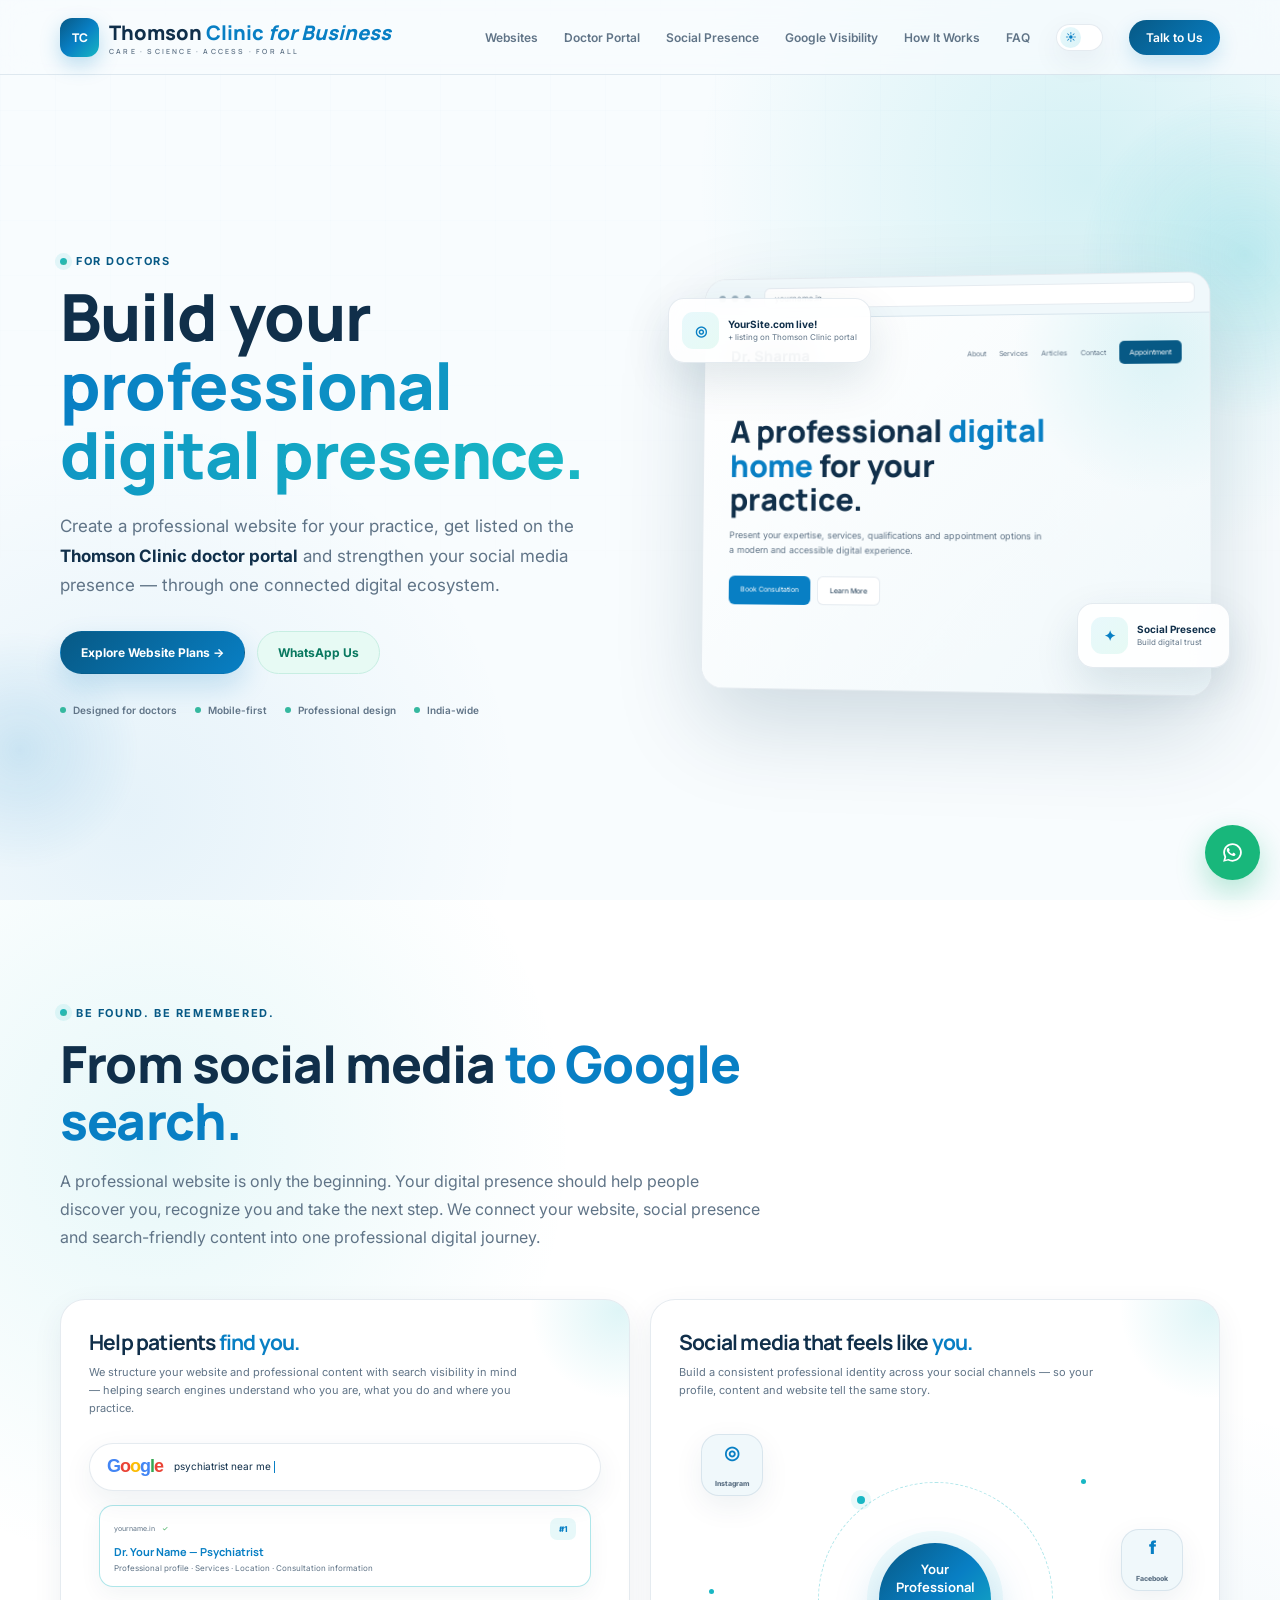
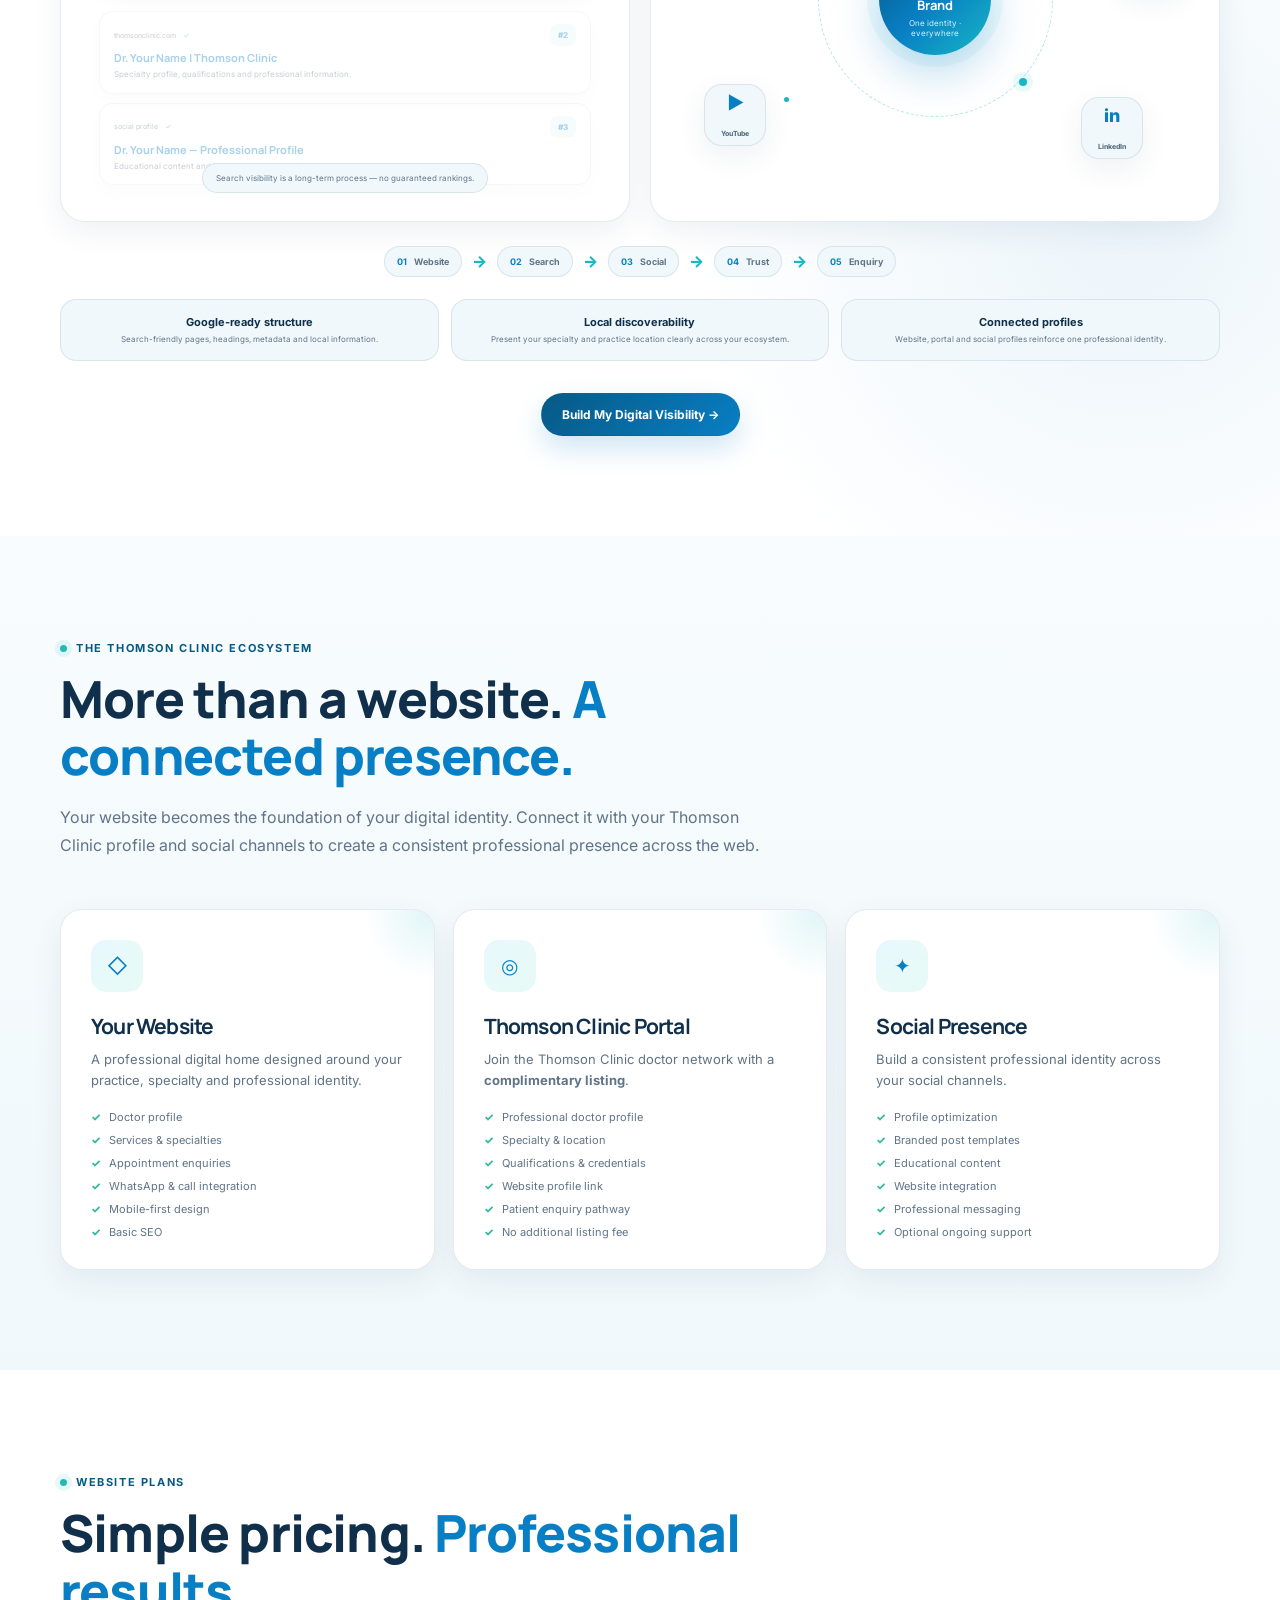
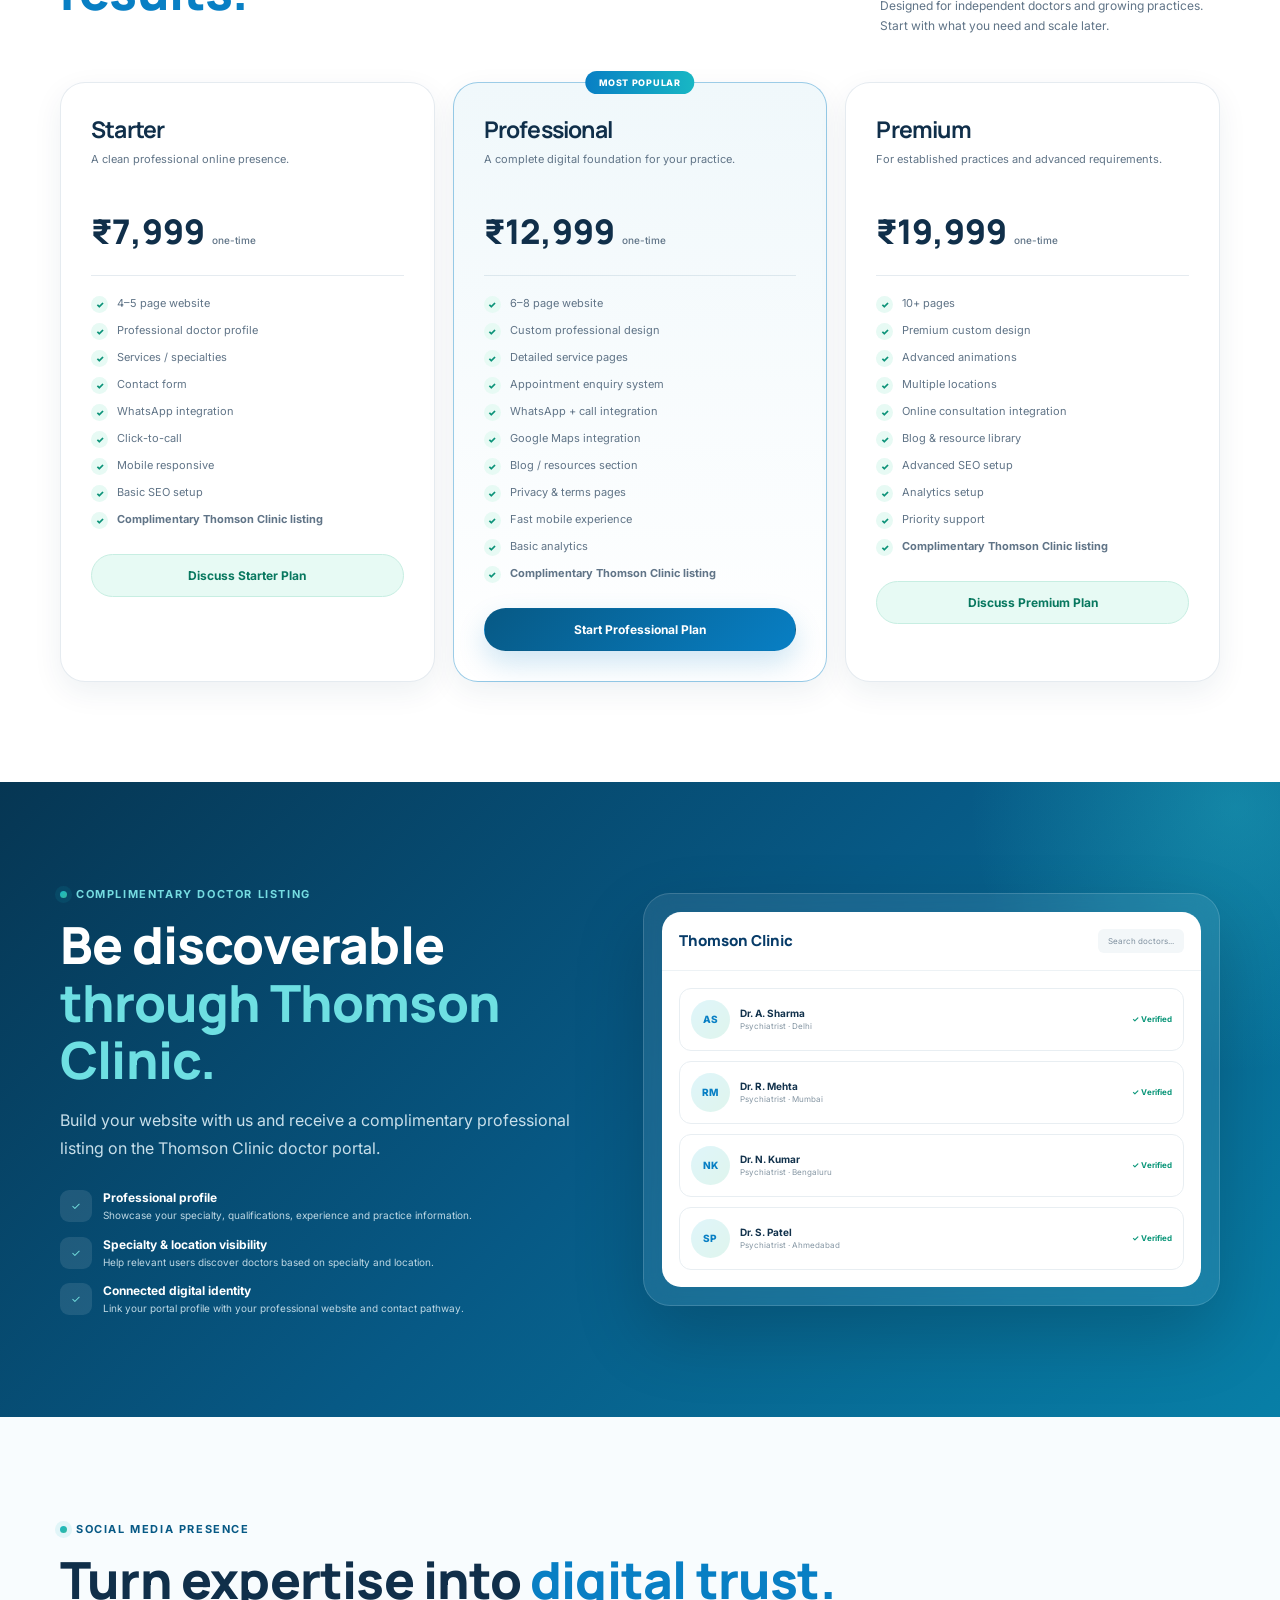
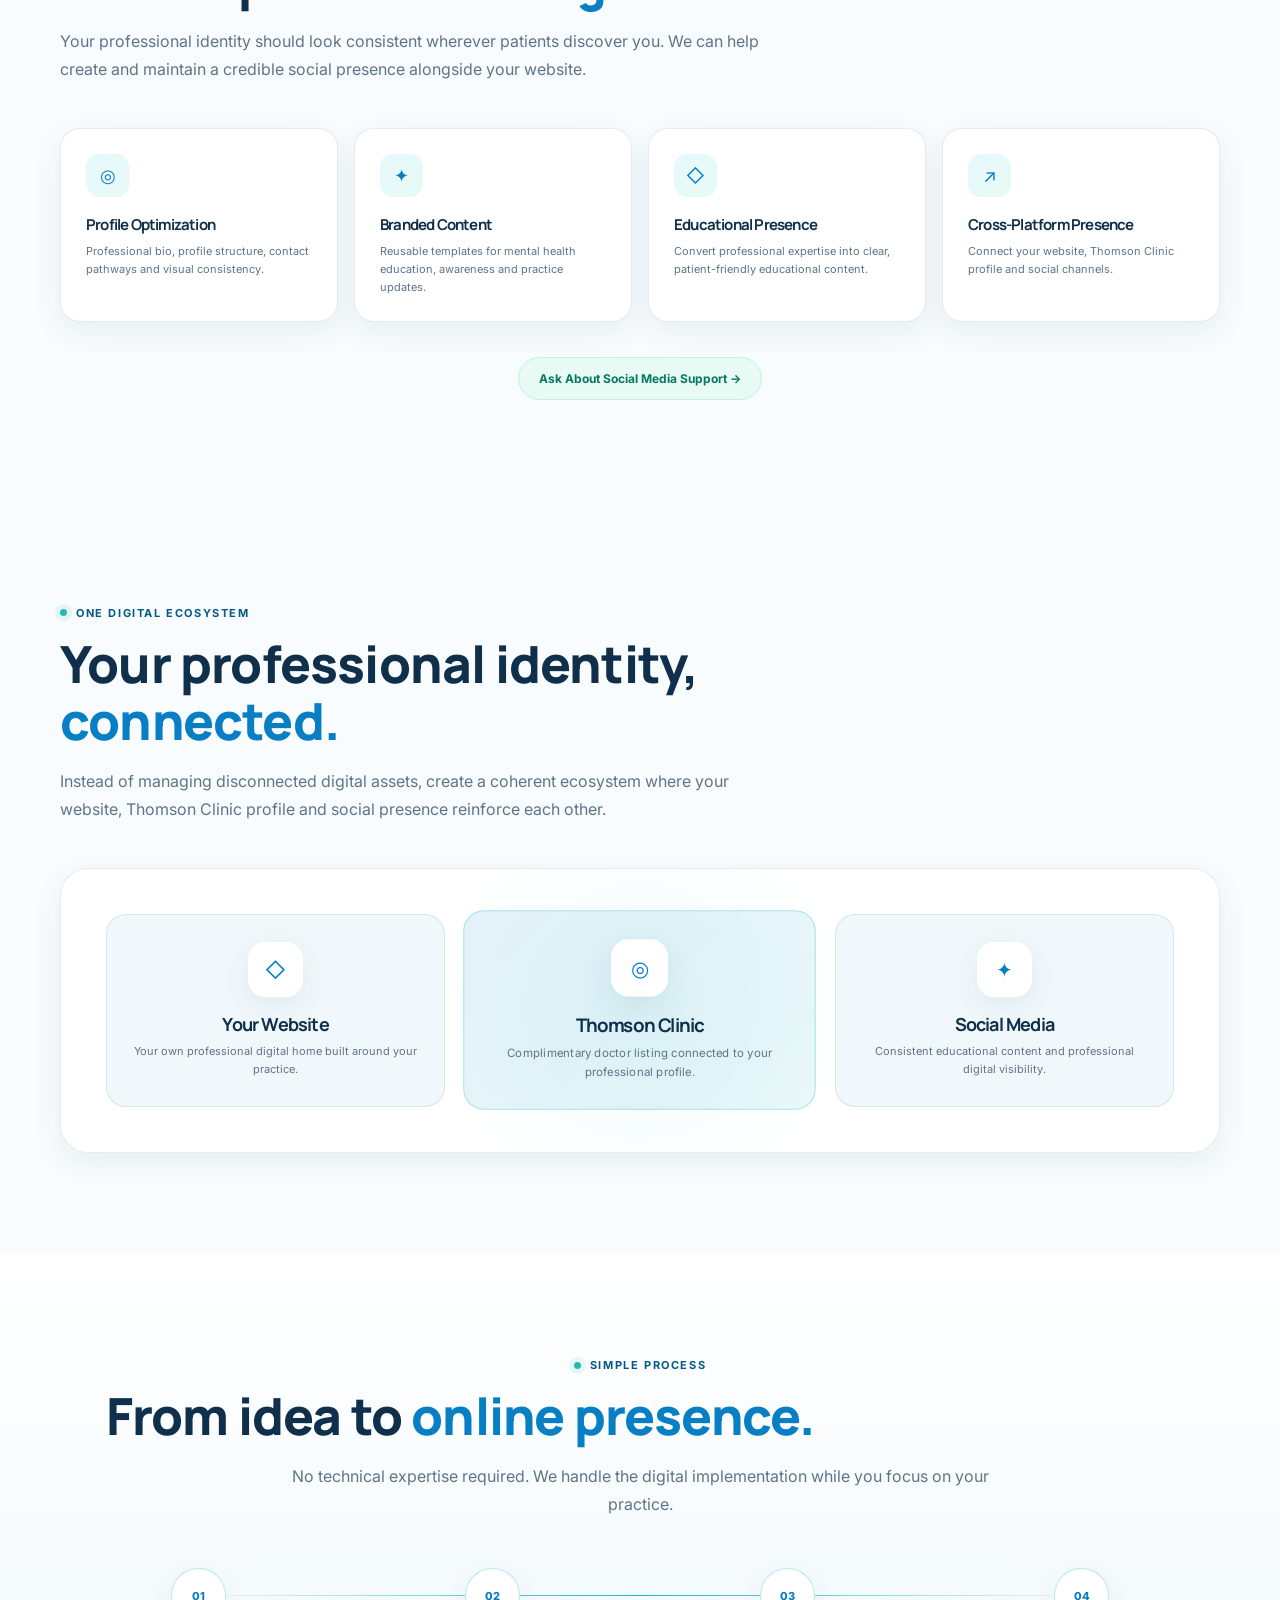
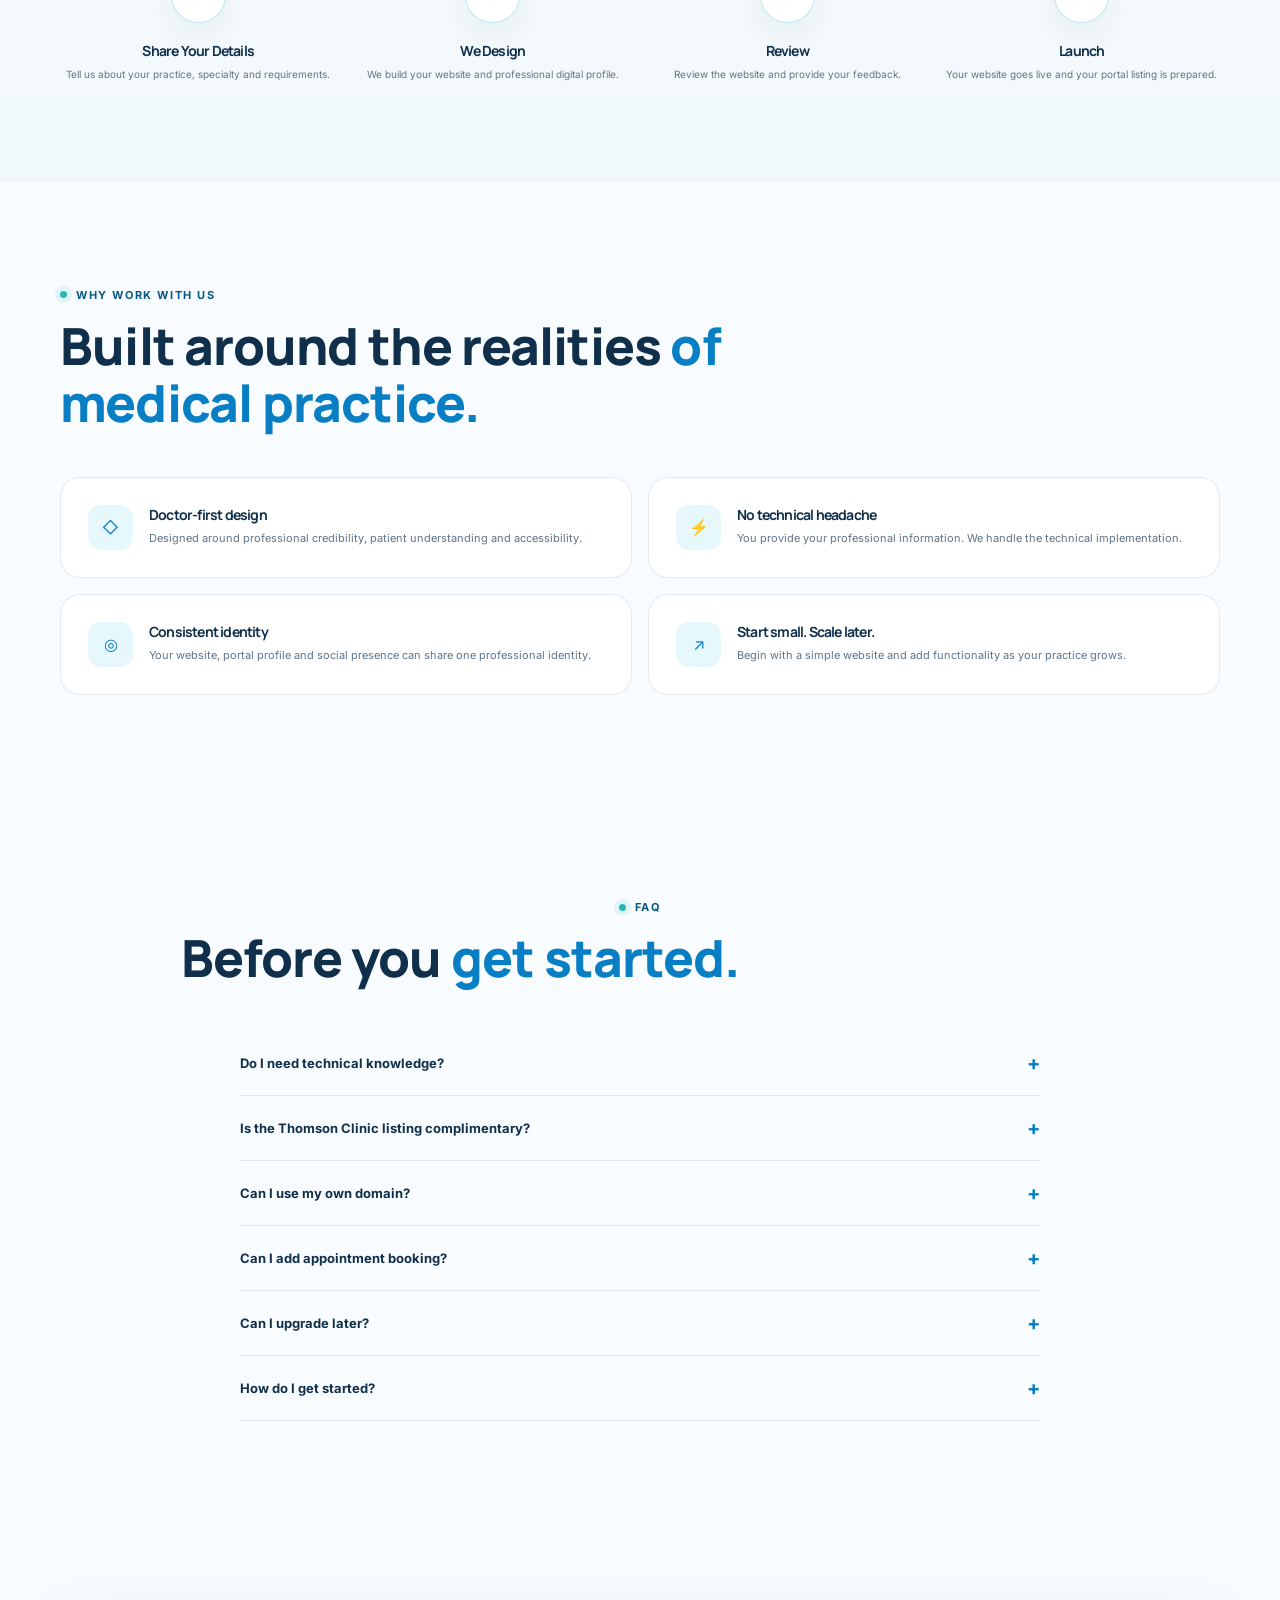
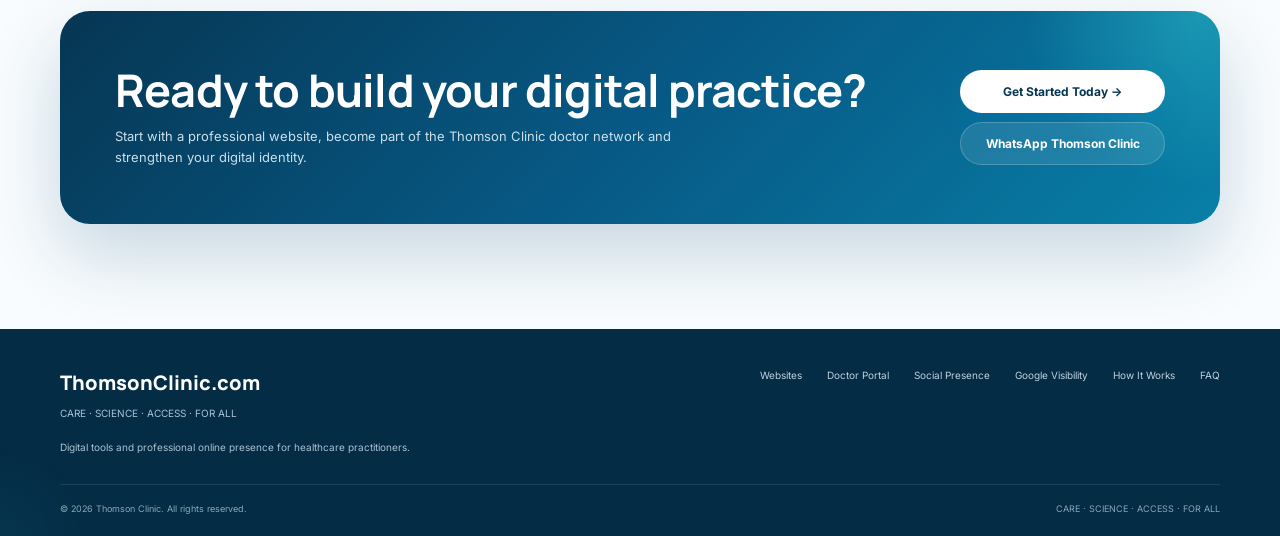
<file: index.html>
<!DOCTYPE html>
<html lang="en">
<head>

<meta charset="UTF-8">

<meta name="viewport"
      content="width=device-width, initial-scale=1.0">

<meta name="description"
      content="Thomson Clinic for Doctors — Professional websites, complimentary doctor portal listing and digital presence solutions for healthcare professionals.">

<meta name="theme-color" content="#075985">

<title>For Doctors | Thomson Clinic</title>


<!-- =====================================================
     FONTS
===================================================== -->

<link rel="preconnect"
      href="https://fonts.googleapis.com">

<link rel="preconnect"
      href="https://fonts.gstatic.com"
      crossorigin>

<link href="https://fonts.googleapis.com/css2?family=Inter:wght@400;500;600;700&family=Manrope:wght@500;600;700;800&display=swap"
      rel="stylesheet">


<style>

/* =====================================================
   THOMSON CLINIC — DOCTORS
   LIGHT + DARK DESIGN SYSTEM
===================================================== */

:root{

    --primary:#075985;
    --primary-2:#087fc4;
    --cyan:#18b7c4;
    --teal:#35b89f;

    --bg:#f8fcfe;
    --surface:#ffffff;
    --surface-2:#f0f8fb;

    --text:#102f4a;
    --text-soft:#607487;

    --border:rgba(7,59,107,.10);

    --shadow:
        0 20px 60px rgba(5,55,85,.09);

    --shadow-small:
        0 10px 30px rgba(5,55,85,.07);

    --hero-glow:
        rgba(24,183,196,.16);

    --radius:22px;

    --ease:
        cubic-bezier(.2,.8,.2,1);

}


/* =====================================================
   DARK MODE
===================================================== */

body.dark{

    --primary:#67d7e1;
    --primary-2:#42bfe0;
    --cyan:#55d9df;
    --teal:#5bd4b9;

    --bg:#07151f;
    --surface:#0c202d;
    --surface-2:#102b3a;

    --text:#edf9fc;
    --text-soft:#9db6c5;

    --border:rgba(157,220,232,.12);

    --shadow:
        0 25px 70px rgba(0,0,0,.30);

    --shadow-small:
        0 12px 35px rgba(0,0,0,.22);

    --hero-glow:
        rgba(24,183,196,.13);

}


/* =====================================================
   RESET
===================================================== */

*{
    margin:0;
    padding:0;
    box-sizing:border-box;
}

html{
    scroll-behavior:smooth;
}

body{

    font-family:"Inter",sans-serif;

    background:
        linear-gradient(
            180deg,
            var(--bg),
            var(--bg)
        );

    color:var(--text);

    overflow-x:hidden;

    transition:
        background .4s ease,
        color .4s ease;
}

body,
button,
a,
div,
section,
header,
footer{

    transition:
        background-color .35s ease,
        border-color .35s ease,
        color .35s ease;
}

a{
    text-decoration:none;
    color:inherit;
}

button{
    font-family:inherit;
}

.container{

    width:min(1160px,92%);

    margin:auto;
}

.section{

    padding:100px 0;

    position:relative;
}

.section-label{

    display:inline-flex;

    align-items:center;

    gap:9px;

    font-size:11px;

    letter-spacing:1.6px;

    text-transform:uppercase;

    font-weight:700;

    color:var(--primary);

    margin-bottom:15px;
}

.section-label::before{

    content:"";

    width:7px;
    height:7px;

    border-radius:50%;

    background:
        linear-gradient(
            135deg,
            var(--cyan),
            var(--teal)
        );

    box-shadow:
        0 0 0 5px
        rgba(24,183,196,.10);
}


/* =====================================================
   TYPOGRAPHY
===================================================== */

h1,
h2,
h3{

    font-family:"Manrope",sans-serif;

    letter-spacing:-.8px;
}

.section-title{

    font-size:
        clamp(34px,4vw,52px);

    line-height:1.12;

    font-weight:800;

    color:var(--text);

    max-width:800px;

    margin-bottom:18px;
}

.section-title span{

    color:var(--primary-2);
}

.section-description{

    max-width:700px;

    font-size:16px;

    line-height:1.75;

    color:var(--text-soft);
}


/* =====================================================
   HEADER
===================================================== */

header{

    position:fixed;

    top:0;
    left:0;

    width:100%;

    z-index:1000;

    background:
        rgba(248,252,254,.78);

    backdrop-filter:
        blur(18px);

    border-bottom:
        1px solid var(--border);
}

body.dark header{

    background:
        rgba(7,21,31,.78);
}

header.scrolled{

    box-shadow:
        0 8px 35px rgba(0,0,0,.06);
}

.nav{

    min-height:74px;

    display:flex;

    align-items:center;

    justify-content:space-between;

    gap:25px;
}


/* =====================================================
   LOGO
===================================================== */

.logo{

    display:flex;

    align-items:center;

    gap:10px;

    font-family:"Manrope",sans-serif;

    font-size:20px;

    font-weight:800;

    color:var(--text);

    white-space:nowrap;
}

.logo-mark{

    width:39px;
    height:39px;

    display:grid;

    place-items:center;

    border-radius:12px;

    color:white;

    font-size:12px;

    font-weight:800;

    background:
        linear-gradient(
            135deg,
            #075985,
            #087fc4,
            #18b7c4
        );

    box-shadow:
        0 8px 20px
        rgba(8,127,196,.25);
}

.logo span{
    color:var(--primary-2);
}

.logo small{

    display:block;

    font-size:7px;

    letter-spacing:2.2px;

    color:var(--text-soft);

    font-weight:600;

    margin-top:1px;
}


/* =====================================================
   NAVIGATION
===================================================== */

.nav-links{

    display:flex;

    align-items:center;

    gap:26px;
}

.nav-links a{

    font-size:12px;

    font-weight:600;

    color:var(--text-soft);

    position:relative;
}

.nav-links a:not(.nav-cta)::after{

    content:"";

    position:absolute;

    left:0;
    bottom:-6px;

    width:0;
    height:2px;

    background:var(--cyan);

    transition:.3s;
}

.nav-links a:hover{

    color:var(--primary-2);
}

.nav-links a:hover::after{

    width:100%;
}


/* =====================================================
   THEME TOGGLE
===================================================== */

.theme-toggle{

    width:47px;
    height:27px;

    border-radius:100px;

    border:1px solid var(--border);

    background:var(--surface);

    cursor:pointer;

    padding:3px;

    position:relative;

    display:flex;

    align-items:center;

    box-shadow:var(--shadow-small);
}

.theme-toggle::before{

    content:"☀";

    width:21px;
    height:21px;

    border-radius:50%;

    display:grid;

    place-items:center;

    background:
        linear-gradient(
            135deg,
            #eaf9fc,
            #d9f3f7
        );

    color:#087fc4;

    font-size:11px;

    transform:translateX(0);

    transition:
        transform .35s var(--ease);
}

body.dark .theme-toggle::before{

    content:"☾";

    transform:translateX(20px);

    background:#163746;

    color:#69dce4;
}


/* NAV CTA */

.nav-cta{

    padding:10px 17px;

    border-radius:100px;

    color:white !important;

    background:
        linear-gradient(
            135deg,
            var(--primary),
            var(--primary-2)
        );

    box-shadow:
        0 8px 20px
        rgba(8,127,196,.18);
}

.nav-cta:hover{

    transform:translateY(-2px);
}


/* MOBILE */

.menu-btn{

    display:none;

    background:none;

    border:0;

    font-size:25px;

    color:var(--text);

    cursor:pointer;
}


/* =====================================================
   HERO
===================================================== */

.hero{

    min-height:100vh;

    padding:
        145px 0
        80px;

    display:flex;

    align-items:center;

    position:relative;

    overflow:hidden;

    background:
        radial-gradient(
            circle at 85% 20%,
            var(--hero-glow),
            transparent 30%
        ),
        radial-gradient(
            circle at 10% 90%,
            rgba(8,127,196,.08),
            transparent 28%
        );
}


/* GRID BACKGROUND */

.hero-grid-bg{

    position:absolute;

    inset:0;

    opacity:.35;

    background-image:

        linear-gradient(
            rgba(8,127,196,.045) 1px,
            transparent 1px
        ),

        linear-gradient(
            90deg,
            rgba(8,127,196,.045) 1px,
            transparent 1px
        );

    background-size:
        55px 55px;

    mask-image:
        linear-gradient(
            to bottom,
            black,
            transparent 80%
        );

    pointer-events:none;
}


/* GLOW ORBS */

.orb{

    position:absolute;

    border-radius:50%;

    filter:blur(1px);

    pointer-events:none;
}

.orb-1{

    width:330px;
    height:330px;

    right:-130px;
    top:90px;

    background:
        radial-gradient(
            circle,
            rgba(24,183,196,.20),
            transparent 70%
        );

    animation:
        orbMove 9s ease-in-out infinite;
}

.orb-2{

    width:240px;
    height:240px;

    left:-100px;
    bottom:30px;

    background:
        radial-gradient(
            circle,
            rgba(8,127,196,.14),
            transparent 70%
        );

    animation:
        orbMove 11s ease-in-out infinite reverse;
}

@keyframes orbMove{

    0%,100%{
        transform:translate(0,0);
    }

    50%{
        transform:translate(15px,-25px);
    }
}


.hero-grid{

    display:grid;

    grid-template-columns:
        1.02fr .98fr;

    gap:65px;

    align-items:center;

    position:relative;

    z-index:2;
}


/* HERO COPY */

.hero h1{

    font-size:
        clamp(43px,5.1vw,65px);

    line-height:1.06;

    font-weight:800;

    color:var(--text);

    max-width:680px;

    margin-bottom:22px;
}

.hero h1 span{

    background:
        linear-gradient(
            90deg,
            var(--primary-2),
            var(--cyan)
        );

    -webkit-background-clip:text;

    background-clip:text;

    color:transparent;
}

.hero-copy{

    color:var(--text-soft);

    font-size:17px;

    line-height:1.75;

    max-width:650px;

    margin-bottom:30px;
}

.hero-copy strong{

    color:var(--text);
}


/* HERO ACTIONS */

.hero-actions{

    display:flex;

    gap:12px;

    flex-wrap:wrap;
}

.btn{

    display:inline-flex;

    align-items:center;

    justify-content:center;

    gap:8px;

    padding:13px 20px;

    border-radius:100px;

    font-size:12px;

    font-weight:700;

    cursor:pointer;

    border:1px solid transparent;

    transition:
        transform .3s var(--ease),
        box-shadow .3s ease,
        background .3s ease;
}

.btn:hover{

    transform:translateY(-3px);
}

.btn-primary{

    color:white;

    background:
        linear-gradient(
            135deg,
            var(--primary),
            var(--primary-2)
        );

    box-shadow:
        0 12px 28px
        rgba(8,127,196,.20);
}

.btn-primary:hover{

    box-shadow:
        0 18px 35px
        rgba(8,127,196,.27);
}

.btn-outline{

    color:var(--text);

    background:var(--surface);

    border-color:var(--border);

    box-shadow:var(--shadow-small);
}

.btn-whatsapp{

    color:#08785f;

    background:#e7faf4;

    border-color:#c7eee2;
}

body.dark .btn-whatsapp{

    color:#66dfbf;

    background:#102e2a;

    border-color:#1d4d44;
}


/* TRUST */

.hero-trust{

    margin-top:30px;

    display:flex;

    flex-wrap:wrap;

    gap:18px;
}

.trust-item{

    display:flex;

    align-items:center;

    gap:7px;

    color:var(--text-soft);

    font-size:10px;

    font-weight:600;
}

.trust-dot{

    width:6px;
    height:6px;

    border-radius:50%;

    background:var(--teal);
}


/* =====================================================
   HERO VISUAL
===================================================== */

.hero-visual{

    min-height:500px;

    display:flex;

    align-items:center;

    justify-content:center;

    position:relative;
}


/* DEVICE */

.device{

    width:min(510px,100%);

    border-radius:22px;

    overflow:hidden;

    background:var(--surface);

    border:1px solid var(--border);

    box-shadow:
        0 35px 90px rgba(5,55,85,.17);

    transform:
        perspective(1100px)
        rotateY(-5deg)
        rotateX(2deg);

    animation:
        deviceFloat 7s ease-in-out infinite;

    transition:
        transform .5s var(--ease);
}

.device:hover{

    transform:
        perspective(1100px)
        rotateY(0)
        rotateX(0)
        translateY(-8px);
}

@keyframes deviceFloat{

    0%,100%{
        transform:
            perspective(1100px)
            rotateY(-5deg)
            rotateX(2deg)
            translateY(0);
    }

    50%{
        transform:
            perspective(1100px)
            rotateY(-3deg)
            rotateX(2deg)
            translateY(-12px);
    }
}

.device-top{

    height:40px;

    display:flex;

    align-items:center;

    gap:6px;

    padding:0 14px;

    background:
        var(--surface-2);

    border-bottom:
        1px solid var(--border);
}

.device-dot{

    width:7px;
    height:7px;

    border-radius:50%;

    background:#9cb1be;
}

.device-address{

    margin-left:8px;

    flex:1;

    height:21px;

    border-radius:6px;

    display:flex;

    align-items:center;

    padding-left:10px;

    font-size:8px;

    color:var(--text-soft);

    background:var(--surface);

    border:1px solid var(--border);
}

.device-screen{

    min-height:375px;

    padding:27px;

    background:
        radial-gradient(
            circle at 90% 10%,
            rgba(24,183,196,.12),
            transparent 25%
        ),
        linear-gradient(
            135deg,
            var(--surface),
            var(--surface-2)
        );
}

.mock-nav{

    display:flex;

    align-items:center;

    justify-content:space-between;

    margin-bottom:48px;
}

.mock-logo{

    font-family:"Manrope",sans-serif;

    font-size:15px;

    font-weight:800;

    color:var(--text);
}

.mock-links{

    display:flex;

    gap:13px;

    align-items:center;

    color:var(--text-soft);

    font-size:7px;
}

.mock-book{

    padding:7px 10px;

    border-radius:5px;

    color:white;

    background:var(--primary);
}

.mock-title{

    font-family:"Manrope",sans-serif;

    font-size:31px;

    line-height:1.12;

    font-weight:800;

    max-width:350px;

    color:var(--text);

    margin-bottom:12px;
}

.mock-title span{

    color:var(--primary-2);
}

.mock-description{

    max-width:320px;

    font-size:9px;

    line-height:1.65;

    color:var(--text-soft);

    margin-bottom:18px;
}

.mock-buttons{

    display:flex;

    gap:7px;
}

.mock-button{

    padding:9px 12px;

    font-size:7px;

    border-radius:6px;

    color:white;

    background:var(--primary-2);
}

.mock-button.alt{

    color:var(--text);

    background:var(--surface);

    border:1px solid var(--border);
}


/* =====================================================
   FLOATING CARDS
===================================================== */

.float-card{

    position:absolute;

    background:
        color-mix(
            in srgb,
            var(--surface) 88%,
            transparent
        );

    backdrop-filter:blur(16px);

    border:1px solid var(--border);

    border-radius:16px;

    padding:13px;

    box-shadow:
        0 18px 45px rgba(5,55,85,.12);

    z-index:4;

    animation:
        floatSmall 5.5s ease-in-out infinite;
}

@keyframes floatSmall{

    0%,100%{
        transform:translateY(0);
    }

    50%{
        transform:translateY(-9px);
    }
}

.float-portal{

    left:-15px;

    top:65px;
}

.float-social{

    right:-10px;

    bottom:65px;

    animation-delay:1.2s;
}

.float-row{

    display:flex;

    align-items:center;

    gap:9px;
}

.float-icon{

    width:37px;
    height:37px;

    display:grid;

    place-items:center;

    border-radius:11px;

    background:
        linear-gradient(
            135deg,
            #e8f8fc,
            #e6faf4
        );

    color:var(--primary-2);

    font-weight:800;

    font-size:14px;
}

.float-title{

    font-size:10px;

    font-weight:700;

    color:var(--text);
}

.float-sub{

    font-size:8px;

    color:var(--text-soft);

    margin-top:2px;
}


/* =====================================================
   ECOSYSTEM
===================================================== */

.ecosystem{

    background:
        linear-gradient(
            180deg,
            var(--bg),
            var(--surface-2)
        );
}

.eco-grid{

    margin-top:50px;

    display:grid;

    grid-template-columns:
        repeat(3,1fr);

    gap:18px;
}

.eco-card{

    position:relative;

    padding:30px;

    border-radius:var(--radius);

    background:var(--surface);

    border:1px solid var(--border);

    overflow:hidden;

    box-shadow:var(--shadow-small);

    transition:
        transform .4s var(--ease),
        box-shadow .4s ease;
}

.eco-card::before{

    content:"";

    position:absolute;

    width:130px;
    height:130px;

    right:-60px;
    top:-60px;

    border-radius:50%;

    background:
        radial-gradient(
            circle,
            rgba(24,183,196,.13),
            transparent 70%
        );
}

.eco-card:hover{

    transform:translateY(-8px);

    box-shadow:var(--shadow);
}

.eco-icon{

    width:52px;
    height:52px;

    display:grid;

    place-items:center;

    border-radius:15px;

    background:
        linear-gradient(
            135deg,
            #e6f8fc,
            #e8faf5
        );

    color:var(--primary-2);

    font-size:20px;

    margin-bottom:20px;
}

.eco-card h3{

    font-size:21px;

    margin-bottom:9px;

    color:var(--text);
}

.eco-card p{

    font-size:13px;

    line-height:1.65;

    color:var(--text-soft);

    margin-bottom:18px;
}

.eco-list{

    list-style:none;

    display:grid;

    gap:9px;
}

.eco-list li{

    display:flex;

    gap:8px;

    font-size:11px;

    color:var(--text-soft);
}

.eco-list li::before{

    content:"✓";

    color:var(--teal);

    font-weight:800;
}


/* =====================================================
   PRICING
===================================================== */

.plans{

    background:var(--surface);
}

.plans-head{

    display:flex;

    align-items:end;

    justify-content:space-between;

    gap:30px;

    margin-bottom:45px;
}

.plans-note{

    max-width:340px;

    font-size:12px;

    line-height:1.7;

    color:var(--text-soft);
}

.plan-grid{

    display:grid;

    grid-template-columns:
        repeat(3,1fr);

    gap:18px;
}

.plan{

    position:relative;

    padding:30px;

    border-radius:25px;

    background:var(--surface);

    border:1px solid var(--border);

    box-shadow:var(--shadow-small);

    transition:
        transform .4s var(--ease),
        box-shadow .4s ease;
}

.plan:hover{

    transform:translateY(-8px);

    box-shadow:var(--shadow);
}

.plan.popular{

    border:
        1.5px solid
        rgba(8,127,196,.40);

    background:
        linear-gradient(
            180deg,
            var(--surface-2),
            var(--surface)
        );
}

.popular-label{

    position:absolute;

    top:-12px;

    left:50%;

    transform:translateX(-50%);

    padding:6px 14px;

    border-radius:100px;

    background:
        linear-gradient(
            90deg,
            var(--primary-2),
            var(--cyan)
        );

    color:white;

    font-size:9px;

    font-weight:800;

    letter-spacing:.7px;
}

.plan h3{

    font-size:23px;

    color:var(--text);

    margin-bottom:6px;
}

.plan-sub{

    color:var(--text-soft);

    font-size:11px;

    line-height:1.5;

    min-height:36px;
}

.price{

    font-family:"Manrope",sans-serif;

    font-size:34px;

    font-weight:800;

    color:var(--text);

    margin:21px 0;
}

.price small{

    font-family:"Inter",sans-serif;

    font-size:10px;

    font-weight:500;

    color:var(--text-soft);
}

.plan-divider{

    height:1px;

    background:var(--border);

    margin-bottom:20px;
}

.plan-features{

    list-style:none;

    display:grid;

    gap:10px;

    margin-bottom:25px;
}

.plan-features li{

    display:flex;

    gap:9px;

    font-size:11px;

    color:var(--text-soft);

    line-height:1.45;
}

.plan-features li::before{

    content:"✓";

    width:17px;
    height:17px;

    flex:none;

    display:grid;

    place-items:center;

    border-radius:50%;

    background:#e7faf4;

    color:#0b9278;

    font-size:9px;

    font-weight:900;
}

.plan .btn{

    width:100%;
}


/* =====================================================
   PORTAL
===================================================== */

.portal-section{

    background:
        linear-gradient(
            135deg,
            #063653,
            #075985,
            #087fa7
        );

    color:white;

    overflow:hidden;
}

.portal-section::before{

    content:"";

    position:absolute;

    width:550px;
    height:550px;

    right:-230px;
    top:-250px;

    border-radius:50%;

    background:
        radial-gradient(
            circle,
            rgba(48,211,219,.30),
            transparent 68%
        );

    animation:
        orbMove 9s infinite;
}

.portal-grid{

    display:grid;

    grid-template-columns:
        .95fr 1.05fr;

    gap:60px;

    align-items:center;

    position:relative;

    z-index:2;
}

.portal-section .section-label{

    color:#75dce1;
}

.portal-section .section-title{

    color:white;
}

.portal-section .section-title span{

    color:#6edfe2;
}

.portal-section .section-description{

    color:#c8dfea;
}


/* BENEFITS */

.portal-benefits{

    margin-top:28px;

    display:grid;

    gap:13px;
}

.portal-benefit{

    display:flex;

    gap:11px;

    align-items:flex-start;
}

.portal-benefit-icon{

    width:32px;
    height:32px;

    flex:none;

    display:grid;

    place-items:center;

    border-radius:9px;

    background:
        rgba(255,255,255,.10);

    color:#75e1df;

    font-size:11px;
}

.portal-benefit strong{

    display:block;

    font-size:12px;

    margin-bottom:3px;
}

.portal-benefit span{

    display:block;

    color:#bed8e4;

    font-size:10px;

    line-height:1.55;
}


/* PORTAL MOCKUP */

.portal-preview{

    padding:18px;

    border-radius:27px;

    background:
        rgba(255,255,255,.08);

    border:1px solid rgba(255,255,255,.15);

    backdrop-filter:blur(14px);

    box-shadow:
        0 30px 70px rgba(0,0,0,.18);
}

.portal-inner{

    background:white;

    border-radius:19px;

    overflow:hidden;

    color:#17324a;
}

.portal-header{

    display:flex;

    align-items:center;

    justify-content:space-between;

    padding:17px;

    border-bottom:1px solid #edf2f5;
}

.portal-logo{

    font-family:"Manrope",sans-serif;

    font-weight:800;

    font-size:15px;

    color:#073b68;
}

.portal-search{

    font-size:8px;

    color:#7f909f;

    padding:7px 10px;

    border-radius:6px;

    background:#f3f7f9;
}

.doctor-list{

    padding:17px;

    display:grid;

    gap:10px;
}

.doctor{

    display:flex;

    align-items:center;

    gap:10px;

    padding:11px;

    border-radius:12px;

    border:1px solid #e8eef2;

    transition:.3s;
}

.doctor:hover{

    transform:translateX(5px);

    border-color:#b8e5eb;
}

.doctor-avatar{

    width:39px;
    height:39px;

    border-radius:50%;

    display:grid;

    place-items:center;

    background:
        linear-gradient(
            135deg,
            #dff5fa,
            #dff5ed
        );

    color:#087fc4;

    font-size:10px;

    font-weight:800;
}

.doctor-name{

    font-size:10px;

    font-weight:700;

    color:#12324c;
}

.doctor-meta{

    font-size:8px;

    color:#8596a3;

    margin-top:2px;
}

.verified{

    margin-left:auto;

    color:#0a9679;

    font-size:8px;

    font-weight:700;
}


/* =====================================================
   SOCIAL
===================================================== */

.social-section{

    background:var(--bg);
}

.social-grid{

    margin-top:45px;

    display:grid;

    grid-template-columns:
        repeat(4,1fr);

    gap:16px;
}

.social-card{

    padding:25px;

    background:var(--surface);

    border:1px solid var(--border);

    border-radius:20px;

    box-shadow:var(--shadow-small);

    transition:
        transform .35s var(--ease),
        box-shadow .35s ease;
}

.social-card:hover{

    transform:translateY(-7px);

    box-shadow:var(--shadow);
}

.social-icon{

    width:43px;
    height:43px;

    display:grid;

    place-items:center;

    border-radius:13px;

    background:
        linear-gradient(
            135deg,
            #e6f8fc,
            #e8faf5
        );

    color:var(--primary-2);

    font-size:18px;

    margin-bottom:17px;
}

.social-card h3{

    font-size:15px;

    color:var(--text);

    margin-bottom:7px;
}

.social-card p{

    font-size:11px;

    line-height:1.65;

    color:var(--text-soft);
}


/* =====================================================
   ECOSYSTEM MAP
===================================================== */

.ecosystem-map{

    margin-top:45px;

    padding:45px;

    border-radius:28px;

    background:var(--surface);

    border:1px solid var(--border);

    box-shadow:var(--shadow-small);

    position:relative;

    overflow:hidden;
}

.ecosystem-map::before{

    content:"";

    position:absolute;

    inset:0;

    background:
        radial-gradient(
            circle at 50% 50%,
            rgba(24,183,196,.07),
            transparent 35%
        );

    pointer-events:none;
}

.map-grid{

    position:relative;

    z-index:2;

    display:grid;

    grid-template-columns:
        1fr 1fr 1fr;

    gap:25px;

    align-items:center;
}

.map-box{

    padding:27px;

    border-radius:20px;

    background:var(--surface-2);

    border:1px solid var(--border);

    text-align:center;

    transition:.35s var(--ease);
}

.map-box:hover{

    transform:translateY(-5px);

    box-shadow:var(--shadow-small);
}

.map-box.center{

    background:
        linear-gradient(
            135deg,
            rgba(8,127,196,.10),
            rgba(24,183,196,.09)
        );

    border-color:
        rgba(24,183,196,.30);

    transform:scale(1.04);
}

.map-box.center:hover{

    transform:
        scale(1.04)
        translateY(-5px);
}

.map-icon{

    width:55px;
    height:55px;

    display:grid;

    place-items:center;

    margin:0 auto 15px;

    border-radius:17px;

    background:var(--surface);

    color:var(--primary-2);

    font-size:20px;

    box-shadow:var(--shadow-small);
}

.map-box h3{

    font-size:18px;

    color:var(--text);

    margin-bottom:7px;
}

.map-box p{

    font-size:11px;

    line-height:1.6;

    color:var(--text-soft);
}



/* =====================================================
   DIGITAL VISIBILITY — SOCIAL + GOOGLE
===================================================== */

.visibility-section{
    background:
        radial-gradient(
            circle at 12% 20%,
            rgba(24,183,196,.10),
            transparent 28%
        ),
        radial-gradient(
            circle at 88% 75%,
            rgba(8,127,196,.08),
            transparent 30%
        ),
        var(--surface);
    overflow:hidden;
}

.visibility-intro{
    max-width:780px;
}

.visibility-dashboard{
    margin-top:48px;
    display:grid;
    grid-template-columns:1fr 1fr;
    gap:20px;
    align-items:stretch;
}

.visibility-panel{
    position:relative;
    overflow:hidden;
    padding:28px;
    border-radius:25px;
    background:var(--surface);
    border:1px solid var(--border);
    box-shadow:var(--shadow-small);
}

.visibility-panel::after{
    content:"";
    position:absolute;
    width:180px;
    height:180px;
    right:-80px;
    top:-80px;
    border-radius:50%;
    background:radial-gradient(
        circle,
        rgba(24,183,196,.14),
        transparent 70%
    );
    pointer-events:none;
}

.visibility-panel h3{
    font-size:21px;
    margin-bottom:7px;
    color:var(--text);
}

.visibility-panel > p{
    color:var(--text-soft);
    font-size:11px;
    line-height:1.65;
    max-width:430px;
}

/* Social orbit */

.social-orbit{
    min-height:350px;
    margin-top:25px;
    position:relative;
    display:grid;
    place-items:center;
}

.orbit-ring{
    position:absolute;
    width:235px;
    height:235px;
    border:1px dashed rgba(24,183,196,.35);
    border-radius:50%;
    animation:orbitSpin 18s linear infinite;
}

.orbit-ring::before,
.orbit-ring::after{
    content:"";
    position:absolute;
    width:8px;
    height:8px;
    border-radius:50%;
    background:var(--cyan);
    box-shadow:0 0 0 6px rgba(24,183,196,.09);
}

.orbit-ring::before{
    top:13px;
    left:38px;
}

.orbit-ring::after{
    right:25px;
    bottom:30px;
}

@keyframes orbitSpin{
    from{transform:rotate(0deg);}
    to{transform:rotate(360deg);}
}

.social-core{
    width:112px;
    height:112px;
    border-radius:50%;
    display:grid;
    place-items:center;
    text-align:center;
    padding:15px;
    color:white;
    background:
        linear-gradient(
            135deg,
            var(--primary),
            var(--primary-2),
            var(--cyan)
        );
    box-shadow:
        0 18px 45px rgba(8,127,196,.28),
        0 0 0 12px rgba(24,183,196,.06);
    animation:corePulse 3.5s ease-in-out infinite;
    position:relative;
    z-index:2;
}

.social-core strong{
    display:block;
    font-family:"Manrope",sans-serif;
    font-size:13px;
}

.social-core span{
    display:block;
    font-size:8px;
    opacity:.85;
    margin-top:4px;
}

@keyframes corePulse{
    0%,100%{transform:scale(1);}
    50%{transform:scale(1.055);}
}

.social-node{
    position:absolute;
    width:62px;
    height:62px;
    border-radius:18px;
    display:grid;
    place-items:center;
    background:var(--surface-2);
    border:1px solid var(--border);
    box-shadow:var(--shadow-small);
    color:var(--primary-2);
    font-size:18px;
    font-weight:800;
    z-index:3;
    transition:.35s var(--ease);
}

.social-node:hover{
    transform:translateY(-7px) scale(1.06);
    box-shadow:var(--shadow);
}

.social-node small{
    display:block;
    font-size:7px;
    color:var(--text-soft);
    margin-top:2px;
}

.node-instagram{top:10px;left:22px;}
.node-facebook{top:105px;right:8px;}
.node-linkedin{bottom:15px;right:48px;}
.node-youtube{bottom:28px;left:25px;}

.social-spark{
    position:absolute;
    width:5px;
    height:5px;
    border-radius:50%;
    background:var(--cyan);
    animation:sparkFloat 4s ease-in-out infinite;
}

.spark-1{top:55px;right:105px;}
.spark-2{bottom:72px;left:105px;animation-delay:1s;}
.spark-3{top:165px;left:30px;animation-delay:2s;}

@keyframes sparkFloat{
    0%,100%{transform:translateY(0);opacity:.45;}
    50%{transform:translateY(-14px);opacity:1;}
}

/* Google search animation */

.google-stage{
    margin-top:25px;
    min-height:350px;
    position:relative;
}

.google-search{
    height:48px;
    border:1px solid var(--border);
    border-radius:100px;
    background:var(--surface);
    box-shadow:var(--shadow-small);
    display:flex;
    align-items:center;
    gap:11px;
    padding:0 17px;
    position:relative;
    z-index:3;
}

.google-logo{
    font-family:Arial,sans-serif;
    font-weight:800;
    font-size:18px;
    letter-spacing:-1px;
}

.google-logo .g-blue{color:#4285f4;}
.google-logo .g-red{color:#ea4335;}
.google-logo .g-yellow{color:#fbbc05;}
.google-logo .g-green{color:#34a853;}

.google-query{
    flex:1;
    color:var(--text);
    font-size:10px;
    overflow:hidden;
    white-space:nowrap;
}

.google-cursor{
    display:inline-block;
    width:1px;
    height:12px;
    background:var(--primary-2);
    vertical-align:middle;
    animation:blink 1s step-end infinite;
}

@keyframes blink{
    50%{opacity:0;}
}

.search-results{
    position:relative;
    margin:14px 10px 0;
    display:grid;
    gap:9px;
}

.search-result{
    background:var(--surface);
    border:1px solid var(--border);
    border-radius:14px;
    padding:12px 14px;
    box-shadow:0 8px 22px rgba(5,55,85,.05);
    transform:translateY(15px);
    opacity:.35;
    transition:
        opacity .6s ease,
        transform .6s var(--ease),
        border-color .4s ease;
}

.search-result.active{
    opacity:1;
    transform:translateY(0);
    border-color:rgba(24,183,196,.35);
}

.search-result-top{
    display:flex;
    align-items:center;
    gap:7px;
    color:var(--text-soft);
    font-size:7px;
    margin-bottom:4px;
}

.search-result-top span{
    color:#34a853;
}

.search-result h4{
    font-family:"Manrope",sans-serif;
    color:var(--primary-2);
    font-size:11px;
    margin-bottom:4px;
}

.search-result p{
    color:var(--text-soft);
    font-size:8px;
    line-height:1.45;
}

.rank-badge{
    margin-left:auto;
    min-width:26px;
    height:22px;
    border-radius:7px;
    display:grid;
    place-items:center;
    font-size:8px;
    font-weight:800;
    color:var(--primary-2);
    background:rgba(24,183,196,.10);
}

.google-note{
    position:absolute;
    left:50%;
    bottom:0;
    transform:translateX(-50%);
    width:max-content;
    max-width:90%;
    padding:9px 13px;
    border-radius:100px;
    background:var(--surface-2);
    border:1px solid var(--border);
    color:var(--text-soft);
    font-size:8px;
    text-align:center;
}

.visibility-flow{
    margin-top:24px;
    display:flex;
    align-items:center;
    justify-content:center;
    gap:10px;
    flex-wrap:wrap;
}

.flow-chip{
    display:flex;
    align-items:center;
    gap:7px;
    padding:9px 12px;
    border-radius:100px;
    background:var(--surface-2);
    border:1px solid var(--border);
    color:var(--text-soft);
    font-size:9px;
    font-weight:700;
}

.flow-chip strong{
    color:var(--primary-2);
}

.flow-arrow{
    color:var(--cyan);
    font-weight:800;
    animation:arrowPulse 1.8s ease-in-out infinite;
}

@keyframes arrowPulse{
    0%,100%{transform:translateX(0);opacity:.6;}
    50%{transform:translateX(4px);opacity:1;}
}

.visibility-bottom{
    margin-top:22px;
    display:grid;
    grid-template-columns:repeat(3,1fr);
    gap:12px;
}

.visibility-mini{
    padding:15px;
    border-radius:16px;
    background:var(--surface-2);
    border:1px solid var(--border);
    text-align:center;
}

.visibility-mini strong{
    display:block;
    color:var(--text);
    font-size:11px;
    margin-bottom:4px;
}

.visibility-mini span{
    display:block;
    color:var(--text-soft);
    font-size:8px;
    line-height:1.5;
}

/* =====================================================
   END DIGITAL VISIBILITY
===================================================== */

/* =====================================================
   PROCESS
===================================================== */

.process{

    background:
        linear-gradient(
            180deg,
            var(--surface),
            var(--surface-2)
        );
}

.process-grid{

    margin-top:50px;

    display:grid;

    grid-template-columns:
        repeat(4,1fr);

    gap:18px;

    position:relative;
}

.process-grid::before{

    content:"";

    position:absolute;

    top:27px;

    left:11%;
    right:11%;

    height:1px;

    background:
        linear-gradient(
            90deg,
            transparent,
            var(--cyan),
            transparent
        );
}

.process-step{

    position:relative;

    z-index:2;

    text-align:center;
}

.process-number{

    width:55px;
    height:55px;

    margin:
        0 auto
        18px;

    display:grid;

    place-items:center;

    border-radius:50%;

    background:var(--surface);

    border:1.5px solid
        rgba(24,183,196,.30);

    color:var(--primary-2);

    font-size:11px;

    font-weight:800;

    box-shadow:var(--shadow-small);
}

.process-step h3{

    font-size:14px;

    color:var(--text);

    margin-bottom:6px;
}

.process-step p{

    font-size:10px;

    color:var(--text-soft);

    line-height:1.6;
}


/* =====================================================
   WHY US
===================================================== */

.why-grid{

    margin-top:45px;

    display:grid;

    grid-template-columns:
        1fr 1fr;

    gap:16px;
}

.why-card{

    display:flex;

    gap:16px;

    padding:27px;

    border-radius:20px;

    background:var(--surface);

    border:1px solid var(--border);

    transition:.35s var(--ease);
}

.why-card:hover{

    transform:translateY(-5px);

    box-shadow:var(--shadow-small);
}

.why-icon{

    flex:none;

    width:45px;
    height:45px;

    display:grid;

    place-items:center;

    border-radius:13px;

    background:#e7f8fc;

    color:var(--primary-2);
}

.why-card h3{

    font-size:14px;

    color:var(--text);

    margin-bottom:6px;
}

.why-card p{

    font-size:11px;

    color:var(--text-soft);

    line-height:1.6;
}


/* =====================================================
   FAQ
===================================================== */

.faq{

    max-width:800px;

    margin:
        45px auto
        0;
}

.faq-item{

    border-bottom:
        1px solid var(--border);
}

.faq-question{

    width:100%;

    border:0;

    background:none;

    padding:20px 0;

    display:flex;

    justify-content:space-between;

    align-items:center;

    color:var(--text);

    font-size:13px;

    font-weight:700;

    text-align:left;

    cursor:pointer;
}

.faq-question span{

    color:var(--primary-2);

    font-size:20px;

    transition:.3s;
}

.faq-item.active
.faq-question span{

    transform:rotate(45deg);
}

.faq-answer{

    max-height:0;

    overflow:hidden;

    transition:
        max-height .4s ease;
}

.faq-answer-inner{

    padding:
        0 0 18px;

    color:var(--text-soft);

    font-size:11px;

    line-height:1.7;
}


/* =====================================================
   CTA
===================================================== */

.final-cta{

    padding:
        90px 0
        105px;

    background:var(--bg);
}

.cta-box{

    position:relative;

    overflow:hidden;

    padding:55px;

    border-radius:30px;

    color:white;

    background:
        linear-gradient(
            135deg,
            #063653,
            #075985,
            #087fa7
        );

    box-shadow:
        0 30px 75px
        rgba(7,59,107,.20);
}

.cta-box::before{

    content:"";

    position:absolute;

    width:380px;
    height:380px;

    right:-170px;
    top:-190px;

    border-radius:50%;

    background:
        radial-gradient(
            circle,
            rgba(61,221,224,.35),
            transparent 65%
        );

    animation:
        orbMove 8s infinite;
}

.cta-content{

    position:relative;

    z-index:2;

    display:flex;

    align-items:center;

    justify-content:space-between;

    gap:35px;
}

.cta-box h2{

    font-size:
        clamp(30px,4vw,45px);

    line-height:1.1;

    margin-bottom:10px;
}

.cta-box p{

    max-width:600px;

    color:#c9e0eb;

    font-size:13px;

    line-height:1.65;
}

.cta-actions{

    display:flex;

    flex-direction:column;

    gap:9px;

    min-width:205px;
}

.cta-actions .btn-primary{

    background:white;

    color:#063653;
}

.cta-actions .btn-whatsapp{

    background:
        rgba(255,255,255,.10);

    color:white;

    border-color:
        rgba(255,255,255,.20);
}


/* =====================================================
   FOOTER
===================================================== */

footer{

    background:#052c45;

    color:white;

    padding:40px 0 22px;
}

.footer-grid{

    display:flex;

    justify-content:space-between;

    gap:35px;

    padding-bottom:28px;

    border-bottom:
        1px solid
        rgba(255,255,255,.10);
}

.footer-logo{

    font-family:"Manrope",sans-serif;

    font-size:20px;

    font-weight:800;

    margin-bottom:9px;
}

.footer-brand p{

    max-width:360px;

    color:#a9c2d0;

    font-size:10px;

    line-height:1.7;
}

.footer-links{

    display:flex;

    gap:25px;

    flex-wrap:wrap;

    align-content:flex-start;
}

.footer-links a{

    color:#bdd1dc;

    font-size:10px;
}

.footer-links a:hover{

    color:white;
}

.footer-bottom{

    padding-top:18px;

    display:flex;

    justify-content:space-between;

    color:#89a8b8;

    font-size:9px;
}


/* =====================================================
   FLOATING WHATSAPP
===================================================== */

.whatsapp-float{

    position:fixed;

    right:20px;
    bottom:20px;

    width:55px;
    height:55px;

    border-radius:50%;

    display:grid;

    place-items:center;

    background:#18b77b;

    color:white;

    font-size:21px;

    z-index:950;

    box-shadow:
        0 12px 30px
        rgba(24,183,123,.32);

    animation:
        whatsappPulse 3s infinite;
}

@keyframes whatsappPulse{

    0%,100%{

        box-shadow:
            0 12px 30px
            rgba(24,183,123,.30);
    }

    50%{

        box-shadow:
            0 12px 35px
            rgba(24,183,123,.45),
            0 0 0 9px
            rgba(24,183,123,.07);
    }
}

.whatsapp-svg{
    width:25px;
    height:25px;
    display:block;
}

.whatsapp-tooltip{

    position:absolute;

    right:68px;

    white-space:nowrap;

    padding:8px 11px;

    border-radius:7px;

    color:white;

    background:#12324a;

    font-size:9px;

    opacity:0;

    transform:translateX(8px);

    pointer-events:none;

    transition:.3s;
}

.whatsapp-float:hover
.whatsapp-tooltip{

    opacity:1;

    transform:translateX(0);
}


/* =====================================================
   REVEAL
===================================================== */

.reveal{

    opacity:0;

    transform:translateY(25px);

    transition:
        opacity .75s ease,
        transform .75s var(--ease);
}

.reveal.visible{

    opacity:1;

    transform:translateY(0);
}


/* =====================================================
   RESPONSIVE
===================================================== */

@media(max-width:1050px){

    .hero-grid{

        grid-template-columns:1fr;

        text-align:center;

        gap:40px;
    }

    .hero-copy{

        margin:auto auto 30px;
    }

    .hero-actions{

        justify-content:center;
    }

    .hero-trust{

        justify-content:center;
    }

    .hero-visual{

        min-height:470px;
    }

    .portal-grid{

        grid-template-columns:1fr;
    }

    .visibility-dashboard{
        grid-template-columns:1fr;
    }

    .social-grid{

        grid-template-columns:
            repeat(2,1fr);
    }

    .process-grid{

        grid-template-columns:
            repeat(2,1fr);

        gap:40px;
    }

    .process-grid::before{

        display:none;
    }

}


@media(max-width:850px){

    .nav-links{

        position:absolute;

        left:4%;
        top:72px;

        width:92%;

        padding:18px;

        background:var(--surface);

        border:1px solid var(--border);

        border-radius:18px;

        box-shadow:var(--shadow);

        flex-direction:column;

        align-items:stretch;

        gap:15px;

        opacity:0;

        pointer-events:none;

        transform:translateY(-10px);

        transition:.3s;
    }

    .nav-links.active{

        opacity:1;

        pointer-events:auto;

        transform:translateY(0);
    }

    .nav-links a{

        padding:5px;
    }

    .nav-cta{

        text-align:center;
    }

    .menu-btn{

        display:block;
    }

    .eco-grid{

        grid-template-columns:1fr;
    }

    .plan-grid{

        grid-template-columns:1fr;
    }

    .plans-head{

        display:block;
    }

    .plans-note{

        margin-top:10px;
    }

    .why-grid{

        grid-template-columns:1fr;
    }

    .visibility-bottom{
        grid-template-columns:1fr;
    }

    .map-grid{

        grid-template-columns:1fr;
    }

    .map-box.center{

        transform:none;
    }

    .map-box.center:hover{

        transform:translateY(-5px);
    }

    .cta-content{

        flex-direction:column;

        align-items:flex-start;
    }

}


@media(max-width:600px){

    .section{

        padding:75px 0;
    }

    .hero{

        padding-top:125px;
    }

    .hero h1{

        font-size:40px;

        letter-spacing:-1.1px;
    }

    .hero-copy{

        font-size:15px;
    }

    .hero-visual{

        min-height:380px;
    }

    .device{

        animation:none;

        transform:none;
    }

    .device:hover{

        transform:translateY(-5px);
    }

    .device-screen{

        min-height:290px;

        padding:20px;
    }

    .mock-title{

        font-size:24px;
    }

    .mock-links{

        display:none;
    }

    .float-card{

        transform:scale(.82);
    }

    .float-portal{

        left:-12px;

        top:20px;
    }

    .float-social{

        right:-12px;

        bottom:15px;
    }

    .social-grid{

        grid-template-columns:1fr;
    }

    .visibility-panel{
        padding:22px;
    }

    .social-orbit,
    .google-stage{
        min-height:310px;
    }

    .orbit-ring{
        width:205px;
        height:205px;
    }

    .social-node{
        transform:scale(.88);
    }

    .node-instagram{left:2px;}
    .node-facebook{right:-4px;}
    .node-linkedin{right:22px;}
    .node-youtube{left:4px;}

    .visibility-flow{
        gap:6px;
    }

    .flow-arrow{
        display:none;
    }

    .process-grid{

        grid-template-columns:1fr;
    }

    .ecosystem-map{

        padding:25px;
    }

    .cta-box{

        padding:35px 25px;

        border-radius:23px;
    }

    .footer-grid{

        flex-direction:column;
    }

    .footer-bottom{

        flex-direction:column;

        gap:7px;
    }

    .whatsapp-float{

        right:15px;
        bottom:15px;

        width:52px;
        height:52px;
    }

}


/* =====================================================
   REDUCED MOTION
===================================================== */

@media(prefers-reduced-motion:reduce){

    *,
    *::before,
    *::after{

        animation-duration:.01ms !important;

        animation-iteration-count:1 !important;

        scroll-behavior:auto !important;

        transition-duration:.01ms !important;
    }

}



/* =====================================================
   VISIBILITY PANELS — DESKTOP SIDE-BY-SIDE
===================================================== */
.visibility-dashboard{
    display:grid !important;
    grid-template-columns:repeat(2,minmax(0,1fr)) !important;
    gap:20px !important;
    align-items:stretch !important;
}

.visibility-dashboard > .visibility-panel{
    min-width:0 !important;
}

@media (max-width:900px){
    .visibility-dashboard{
        grid-template-columns:1fr !important;
    }
}

</style>
</head>



<body>


<!-- =====================================================
     HEADER
===================================================== -->

<header id="header">

<div class="container nav">


<a href="#home" class="logo">

<div class="logo-mark">
    TC
</div>

<div>

    Thomson<span> Clinic <i>for Business</i></span>

    <small>
        CARE · SCIENCE · ACCESS · FOR ALL
    </small>

</div>

</a>



<nav class="nav-links" id="navLinks">

<a href="#websites">
    Websites
</a>

<a href="#portal">
    Doctor Portal
</a>

<a href="#social">
    Social Presence
</a>

<a href="#visibility">
    Google Visibility
</a>

<a href="#process">
    How It Works
</a>

<a href="#faq">
    FAQ
</a>


<!-- THEME -->

<button
    class="theme-toggle"
    id="themeToggle"
    aria-label="Toggle dark mode">
</button>


<a href="#contact"
   class="nav-cta">

    Talk to Us

</a>

</nav>


<button
    class="menu-btn"
    id="menuBtn"
    aria-label="Open navigation">

    ☰

</button>

</div>

</header>



<!-- =====================================================
     HERO
===================================================== -->

<section class="hero">

<div class="hero-grid-bg"></div>

<div class="orb orb-1"></div>

<div class="orb orb-2"></div>


<div class="container hero-grid">


<div class="reveal">


<div class="section-label">
    FOR DOCTORS
</div>


<h1>

    Build your
    <span>professional digital presence.</span>

</h1>


<p class="hero-copy">

    Create a professional website for your practice,
    get listed on the <strong>Thomson Clinic doctor portal</strong>
    and strengthen your social media presence —
    through one connected digital ecosystem.

</p>


<div class="hero-actions">


<a
    href="#websites"
    class="btn btn-primary">

    Explore Website Plans
    →

</a>


<a
    href="#"
    class="btn btn-whatsapp whatsapp-link"
    data-message="Hello Thomson Clinic, I am a doctor and I am interested in creating a professional website for my practice. Please share the details.">

    WhatsApp Us

</a>

</div>


<div class="hero-trust">

<div class="trust-item">
    <span class="trust-dot"></span>
    Designed for doctors
</div>

<div class="trust-item">
    <span class="trust-dot"></span>
    Mobile-first
</div>

<div class="trust-item">
    <span class="trust-dot"></span>
    Professional design
</div>

<div class="trust-item">
    <span class="trust-dot"></span>
    India-wide
</div>

</div>

</div>



<!-- HERO DEVICE -->

<div class="hero-visual reveal">


<div class="device">


<div class="device-top">

<span class="device-dot"></span>
<span class="device-dot"></span>
<span class="device-dot"></span>

<div class="device-address">
    yourname.in
</div>

</div>


<div class="device-screen">


<div class="mock-nav">

<div class="mock-logo">
    Dr. Sharma
</div>

<div class="mock-links">

<span>
    About
</span>

<span>
    Services
</span>

<span>
    Articles
</span>

<span>
    Contact
</span>

<span class="mock-book">
    Appointment
</span>

</div>

</div>


<div class="mock-title">

    A professional
    <span>digital home</span>
    for your practice.

</div>


<div class="mock-description">

    Present your expertise, services,
    qualifications and appointment
    options in a modern and accessible
    digital experience.

</div>


<div class="mock-buttons">

<div class="mock-button">
    Book Consultation
</div>

<div class="mock-button alt">
    Learn More
</div>

</div>


</div>

</div>



<!-- FLOATING PORTAL -->

<div class="float-card float-portal">

<div class="float-row">

<div class="float-icon">
    ◎
</div>

<div>

<div class="float-title">
    YourSite.com live!
</div>

<div class="float-sub">
    + listing on Thomson Clinic portal
</div>

</div>

</div>

</div>



<!-- FLOATING SOCIAL -->

<div class="float-card float-social">

<div class="float-row">

<div class="float-icon">
    ✦
</div>

<div>

<div class="float-title">
    Social Presence
</div>

<div class="float-sub">
    Build digital trust
</div>

</div>

</div>

</div>


</div>

</div>

</section>


<!-- =====================================================
     SOCIAL MEDIA + GOOGLE VISIBILITY
===================================================== -->

<section
    class="section visibility-section"
    id="visibility">

<div class="container">

<div class="visibility-intro reveal">

<div class="section-label">
    BE FOUND. BE REMEMBERED.
</div>

<h2 class="section-title">

    From social media
    <span>to Google search.</span>

</h2>

<p class="section-description">

    A professional website is only the beginning.
    Your digital presence should help people discover
    you, recognize you and take the next step.
    We connect your website, social presence and
    search-friendly content into one professional
    digital journey.

</p>

</div>


<div class="visibility-dashboard">


<!-- GOOGLE PANEL -->

<div class="visibility-panel reveal">

<h3>
    Help patients <span style="color:var(--primary-2);">find you.</span>
</h3>

<p>
    We structure your website and professional content
    with search visibility in mind — helping search
    engines understand who you are, what you do and
    where you practice.
</p>


<div class="google-stage">

<div class="google-search">

<div class="google-logo">
    <span class="g-blue">G</span><span class="g-red">o</span><span class="g-yellow">o</span><span class="g-blue">g</span><span class="g-green">l</span><span class="g-red">e</span>
</div>

<div class="google-query">
    <span id="googleQuery">psychiatrist near me</span>
    <span class="google-cursor"></span>
</div>

</div>


<div class="search-results">


<div class="search-result active">

<div class="search-result-top">
    yourname.in
    <span>✓</span>
    <div class="rank-badge">#1</div>
</div>

<h4>
    Dr. Your Name — Psychiatrist
</h4>

<p>
    Professional profile · Services · Location ·
    Consultation information
</p>

</div>



<div class="search-result">

<div class="search-result-top">
    thomsonclinic.com
    <span>✓</span>
    <div class="rank-badge">#2</div>
</div>

<h4>
    Dr. Your Name | Thomson Clinic
</h4>

<p>
    Specialty profile, qualifications and
    professional information.
</p>

</div>



<div class="search-result">

<div class="search-result-top">
    social profile
    <span>✓</span>
    <div class="rank-badge">#3</div>
</div>

<h4>
    Dr. Your Name — Professional Profile
</h4>

<p>
    Educational content and links back to
    your professional website.
</p>

</div>

</div>


<div class="google-note">
    Search visibility is a long-term process — no guaranteed rankings.
</div>

</div>

</div>





<!-- SOCIAL MEDIA PANEL -->

<div class="visibility-panel reveal">

<h3>
    Social media that feels like <span style="color:var(--primary-2);">you.</span>
</h3>

<p>
    Build a consistent professional identity across
    your social channels — so your profile, content
    and website tell the same story.
</p>


<div class="social-orbit">

<div class="orbit-ring"></div>

<div class="social-core">

<div>
<strong>
    Your<br>Professional<br>Brand
</strong>

<span>
    One identity · everywhere
</span>
</div>

</div>


<div class="social-node node-instagram">
    ◎
    <small>Instagram</small>
</div>

<div class="social-node node-facebook">
    f
    <small>Facebook</small>
</div>

<div class="social-node node-linkedin">
    in
    <small>LinkedIn</small>
</div>

<div class="social-node node-youtube">
    ▶
    <small>YouTube</small>
</div>


<span class="social-spark spark-1"></span>
<span class="social-spark spark-2"></span>
<span class="social-spark spark-3"></span>

</div>

</div>

</div>





<div class="visibility-flow reveal">

<div class="flow-chip">
    <strong>01</strong> Website
</div>

<div class="flow-arrow">→</div>

<div class="flow-chip">
    <strong>02</strong> Search
</div>

<div class="flow-arrow">→</div>

<div class="flow-chip">
    <strong>03</strong> Social
</div>

<div class="flow-arrow">→</div>

<div class="flow-chip">
    <strong>04</strong> Trust
</div>

<div class="flow-arrow">→</div>

<div class="flow-chip">
    <strong>05</strong> Enquiry
</div>

</div>


<div class="visibility-bottom">

<div class="visibility-mini reveal">

<strong>
    Google-ready structure
</strong>

<span>
    Search-friendly pages, headings,
    metadata and local information.
</span>

</div>

<div class="visibility-mini reveal">

<strong>
    Local discoverability
</strong>

<span>
    Present your specialty and practice
    location clearly across your ecosystem.
</span>

</div>

<div class="visibility-mini reveal">

<strong>
    Connected profiles
</strong>

<span>
    Website, portal and social profiles
    reinforce one professional identity.
</span>

</div>

</div>


<div
    style="text-align:center;margin-top:32px;"
    class="reveal">

<a
    href="#"
    class="btn btn-primary whatsapp-link"
    data-message="Hello Thomson Clinic, I am interested in improving my professional social media presence and Google search visibility. Please share the available options.">

    Build My Digital Visibility →

</a>

</div>

</div>

</section>






<!-- =====================================================
     ECOSYSTEM
===================================================== -->

<section class="section ecosystem">

<div class="container">


<div class="reveal">

<div class="section-label">
    THE THOMSON CLINIC ECOSYSTEM
</div>

<h2 class="section-title">

    More than a website.
    <span>A connected presence.</span>

</h2>

<p class="section-description">

    Your website becomes the foundation of your digital
    identity. Connect it with your Thomson Clinic profile
    and social channels to create a consistent professional
    presence across the web.

</p>

</div>



<div class="eco-grid">


<div class="eco-card reveal">

<div class="eco-icon">
    ◇
</div>

<h3>
    Your Website
</h3>

<p>

    A professional digital home designed
    around your practice, specialty and
    professional identity.

</p>

<ul class="eco-list">

<li>
    Doctor profile
</li>

<li>
    Services & specialties
</li>

<li>
    Appointment enquiries
</li>

<li>
    WhatsApp & call integration
</li>

<li>
    Mobile-first design
</li>

<li>
    Basic SEO
</li>

</ul>

</div>



<div class="eco-card reveal">

<div class="eco-icon">
    ◎
</div>

<h3>
    Thomson Clinic Portal
</h3>

<p>

    Join the Thomson Clinic doctor network
    with a <strong>complimentary listing</strong>.

</p>

<ul class="eco-list">

<li>
    Professional doctor profile
</li>

<li>
    Specialty & location
</li>

<li>
    Qualifications & credentials
</li>

<li>
    Website profile link
</li>

<li>
    Patient enquiry pathway
</li>

<li>
    No additional listing fee
</li>

</ul>

</div>



<div class="eco-card reveal">

<div class="eco-icon">
    ✦
</div>

<h3>
    Social Presence
</h3>

<p>

    Build a consistent professional identity
    across your social channels.

</p>

<ul class="eco-list">

<li>
    Profile optimization
</li>

<li>
    Branded post templates
</li>

<li>
    Educational content
</li>

<li>
    Website integration
</li>

<li>
    Professional messaging
</li>

<li>
    Optional ongoing support
</li>

</ul>

</div>


</div>

</div>

</section>



<!-- =====================================================
     WEBSITE PLANS
===================================================== -->

<section
    class="section plans"
    id="websites">

<div class="container">


<div class="plans-head reveal">

<div>

<div class="section-label">
    WEBSITE PLANS
</div>

<h2 class="section-title">

    Simple pricing.
    <span>Professional results.</span>

</h2>

</div>


<p class="plans-note">

    Designed for independent doctors and
    growing practices. Start with what you
    need and scale later.

</p>

</div>



<div class="plan-grid">


<!-- STARTER -->

<div class="plan reveal">

<h3>
    Starter
</h3>

<p class="plan-sub">
    A clean professional online presence.
</p>

<div class="price">

    ₹7,999

    <small>
        one-time
    </small>

</div>

<div class="plan-divider"></div>


<ul class="plan-features">

<li>
    4–5 page website
</li>

<li>
    Professional doctor profile
</li>

<li>
    Services / specialties
</li>

<li>
    Contact form
</li>

<li>
    WhatsApp integration
</li>

<li>
    Click-to-call
</li>

<li>
    Mobile responsive
</li>

<li>
    Basic SEO setup
</li>

<li>
    <strong>
        Complimentary Thomson Clinic listing
    </strong>
</li>

</ul>


<a
    href="#"
    class="btn btn-whatsapp whatsapp-link"
    data-message="Hello Thomson Clinic, I am interested in the ₹7,999 Starter website package. Please share the details and process.">

    Discuss Starter Plan

</a>

</div>



<!-- PROFESSIONAL -->

<div class="plan popular reveal">

<div class="popular-label">
    MOST POPULAR
</div>

<h3>
    Professional
</h3>

<p class="plan-sub">
    A complete digital foundation for your practice.
</p>

<div class="price">

    ₹12,999

    <small>
        one-time
    </small>

</div>

<div class="plan-divider"></div>


<ul class="plan-features">

<li>
    6–8 page website
</li>

<li>
    Custom professional design
</li>

<li>
    Detailed service pages
</li>

<li>
    Appointment enquiry system
</li>

<li>
    WhatsApp + call integration
</li>

<li>
    Google Maps integration
</li>

<li>
    Blog / resources section
</li>

<li>
    Privacy & terms pages
</li>

<li>
    Fast mobile experience
</li>

<li>
    Basic analytics
</li>

<li>
    <strong>
        Complimentary Thomson Clinic listing
    </strong>
</li>

</ul>


<a
    href="#"
    class="btn btn-primary whatsapp-link"
    data-message="Hello Thomson Clinic, I am interested in the ₹12,999 Professional website package. Please explain the process and requirements.">

    Start Professional Plan

</a>

</div>



<!-- PREMIUM -->

<div class="plan reveal">

<h3>
    Premium
</h3>

<p class="plan-sub">
    For established practices and advanced requirements.
</p>

<div class="price">

    ₹19,999

    <small>
        one-time
    </small>

</div>

<div class="plan-divider"></div>


<ul class="plan-features">

<li>
    10+ pages
</li>

<li>
    Premium custom design
</li>

<li>
    Advanced animations
</li>

<li>
    Multiple locations
</li>

<li>
    Online consultation integration
</li>

<li>
    Blog & resource library
</li>

<li>
    Advanced SEO setup
</li>

<li>
    Analytics setup
</li>

<li>
    Priority support
</li>

<li>
    <strong>
        Complimentary Thomson Clinic listing
    </strong>
</li>

</ul>


<a
    href="#"
    class="btn btn-whatsapp whatsapp-link"
    data-message="Hello Thomson Clinic, I am interested in the ₹19,999 Premium website package. I would like to discuss my requirements.">

    Discuss Premium Plan

</a>

</div>


</div>

</div>

</section>



<!-- =====================================================
     PORTAL
===================================================== -->

<section
    class="section portal-section"
    id="portal">

<div class="container portal-grid">


<div class="reveal">

<div class="section-label">
    COMPLIMENTARY DOCTOR LISTING
</div>


<h2 class="section-title">

    Be discoverable
    <span>through Thomson Clinic.</span>

</h2>


<p class="section-description">

    Build your website with us and receive
    a complimentary professional listing on
    the Thomson Clinic doctor portal.

</p>


<div class="portal-benefits">


<div class="portal-benefit">

<div class="portal-benefit-icon">
    ✓
</div>

<div>

<strong>
    Professional profile
</strong>

<span>
    Showcase your specialty, qualifications,
    experience and practice information.
</span>

</div>

</div>



<div class="portal-benefit">

<div class="portal-benefit-icon">
    ✓
</div>

<div>

<strong>
    Specialty & location visibility
</strong>

<span>
    Help relevant users discover doctors
    based on specialty and location.
</span>

</div>

</div>



<div class="portal-benefit">

<div class="portal-benefit-icon">
    ✓
</div>

<div>

<strong>
    Connected digital identity
</strong>

<span>
    Link your portal profile with your
    professional website and contact pathway.
</span>

</div>

</div>


</div>

</div>



<!-- PORTAL UI -->

<div class="portal-preview reveal">

<div class="portal-inner">


<div class="portal-header">

<div class="portal-logo">
    Thomson Clinic
</div>

<div class="portal-search">
    Search doctors...
</div>

</div>


<div class="doctor-list">


<div class="doctor">

<div class="doctor-avatar">
    AS
</div>

<div>

<div class="doctor-name">
    Dr. A. Sharma
</div>

<div class="doctor-meta">
    Psychiatrist · Delhi
</div>

</div>

<div class="verified">
    ✓ Verified
</div>

</div>



<div class="doctor">

<div class="doctor-avatar">
    RM
</div>

<div>

<div class="doctor-name">
    Dr. R. Mehta
</div>

<div class="doctor-meta">
    Psychiatrist · Mumbai
</div>

</div>

<div class="verified">
    ✓ Verified
</div>

</div>



<div class="doctor">

<div class="doctor-avatar">
    NK
</div>

<div>

<div class="doctor-name">
    Dr. N. Kumar
</div>

<div class="doctor-meta">
    Psychiatrist · Bengaluru
</div>

</div>

<div class="verified">
    ✓ Verified
</div>

</div>



<div class="doctor">

<div class="doctor-avatar">
    SP
</div>

<div>

<div class="doctor-name">
    Dr. S. Patel
</div>

<div class="doctor-meta">
    Psychiatrist · Ahmedabad
</div>

</div>

<div class="verified">
    ✓ Verified
</div>

</div>


</div>

</div>

</div>

</div>

</section>



<!-- =====================================================
     SOCIAL MEDIA
===================================================== -->

<section
    class="section social-section"
    id="social">

<div class="container">


<div class="reveal">

<div class="section-label">
    SOCIAL MEDIA PRESENCE
</div>

<h2 class="section-title">

    Turn expertise into
    <span>digital trust.</span>

</h2>

<p class="section-description">

    Your professional identity should look consistent
    wherever patients discover you. We can help create
    and maintain a credible social presence alongside
    your website.

</p>

</div>



<div class="social-grid">


<div class="social-card reveal">

<div class="social-icon">
    ◎
</div>

<h3>
    Profile Optimization
</h3>

<p>
    Professional bio, profile structure,
    contact pathways and visual consistency.
</p>

</div>



<div class="social-card reveal">

<div class="social-icon">
    ✦
</div>

<h3>
    Branded Content
</h3>

<p>
    Reusable templates for mental health
    education, awareness and practice updates.
</p>

</div>



<div class="social-card reveal">

<div class="social-icon">
    ◇
</div>

<h3>
    Educational Presence
</h3>

<p>
    Convert professional expertise into
    clear, patient-friendly educational content.
</p>

</div>



<div class="social-card reveal">

<div class="social-icon">
    ↗
</div>

<h3>
    Cross-Platform Presence
</h3>

<p>
    Connect your website, Thomson Clinic
    profile and social channels.
</p>

</div>


</div>


<div
    style="
        text-align:center;
        margin-top:35px;
    "
    class="reveal">

<a
    href="#"
    class="btn btn-whatsapp whatsapp-link"
    data-message="Hello Thomson Clinic, I am interested in professional social media support for my medical practice. Please share the available options.">

    Ask About Social Media Support →

</a>

</div>

</div>

</section>




<!-- =====================================================
     DIGITAL ECOSYSTEM
===================================================== -->

<section class="section">

<div class="container">


<div class="reveal">

<div class="section-label">
    ONE DIGITAL ECOSYSTEM
</div>

<h2 class="section-title">

    Your professional identity,
    <span>connected.</span>

</h2>

<p class="section-description">

    Instead of managing disconnected digital assets,
    create a coherent ecosystem where your website,
    Thomson Clinic profile and social presence
    reinforce each other.

</p>

</div>


<div class="ecosystem-map reveal">


<div class="map-grid">


<div class="map-box">

<div class="map-icon">
    ◇
</div>

<h3>
    Your Website
</h3>

<p>
    Your own professional digital home
    built around your practice.
</p>

</div>



<div class="map-box center">

<div class="map-icon">
    ◎
</div>

<h3>
    Thomson Clinic
</h3>

<p>
    Complimentary doctor listing connected
    to your professional profile.
</p>

</div>



<div class="map-box">

<div class="map-icon">
    ✦
</div>

<h3>
    Social Media
</h3>

<p>
    Consistent educational content and
    professional digital visibility.
</p>

</div>


</div>

</div>

</div>

</section>



<!-- =====================================================
     PROCESS
===================================================== -->

<section
    class="section process"
    id="process">

<div class="container">


<div
    style="text-align:center;"
    class="reveal">

<div class="section-label">
    SIMPLE PROCESS
</div>

<h2 class="section-title">

    From idea to
    <span>online presence.</span>

</h2>

<p
    class="section-description"
    style="margin:auto;">

    No technical expertise required.
    We handle the digital implementation while
    you focus on your practice.

</p>

</div>



<div class="process-grid">


<div class="process-step reveal">

<div class="process-number">
    01
</div>

<h3>
    Share Your Details
</h3>

<p>
    Tell us about your practice,
    specialty and requirements.
</p>

</div>



<div class="process-step reveal">

<div class="process-number">
    02
</div>

<h3>
    We Design
</h3>

<p>
    We build your website and
    professional digital profile.
</p>

</div>



<div class="process-step reveal">

<div class="process-number">
    03
</div>

<h3>
    Review
</h3>

<p>
    Review the website and
    provide your feedback.
</p>

</div>



<div class="process-step reveal">

<div class="process-number">
    04
</div>

<h3>
    Launch
</h3>

<p>
    Your website goes live and
    your portal listing is prepared.
</p>

</div>


</div>

</div>

</section>



<!-- =====================================================
     WHY
===================================================== -->

<section class="section">

<div class="container">


<div class="reveal">

<div class="section-label">
    WHY WORK WITH US
</div>

<h2 class="section-title">

    Built around the realities
    <span>of medical practice.</span>

</h2>

</div>


<div class="why-grid">


<div class="why-card reveal">

<div class="why-icon">
    ◇
</div>

<div>

<h3>
    Doctor-first design
</h3>

<p>
    Designed around professional credibility,
    patient understanding and accessibility.
</p>

</div>

</div>



<div class="why-card reveal">

<div class="why-icon">
    ⚡
</div>

<div>

<h3>
    No technical headache
</h3>

<p>
    You provide your professional information.
    We handle the technical implementation.
</p>

</div>

</div>



<div class="why-card reveal">

<div class="why-icon">
    ◎
</div>

<div>

<h3>
    Consistent identity
</h3>

<p>
    Your website, portal profile and social
    presence can share one professional identity.
</p>

</div>

</div>



<div class="why-card reveal">

<div class="why-icon">
    ↗
</div>

<div>

<h3>
    Start small. Scale later.
</h3>

<p>
    Begin with a simple website and add
    functionality as your practice grows.
</p>

</div>

</div>


</div>

</div>

</section>



<!-- =====================================================
     FAQ
===================================================== -->

<section
    class="section"
    id="faq">

<div class="container">


<div
    style="text-align:center;"
    class="reveal">

<div class="section-label">
    FAQ
</div>

<h2 class="section-title">

    Before you
    <span>get started.</span>

</h2>

</div>


<div class="faq">


<div class="faq-item">

<button class="faq-question">

    Do I need technical knowledge?

    <span>+</span>

</button>

<div class="faq-answer">

<div class="faq-answer-inner">

    No. You provide your professional details,
    photographs and content. We handle the website
    development and deployment.

</div>

</div>

</div>



<div class="faq-item">

<button class="faq-question">

    Is the Thomson Clinic listing complimentary?

    <span>+</span>

</button>

<div class="faq-answer">

<div class="faq-answer-inner">

    Yes. The doctor portal listing is offered as
    a complimentary benefit with the website service.
    Any future optional paid services would be
    communicated separately.

</div>

</div>

</div>



<div class="faq-item">

<button class="faq-question">

    Can I use my own domain?

    <span>+</span>

</button>

<div class="faq-answer">

<div class="faq-answer-inner">

    Yes. You can use an existing domain or register
    a new professional domain. Domain and third-party
    service charges, where applicable, are separate.

</div>

</div>

</div>



<div class="faq-item">

<button class="faq-question">

    Can I add appointment booking?

    <span>+</span>

</button>

<div class="faq-answer">

<div class="faq-answer-inner">

    Yes. Appointment enquiry forms, WhatsApp,
    telephone, Google Maps and supported booking
    integrations can be incorporated according
    to your requirements.

</div>

</div>

</div>



<div class="faq-item">

<button class="faq-question">

    Can I upgrade later?

    <span>+</span>

</button>

<div class="faq-answer">

<div class="faq-answer-inner">

    Yes. You can begin with the Starter package
    and add pages, functionality and digital services
    as your practice grows.

</div>

</div>

</div>



<div class="faq-item">

<button class="faq-question">

    How do I get started?

    <span>+</span>

</button>

<div class="faq-answer">

<div class="faq-answer-inner">

    Send us a WhatsApp message with your name,
    specialty, city and what you want from your
    website. We will discuss the requirements
    and recommend the appropriate option.

</div>

</div>

</div>


</div>

</div>

</section>



<!-- =====================================================
     FINAL CTA
===================================================== -->

<section
    class="final-cta"
    id="contact">

<div class="container">


<div class="cta-box reveal">


<div class="cta-content">


<div>

<h2>
    Ready to build your
    digital practice?
</h2>

<p>

    Start with a professional website,
    become part of the Thomson Clinic doctor
    network and strengthen your digital identity.

</p>

</div>


<div class="cta-actions">


<a
    href="#"
    class="btn btn-primary whatsapp-link"
    data-message="Hello Thomson Clinic, I would like to build a professional website for my medical practice. Please contact me to discuss the requirements.">

    Get Started Today →

</a>


<a
    href="#"
    class="btn btn-whatsapp whatsapp-link"
    data-message="Hello Thomson Clinic, I am a doctor interested in your website + complimentary Thomson Clinic portal listing. Please share the details.">

    WhatsApp Thomson Clinic

</a>


</div>


</div>

</div>

</div>

</section>



<!-- =====================================================
     FOOTER
===================================================== -->

<footer>

<div class="container">


<div class="footer-grid">


<div class="footer-brand">

<div class="footer-logo">
    ThomsonClinic.com
</div>

<p>

    CARE · SCIENCE · ACCESS · FOR ALL

    <br><br>

    Digital tools and professional online
    presence for healthcare practitioners.

</p>

</div>


<div class="footer-links">

<a href="#websites">
    Websites
</a>

<a href="#portal">
    Doctor Portal
</a>

<a href="#social">
    Social Presence
</a>

<a href="#visibility">
    Google Visibility
</a>

<a href="#process">
    How It Works
</a>

<a href="#faq">
    FAQ
</a>

</div>


</div>


<div class="footer-bottom">

<span id="copyright">
    © 2026 Thomson Clinic. All rights reserved.
</span>

<span>
    CARE · SCIENCE · ACCESS · FOR ALL
</span>

</div>

</div>

</footer>



<!-- =====================================================
     WHATSAPP FLOAT
===================================================== -->

<a
    href="#"
    class="whatsapp-float whatsapp-link"
    aria-label="WhatsApp Thomson Clinic"

    data-message="Hello Thomson Clinic, I am a doctor and I would like to know more about your website, doctor portal listing and digital presence services.">

    <span class="whatsapp-tooltip">
        Chat with Thomson Clinic
    </span>

    <svg
        class="whatsapp-svg"
        viewBox="0 0 32 32"
        aria-hidden="true"
        focusable="false">
        <path
            fill="currentColor"
            d="M19.11 17.33c-.27-.14-1.6-.79-1.85-.88-.25-.09-.43-.14-.61.14-.18.27-.7.88-.86 1.06-.16.18-.32.2-.59.07-.27-.14-1.13-.42-2.15-1.34-.79-.7-1.33-1.57-1.49-1.84-.16-.27-.02-.42.12-.55.12-.12.27-.32.41-.48.14-.16.18-.27.27-.45.09-.18.05-.34-.02-.48-.07-.14-.61-1.47-.84-2.01-.22-.52-.45-.45-.61-.46h-.52c-.18 0-.48.07-.73.34-.25.27-.95.93-.95 2.27s.98 2.63 1.11 2.81c.14.18 1.93 2.95 4.68 4.13.65.28 1.16.45 1.56.57.66.21 1.26.18 1.73.11.53-.08 1.6-.65 1.83-1.28.23-.63.23-1.17.16-1.28-.07-.11-.25-.18-.52-.32z"/>
        <path
            fill="currentColor"
            d="M16.02 4.1c-6.58 0-11.92 5.34-11.92 11.92 0 2.1.55 4.07 1.51 5.78L4 27.9l6.27-1.64a11.86 11.86 0 0 0 5.75 1.48h.01c6.58 0 11.92-5.34 11.92-11.92S22.6 4.1 16.02 4.1zm0 21.64h-.01a9.7 9.7 0 0 1-4.95-1.36l-.35-.21-3.72.97.99-3.63-.23-.37a9.72 9.72 0 1 1 8.27 4.6z"/>
    </svg>

</a>



<!-- =====================================================
     JAVASCRIPT
===================================================== -->

<script>


/* =====================================================
   WHATSAPP
===================================================== */

const WHATSAPP_NUMBER =
    "919438450966";


document
.querySelectorAll(".whatsapp-link")
.forEach(link => {

    link.addEventListener(
        "click",
        function(e){

            e.preventDefault();

            const message =
                this.dataset.message ||
                "Hello Thomson Clinic, I would like to know more about your services.";

            const whatsappURL =
                "https://wa.me/" +
                WHATSAPP_NUMBER +
                "?text=" +
                encodeURIComponent(message);

            window.open(
                whatsappURL,
                "_blank",
                "noopener,noreferrer"
            );

        }
    );

});



/* =====================================================
   THEME
===================================================== */

const themeToggle =
    document.getElementById("themeToggle");


/* Load saved theme */

const savedTheme =
    localStorage.getItem(
        "thomson-theme"
    );


if(savedTheme === "dark"){

    document.body.classList.add("dark");

}


/* Toggle */

themeToggle.addEventListener(
    "click",
    () => {

        document.body.classList.toggle("dark");

        const isDark =
            document.body.classList.contains("dark");

        localStorage.setItem(
            "thomson-theme",
            isDark
            ? "dark"
            : "light"
        );

    }
);



/* =====================================================
   MOBILE NAVIGATION
===================================================== */

const menuBtn =
    document.getElementById("menuBtn");

const navLinks =
    document.getElementById("navLinks");


menuBtn.addEventListener(
    "click",
    () => {

        navLinks.classList.toggle("active");

        menuBtn.textContent =
            navLinks.classList.contains("active")
            ? "×"
            : "☰";

    }
);


/* Close menu */

document
.querySelectorAll(".nav-links a")
.forEach(link => {

    link.addEventListener(
        "click",
        () => {

            navLinks.classList.remove(
                "active"
            );

            menuBtn.textContent = "☰";

        }
    );

});



/* =====================================================
   HEADER SCROLL
===================================================== */

const header =
    document.getElementById("header");


window.addEventListener(
    "scroll",
    () => {

        if(window.scrollY > 25){

            header.classList.add(
                "scrolled"
            );

        }else{

            header.classList.remove(
                "scrolled"
            );

        }

    }
);



/* =====================================================
   SCROLL REVEAL
===================================================== */

const revealElements =
    document.querySelectorAll(
        ".reveal"
    );


const observer =
    new IntersectionObserver(

        entries => {

            entries.forEach(
                entry => {

                    if(
                        entry.isIntersecting
                    ){

                        entry.target
                            .classList
                            .add("visible");

                        observer.unobserve(
                            entry.target
                        );

                    }

                }
            );

        },

        {
            threshold:.12
        }

    );


revealElements.forEach(
    element => {

        observer.observe(element);

    }
);



/* =====================================================
   FAQ
===================================================== */

const faqItems =
    document.querySelectorAll(
        ".faq-item"
    );


faqItems.forEach(
    item => {

        const question =
            item.querySelector(
                ".faq-question"
            );

        const answer =
            item.querySelector(
                ".faq-answer"
            );


        question.addEventListener(
            "click",
            () => {

                const active =
                    item.classList.contains(
                        "active"
                    );


                /* Close everything */

                faqItems.forEach(
                    other => {

                        other.classList
                            .remove(
                                "active"
                            );

                        other
                            .querySelector(
                                ".faq-answer"
                            )
                            .style
                            .maxHeight = null;

                    }
                );


                /* Open selected */

                if(!active){

                    item.classList.add(
                        "active"
                    );

                    answer.style.maxHeight =
                        answer.scrollHeight +
                        "px";

                }

            }
        );

    }
);



/* =====================================================
   SMOOTH SCROLL
===================================================== */

document
.querySelectorAll(
    'a[href^="#"]'
)
.forEach(anchor => {

    anchor.addEventListener(
        "click",
        function(e){

            const id =
                this.getAttribute(
                    "href"
                );

            if(
                id === "#" ||
                id === ""
            ){

                return;

            }


            const target =
                document.querySelector(id);


            if(target){

                e.preventDefault();


                const offset =
                    header.offsetHeight + 12;


                const position =
                    target
                    .getBoundingClientRect()
                    .top
                    +
                    window.scrollY
                    -
                    offset;


                window.scrollTo({

                    top:position,

                    behavior:"smooth"

                });

            }

        }
    );

});




/* =====================================================
   GOOGLE SEARCH ANIMATION
===================================================== */

const googleQueries = [
    "psychiatrist near me",
    "Dr. Your Name psychiatrist",
    "psychiatrist in your city",
    "mental health specialist"
];

const googleQuery =
    document.getElementById("googleQuery");

const googleResults =
    document.querySelectorAll(".search-result");

let googleQueryIndex = 0;
let googleAnimating = false;

function runGoogleVisibilityAnimation(){

    if(!googleQuery || googleAnimating){
        return;
    }

    googleAnimating = true;

    const query =
        googleQueries[googleQueryIndex];

    googleQuery.textContent = "";

    let i = 0;

    const typeTimer =
        setInterval(() => {

            googleQuery.textContent =
                query.slice(0, i + 1);

            i++;

            if(i >= query.length){

                clearInterval(typeTimer);

                setTimeout(() => {

                    googleResults.forEach(
                        (result, index) => {

                            setTimeout(() => {

                                result.classList.add(
                                    "active"
                                );

                            }, index * 180);

                        }
                    );

                    setTimeout(() => {

                        googleResults.forEach(
                            result => {
                                result.classList.remove(
                                    "active"
                                );
                            }
                        );

                        googleQueryIndex =
                            (googleQueryIndex + 1)
                            % googleQueries.length;

                        googleAnimating = false;

                        runGoogleVisibilityAnimation();

                    }, 3600);

                }, 450);

            }

        }, 48);
}


/* Start only when visible */

const visibilitySection =
    document.getElementById("visibility");

if(visibilitySection){

    const visibilityObserver =
        new IntersectionObserver(
            entries => {

                entries.forEach(entry => {

                    if(entry.isIntersecting){

                        runGoogleVisibilityAnimation();

                        visibilityObserver.unobserve(
                            visibilitySection
                        );

                    }

                });

            },
            {threshold:.18}
        );

    visibilityObserver.observe(
        visibilitySection
    );
}



/* =====================================================
   CURRENT YEAR
===================================================== */

document.getElementById(
    "copyright"
).textContent =
    "© " +
    new Date().getFullYear() +
    " Thomson Clinic. All rights reserved.";



/* =====================================================
   CURSOR GLOW — DESKTOP
===================================================== */

if(
    window.matchMedia(
        "(pointer:fine)"
    ).matches
){

    const glow =
        document.createElement(
            "div"
        );

    glow.style.position =
        "fixed";

    glow.style.width =
        "180px";

    glow.style.height =
        "180px";

    glow.style.borderRadius =
        "50%";

    glow.style.pointerEvents =
        "none";

    glow.style.zIndex =
        "-1";

    glow.style.background =
        "radial-gradient(circle, rgba(24,183,196,.07), transparent 70%)";

    glow.style.transform =
        "translate(-50%,-50%)";

    document.body.appendChild(glow);


    document.addEventListener(
        "mousemove",
        e => {

            glow.style.left =
                e.clientX + "px";

            glow.style.top =
                e.clientY + "px";

        }
    );

}


</script>

</body>
</html>
</file>
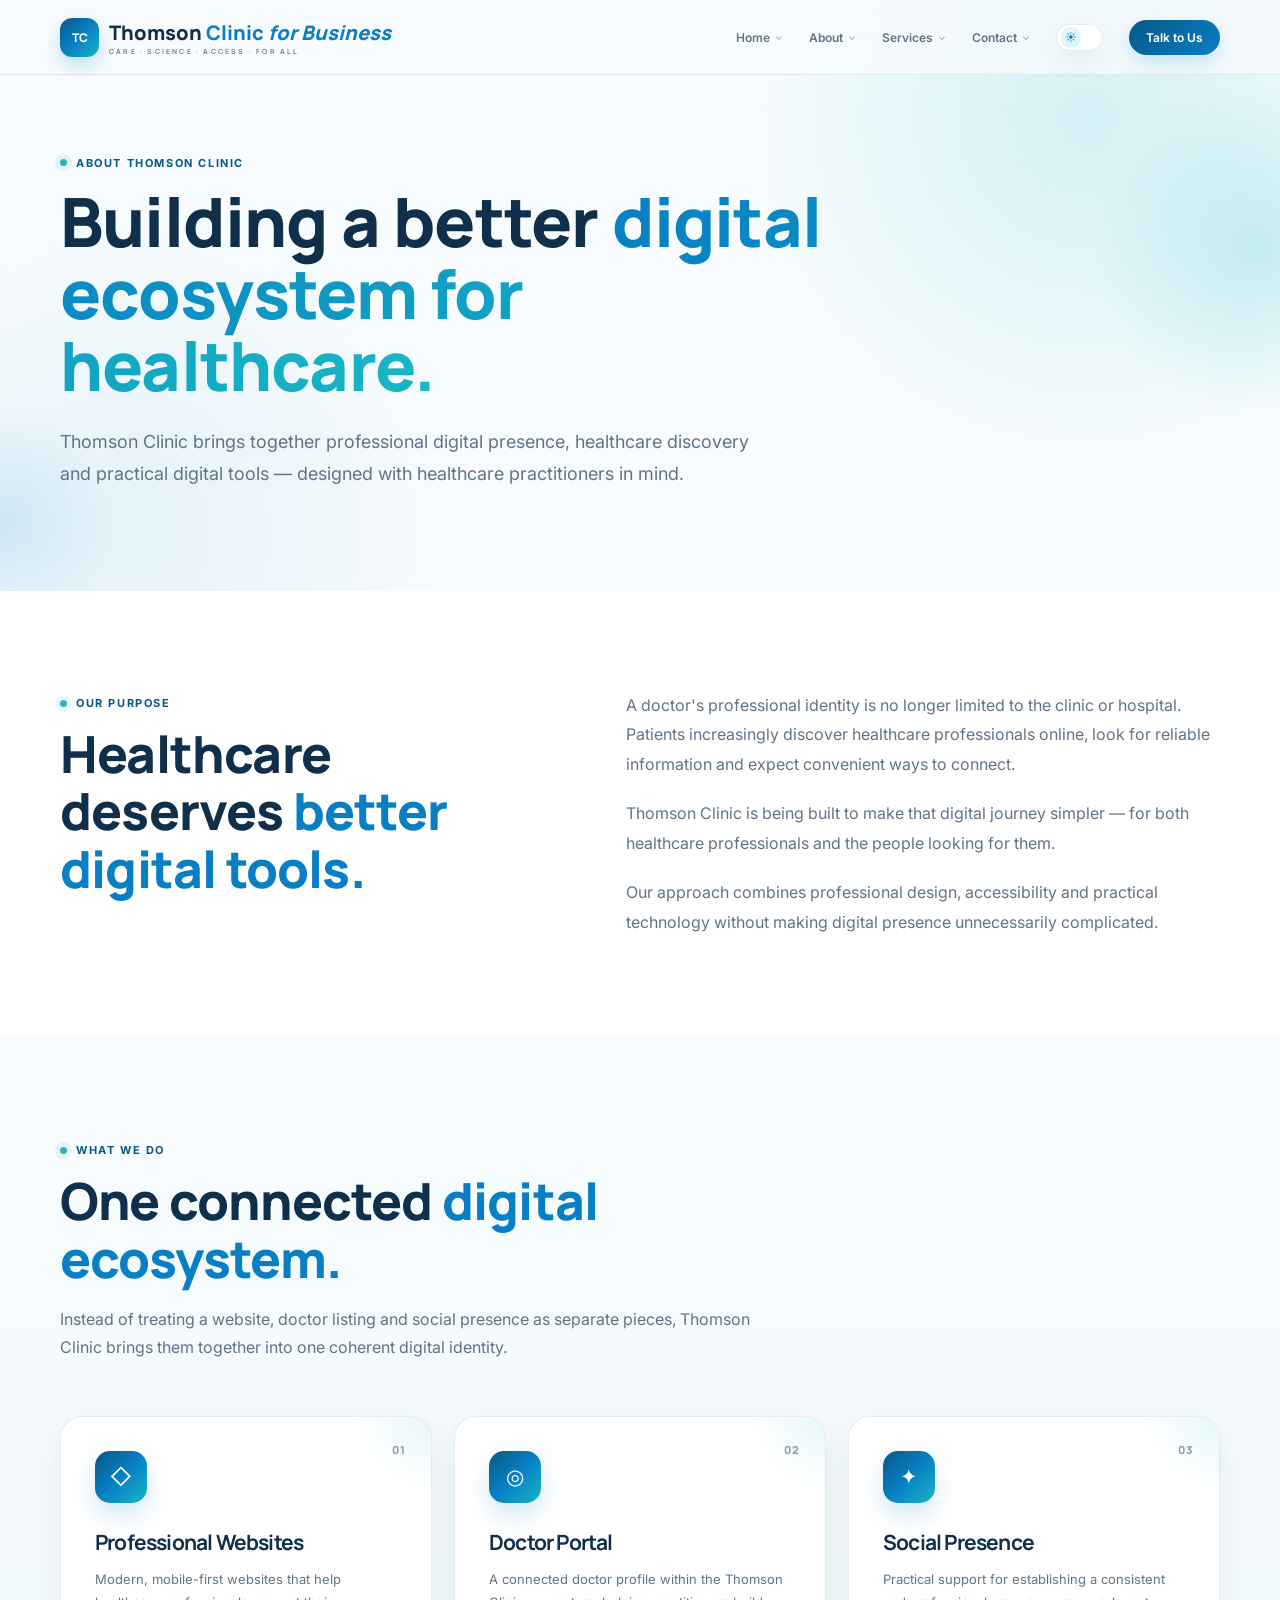
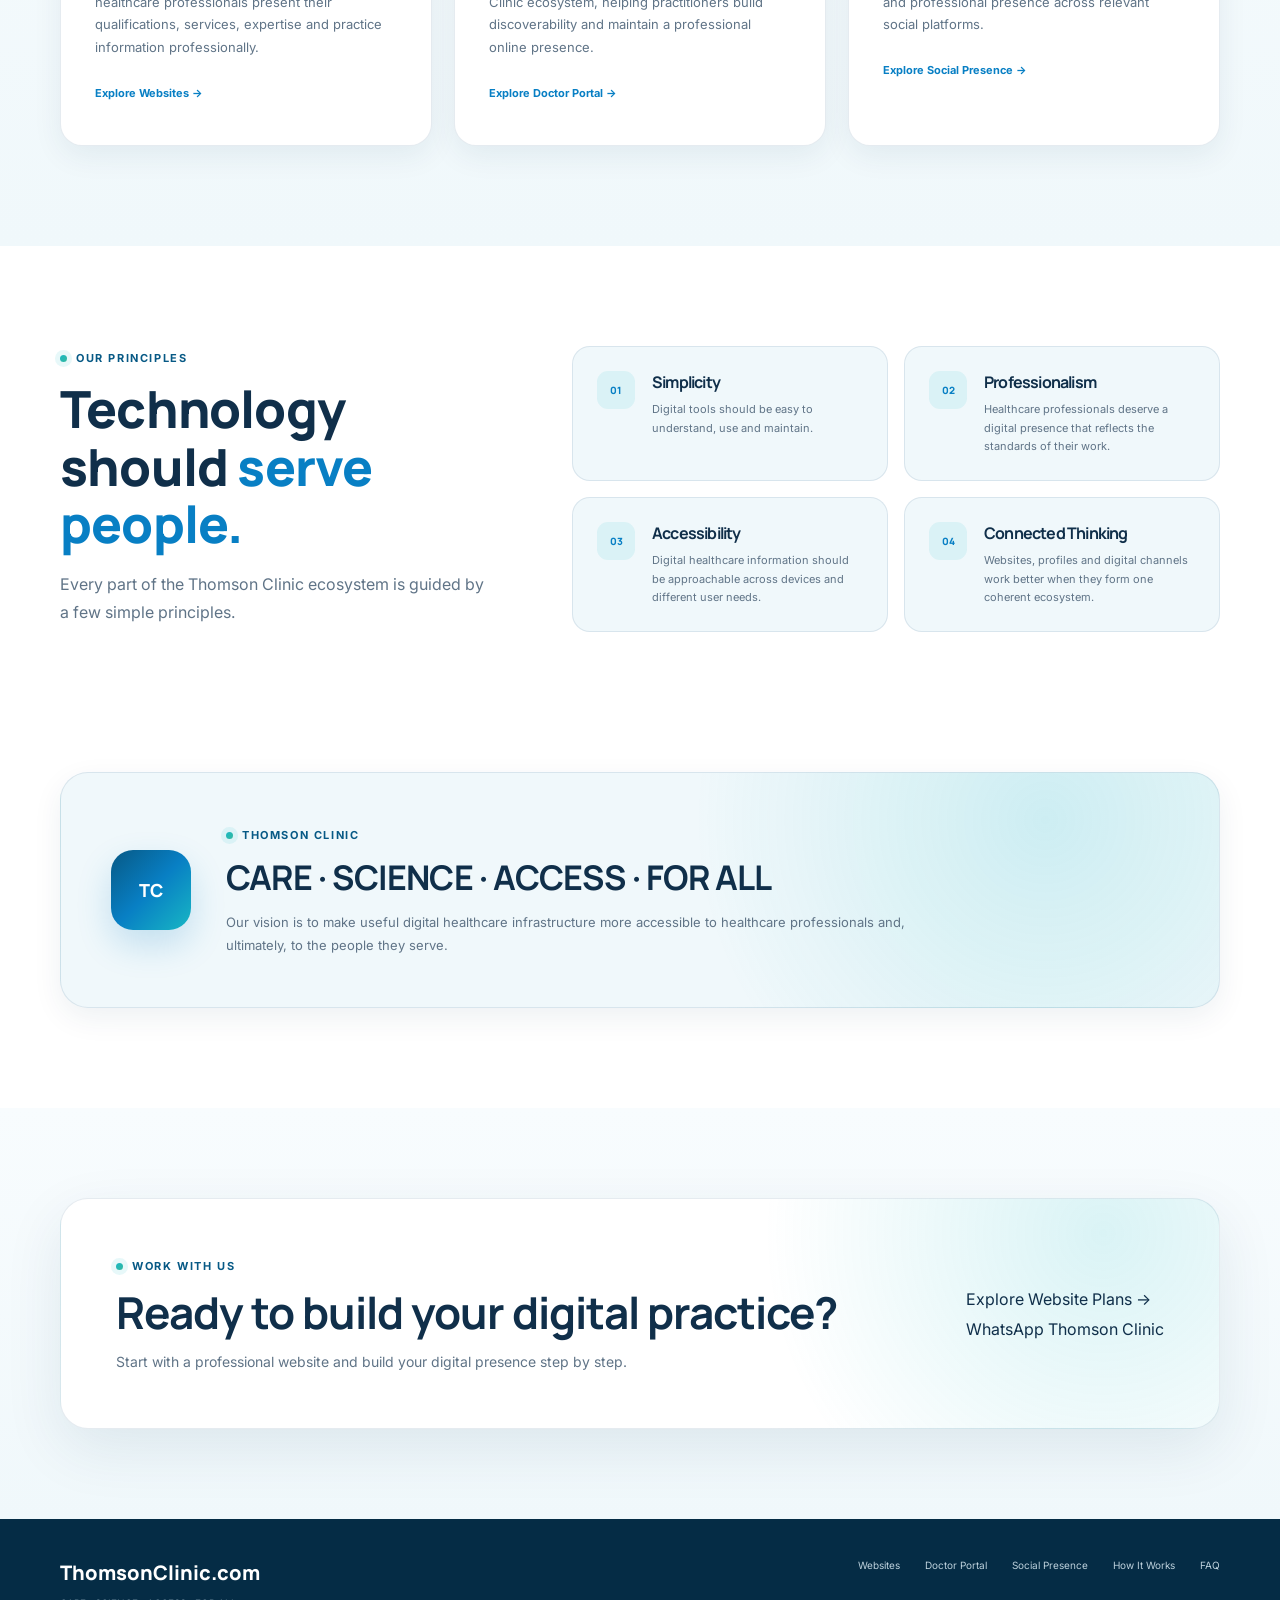
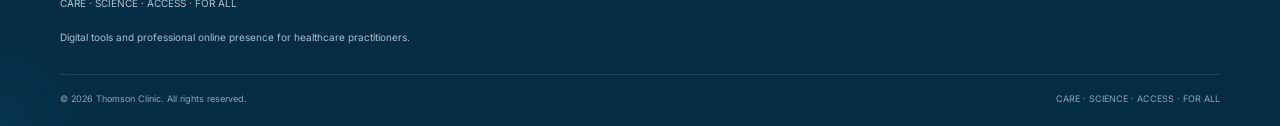
<file: about.html>
<!DOCTYPE html>
<html lang="en">

<head>

    <meta charset="UTF-8">

    <meta
        name="viewport"
        content="width=device-width, initial-scale=1.0"
    >

    <meta
        name="description"
        content="About Thomson Clinic — Building accessible, professional and connected digital tools for healthcare practitioners."
    >

    <meta
        name="theme-color"
        content="#075985"
    >

    <title>About | Thomson Clinic</title>


    <!-- =====================================================
         FONTS
    ====================================================== -->

    <link
        rel="preconnect"
        href="https://fonts.googleapis.com"
    >

    <link
        rel="preconnect"
        href="https://fonts.gstatic.com"
        crossorigin
    >

    <link
        href="https://fonts.googleapis.com/css2?family=Inter:wght@400;500;600;700&family=Manrope:wght@500;600;700;800&display=swap"
        rel="stylesheet"
    >


    <!-- =====================================================
         GLOBAL + PAGE CSS
    ====================================================== -->

    <link
        rel="stylesheet"
        href="css/global.css"
    >

    <link
        rel="stylesheet"
        href="css/about.css"
    >

</head>


<body>


    <!-- =====================================================
         HEADER
    ====================================================== -->

    <div id="header-placeholder"></div>


    <!-- =====================================================
         PAGE HERO
    ====================================================== -->

    <main>

        <section class="page-hero">

            <div class="page-grid-bg"></div>

            <div class="page-orb page-orb-1"></div>

            <div class="page-orb page-orb-2"></div>


            <div class="container">

                <div class="page-hero-content reveal">

                    <div class="section-label">
                        ABOUT THOMSON CLINIC
                    </div>

                    <h1>
                        Building a better
                        <span>digital ecosystem for healthcare.</span>
                    </h1>

                    <p>
                        Thomson Clinic brings together professional
                        digital presence, healthcare discovery and
                        practical digital tools — designed with
                        healthcare practitioners in mind.
                    </p>

                </div>

            </div>

        </section>


        <!-- =====================================================
             INTRODUCTION
        ====================================================== -->

        <section class="section about-intro" id="purpose">

            <div class="container">

                <div class="about-intro-grid">


                    <div class="reveal">

                        <div class="section-label">
                            OUR PURPOSE
                        </div>

                        <h2 class="section-title">
                            Healthcare deserves
                            <span>better digital tools.</span>
                        </h2>

                    </div>


                    <div class="about-intro-copy reveal">

                        <p>
                            A doctor's professional identity is no
                            longer limited to the clinic or hospital.
                            Patients increasingly discover healthcare
                            professionals online, look for reliable
                            information and expect convenient ways to
                            connect.
                        </p>

                        <p>
                            Thomson Clinic is being built to make that
                            digital journey simpler — for both
                            healthcare professionals and the people
                            looking for them.
                        </p>

                        <p>
                            Our approach combines professional design,
                            accessibility and practical technology
                            without making digital presence
                            unnecessarily complicated.
                        </p>

                    </div>

                </div>

            </div>

        </section>


        <!-- =====================================================
             WHAT WE DO
        ====================================================== -->

        <section class="section about-pillars" id="what-we-do">

            <div class="container">

                <div class="section-heading reveal">

                    <div class="section-label">
                        WHAT WE DO
                    </div>

                    <h2 class="section-title">
                        One connected
                        <span>digital ecosystem.</span>
                    </h2>

                    <p class="section-description">
                        Instead of treating a website, doctor listing
                        and social presence as separate pieces,
                        Thomson Clinic brings them together into one
                        coherent digital identity.
                    </p>

                </div>


                <div class="pillars-grid">


                    <!-- WEBSITE -->

                    <article class="pillar-card reveal">

                        <div class="pillar-number">
                            01
                        </div>

                        <div class="pillar-icon">
                            ◇
                        </div>

                        <h3>
                            Professional Websites
                        </h3>

                        <p>
                            Modern, mobile-first websites that help
                            healthcare professionals present their
                            qualifications, services, expertise and
                            practice information professionally.
                        </p>

                        <a
                            href="index.html#websites"
                            class="pillar-link"
                        >
                            Explore Websites →
                        </a>

                    </article>


                    <!-- PORTAL -->

                    <article class="pillar-card reveal">

                        <div class="pillar-number">
                            02
                        </div>

                        <div class="pillar-icon">
                            ◎
                        </div>

                        <h3>
                            Doctor Portal
                        </h3>

                        <p>
                            A connected doctor profile within the
                            Thomson Clinic ecosystem, helping
                            practitioners build discoverability and
                            maintain a professional online presence.
                        </p>

                        <a
                            href="index.html#portal"
                            class="pillar-link"
                        >
                            Explore Doctor Portal →
                        </a>

                    </article>


                    <!-- SOCIAL -->

                    <article class="pillar-card reveal">

                        <div class="pillar-number">
                            03
                        </div>

                        <div class="pillar-icon">
                            ✦
                        </div>

                        <h3>
                            Social Presence
                        </h3>

                        <p>
                            Practical support for establishing a
                            consistent and professional presence
                            across relevant social platforms.
                        </p>

                        <a
                            href="index.html#social"
                            class="pillar-link"
                        >
                            Explore Social Presence →
                        </a>

                    </article>


                </div>

            </div>

        </section>


        <!-- =====================================================
             PRINCIPLES
        ====================================================== -->

        <section class="section principles-section" id="principles">

            <div class="container">

                <div class="principles-layout">


                    <div class="reveal">

                        <div class="section-label">
                            OUR PRINCIPLES
                        </div>

                        <h2 class="section-title">
                            Technology should
                            <span>serve people.</span>
                        </h2>

                        <p class="section-description">
                            Every part of the Thomson Clinic ecosystem
                            is guided by a few simple principles.
                        </p>

                    </div>


                    <div class="principles-grid">


                        <div class="principle-card reveal">

                            <span class="principle-icon">
                                01
                            </span>

                            <div>

                                <h3>
                                    Simplicity
                                </h3>

                                <p>
                                    Digital tools should be easy to
                                    understand, use and maintain.
                                </p>

                            </div>

                        </div>


                        <div class="principle-card reveal">

                            <span class="principle-icon">
                                02
                            </span>

                            <div>

                                <h3>
                                    Professionalism
                                </h3>

                                <p>
                                    Healthcare professionals deserve
                                    a digital presence that reflects
                                    the standards of their work.
                                </p>

                            </div>

                        </div>


                        <div class="principle-card reveal">

                            <span class="principle-icon">
                                03
                            </span>

                            <div>

                                <h3>
                                    Accessibility
                                </h3>

                                <p>
                                    Digital healthcare information
                                    should be approachable across
                                    devices and different user needs.
                                </p>

                            </div>

                        </div>


                        <div class="principle-card reveal">

                            <span class="principle-icon">
                                04
                            </span>

                            <div>

                                <h3>
                                    Connected Thinking
                                </h3>

                                <p>
                                    Websites, profiles and digital
                                    channels work better when they
                                    form one coherent ecosystem.
                                </p>

                            </div>

                        </div>


                    </div>

                </div>

            </div>

        </section>


        <!-- =====================================================
             ECOSYSTEM STATEMENT
        ====================================================== -->

        <section class="section ecosystem-statement">

            <div class="container">

                <div class="statement-box reveal">

                    <div class="statement-mark">
                        TC
                    </div>

                    <div>

                        <div class="section-label">
                            THOMSON CLINIC
                        </div>

                        <h2>
                            CARE · SCIENCE · ACCESS · FOR ALL
                        </h2>

                        <p>
                            Our vision is to make useful digital
                            healthcare infrastructure more accessible
                            to healthcare professionals and, ultimately,
                            to the people they serve.
                        </p>

                    </div>

                </div>

            </div>

        </section>


        <!-- =====================================================
             CTA
        ====================================================== -->

        <section class="final-cta">

            <div class="container">

                <div class="cta-box reveal">

                    <div class="cta-content">

                        <div>

                            <div class="section-label">
                                WORK WITH US
                            </div>

                            <h2>
                                Ready to build your
                                digital practice?
                            </h2>

                            <p>
                                Start with a professional website and
                                build your digital presence step by
                                step.
                            </p>

                        </div>


                        <div class="cta-actions">

                            <a
                                href="index.html#websites"
                                class="btn btn-primary"
                            >
                                Explore Website Plans →
                            </a>


                            <a
                                href="#"
                                class="btn btn-whatsapp whatsapp-link"
                                data-message="Hello Thomson Clinic, I would like to know more about building a professional digital presence for my medical practice."
                            >
                                WhatsApp Thomson Clinic
                            </a>

                        </div>

                    </div>

                </div>

            </div>

        </section>

    </main>


    <!-- =====================================================
         FOOTER
    ====================================================== -->

    <div id="footer-placeholder"></div>


    <!-- =====================================================
         JAVASCRIPT
    ====================================================== -->

    <script src="js/main.js"></script>

</body>

</html>
</file>
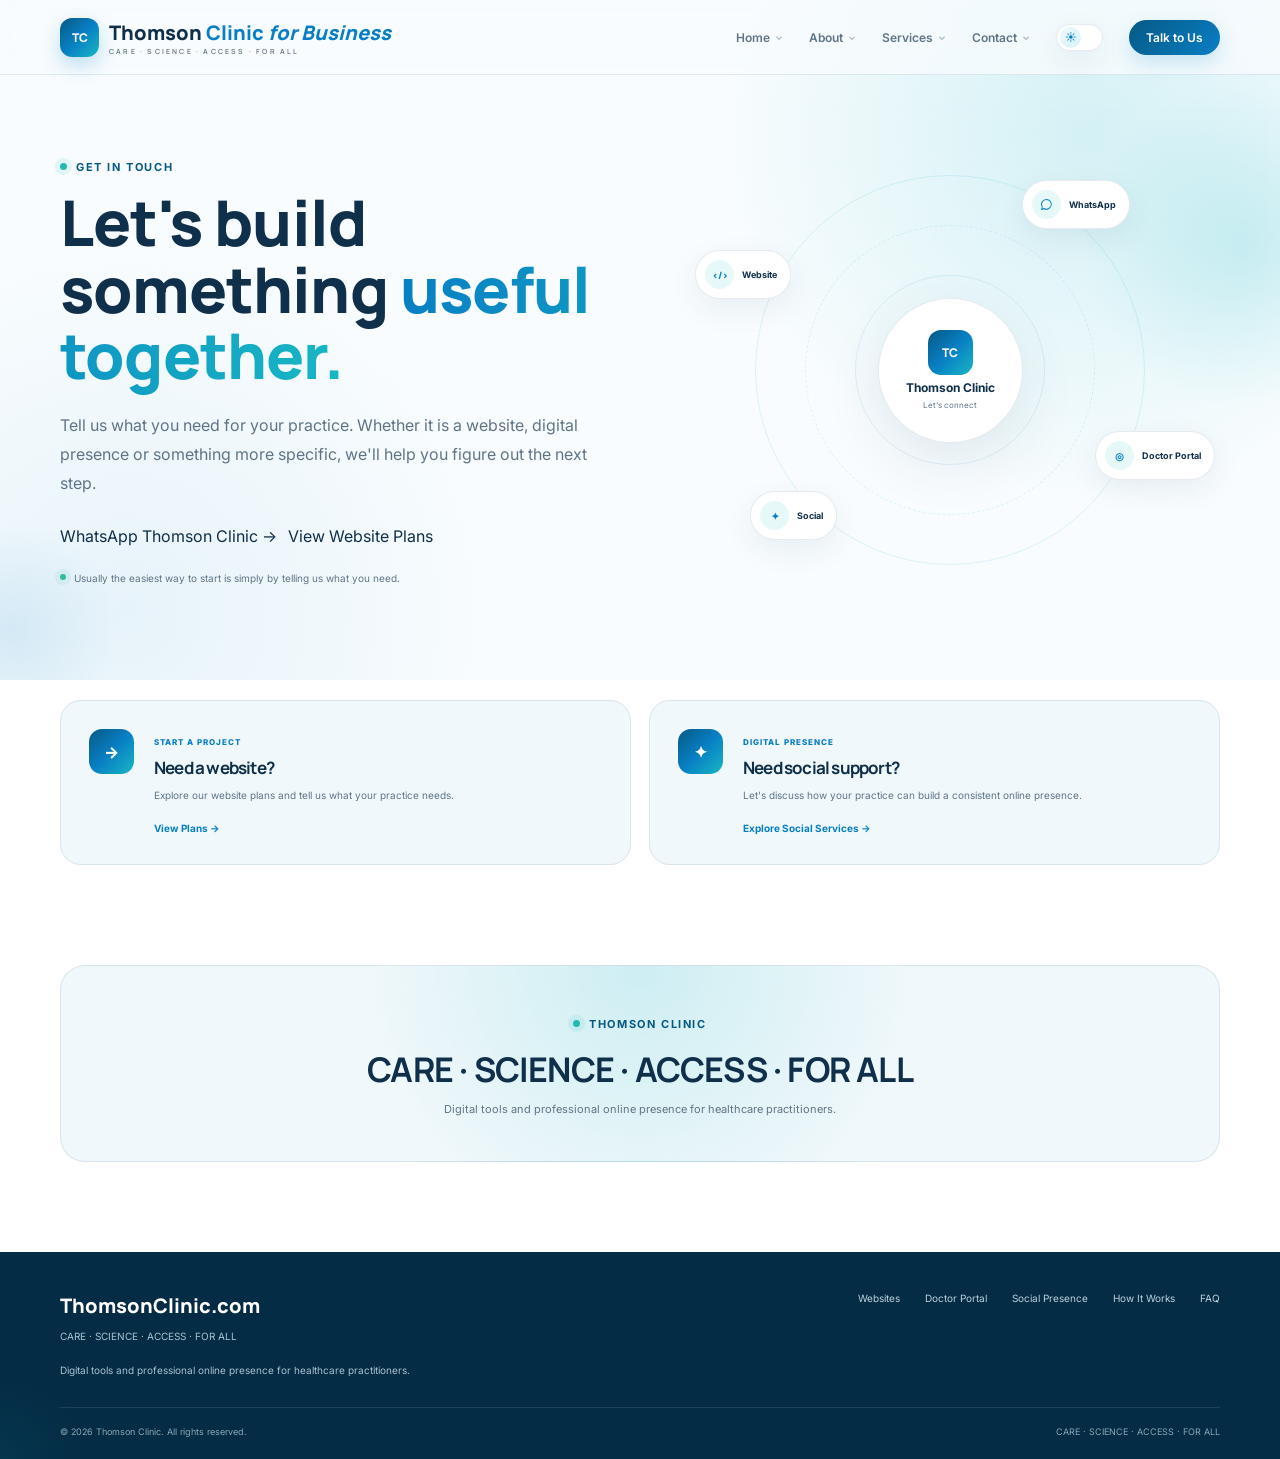
<file: contact.html>
<!DOCTYPE html>
<html lang="en">

<head>

    <meta charset="UTF-8">

    <meta
        name="viewport"
        content="width=device-width, initial-scale=1.0"
    >

    <meta
        name="description"
        content="Contact Thomson Clinic for professional healthcare websites, doctor portal listings and digital presence services."
    >

    <meta
        name="theme-color"
        content="#075985"
    >

    <title>Contact | Thomson Clinic</title>


    <!-- FONTS -->

    <link
        rel="preconnect"
        href="https://fonts.googleapis.com"
    >

    <link
        rel="preconnect"
        href="https://fonts.gstatic.com"
        crossorigin
    >

    <link
        href="https://fonts.googleapis.com/css2?family=Inter:wght@400;500;600;700&family=Manrope:wght@500;600;700;800&display=swap"
        rel="stylesheet"
    >


    <!-- CSS -->

    <link
        rel="stylesheet"
        href="css/global.css"
    >

    <link
        rel="stylesheet"
        href="css/contact.css"
    >

</head>


<body>


    <!-- HEADER -->

    <div id="header-placeholder"></div>


    <main>


        <!-- =====================================================
             CONTACT HERO
        ====================================================== -->

        <section class="contact-hero" id="start-project">

            <div class="contact-grid-bg"></div>

            <div class="contact-orb contact-orb-1"></div>

            <div class="contact-orb contact-orb-2"></div>


            <div class="container contact-grid">


                <!-- LEFT -->

                <div class="contact-copy reveal">

                    <div class="section-label">
                        GET IN TOUCH
                    </div>

                    <h1>
                        Let's build something
                        <span>useful together.</span>
                    </h1>

                    <p>
                        Tell us what you need for your practice.
                        Whether it is a website, digital presence or
                        something more specific, we'll help you figure
                        out the next step.
                    </p>


                    <div class="contact-actions">

                        <a
                            href="#"
                            class="btn btn-primary whatsapp-link"
                            data-message="Hello Thomson Clinic, I am a doctor and I would like to discuss my digital presence requirements."
                        >
                            WhatsApp Thomson Clinic →
                        </a>

                        <a
                            href="index.html#websites"
                            class="btn btn-outline"
                        >
                            View Website Plans
                        </a>

                    </div>


                    <div class="contact-note">

                        <span></span>

                        Usually the easiest way to start is
                        simply by telling us what you need.

                    </div>

                </div>


                <!-- RIGHT : COMMUNICATION HUB -->

                <div class="contact-visual reveal">


                    <div class="contact-ring ring-1"></div>

                    <div class="contact-ring ring-2"></div>

                    <div class="contact-ring ring-3"></div>


                    <!-- CENTRAL NODE -->

                    <div class="contact-core">

                        <div class="contact-core-logo">
                            TC
                        </div>

                        <strong>
                            Thomson Clinic
                        </strong>

                        <small>
                            Let's connect
                        </small>

                    </div>


                    <!-- WHATSAPP -->

                    <a
                        href="#"
                        class="contact-node node-whatsapp whatsapp-link"
                        data-message="Hello Thomson Clinic, I would like to know more about your digital services."
                    >

                        <div class="contact-node-icon">

                            <svg viewBox="0 0 24 24">

                                <path
                                    fill="currentColor"
                                    d="M12 3a8.7 8.7 0 0 0-7.5 13.1L3 21l5-1.4A8.7 8.7 0 1 0 12 3Zm0 15.7a7 7 0 0 1-3.6-1l-.3-.2-2.9.8.8-2.8-.2-.3A7 7 0 1 1 12 18.7Z"
                                />

                            </svg>

                        </div>

                        <span>
                            WhatsApp
                        </span>

                    </a>


                    <!-- WEBSITE -->

                    <a
                        href="index.html#websites"
                        class="contact-node node-website"
                    >

                        <div class="contact-node-icon">
                            &lt;/&gt;
                        </div>

                        <span>
                            Website
                        </span>

                    </a>


                    <!-- SOCIAL -->

                    <a
                        href="services.html#social-services"
                        class="contact-node node-social"
                    >

                        <div class="contact-node-icon">
                            ✦
                        </div>

                        <span>
                            Social
                        </span>

                    </a>


                    <!-- PORTAL -->

                    <a
                        href="index.html#portal"
                        class="contact-node node-portal"
                    >

                        <div class="contact-node-icon">
                            ◎
                        </div>

                        <span>
                            Doctor Portal
                        </span>

                    </a>


                </div>

            </div>

        </section>


        <!-- =====================================================
             SIMPLE CONTACT OPTIONS
        ====================================================== -->

        <section class="contact-options" id="digital-presence">

            <div class="container">

                <div class="contact-options-grid">


                    <div class="contact-option reveal">

                        <div class="option-icon">
                            →
                        </div>

                        <div>

                            <span>
                                START A PROJECT
                            </span>

                            <h3>
                                Need a website?
                            </h3>

                            <p>
                                Explore our website plans and tell us
                                what your practice needs.
                            </p>

                            <a href="index.html#websites">
                                View Plans →
                            </a>

                        </div>

                    </div>


                    <div class="contact-option reveal">

                        <div class="option-icon">
                            ✦
                        </div>

                        <div>

                            <span>
                                DIGITAL PRESENCE
                            </span>

                            <h3>
                                Need social support?
                            </h3>

                            <p>
                                Let's discuss how your practice can
                                build a consistent online presence.
                            </p>

                            <a href="services.html#social-services">
                                Explore Social Services →
                            </a>

                        </div>

                    </div>


                </div>

            </div>

        </section>


        <!-- =====================================================
             FINAL LINE
        ====================================================== -->

        <section class="contact-final">

            <div class="container">

                <div class="contact-final-box reveal">

                    <div class="section-label">
                        THOMSON CLINIC
                    </div>

                    <h2>
                        CARE · SCIENCE · ACCESS · FOR ALL
                    </h2>

                    <p>
                        Digital tools and professional online
                        presence for healthcare practitioners.
                    </p>

                </div>

            </div>

        </section>


    </main>


    <!-- FOOTER -->

    <div id="footer-placeholder"></div>


    <!-- JAVASCRIPT -->

    <script src="js/main.js"></script>

</body>

</html>
</file>
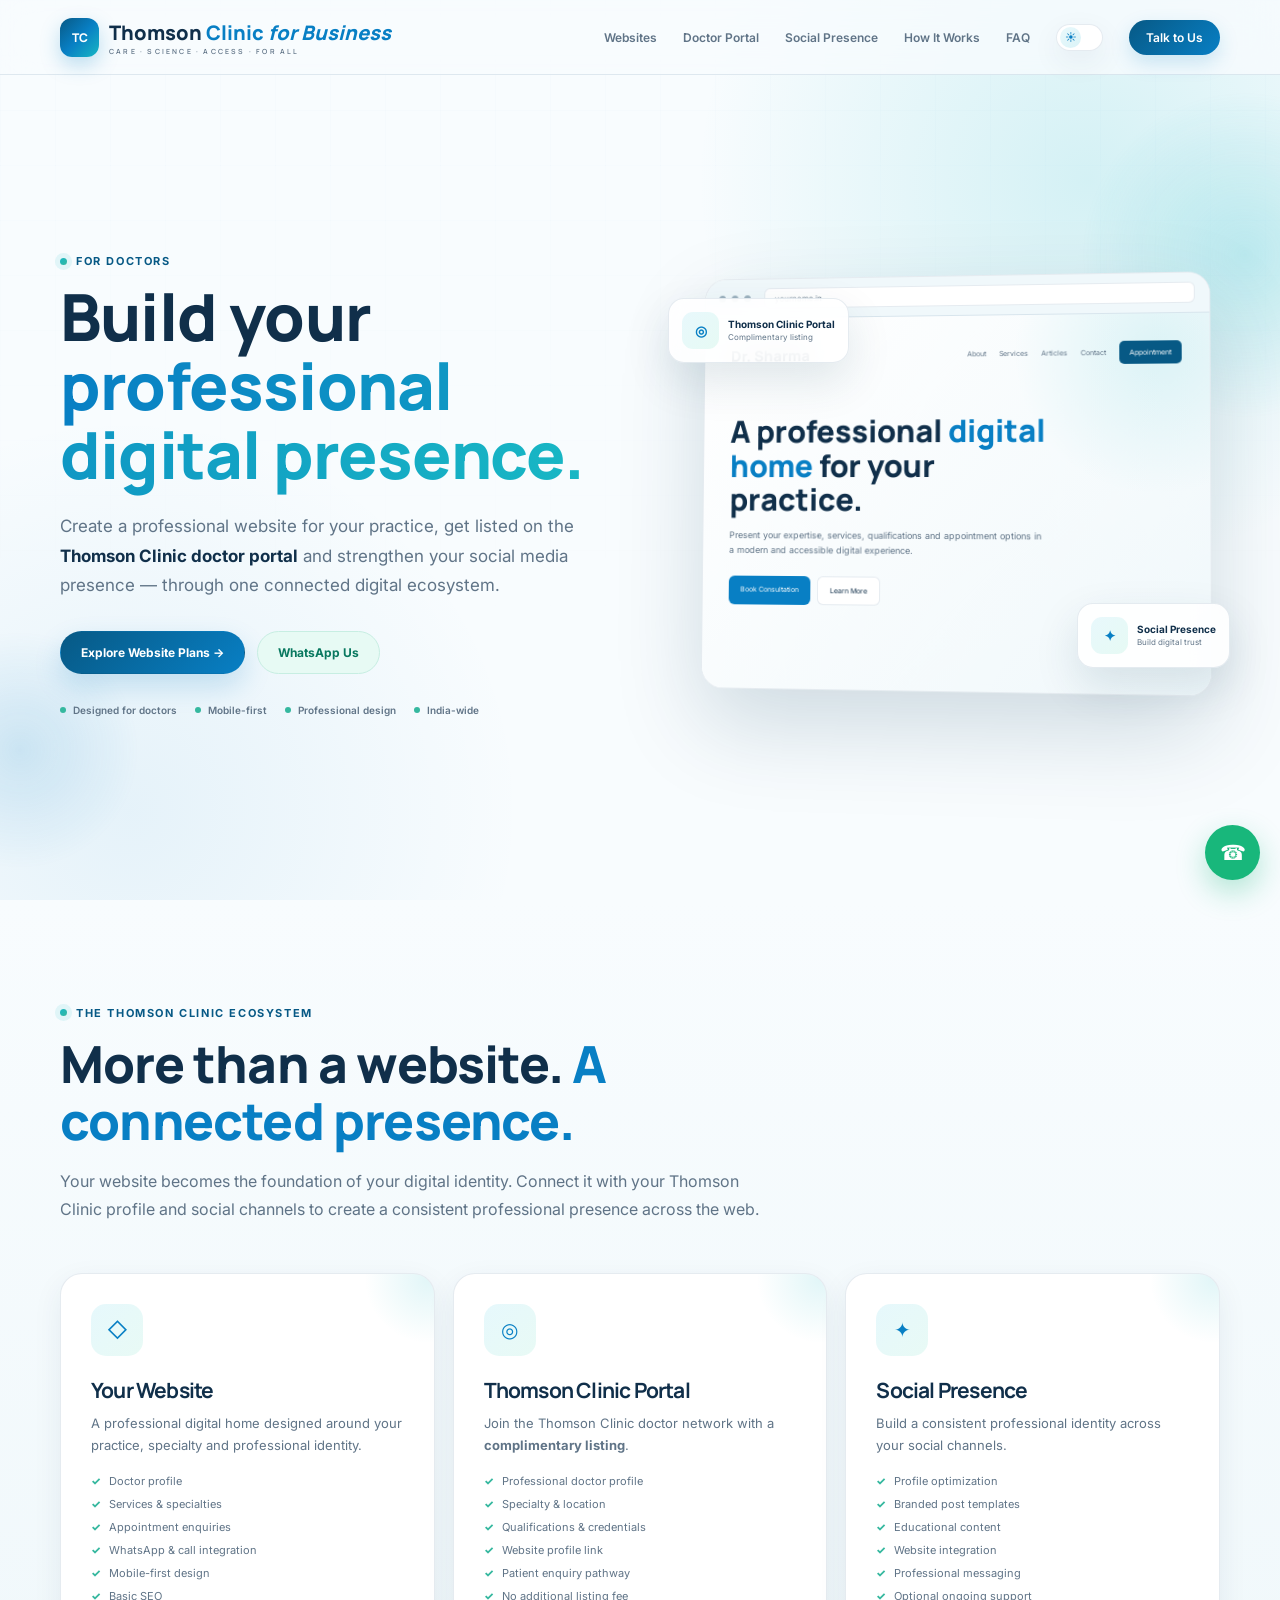
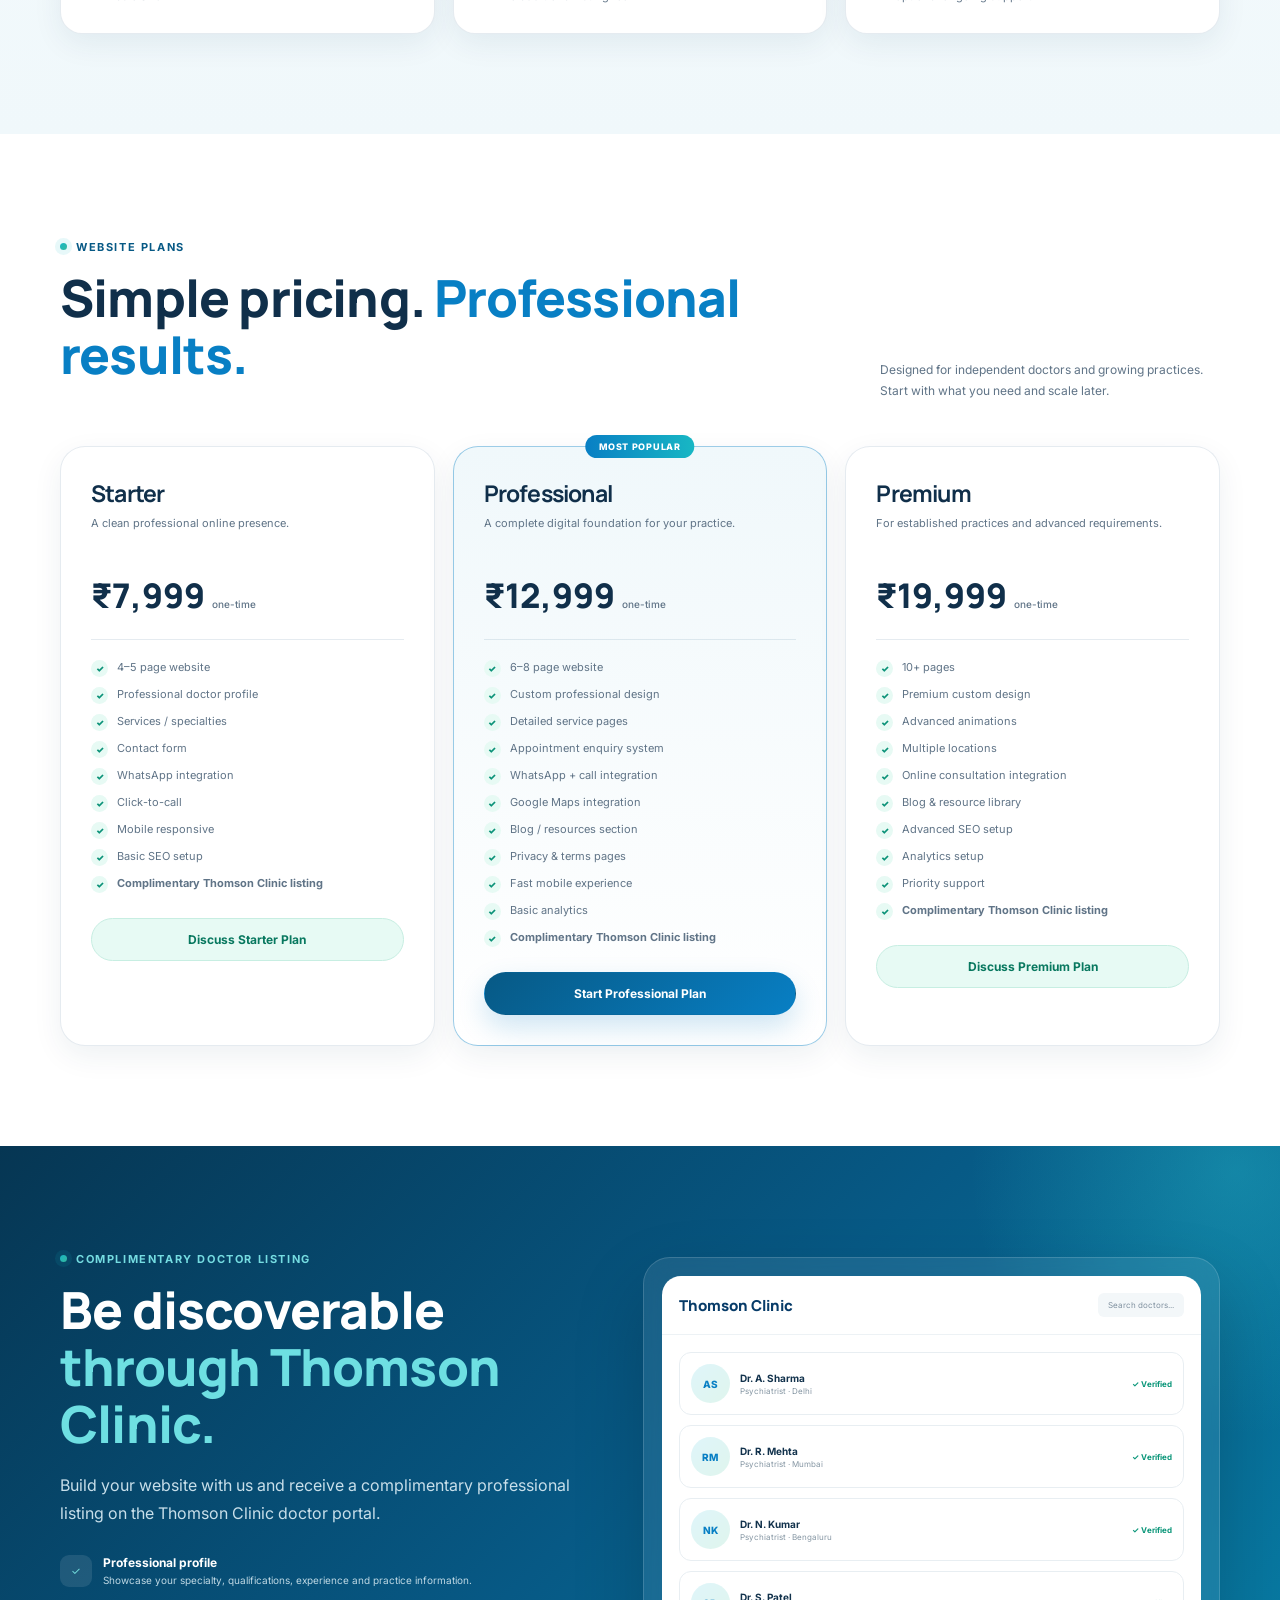
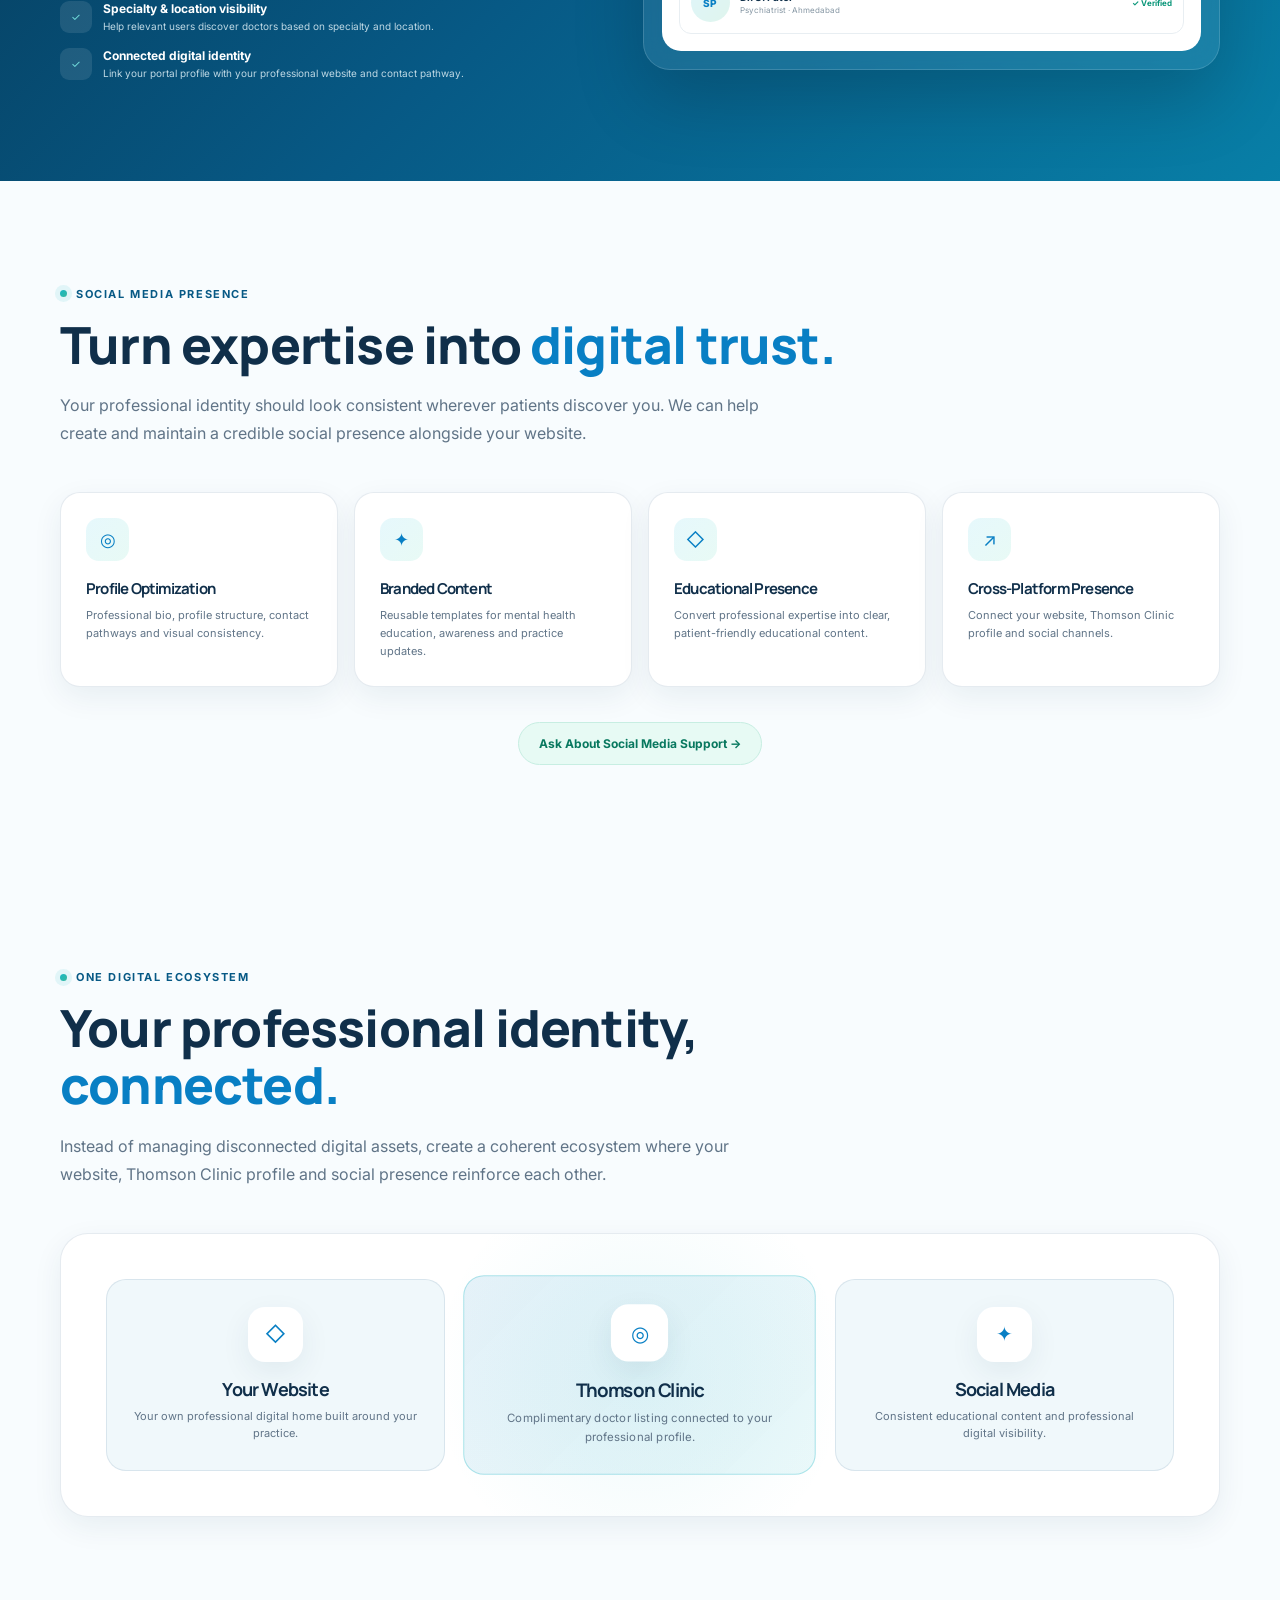
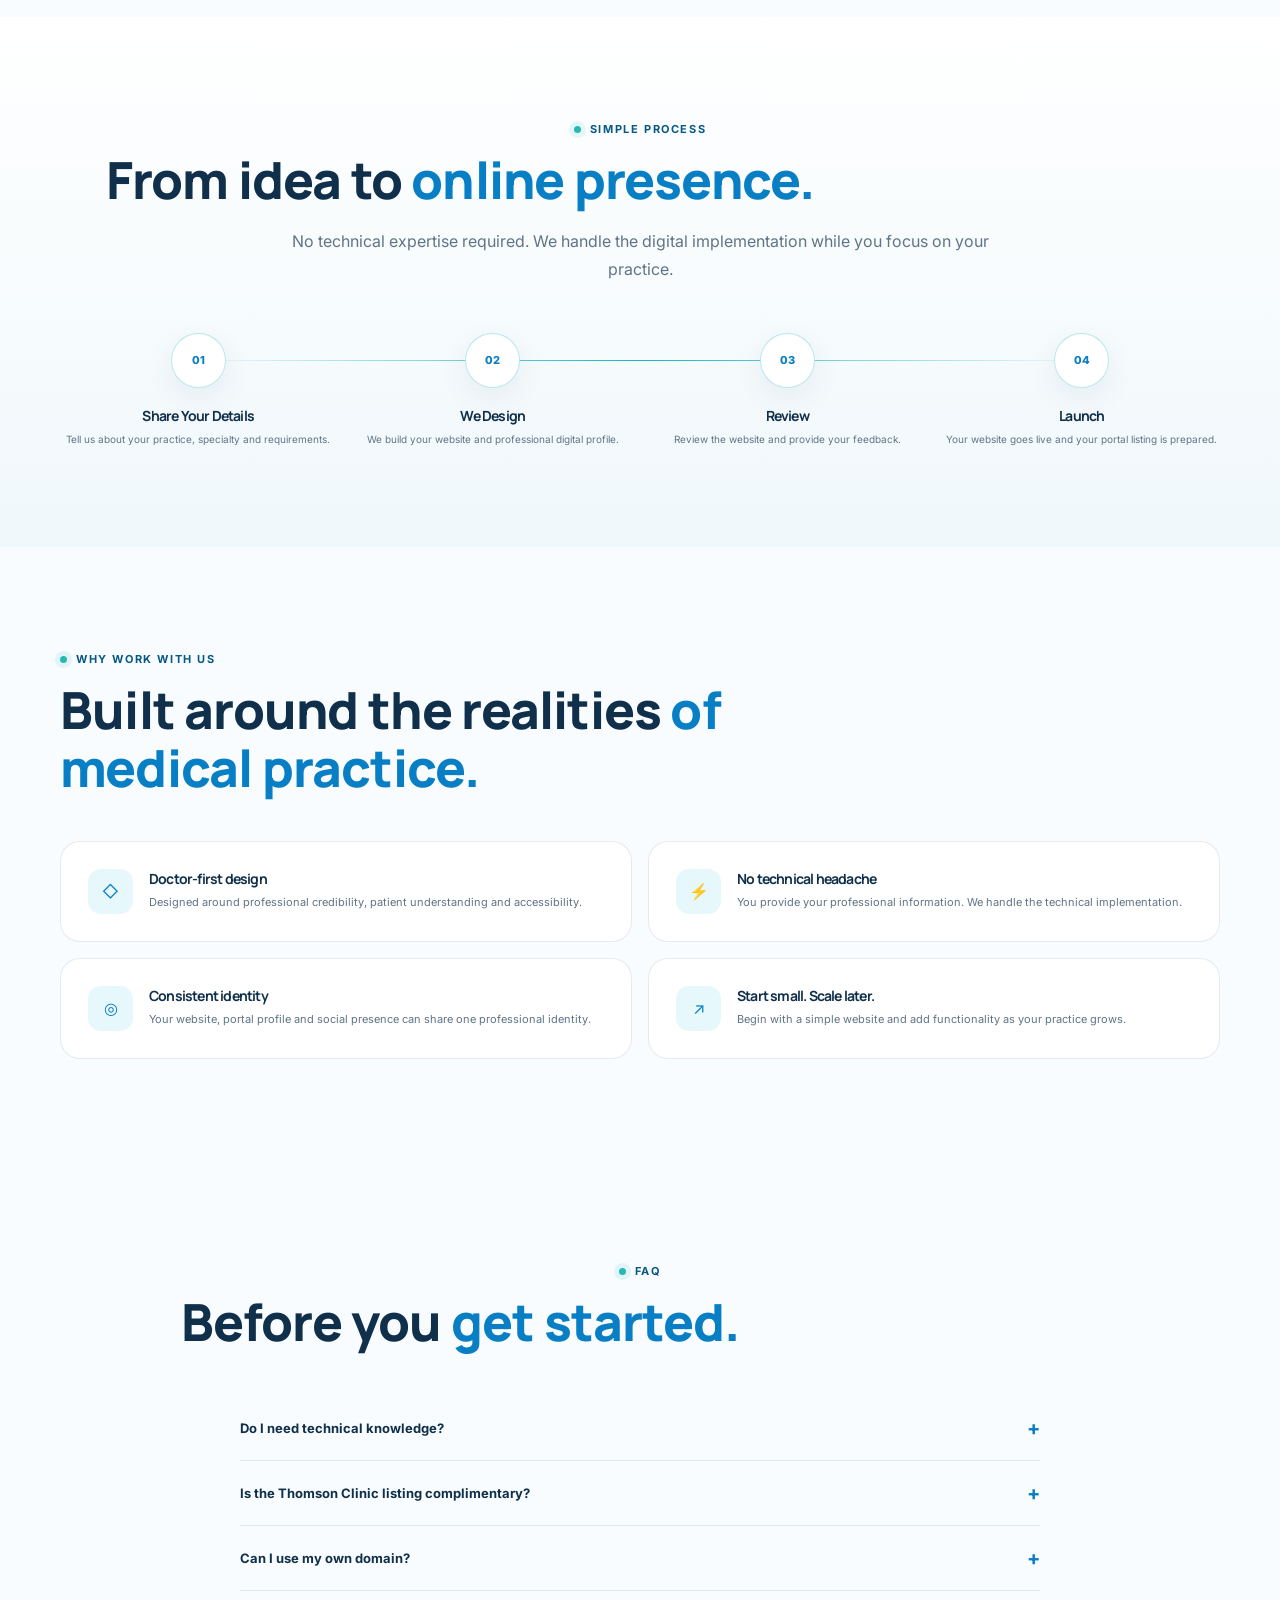
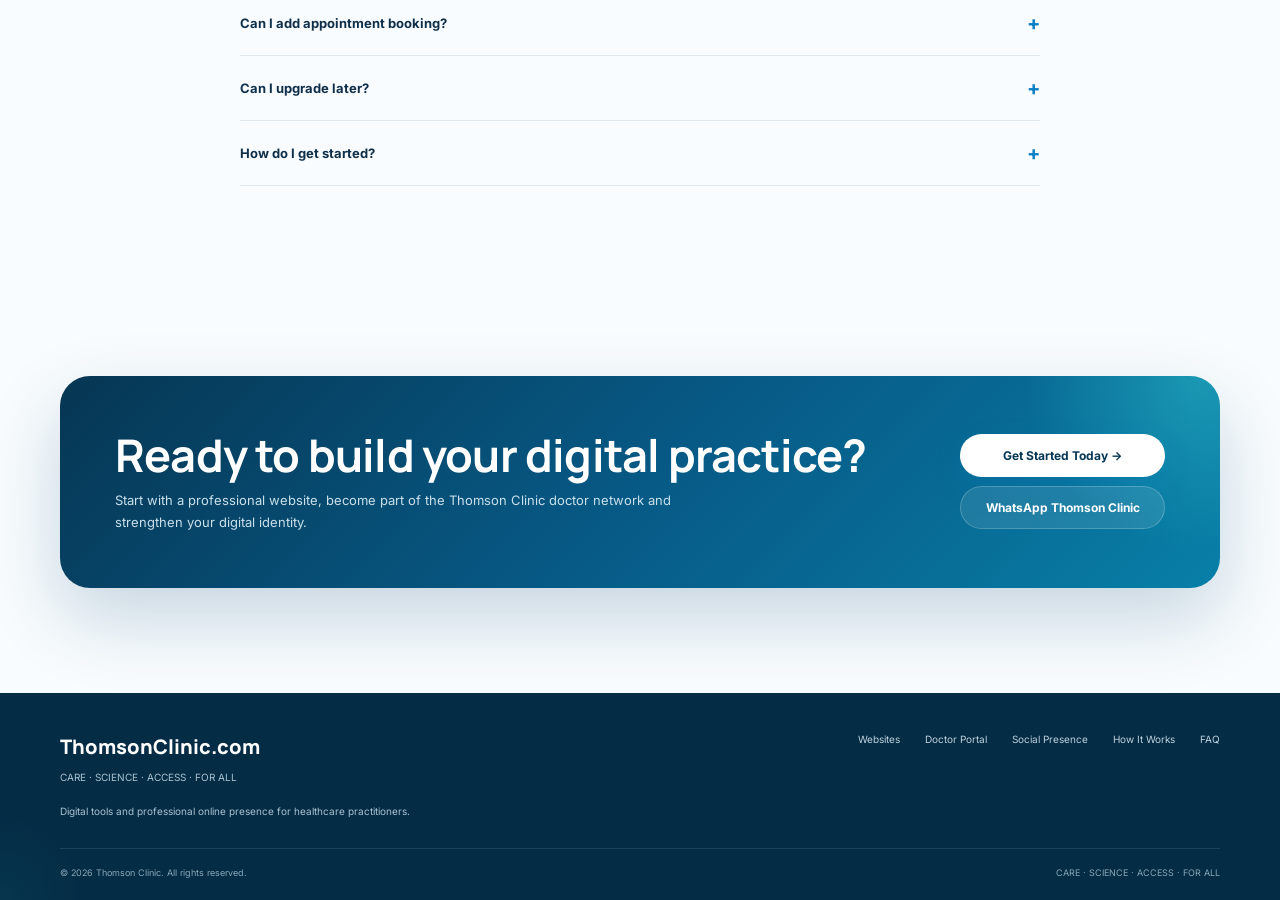
<file: index_copy.html>
<!DOCTYPE html>
<html lang="en">
<head>

<meta charset="UTF-8">

<meta name="viewport"
      content="width=device-width, initial-scale=1.0">

<meta name="description"
      content="Thomson Clinic for Doctors — Professional websites, complimentary doctor portal listing and digital presence solutions for healthcare professionals.">

<meta name="theme-color" content="#075985">

<title>For Doctors | Thomson Clinic</title>


<!-- =====================================================
     FONTS
===================================================== -->

<link rel="preconnect"
      href="https://fonts.googleapis.com">

<link rel="preconnect"
      href="https://fonts.gstatic.com"
      crossorigin>

<link href="https://fonts.googleapis.com/css2?family=Inter:wght@400;500;600;700&family=Manrope:wght@500;600;700;800&display=swap"
      rel="stylesheet">


<style>

/* =====================================================
   THOMSON CLINIC — DOCTORS
   LIGHT + DARK DESIGN SYSTEM
===================================================== */

:root{

    --primary:#075985;
    --primary-2:#087fc4;
    --cyan:#18b7c4;
    --teal:#35b89f;

    --bg:#f8fcfe;
    --surface:#ffffff;
    --surface-2:#f0f8fb;

    --text:#102f4a;
    --text-soft:#607487;

    --border:rgba(7,59,107,.10);

    --shadow:
        0 20px 60px rgba(5,55,85,.09);

    --shadow-small:
        0 10px 30px rgba(5,55,85,.07);

    --hero-glow:
        rgba(24,183,196,.16);

    --radius:22px;

    --ease:
        cubic-bezier(.2,.8,.2,1);

}


/* =====================================================
   DARK MODE
===================================================== */

body.dark{

    --primary:#67d7e1;
    --primary-2:#42bfe0;
    --cyan:#55d9df;
    --teal:#5bd4b9;

    --bg:#07151f;
    --surface:#0c202d;
    --surface-2:#102b3a;

    --text:#edf9fc;
    --text-soft:#9db6c5;

    --border:rgba(157,220,232,.12);

    --shadow:
        0 25px 70px rgba(0,0,0,.30);

    --shadow-small:
        0 12px 35px rgba(0,0,0,.22);

    --hero-glow:
        rgba(24,183,196,.13);

}


/* =====================================================
   RESET
===================================================== */

*{
    margin:0;
    padding:0;
    box-sizing:border-box;
}

html{
    scroll-behavior:smooth;
}

body{

    font-family:"Inter",sans-serif;

    background:
        linear-gradient(
            180deg,
            var(--bg),
            var(--bg)
        );

    color:var(--text);

    overflow-x:hidden;

    transition:
        background .4s ease,
        color .4s ease;
}

body,
button,
a,
div,
section,
header,
footer{

    transition:
        background-color .35s ease,
        border-color .35s ease,
        color .35s ease;
}

a{
    text-decoration:none;
    color:inherit;
}

button{
    font-family:inherit;
}

.container{

    width:min(1160px,92%);

    margin:auto;
}

.section{

    padding:100px 0;

    position:relative;
}

.section-label{

    display:inline-flex;

    align-items:center;

    gap:9px;

    font-size:11px;

    letter-spacing:1.6px;

    text-transform:uppercase;

    font-weight:700;

    color:var(--primary);

    margin-bottom:15px;
}

.section-label::before{

    content:"";

    width:7px;
    height:7px;

    border-radius:50%;

    background:
        linear-gradient(
            135deg,
            var(--cyan),
            var(--teal)
        );

    box-shadow:
        0 0 0 5px
        rgba(24,183,196,.10);
}


/* =====================================================
   TYPOGRAPHY
===================================================== */

h1,
h2,
h3{

    font-family:"Manrope",sans-serif;

    letter-spacing:-.8px;
}

.section-title{

    font-size:
        clamp(34px,4vw,52px);

    line-height:1.12;

    font-weight:800;

    color:var(--text);

    max-width:800px;

    margin-bottom:18px;
}

.section-title span{

    color:var(--primary-2);
}

.section-description{

    max-width:700px;

    font-size:16px;

    line-height:1.75;

    color:var(--text-soft);
}


/* =====================================================
   HEADER
===================================================== */

header{

    position:fixed;

    top:0;
    left:0;

    width:100%;

    z-index:1000;

    background:
        rgba(248,252,254,.78);

    backdrop-filter:
        blur(18px);

    border-bottom:
        1px solid var(--border);
}

body.dark header{

    background:
        rgba(7,21,31,.78);
}

header.scrolled{

    box-shadow:
        0 8px 35px rgba(0,0,0,.06);
}

.nav{

    min-height:74px;

    display:flex;

    align-items:center;

    justify-content:space-between;

    gap:25px;
}


/* =====================================================
   LOGO
===================================================== */

.logo{

    display:flex;

    align-items:center;

    gap:10px;

    font-family:"Manrope",sans-serif;

    font-size:20px;

    font-weight:800;

    color:var(--text);

    white-space:nowrap;
}

.logo-mark{

    width:39px;
    height:39px;

    display:grid;

    place-items:center;

    border-radius:12px;

    color:white;

    font-size:12px;

    font-weight:800;

    background:
        linear-gradient(
            135deg,
            #075985,
            #087fc4,
            #18b7c4
        );

    box-shadow:
        0 8px 20px
        rgba(8,127,196,.25);
}

.logo span{
    color:var(--primary-2);
}

.logo small{

    display:block;

    font-size:7px;

    letter-spacing:2.2px;

    color:var(--text-soft);

    font-weight:600;

    margin-top:1px;
}


/* =====================================================
   NAVIGATION
===================================================== */

.nav-links{

    display:flex;

    align-items:center;

    gap:26px;
}

.nav-links a{

    font-size:12px;

    font-weight:600;

    color:var(--text-soft);

    position:relative;
}

.nav-links a:not(.nav-cta)::after{

    content:"";

    position:absolute;

    left:0;
    bottom:-6px;

    width:0;
    height:2px;

    background:var(--cyan);

    transition:.3s;
}

.nav-links a:hover{

    color:var(--primary-2);
}

.nav-links a:hover::after{

    width:100%;
}


/* =====================================================
   THEME TOGGLE
===================================================== */

.theme-toggle{

    width:47px;
    height:27px;

    border-radius:100px;

    border:1px solid var(--border);

    background:var(--surface);

    cursor:pointer;

    padding:3px;

    position:relative;

    display:flex;

    align-items:center;

    box-shadow:var(--shadow-small);
}

.theme-toggle::before{

    content:"☀";

    width:21px;
    height:21px;

    border-radius:50%;

    display:grid;

    place-items:center;

    background:
        linear-gradient(
            135deg,
            #eaf9fc,
            #d9f3f7
        );

    color:#087fc4;

    font-size:11px;

    transform:translateX(0);

    transition:
        transform .35s var(--ease);
}

body.dark .theme-toggle::before{

    content:"☾";

    transform:translateX(20px);

    background:#163746;

    color:#69dce4;
}


/* NAV CTA */

.nav-cta{

    padding:10px 17px;

    border-radius:100px;

    color:white !important;

    background:
        linear-gradient(
            135deg,
            var(--primary),
            var(--primary-2)
        );

    box-shadow:
        0 8px 20px
        rgba(8,127,196,.18);
}

.nav-cta:hover{

    transform:translateY(-2px);
}


/* MOBILE */

.menu-btn{

    display:none;

    background:none;

    border:0;

    font-size:25px;

    color:var(--text);

    cursor:pointer;
}


/* =====================================================
   HERO
===================================================== */

.hero{

    min-height:100vh;

    padding:
        145px 0
        80px;

    display:flex;

    align-items:center;

    position:relative;

    overflow:hidden;

    background:
        radial-gradient(
            circle at 85% 20%,
            var(--hero-glow),
            transparent 30%
        ),
        radial-gradient(
            circle at 10% 90%,
            rgba(8,127,196,.08),
            transparent 28%
        );
}


/* GRID BACKGROUND */

.hero-grid-bg{

    position:absolute;

    inset:0;

    opacity:.35;

    background-image:

        linear-gradient(
            rgba(8,127,196,.045) 1px,
            transparent 1px
        ),

        linear-gradient(
            90deg,
            rgba(8,127,196,.045) 1px,
            transparent 1px
        );

    background-size:
        55px 55px;

    mask-image:
        linear-gradient(
            to bottom,
            black,
            transparent 80%
        );

    pointer-events:none;
}


/* GLOW ORBS */

.orb{

    position:absolute;

    border-radius:50%;

    filter:blur(1px);

    pointer-events:none;
}

.orb-1{

    width:330px;
    height:330px;

    right:-130px;
    top:90px;

    background:
        radial-gradient(
            circle,
            rgba(24,183,196,.20),
            transparent 70%
        );

    animation:
        orbMove 9s ease-in-out infinite;
}

.orb-2{

    width:240px;
    height:240px;

    left:-100px;
    bottom:30px;

    background:
        radial-gradient(
            circle,
            rgba(8,127,196,.14),
            transparent 70%
        );

    animation:
        orbMove 11s ease-in-out infinite reverse;
}

@keyframes orbMove{

    0%,100%{
        transform:translate(0,0);
    }

    50%{
        transform:translate(15px,-25px);
    }
}


.hero-grid{

    display:grid;

    grid-template-columns:
        1.02fr .98fr;

    gap:65px;

    align-items:center;

    position:relative;

    z-index:2;
}


/* HERO COPY */

.hero h1{

    font-size:
        clamp(43px,5.1vw,65px);

    line-height:1.06;

    font-weight:800;

    color:var(--text);

    max-width:680px;

    margin-bottom:22px;
}

.hero h1 span{

    background:
        linear-gradient(
            90deg,
            var(--primary-2),
            var(--cyan)
        );

    -webkit-background-clip:text;

    background-clip:text;

    color:transparent;
}

.hero-copy{

    color:var(--text-soft);

    font-size:17px;

    line-height:1.75;

    max-width:650px;

    margin-bottom:30px;
}

.hero-copy strong{

    color:var(--text);
}


/* HERO ACTIONS */

.hero-actions{

    display:flex;

    gap:12px;

    flex-wrap:wrap;
}

.btn{

    display:inline-flex;

    align-items:center;

    justify-content:center;

    gap:8px;

    padding:13px 20px;

    border-radius:100px;

    font-size:12px;

    font-weight:700;

    cursor:pointer;

    border:1px solid transparent;

    transition:
        transform .3s var(--ease),
        box-shadow .3s ease,
        background .3s ease;
}

.btn:hover{

    transform:translateY(-3px);
}

.btn-primary{

    color:white;

    background:
        linear-gradient(
            135deg,
            var(--primary),
            var(--primary-2)
        );

    box-shadow:
        0 12px 28px
        rgba(8,127,196,.20);
}

.btn-primary:hover{

    box-shadow:
        0 18px 35px
        rgba(8,127,196,.27);
}

.btn-outline{

    color:var(--text);

    background:var(--surface);

    border-color:var(--border);

    box-shadow:var(--shadow-small);
}

.btn-whatsapp{

    color:#08785f;

    background:#e7faf4;

    border-color:#c7eee2;
}

body.dark .btn-whatsapp{

    color:#66dfbf;

    background:#102e2a;

    border-color:#1d4d44;
}


/* TRUST */

.hero-trust{

    margin-top:30px;

    display:flex;

    flex-wrap:wrap;

    gap:18px;
}

.trust-item{

    display:flex;

    align-items:center;

    gap:7px;

    color:var(--text-soft);

    font-size:10px;

    font-weight:600;
}

.trust-dot{

    width:6px;
    height:6px;

    border-radius:50%;

    background:var(--teal);
}


/* =====================================================
   HERO VISUAL
===================================================== */

.hero-visual{

    min-height:500px;

    display:flex;

    align-items:center;

    justify-content:center;

    position:relative;
}


/* DEVICE */

.device{

    width:min(510px,100%);

    border-radius:22px;

    overflow:hidden;

    background:var(--surface);

    border:1px solid var(--border);

    box-shadow:
        0 35px 90px rgba(5,55,85,.17);

    transform:
        perspective(1100px)
        rotateY(-5deg)
        rotateX(2deg);

    animation:
        deviceFloat 7s ease-in-out infinite;

    transition:
        transform .5s var(--ease);
}

.device:hover{

    transform:
        perspective(1100px)
        rotateY(0)
        rotateX(0)
        translateY(-8px);
}

@keyframes deviceFloat{

    0%,100%{
        transform:
            perspective(1100px)
            rotateY(-5deg)
            rotateX(2deg)
            translateY(0);
    }

    50%{
        transform:
            perspective(1100px)
            rotateY(-3deg)
            rotateX(2deg)
            translateY(-12px);
    }
}

.device-top{

    height:40px;

    display:flex;

    align-items:center;

    gap:6px;

    padding:0 14px;

    background:
        var(--surface-2);

    border-bottom:
        1px solid var(--border);
}

.device-dot{

    width:7px;
    height:7px;

    border-radius:50%;

    background:#9cb1be;
}

.device-address{

    margin-left:8px;

    flex:1;

    height:21px;

    border-radius:6px;

    display:flex;

    align-items:center;

    padding-left:10px;

    font-size:8px;

    color:var(--text-soft);

    background:var(--surface);

    border:1px solid var(--border);
}

.device-screen{

    min-height:375px;

    padding:27px;

    background:
        radial-gradient(
            circle at 90% 10%,
            rgba(24,183,196,.12),
            transparent 25%
        ),
        linear-gradient(
            135deg,
            var(--surface),
            var(--surface-2)
        );
}

.mock-nav{

    display:flex;

    align-items:center;

    justify-content:space-between;

    margin-bottom:48px;
}

.mock-logo{

    font-family:"Manrope",sans-serif;

    font-size:15px;

    font-weight:800;

    color:var(--text);
}

.mock-links{

    display:flex;

    gap:13px;

    align-items:center;

    color:var(--text-soft);

    font-size:7px;
}

.mock-book{

    padding:7px 10px;

    border-radius:5px;

    color:white;

    background:var(--primary);
}

.mock-title{

    font-family:"Manrope",sans-serif;

    font-size:31px;

    line-height:1.12;

    font-weight:800;

    max-width:350px;

    color:var(--text);

    margin-bottom:12px;
}

.mock-title span{

    color:var(--primary-2);
}

.mock-description{

    max-width:320px;

    font-size:9px;

    line-height:1.65;

    color:var(--text-soft);

    margin-bottom:18px;
}

.mock-buttons{

    display:flex;

    gap:7px;
}

.mock-button{

    padding:9px 12px;

    font-size:7px;

    border-radius:6px;

    color:white;

    background:var(--primary-2);
}

.mock-button.alt{

    color:var(--text);

    background:var(--surface);

    border:1px solid var(--border);
}


/* =====================================================
   FLOATING CARDS
===================================================== */

.float-card{

    position:absolute;

    background:
        color-mix(
            in srgb,
            var(--surface) 88%,
            transparent
        );

    backdrop-filter:blur(16px);

    border:1px solid var(--border);

    border-radius:16px;

    padding:13px;

    box-shadow:
        0 18px 45px rgba(5,55,85,.12);

    z-index:4;

    animation:
        floatSmall 5.5s ease-in-out infinite;
}

@keyframes floatSmall{

    0%,100%{
        transform:translateY(0);
    }

    50%{
        transform:translateY(-9px);
    }
}

.float-portal{

    left:-15px;

    top:65px;
}

.float-social{

    right:-10px;

    bottom:65px;

    animation-delay:1.2s;
}

.float-row{

    display:flex;

    align-items:center;

    gap:9px;
}

.float-icon{

    width:37px;
    height:37px;

    display:grid;

    place-items:center;

    border-radius:11px;

    background:
        linear-gradient(
            135deg,
            #e8f8fc,
            #e6faf4
        );

    color:var(--primary-2);

    font-weight:800;

    font-size:14px;
}

.float-title{

    font-size:10px;

    font-weight:700;

    color:var(--text);
}

.float-sub{

    font-size:8px;

    color:var(--text-soft);

    margin-top:2px;
}


/* =====================================================
   ECOSYSTEM
===================================================== */

.ecosystem{

    background:
        linear-gradient(
            180deg,
            var(--bg),
            var(--surface-2)
        );
}

.eco-grid{

    margin-top:50px;

    display:grid;

    grid-template-columns:
        repeat(3,1fr);

    gap:18px;
}

.eco-card{

    position:relative;

    padding:30px;

    border-radius:var(--radius);

    background:var(--surface);

    border:1px solid var(--border);

    overflow:hidden;

    box-shadow:var(--shadow-small);

    transition:
        transform .4s var(--ease),
        box-shadow .4s ease;
}

.eco-card::before{

    content:"";

    position:absolute;

    width:130px;
    height:130px;

    right:-60px;
    top:-60px;

    border-radius:50%;

    background:
        radial-gradient(
            circle,
            rgba(24,183,196,.13),
            transparent 70%
        );
}

.eco-card:hover{

    transform:translateY(-8px);

    box-shadow:var(--shadow);
}

.eco-icon{

    width:52px;
    height:52px;

    display:grid;

    place-items:center;

    border-radius:15px;

    background:
        linear-gradient(
            135deg,
            #e6f8fc,
            #e8faf5
        );

    color:var(--primary-2);

    font-size:20px;

    margin-bottom:20px;
}

.eco-card h3{

    font-size:21px;

    margin-bottom:9px;

    color:var(--text);
}

.eco-card p{

    font-size:13px;

    line-height:1.65;

    color:var(--text-soft);

    margin-bottom:18px;
}

.eco-list{

    list-style:none;

    display:grid;

    gap:9px;
}

.eco-list li{

    display:flex;

    gap:8px;

    font-size:11px;

    color:var(--text-soft);
}

.eco-list li::before{

    content:"✓";

    color:var(--teal);

    font-weight:800;
}


/* =====================================================
   PRICING
===================================================== */

.plans{

    background:var(--surface);
}

.plans-head{

    display:flex;

    align-items:end;

    justify-content:space-between;

    gap:30px;

    margin-bottom:45px;
}

.plans-note{

    max-width:340px;

    font-size:12px;

    line-height:1.7;

    color:var(--text-soft);
}

.plan-grid{

    display:grid;

    grid-template-columns:
        repeat(3,1fr);

    gap:18px;
}

.plan{

    position:relative;

    padding:30px;

    border-radius:25px;

    background:var(--surface);

    border:1px solid var(--border);

    box-shadow:var(--shadow-small);

    transition:
        transform .4s var(--ease),
        box-shadow .4s ease;
}

.plan:hover{

    transform:translateY(-8px);

    box-shadow:var(--shadow);
}

.plan.popular{

    border:
        1.5px solid
        rgba(8,127,196,.40);

    background:
        linear-gradient(
            180deg,
            var(--surface-2),
            var(--surface)
        );
}

.popular-label{

    position:absolute;

    top:-12px;

    left:50%;

    transform:translateX(-50%);

    padding:6px 14px;

    border-radius:100px;

    background:
        linear-gradient(
            90deg,
            var(--primary-2),
            var(--cyan)
        );

    color:white;

    font-size:9px;

    font-weight:800;

    letter-spacing:.7px;
}

.plan h3{

    font-size:23px;

    color:var(--text);

    margin-bottom:6px;
}

.plan-sub{

    color:var(--text-soft);

    font-size:11px;

    line-height:1.5;

    min-height:36px;
}

.price{

    font-family:"Manrope",sans-serif;

    font-size:34px;

    font-weight:800;

    color:var(--text);

    margin:21px 0;
}

.price small{

    font-family:"Inter",sans-serif;

    font-size:10px;

    font-weight:500;

    color:var(--text-soft);
}

.plan-divider{

    height:1px;

    background:var(--border);

    margin-bottom:20px;
}

.plan-features{

    list-style:none;

    display:grid;

    gap:10px;

    margin-bottom:25px;
}

.plan-features li{

    display:flex;

    gap:9px;

    font-size:11px;

    color:var(--text-soft);

    line-height:1.45;
}

.plan-features li::before{

    content:"✓";

    width:17px;
    height:17px;

    flex:none;

    display:grid;

    place-items:center;

    border-radius:50%;

    background:#e7faf4;

    color:#0b9278;

    font-size:9px;

    font-weight:900;
}

.plan .btn{

    width:100%;
}


/* =====================================================
   PORTAL
===================================================== */

.portal-section{

    background:
        linear-gradient(
            135deg,
            #063653,
            #075985,
            #087fa7
        );

    color:white;

    overflow:hidden;
}

.portal-section::before{

    content:"";

    position:absolute;

    width:550px;
    height:550px;

    right:-230px;
    top:-250px;

    border-radius:50%;

    background:
        radial-gradient(
            circle,
            rgba(48,211,219,.30),
            transparent 68%
        );

    animation:
        orbMove 9s infinite;
}

.portal-grid{

    display:grid;

    grid-template-columns:
        .95fr 1.05fr;

    gap:60px;

    align-items:center;

    position:relative;

    z-index:2;
}

.portal-section .section-label{

    color:#75dce1;
}

.portal-section .section-title{

    color:white;
}

.portal-section .section-title span{

    color:#6edfe2;
}

.portal-section .section-description{

    color:#c8dfea;
}


/* BENEFITS */

.portal-benefits{

    margin-top:28px;

    display:grid;

    gap:13px;
}

.portal-benefit{

    display:flex;

    gap:11px;

    align-items:flex-start;
}

.portal-benefit-icon{

    width:32px;
    height:32px;

    flex:none;

    display:grid;

    place-items:center;

    border-radius:9px;

    background:
        rgba(255,255,255,.10);

    color:#75e1df;

    font-size:11px;
}

.portal-benefit strong{

    display:block;

    font-size:12px;

    margin-bottom:3px;
}

.portal-benefit span{

    display:block;

    color:#bed8e4;

    font-size:10px;

    line-height:1.55;
}


/* PORTAL MOCKUP */

.portal-preview{

    padding:18px;

    border-radius:27px;

    background:
        rgba(255,255,255,.08);

    border:1px solid rgba(255,255,255,.15);

    backdrop-filter:blur(14px);

    box-shadow:
        0 30px 70px rgba(0,0,0,.18);
}

.portal-inner{

    background:white;

    border-radius:19px;

    overflow:hidden;

    color:#17324a;
}

.portal-header{

    display:flex;

    align-items:center;

    justify-content:space-between;

    padding:17px;

    border-bottom:1px solid #edf2f5;
}

.portal-logo{

    font-family:"Manrope",sans-serif;

    font-weight:800;

    font-size:15px;

    color:#073b68;
}

.portal-search{

    font-size:8px;

    color:#7f909f;

    padding:7px 10px;

    border-radius:6px;

    background:#f3f7f9;
}

.doctor-list{

    padding:17px;

    display:grid;

    gap:10px;
}

.doctor{

    display:flex;

    align-items:center;

    gap:10px;

    padding:11px;

    border-radius:12px;

    border:1px solid #e8eef2;

    transition:.3s;
}

.doctor:hover{

    transform:translateX(5px);

    border-color:#b8e5eb;
}

.doctor-avatar{

    width:39px;
    height:39px;

    border-radius:50%;

    display:grid;

    place-items:center;

    background:
        linear-gradient(
            135deg,
            #dff5fa,
            #dff5ed
        );

    color:#087fc4;

    font-size:10px;

    font-weight:800;
}

.doctor-name{

    font-size:10px;

    font-weight:700;

    color:#12324c;
}

.doctor-meta{

    font-size:8px;

    color:#8596a3;

    margin-top:2px;
}

.verified{

    margin-left:auto;

    color:#0a9679;

    font-size:8px;

    font-weight:700;
}


/* =====================================================
   SOCIAL
===================================================== */

.social-section{

    background:var(--bg);
}

.social-grid{

    margin-top:45px;

    display:grid;

    grid-template-columns:
        repeat(4,1fr);

    gap:16px;
}

.social-card{

    padding:25px;

    background:var(--surface);

    border:1px solid var(--border);

    border-radius:20px;

    box-shadow:var(--shadow-small);

    transition:
        transform .35s var(--ease),
        box-shadow .35s ease;
}

.social-card:hover{

    transform:translateY(-7px);

    box-shadow:var(--shadow);
}

.social-icon{

    width:43px;
    height:43px;

    display:grid;

    place-items:center;

    border-radius:13px;

    background:
        linear-gradient(
            135deg,
            #e6f8fc,
            #e8faf5
        );

    color:var(--primary-2);

    font-size:18px;

    margin-bottom:17px;
}

.social-card h3{

    font-size:15px;

    color:var(--text);

    margin-bottom:7px;
}

.social-card p{

    font-size:11px;

    line-height:1.65;

    color:var(--text-soft);
}


/* =====================================================
   ECOSYSTEM MAP
===================================================== */

.ecosystem-map{

    margin-top:45px;

    padding:45px;

    border-radius:28px;

    background:var(--surface);

    border:1px solid var(--border);

    box-shadow:var(--shadow-small);

    position:relative;

    overflow:hidden;
}

.ecosystem-map::before{

    content:"";

    position:absolute;

    inset:0;

    background:
        radial-gradient(
            circle at 50% 50%,
            rgba(24,183,196,.07),
            transparent 35%
        );

    pointer-events:none;
}

.map-grid{

    position:relative;

    z-index:2;

    display:grid;

    grid-template-columns:
        1fr 1fr 1fr;

    gap:25px;

    align-items:center;
}

.map-box{

    padding:27px;

    border-radius:20px;

    background:var(--surface-2);

    border:1px solid var(--border);

    text-align:center;

    transition:.35s var(--ease);
}

.map-box:hover{

    transform:translateY(-5px);

    box-shadow:var(--shadow-small);
}

.map-box.center{

    background:
        linear-gradient(
            135deg,
            rgba(8,127,196,.10),
            rgba(24,183,196,.09)
        );

    border-color:
        rgba(24,183,196,.30);

    transform:scale(1.04);
}

.map-box.center:hover{

    transform:
        scale(1.04)
        translateY(-5px);
}

.map-icon{

    width:55px;
    height:55px;

    display:grid;

    place-items:center;

    margin:0 auto 15px;

    border-radius:17px;

    background:var(--surface);

    color:var(--primary-2);

    font-size:20px;

    box-shadow:var(--shadow-small);
}

.map-box h3{

    font-size:18px;

    color:var(--text);

    margin-bottom:7px;
}

.map-box p{

    font-size:11px;

    line-height:1.6;

    color:var(--text-soft);
}


/* =====================================================
   PROCESS
===================================================== */

.process{

    background:
        linear-gradient(
            180deg,
            var(--surface),
            var(--surface-2)
        );
}

.process-grid{

    margin-top:50px;

    display:grid;

    grid-template-columns:
        repeat(4,1fr);

    gap:18px;

    position:relative;
}

.process-grid::before{

    content:"";

    position:absolute;

    top:27px;

    left:11%;
    right:11%;

    height:1px;

    background:
        linear-gradient(
            90deg,
            transparent,
            var(--cyan),
            transparent
        );
}

.process-step{

    position:relative;

    z-index:2;

    text-align:center;
}

.process-number{

    width:55px;
    height:55px;

    margin:
        0 auto
        18px;

    display:grid;

    place-items:center;

    border-radius:50%;

    background:var(--surface);

    border:1.5px solid
        rgba(24,183,196,.30);

    color:var(--primary-2);

    font-size:11px;

    font-weight:800;

    box-shadow:var(--shadow-small);
}

.process-step h3{

    font-size:14px;

    color:var(--text);

    margin-bottom:6px;
}

.process-step p{

    font-size:10px;

    color:var(--text-soft);

    line-height:1.6;
}


/* =====================================================
   WHY US
===================================================== */

.why-grid{

    margin-top:45px;

    display:grid;

    grid-template-columns:
        1fr 1fr;

    gap:16px;
}

.why-card{

    display:flex;

    gap:16px;

    padding:27px;

    border-radius:20px;

    background:var(--surface);

    border:1px solid var(--border);

    transition:.35s var(--ease);
}

.why-card:hover{

    transform:translateY(-5px);

    box-shadow:var(--shadow-small);
}

.why-icon{

    flex:none;

    width:45px;
    height:45px;

    display:grid;

    place-items:center;

    border-radius:13px;

    background:#e7f8fc;

    color:var(--primary-2);
}

.why-card h3{

    font-size:14px;

    color:var(--text);

    margin-bottom:6px;
}

.why-card p{

    font-size:11px;

    color:var(--text-soft);

    line-height:1.6;
}


/* =====================================================
   FAQ
===================================================== */

.faq{

    max-width:800px;

    margin:
        45px auto
        0;
}

.faq-item{

    border-bottom:
        1px solid var(--border);
}

.faq-question{

    width:100%;

    border:0;

    background:none;

    padding:20px 0;

    display:flex;

    justify-content:space-between;

    align-items:center;

    color:var(--text);

    font-size:13px;

    font-weight:700;

    text-align:left;

    cursor:pointer;
}

.faq-question span{

    color:var(--primary-2);

    font-size:20px;

    transition:.3s;
}

.faq-item.active
.faq-question span{

    transform:rotate(45deg);
}

.faq-answer{

    max-height:0;

    overflow:hidden;

    transition:
        max-height .4s ease;
}

.faq-answer-inner{

    padding:
        0 0 18px;

    color:var(--text-soft);

    font-size:11px;

    line-height:1.7;
}


/* =====================================================
   CTA
===================================================== */

.final-cta{

    padding:
        90px 0
        105px;

    background:var(--bg);
}

.cta-box{

    position:relative;

    overflow:hidden;

    padding:55px;

    border-radius:30px;

    color:white;

    background:
        linear-gradient(
            135deg,
            #063653,
            #075985,
            #087fa7
        );

    box-shadow:
        0 30px 75px
        rgba(7,59,107,.20);
}

.cta-box::before{

    content:"";

    position:absolute;

    width:380px;
    height:380px;

    right:-170px;
    top:-190px;

    border-radius:50%;

    background:
        radial-gradient(
            circle,
            rgba(61,221,224,.35),
            transparent 65%
        );

    animation:
        orbMove 8s infinite;
}

.cta-content{

    position:relative;

    z-index:2;

    display:flex;

    align-items:center;

    justify-content:space-between;

    gap:35px;
}

.cta-box h2{

    font-size:
        clamp(30px,4vw,45px);

    line-height:1.1;

    margin-bottom:10px;
}

.cta-box p{

    max-width:600px;

    color:#c9e0eb;

    font-size:13px;

    line-height:1.65;
}

.cta-actions{

    display:flex;

    flex-direction:column;

    gap:9px;

    min-width:205px;
}

.cta-actions .btn-primary{

    background:white;

    color:#063653;
}

.cta-actions .btn-whatsapp{

    background:
        rgba(255,255,255,.10);

    color:white;

    border-color:
        rgba(255,255,255,.20);
}


/* =====================================================
   FOOTER
===================================================== */

footer{

    background:#052c45;

    color:white;

    padding:40px 0 22px;
}

.footer-grid{

    display:flex;

    justify-content:space-between;

    gap:35px;

    padding-bottom:28px;

    border-bottom:
        1px solid
        rgba(255,255,255,.10);
}

.footer-logo{

    font-family:"Manrope",sans-serif;

    font-size:20px;

    font-weight:800;

    margin-bottom:9px;
}

.footer-brand p{

    max-width:360px;

    color:#a9c2d0;

    font-size:10px;

    line-height:1.7;
}

.footer-links{

    display:flex;

    gap:25px;

    flex-wrap:wrap;

    align-content:flex-start;
}

.footer-links a{

    color:#bdd1dc;

    font-size:10px;
}

.footer-links a:hover{

    color:white;
}

.footer-bottom{

    padding-top:18px;

    display:flex;

    justify-content:space-between;

    color:#89a8b8;

    font-size:9px;
}


/* =====================================================
   FLOATING WHATSAPP
===================================================== */

.whatsapp-float{

    position:fixed;

    right:20px;
    bottom:20px;

    width:55px;
    height:55px;

    border-radius:50%;

    display:grid;

    place-items:center;

    background:#18b77b;

    color:white;

    font-size:21px;

    z-index:950;

    box-shadow:
        0 12px 30px
        rgba(24,183,123,.32);

    animation:
        whatsappPulse 3s infinite;
}

@keyframes whatsappPulse{

    0%,100%{

        box-shadow:
            0 12px 30px
            rgba(24,183,123,.30);
    }

    50%{

        box-shadow:
            0 12px 35px
            rgba(24,183,123,.45),
            0 0 0 9px
            rgba(24,183,123,.07);
    }
}

.whatsapp-tooltip{

    position:absolute;

    right:68px;

    white-space:nowrap;

    padding:8px 11px;

    border-radius:7px;

    color:white;

    background:#12324a;

    font-size:9px;

    opacity:0;

    transform:translateX(8px);

    pointer-events:none;

    transition:.3s;
}

.whatsapp-float:hover
.whatsapp-tooltip{

    opacity:1;

    transform:translateX(0);
}


/* =====================================================
   REVEAL
===================================================== */

.reveal{

    opacity:0;

    transform:translateY(25px);

    transition:
        opacity .75s ease,
        transform .75s var(--ease);
}

.reveal.visible{

    opacity:1;

    transform:translateY(0);
}


/* =====================================================
   RESPONSIVE
===================================================== */

@media(max-width:1050px){

    .hero-grid{

        grid-template-columns:1fr;

        text-align:center;

        gap:40px;
    }

    .hero-copy{

        margin:auto auto 30px;
    }

    .hero-actions{

        justify-content:center;
    }

    .hero-trust{

        justify-content:center;
    }

    .hero-visual{

        min-height:470px;
    }

    .portal-grid{

        grid-template-columns:1fr;
    }

    .social-grid{

        grid-template-columns:
            repeat(2,1fr);
    }

    .process-grid{

        grid-template-columns:
            repeat(2,1fr);

        gap:40px;
    }

    .process-grid::before{

        display:none;
    }

}


@media(max-width:850px){

    .nav-links{

        position:absolute;

        left:4%;
        top:72px;

        width:92%;

        padding:18px;

        background:var(--surface);

        border:1px solid var(--border);

        border-radius:18px;

        box-shadow:var(--shadow);

        flex-direction:column;

        align-items:stretch;

        gap:15px;

        opacity:0;

        pointer-events:none;

        transform:translateY(-10px);

        transition:.3s;
    }

    .nav-links.active{

        opacity:1;

        pointer-events:auto;

        transform:translateY(0);
    }

    .nav-links a{

        padding:5px;
    }

    .nav-cta{

        text-align:center;
    }

    .menu-btn{

        display:block;
    }

    .eco-grid{

        grid-template-columns:1fr;
    }

    .plan-grid{

        grid-template-columns:1fr;
    }

    .plans-head{

        display:block;
    }

    .plans-note{

        margin-top:10px;
    }

    .why-grid{

        grid-template-columns:1fr;
    }

    .map-grid{

        grid-template-columns:1fr;
    }

    .map-box.center{

        transform:none;
    }

    .map-box.center:hover{

        transform:translateY(-5px);
    }

    .cta-content{

        flex-direction:column;

        align-items:flex-start;
    }

}


@media(max-width:600px){

    .section{

        padding:75px 0;
    }

    .hero{

        padding-top:125px;
    }

    .hero h1{

        font-size:40px;

        letter-spacing:-1.1px;
    }

    .hero-copy{

        font-size:15px;
    }

    .hero-visual{

        min-height:380px;
    }

    .device{

        animation:none;

        transform:none;
    }

    .device:hover{

        transform:translateY(-5px);
    }

    .device-screen{

        min-height:290px;

        padding:20px;
    }

    .mock-title{

        font-size:24px;
    }

    .mock-links{

        display:none;
    }

    .float-card{

        transform:scale(.82);
    }

    .float-portal{

        left:-12px;

        top:20px;
    }

    .float-social{

        right:-12px;

        bottom:15px;
    }

    .social-grid{

        grid-template-columns:1fr;
    }

    .process-grid{

        grid-template-columns:1fr;
    }

    .ecosystem-map{

        padding:25px;
    }

    .cta-box{

        padding:35px 25px;

        border-radius:23px;
    }

    .footer-grid{

        flex-direction:column;
    }

    .footer-bottom{

        flex-direction:column;

        gap:7px;
    }

    .whatsapp-float{

        right:15px;
        bottom:15px;

        width:52px;
        height:52px;
    }

}


/* =====================================================
   REDUCED MOTION
===================================================== */

@media(prefers-reduced-motion:reduce){

    *,
    *::before,
    *::after{

        animation-duration:.01ms !important;

        animation-iteration-count:1 !important;

        scroll-behavior:auto !important;

        transition-duration:.01ms !important;
    }

}

</style>
</head>



<body>


<!-- =====================================================
     HEADER
===================================================== -->

<header id="header">

<div class="container nav">


<a href="#home" class="logo">

<div class="logo-mark">
    TC
</div>

<div>

    Thomson<span> Clinic <i>for Business</i></span>

    <small>
        CARE · SCIENCE · ACCESS · FOR ALL
    </small>

</div>

</a>



<nav class="nav-links" id="navLinks">

<a href="#websites">
    Websites
</a>

<a href="#portal">
    Doctor Portal
</a>

<a href="#social">
    Social Presence
</a>

<a href="#process">
    How It Works
</a>

<a href="#faq">
    FAQ
</a>


<!-- THEME -->

<button
    class="theme-toggle"
    id="themeToggle"
    aria-label="Toggle dark mode">
</button>


<a href="#contact"
   class="nav-cta">

    Talk to Us

</a>

</nav>


<button
    class="menu-btn"
    id="menuBtn"
    aria-label="Open navigation">

    ☰

</button>

</div>

</header>



<!-- =====================================================
     HERO
===================================================== -->

<section class="hero">

<div class="hero-grid-bg"></div>

<div class="orb orb-1"></div>

<div class="orb orb-2"></div>


<div class="container hero-grid">


<div class="reveal">


<div class="section-label">
    FOR DOCTORS
</div>


<h1>

    Build your
    <span>professional digital presence.</span>

</h1>


<p class="hero-copy">

    Create a professional website for your practice,
    get listed on the <strong>Thomson Clinic doctor portal</strong>
    and strengthen your social media presence —
    through one connected digital ecosystem.

</p>


<div class="hero-actions">


<a
    href="#websites"
    class="btn btn-primary">

    Explore Website Plans
    →

</a>


<a
    href="#"
    class="btn btn-whatsapp whatsapp-link"
    data-message="Hello Thomson Clinic, I am a doctor and I am interested in creating a professional website for my practice. Please share the details.">

    WhatsApp Us

</a>

</div>


<div class="hero-trust">

<div class="trust-item">
    <span class="trust-dot"></span>
    Designed for doctors
</div>

<div class="trust-item">
    <span class="trust-dot"></span>
    Mobile-first
</div>

<div class="trust-item">
    <span class="trust-dot"></span>
    Professional design
</div>

<div class="trust-item">
    <span class="trust-dot"></span>
    India-wide
</div>

</div>

</div>



<!-- HERO DEVICE -->

<div class="hero-visual reveal">


<div class="device">


<div class="device-top">

<span class="device-dot"></span>
<span class="device-dot"></span>
<span class="device-dot"></span>

<div class="device-address">
    yourname.in
</div>

</div>


<div class="device-screen">


<div class="mock-nav">

<div class="mock-logo">
    Dr. Sharma
</div>

<div class="mock-links">

<span>
    About
</span>

<span>
    Services
</span>

<span>
    Articles
</span>

<span>
    Contact
</span>

<span class="mock-book">
    Appointment
</span>

</div>

</div>


<div class="mock-title">

    A professional
    <span>digital home</span>
    for your practice.

</div>


<div class="mock-description">

    Present your expertise, services,
    qualifications and appointment
    options in a modern and accessible
    digital experience.

</div>


<div class="mock-buttons">

<div class="mock-button">
    Book Consultation
</div>

<div class="mock-button alt">
    Learn More
</div>

</div>


</div>

</div>



<!-- FLOATING PORTAL -->

<div class="float-card float-portal">

<div class="float-row">

<div class="float-icon">
    ◎
</div>

<div>

<div class="float-title">
    Thomson Clinic Portal
</div>

<div class="float-sub">
    Complimentary listing
</div>

</div>

</div>

</div>



<!-- FLOATING SOCIAL -->

<div class="float-card float-social">

<div class="float-row">

<div class="float-icon">
    ✦
</div>

<div>

<div class="float-title">
    Social Presence
</div>

<div class="float-sub">
    Build digital trust
</div>

</div>

</div>

</div>


</div>

</div>

</section>



<!-- =====================================================
     ECOSYSTEM
===================================================== -->

<section class="section ecosystem">

<div class="container">


<div class="reveal">

<div class="section-label">
    THE THOMSON CLINIC ECOSYSTEM
</div>

<h2 class="section-title">

    More than a website.
    <span>A connected presence.</span>

</h2>

<p class="section-description">

    Your website becomes the foundation of your digital
    identity. Connect it with your Thomson Clinic profile
    and social channels to create a consistent professional
    presence across the web.

</p>

</div>



<div class="eco-grid">


<div class="eco-card reveal">

<div class="eco-icon">
    ◇
</div>

<h3>
    Your Website
</h3>

<p>

    A professional digital home designed
    around your practice, specialty and
    professional identity.

</p>

<ul class="eco-list">

<li>
    Doctor profile
</li>

<li>
    Services & specialties
</li>

<li>
    Appointment enquiries
</li>

<li>
    WhatsApp & call integration
</li>

<li>
    Mobile-first design
</li>

<li>
    Basic SEO
</li>

</ul>

</div>



<div class="eco-card reveal">

<div class="eco-icon">
    ◎
</div>

<h3>
    Thomson Clinic Portal
</h3>

<p>

    Join the Thomson Clinic doctor network
    with a <strong>complimentary listing</strong>.

</p>

<ul class="eco-list">

<li>
    Professional doctor profile
</li>

<li>
    Specialty & location
</li>

<li>
    Qualifications & credentials
</li>

<li>
    Website profile link
</li>

<li>
    Patient enquiry pathway
</li>

<li>
    No additional listing fee
</li>

</ul>

</div>



<div class="eco-card reveal">

<div class="eco-icon">
    ✦
</div>

<h3>
    Social Presence
</h3>

<p>

    Build a consistent professional identity
    across your social channels.

</p>

<ul class="eco-list">

<li>
    Profile optimization
</li>

<li>
    Branded post templates
</li>

<li>
    Educational content
</li>

<li>
    Website integration
</li>

<li>
    Professional messaging
</li>

<li>
    Optional ongoing support
</li>

</ul>

</div>


</div>

</div>

</section>



<!-- =====================================================
     WEBSITE PLANS
===================================================== -->

<section
    class="section plans"
    id="websites">

<div class="container">


<div class="plans-head reveal">

<div>

<div class="section-label">
    WEBSITE PLANS
</div>

<h2 class="section-title">

    Simple pricing.
    <span>Professional results.</span>

</h2>

</div>


<p class="plans-note">

    Designed for independent doctors and
    growing practices. Start with what you
    need and scale later.

</p>

</div>



<div class="plan-grid">


<!-- STARTER -->

<div class="plan reveal">

<h3>
    Starter
</h3>

<p class="plan-sub">
    A clean professional online presence.
</p>

<div class="price">

    ₹7,999

    <small>
        one-time
    </small>

</div>

<div class="plan-divider"></div>


<ul class="plan-features">

<li>
    4–5 page website
</li>

<li>
    Professional doctor profile
</li>

<li>
    Services / specialties
</li>

<li>
    Contact form
</li>

<li>
    WhatsApp integration
</li>

<li>
    Click-to-call
</li>

<li>
    Mobile responsive
</li>

<li>
    Basic SEO setup
</li>

<li>
    <strong>
        Complimentary Thomson Clinic listing
    </strong>
</li>

</ul>


<a
    href="#"
    class="btn btn-whatsapp whatsapp-link"
    data-message="Hello Thomson Clinic, I am interested in the ₹7,999 Starter website package. Please share the details and process.">

    Discuss Starter Plan

</a>

</div>



<!-- PROFESSIONAL -->

<div class="plan popular reveal">

<div class="popular-label">
    MOST POPULAR
</div>

<h3>
    Professional
</h3>

<p class="plan-sub">
    A complete digital foundation for your practice.
</p>

<div class="price">

    ₹12,999

    <small>
        one-time
    </small>

</div>

<div class="plan-divider"></div>


<ul class="plan-features">

<li>
    6–8 page website
</li>

<li>
    Custom professional design
</li>

<li>
    Detailed service pages
</li>

<li>
    Appointment enquiry system
</li>

<li>
    WhatsApp + call integration
</li>

<li>
    Google Maps integration
</li>

<li>
    Blog / resources section
</li>

<li>
    Privacy & terms pages
</li>

<li>
    Fast mobile experience
</li>

<li>
    Basic analytics
</li>

<li>
    <strong>
        Complimentary Thomson Clinic listing
    </strong>
</li>

</ul>


<a
    href="#"
    class="btn btn-primary whatsapp-link"
    data-message="Hello Thomson Clinic, I am interested in the ₹12,999 Professional website package. Please explain the process and requirements.">

    Start Professional Plan

</a>

</div>



<!-- PREMIUM -->

<div class="plan reveal">

<h3>
    Premium
</h3>

<p class="plan-sub">
    For established practices and advanced requirements.
</p>

<div class="price">

    ₹19,999

    <small>
        one-time
    </small>

</div>

<div class="plan-divider"></div>


<ul class="plan-features">

<li>
    10+ pages
</li>

<li>
    Premium custom design
</li>

<li>
    Advanced animations
</li>

<li>
    Multiple locations
</li>

<li>
    Online consultation integration
</li>

<li>
    Blog & resource library
</li>

<li>
    Advanced SEO setup
</li>

<li>
    Analytics setup
</li>

<li>
    Priority support
</li>

<li>
    <strong>
        Complimentary Thomson Clinic listing
    </strong>
</li>

</ul>


<a
    href="#"
    class="btn btn-whatsapp whatsapp-link"
    data-message="Hello Thomson Clinic, I am interested in the ₹19,999 Premium website package. I would like to discuss my requirements.">

    Discuss Premium Plan

</a>

</div>


</div>

</div>

</section>



<!-- =====================================================
     PORTAL
===================================================== -->

<section
    class="section portal-section"
    id="portal">

<div class="container portal-grid">


<div class="reveal">

<div class="section-label">
    COMPLIMENTARY DOCTOR LISTING
</div>


<h2 class="section-title">

    Be discoverable
    <span>through Thomson Clinic.</span>

</h2>


<p class="section-description">

    Build your website with us and receive
    a complimentary professional listing on
    the Thomson Clinic doctor portal.

</p>


<div class="portal-benefits">


<div class="portal-benefit">

<div class="portal-benefit-icon">
    ✓
</div>

<div>

<strong>
    Professional profile
</strong>

<span>
    Showcase your specialty, qualifications,
    experience and practice information.
</span>

</div>

</div>



<div class="portal-benefit">

<div class="portal-benefit-icon">
    ✓
</div>

<div>

<strong>
    Specialty & location visibility
</strong>

<span>
    Help relevant users discover doctors
    based on specialty and location.
</span>

</div>

</div>



<div class="portal-benefit">

<div class="portal-benefit-icon">
    ✓
</div>

<div>

<strong>
    Connected digital identity
</strong>

<span>
    Link your portal profile with your
    professional website and contact pathway.
</span>

</div>

</div>


</div>

</div>



<!-- PORTAL UI -->

<div class="portal-preview reveal">

<div class="portal-inner">


<div class="portal-header">

<div class="portal-logo">
    Thomson Clinic
</div>

<div class="portal-search">
    Search doctors...
</div>

</div>


<div class="doctor-list">


<div class="doctor">

<div class="doctor-avatar">
    AS
</div>

<div>

<div class="doctor-name">
    Dr. A. Sharma
</div>

<div class="doctor-meta">
    Psychiatrist · Delhi
</div>

</div>

<div class="verified">
    ✓ Verified
</div>

</div>



<div class="doctor">

<div class="doctor-avatar">
    RM
</div>

<div>

<div class="doctor-name">
    Dr. R. Mehta
</div>

<div class="doctor-meta">
    Psychiatrist · Mumbai
</div>

</div>

<div class="verified">
    ✓ Verified
</div>

</div>



<div class="doctor">

<div class="doctor-avatar">
    NK
</div>

<div>

<div class="doctor-name">
    Dr. N. Kumar
</div>

<div class="doctor-meta">
    Psychiatrist · Bengaluru
</div>

</div>

<div class="verified">
    ✓ Verified
</div>

</div>



<div class="doctor">

<div class="doctor-avatar">
    SP
</div>

<div>

<div class="doctor-name">
    Dr. S. Patel
</div>

<div class="doctor-meta">
    Psychiatrist · Ahmedabad
</div>

</div>

<div class="verified">
    ✓ Verified
</div>

</div>


</div>

</div>

</div>

</div>

</section>



<!-- =====================================================
     SOCIAL MEDIA
===================================================== -->

<section
    class="section social-section"
    id="social">

<div class="container">


<div class="reveal">

<div class="section-label">
    SOCIAL MEDIA PRESENCE
</div>

<h2 class="section-title">

    Turn expertise into
    <span>digital trust.</span>

</h2>

<p class="section-description">

    Your professional identity should look consistent
    wherever patients discover you. We can help create
    and maintain a credible social presence alongside
    your website.

</p>

</div>



<div class="social-grid">


<div class="social-card reveal">

<div class="social-icon">
    ◎
</div>

<h3>
    Profile Optimization
</h3>

<p>
    Professional bio, profile structure,
    contact pathways and visual consistency.
</p>

</div>



<div class="social-card reveal">

<div class="social-icon">
    ✦
</div>

<h3>
    Branded Content
</h3>

<p>
    Reusable templates for mental health
    education, awareness and practice updates.
</p>

</div>



<div class="social-card reveal">

<div class="social-icon">
    ◇
</div>

<h3>
    Educational Presence
</h3>

<p>
    Convert professional expertise into
    clear, patient-friendly educational content.
</p>

</div>



<div class="social-card reveal">

<div class="social-icon">
    ↗
</div>

<h3>
    Cross-Platform Presence
</h3>

<p>
    Connect your website, Thomson Clinic
    profile and social channels.
</p>

</div>


</div>


<div
    style="
        text-align:center;
        margin-top:35px;
    "
    class="reveal">

<a
    href="#"
    class="btn btn-whatsapp whatsapp-link"
    data-message="Hello Thomson Clinic, I am interested in professional social media support for my medical practice. Please share the available options.">

    Ask About Social Media Support →

</a>

</div>

</div>

</section>



<!-- =====================================================
     DIGITAL ECOSYSTEM
===================================================== -->

<section class="section">

<div class="container">


<div class="reveal">

<div class="section-label">
    ONE DIGITAL ECOSYSTEM
</div>

<h2 class="section-title">

    Your professional identity,
    <span>connected.</span>

</h2>

<p class="section-description">

    Instead of managing disconnected digital assets,
    create a coherent ecosystem where your website,
    Thomson Clinic profile and social presence
    reinforce each other.

</p>

</div>


<div class="ecosystem-map reveal">


<div class="map-grid">


<div class="map-box">

<div class="map-icon">
    ◇
</div>

<h3>
    Your Website
</h3>

<p>
    Your own professional digital home
    built around your practice.
</p>

</div>



<div class="map-box center">

<div class="map-icon">
    ◎
</div>

<h3>
    Thomson Clinic
</h3>

<p>
    Complimentary doctor listing connected
    to your professional profile.
</p>

</div>



<div class="map-box">

<div class="map-icon">
    ✦
</div>

<h3>
    Social Media
</h3>

<p>
    Consistent educational content and
    professional digital visibility.
</p>

</div>


</div>

</div>

</div>

</section>



<!-- =====================================================
     PROCESS
===================================================== -->

<section
    class="section process"
    id="process">

<div class="container">


<div
    style="text-align:center;"
    class="reveal">

<div class="section-label">
    SIMPLE PROCESS
</div>

<h2 class="section-title">

    From idea to
    <span>online presence.</span>

</h2>

<p
    class="section-description"
    style="margin:auto;">

    No technical expertise required.
    We handle the digital implementation while
    you focus on your practice.

</p>

</div>



<div class="process-grid">


<div class="process-step reveal">

<div class="process-number">
    01
</div>

<h3>
    Share Your Details
</h3>

<p>
    Tell us about your practice,
    specialty and requirements.
</p>

</div>



<div class="process-step reveal">

<div class="process-number">
    02
</div>

<h3>
    We Design
</h3>

<p>
    We build your website and
    professional digital profile.
</p>

</div>



<div class="process-step reveal">

<div class="process-number">
    03
</div>

<h3>
    Review
</h3>

<p>
    Review the website and
    provide your feedback.
</p>

</div>



<div class="process-step reveal">

<div class="process-number">
    04
</div>

<h3>
    Launch
</h3>

<p>
    Your website goes live and
    your portal listing is prepared.
</p>

</div>


</div>

</div>

</section>



<!-- =====================================================
     WHY
===================================================== -->

<section class="section">

<div class="container">


<div class="reveal">

<div class="section-label">
    WHY WORK WITH US
</div>

<h2 class="section-title">

    Built around the realities
    <span>of medical practice.</span>

</h2>

</div>


<div class="why-grid">


<div class="why-card reveal">

<div class="why-icon">
    ◇
</div>

<div>

<h3>
    Doctor-first design
</h3>

<p>
    Designed around professional credibility,
    patient understanding and accessibility.
</p>

</div>

</div>



<div class="why-card reveal">

<div class="why-icon">
    ⚡
</div>

<div>

<h3>
    No technical headache
</h3>

<p>
    You provide your professional information.
    We handle the technical implementation.
</p>

</div>

</div>



<div class="why-card reveal">

<div class="why-icon">
    ◎
</div>

<div>

<h3>
    Consistent identity
</h3>

<p>
    Your website, portal profile and social
    presence can share one professional identity.
</p>

</div>

</div>



<div class="why-card reveal">

<div class="why-icon">
    ↗
</div>

<div>

<h3>
    Start small. Scale later.
</h3>

<p>
    Begin with a simple website and add
    functionality as your practice grows.
</p>

</div>

</div>


</div>

</div>

</section>



<!-- =====================================================
     FAQ
===================================================== -->

<section
    class="section"
    id="faq">

<div class="container">


<div
    style="text-align:center;"
    class="reveal">

<div class="section-label">
    FAQ
</div>

<h2 class="section-title">

    Before you
    <span>get started.</span>

</h2>

</div>


<div class="faq">


<div class="faq-item">

<button class="faq-question">

    Do I need technical knowledge?

    <span>+</span>

</button>

<div class="faq-answer">

<div class="faq-answer-inner">

    No. You provide your professional details,
    photographs and content. We handle the website
    development and deployment.

</div>

</div>

</div>



<div class="faq-item">

<button class="faq-question">

    Is the Thomson Clinic listing complimentary?

    <span>+</span>

</button>

<div class="faq-answer">

<div class="faq-answer-inner">

    Yes. The doctor portal listing is offered as
    a complimentary benefit with the website service.
    Any future optional paid services would be
    communicated separately.

</div>

</div>

</div>



<div class="faq-item">

<button class="faq-question">

    Can I use my own domain?

    <span>+</span>

</button>

<div class="faq-answer">

<div class="faq-answer-inner">

    Yes. You can use an existing domain or register
    a new professional domain. Domain and third-party
    service charges, where applicable, are separate.

</div>

</div>

</div>



<div class="faq-item">

<button class="faq-question">

    Can I add appointment booking?

    <span>+</span>

</button>

<div class="faq-answer">

<div class="faq-answer-inner">

    Yes. Appointment enquiry forms, WhatsApp,
    telephone, Google Maps and supported booking
    integrations can be incorporated according
    to your requirements.

</div>

</div>

</div>



<div class="faq-item">

<button class="faq-question">

    Can I upgrade later?

    <span>+</span>

</button>

<div class="faq-answer">

<div class="faq-answer-inner">

    Yes. You can begin with the Starter package
    and add pages, functionality and digital services
    as your practice grows.

</div>

</div>

</div>



<div class="faq-item">

<button class="faq-question">

    How do I get started?

    <span>+</span>

</button>

<div class="faq-answer">

<div class="faq-answer-inner">

    Send us a WhatsApp message with your name,
    specialty, city and what you want from your
    website. We will discuss the requirements
    and recommend the appropriate option.

</div>

</div>

</div>


</div>

</div>

</section>



<!-- =====================================================
     FINAL CTA
===================================================== -->

<section
    class="final-cta"
    id="contact">

<div class="container">


<div class="cta-box reveal">


<div class="cta-content">


<div>

<h2>
    Ready to build your
    digital practice?
</h2>

<p>

    Start with a professional website,
    become part of the Thomson Clinic doctor
    network and strengthen your digital identity.

</p>

</div>


<div class="cta-actions">


<a
    href="#"
    class="btn btn-primary whatsapp-link"
    data-message="Hello Thomson Clinic, I would like to build a professional website for my medical practice. Please contact me to discuss the requirements.">

    Get Started Today →

</a>


<a
    href="#"
    class="btn btn-whatsapp whatsapp-link"
    data-message="Hello Thomson Clinic, I am a doctor interested in your website + complimentary Thomson Clinic portal listing. Please share the details.">

    WhatsApp Thomson Clinic

</a>


</div>


</div>

</div>

</div>

</section>



<!-- =====================================================
     FOOTER
===================================================== -->

<footer>

<div class="container">


<div class="footer-grid">


<div class="footer-brand">

<div class="footer-logo">
    ThomsonClinic.com
</div>

<p>

    CARE · SCIENCE · ACCESS · FOR ALL

    <br><br>

    Digital tools and professional online
    presence for healthcare practitioners.

</p>

</div>


<div class="footer-links">

<a href="#websites">
    Websites
</a>

<a href="#portal">
    Doctor Portal
</a>

<a href="#social">
    Social Presence
</a>

<a href="#process">
    How It Works
</a>

<a href="#faq">
    FAQ
</a>

</div>


</div>


<div class="footer-bottom">

<span id="copyright">
    © 2026 Thomson Clinic. All rights reserved.
</span>

<span>
    CARE · SCIENCE · ACCESS · FOR ALL
</span>

</div>

</div>

</footer>



<!-- =====================================================
     WHATSAPP FLOAT
===================================================== -->

<a
    href="#"
    class="whatsapp-float whatsapp-link"
    aria-label="WhatsApp Thomson Clinic"

    data-message="Hello Thomson Clinic, I am a doctor and I would like to know more about your website, doctor portal listing and digital presence services.">

    <span class="whatsapp-tooltip">
        Chat with Thomson Clinic
    </span>

    ☎

</a>



<!-- =====================================================
     JAVASCRIPT
===================================================== -->

<script>


/* =====================================================
   WHATSAPP
===================================================== */

const WHATSAPP_NUMBER =
    "919438450966";


document
.querySelectorAll(".whatsapp-link")
.forEach(link => {

    link.addEventListener(
        "click",
        function(e){

            e.preventDefault();

            const message =
                this.dataset.message ||
                "Hello Thomson Clinic, I would like to know more about your services.";

            const whatsappURL =
                "https://wa.me/" +
                WHATSAPP_NUMBER +
                "?text=" +
                encodeURIComponent(message);

            window.open(
                whatsappURL,
                "_blank",
                "noopener,noreferrer"
            );

        }
    );

});



/* =====================================================
   THEME
===================================================== */

const themeToggle =
    document.getElementById("themeToggle");


/* Load saved theme */

const savedTheme =
    localStorage.getItem(
        "thomson-theme"
    );


if(savedTheme === "dark"){

    document.body.classList.add("dark");

}


/* Toggle */

themeToggle.addEventListener(
    "click",
    () => {

        document.body.classList.toggle("dark");

        const isDark =
            document.body.classList.contains("dark");

        localStorage.setItem(
            "thomson-theme",
            isDark
            ? "dark"
            : "light"
        );

    }
);



/* =====================================================
   MOBILE NAVIGATION
===================================================== */

const menuBtn =
    document.getElementById("menuBtn");

const navLinks =
    document.getElementById("navLinks");


menuBtn.addEventListener(
    "click",
    () => {

        navLinks.classList.toggle("active");

        menuBtn.textContent =
            navLinks.classList.contains("active")
            ? "×"
            : "☰";

    }
);


/* Close menu */

document
.querySelectorAll(".nav-links a")
.forEach(link => {

    link.addEventListener(
        "click",
        () => {

            navLinks.classList.remove(
                "active"
            );

            menuBtn.textContent = "☰";

        }
    );

});



/* =====================================================
   HEADER SCROLL
===================================================== */

const header =
    document.getElementById("header");


window.addEventListener(
    "scroll",
    () => {

        if(window.scrollY > 25){

            header.classList.add(
                "scrolled"
            );

        }else{

            header.classList.remove(
                "scrolled"
            );

        }

    }
);



/* =====================================================
   SCROLL REVEAL
===================================================== */

const revealElements =
    document.querySelectorAll(
        ".reveal"
    );


const observer =
    new IntersectionObserver(

        entries => {

            entries.forEach(
                entry => {

                    if(
                        entry.isIntersecting
                    ){

                        entry.target
                            .classList
                            .add("visible");

                        observer.unobserve(
                            entry.target
                        );

                    }

                }
            );

        },

        {
            threshold:.12
        }

    );


revealElements.forEach(
    element => {

        observer.observe(element);

    }
);



/* =====================================================
   FAQ
===================================================== */

const faqItems =
    document.querySelectorAll(
        ".faq-item"
    );


faqItems.forEach(
    item => {

        const question =
            item.querySelector(
                ".faq-question"
            );

        const answer =
            item.querySelector(
                ".faq-answer"
            );


        question.addEventListener(
            "click",
            () => {

                const active =
                    item.classList.contains(
                        "active"
                    );


                /* Close everything */

                faqItems.forEach(
                    other => {

                        other.classList
                            .remove(
                                "active"
                            );

                        other
                            .querySelector(
                                ".faq-answer"
                            )
                            .style
                            .maxHeight = null;

                    }
                );


                /* Open selected */

                if(!active){

                    item.classList.add(
                        "active"
                    );

                    answer.style.maxHeight =
                        answer.scrollHeight +
                        "px";

                }

            }
        );

    }
);



/* =====================================================
   SMOOTH SCROLL
===================================================== */

document
.querySelectorAll(
    'a[href^="#"]'
)
.forEach(anchor => {

    anchor.addEventListener(
        "click",
        function(e){

            const id =
                this.getAttribute(
                    "href"
                );

            if(
                id === "#" ||
                id === ""
            ){

                return;

            }


            const target =
                document.querySelector(id);


            if(target){

                e.preventDefault();


                const offset =
                    header.offsetHeight + 12;


                const position =
                    target
                    .getBoundingClientRect()
                    .top
                    +
                    window.scrollY
                    -
                    offset;


                window.scrollTo({

                    top:position,

                    behavior:"smooth"

                });

            }

        }
    );

});



/* =====================================================
   CURRENT YEAR
===================================================== */

document.getElementById(
    "copyright"
).textContent =
    "© " +
    new Date().getFullYear() +
    " Thomson Clinic. All rights reserved.";



/* =====================================================
   CURSOR GLOW — DESKTOP
===================================================== */

if(
    window.matchMedia(
        "(pointer:fine)"
    ).matches
){

    const glow =
        document.createElement(
            "div"
        );

    glow.style.position =
        "fixed";

    glow.style.width =
        "180px";

    glow.style.height =
        "180px";

    glow.style.borderRadius =
        "50%";

    glow.style.pointerEvents =
        "none";

    glow.style.zIndex =
        "-1";

    glow.style.background =
        "radial-gradient(circle, rgba(24,183,196,.07), transparent 70%)";

    glow.style.transform =
        "translate(-50%,-50%)";

    document.body.appendChild(glow);


    document.addEventListener(
        "mousemove",
        e => {

            glow.style.left =
                e.clientX + "px";

            glow.style.top =
                e.clientY + "px";

        }
    );

}


</script>

</body>
</html>
</file>
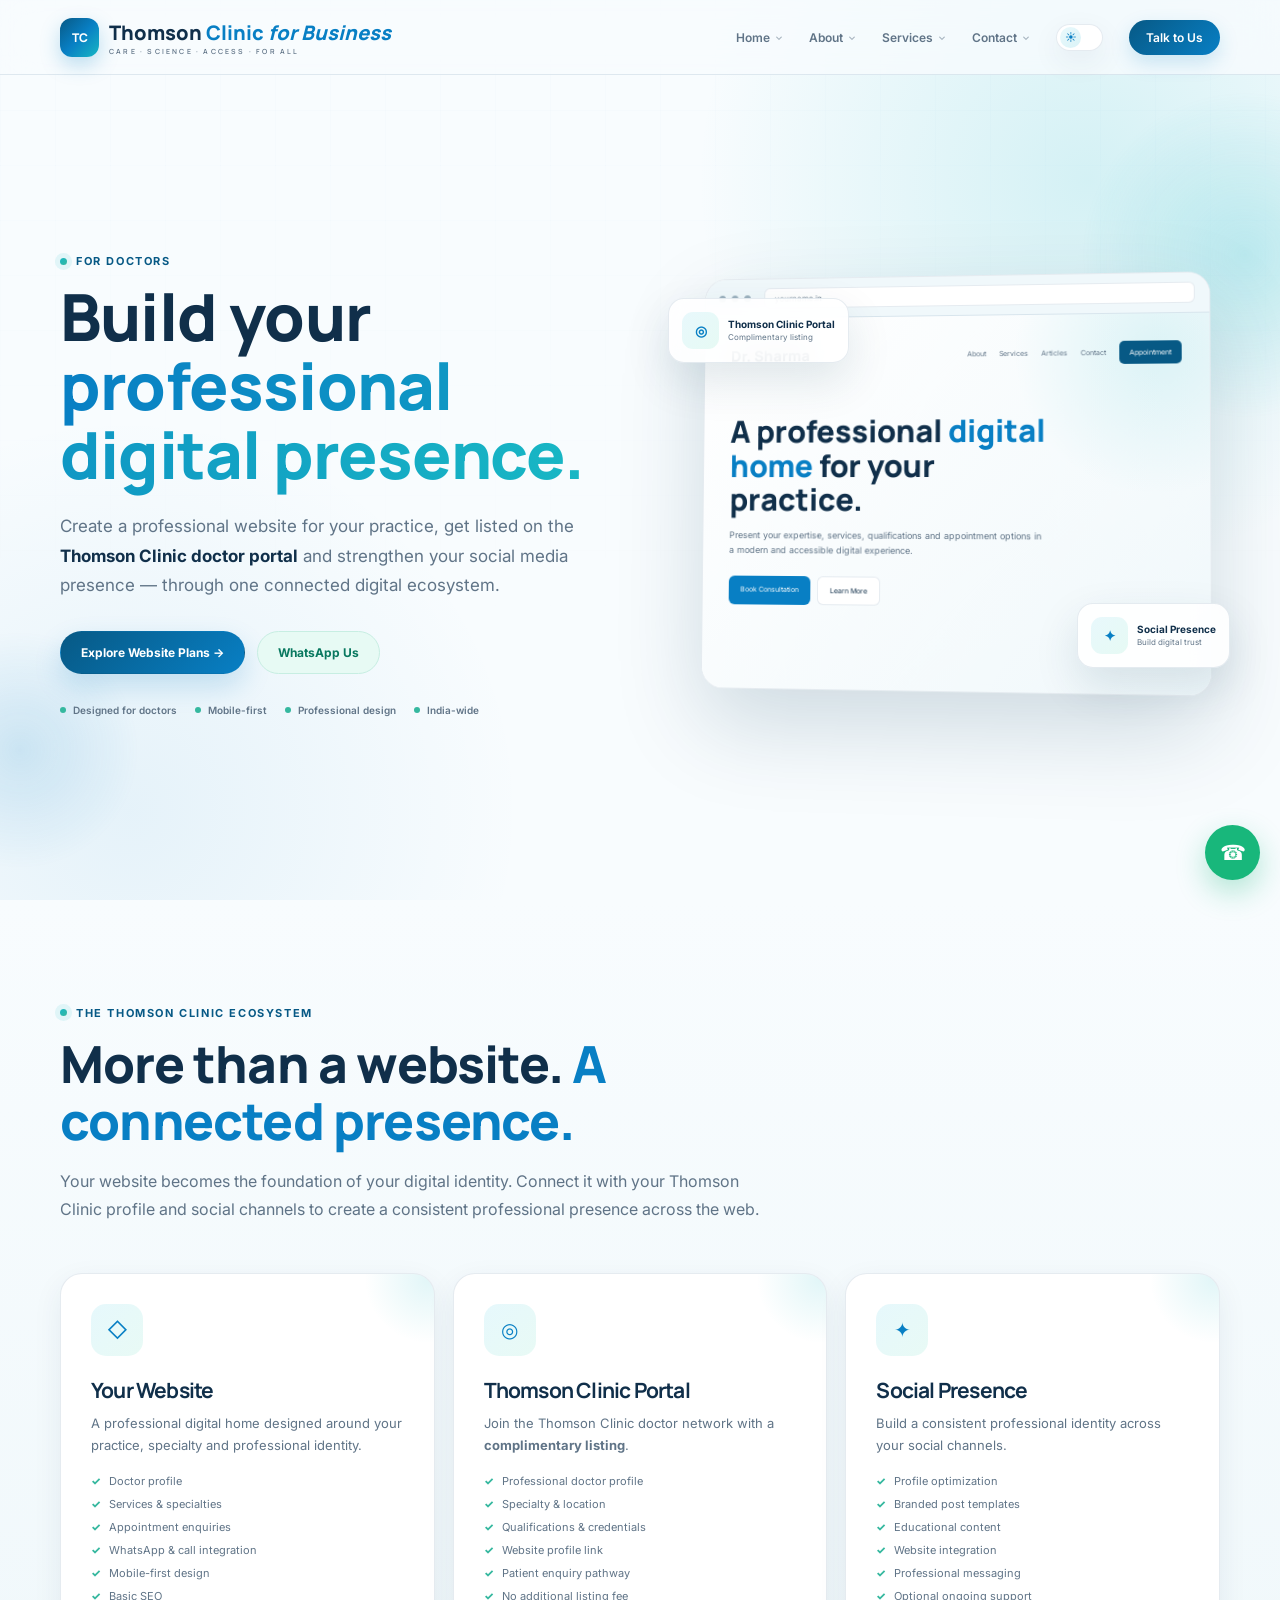
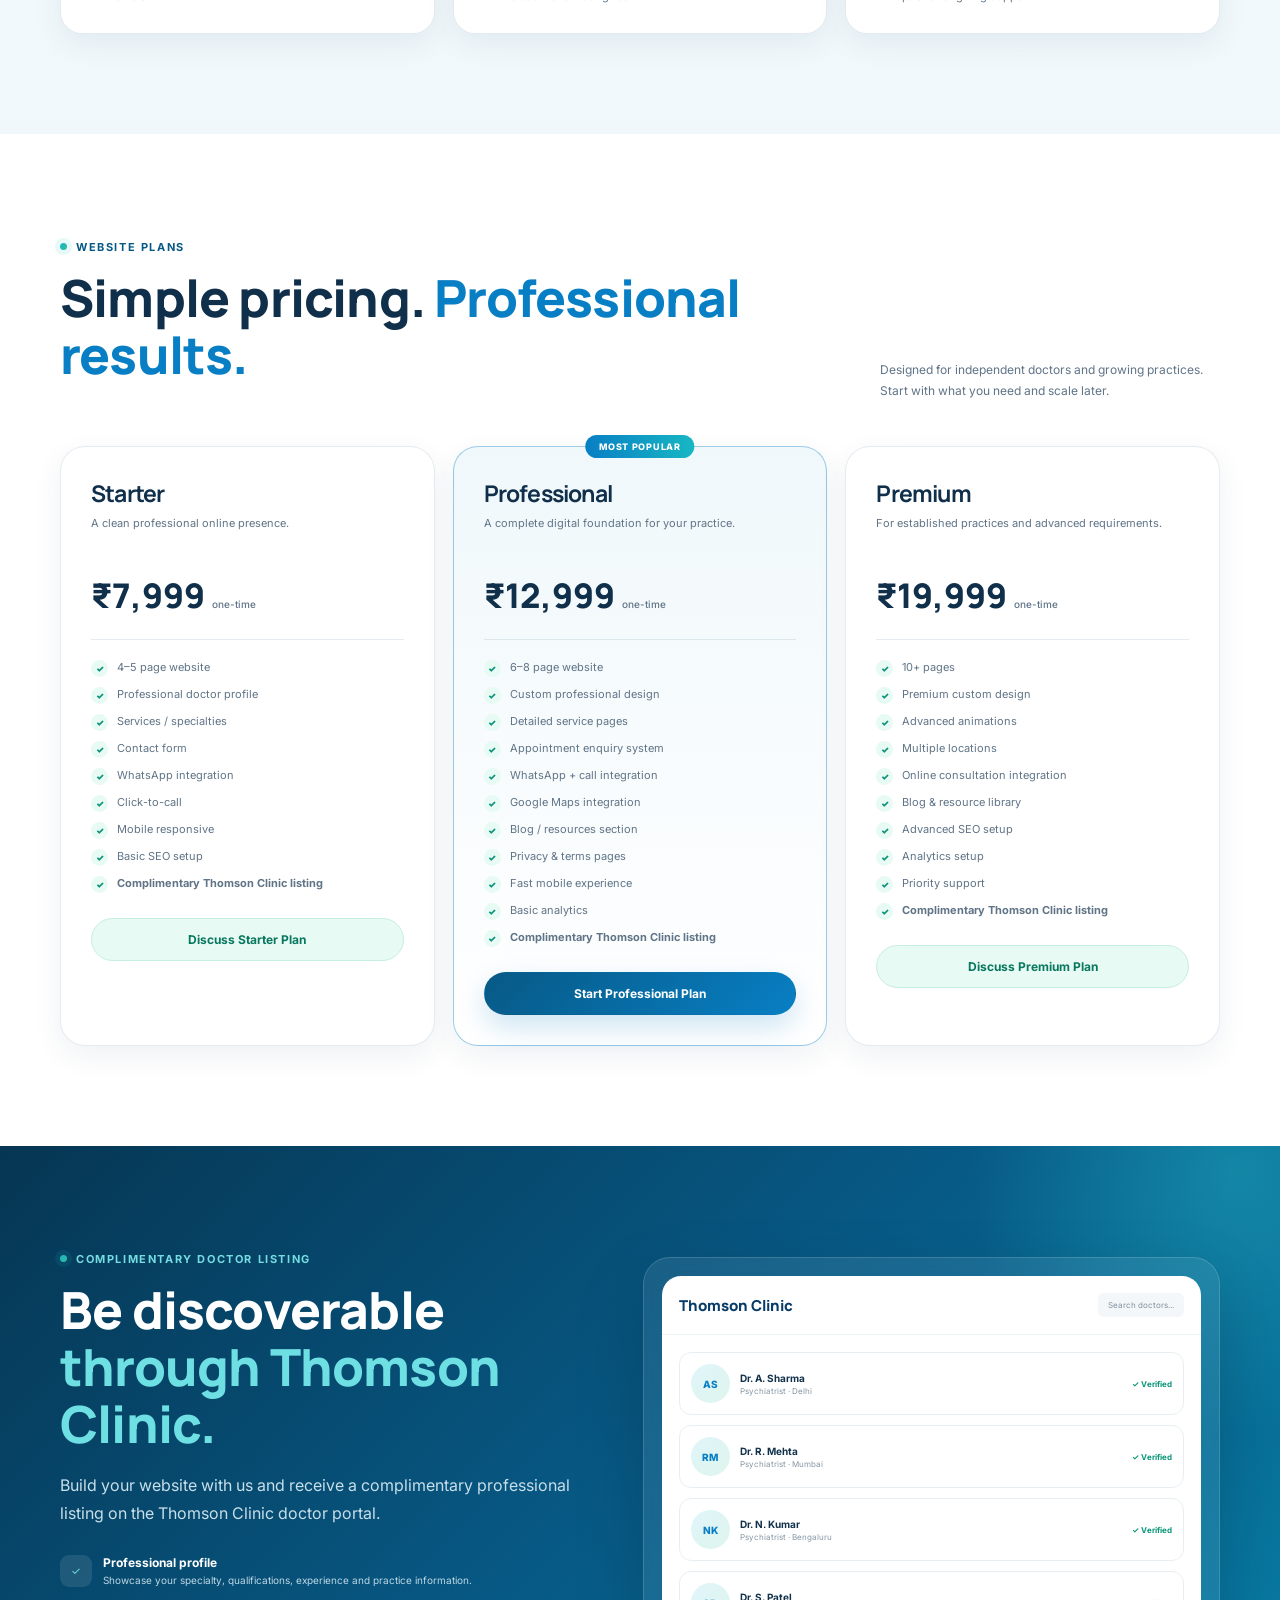
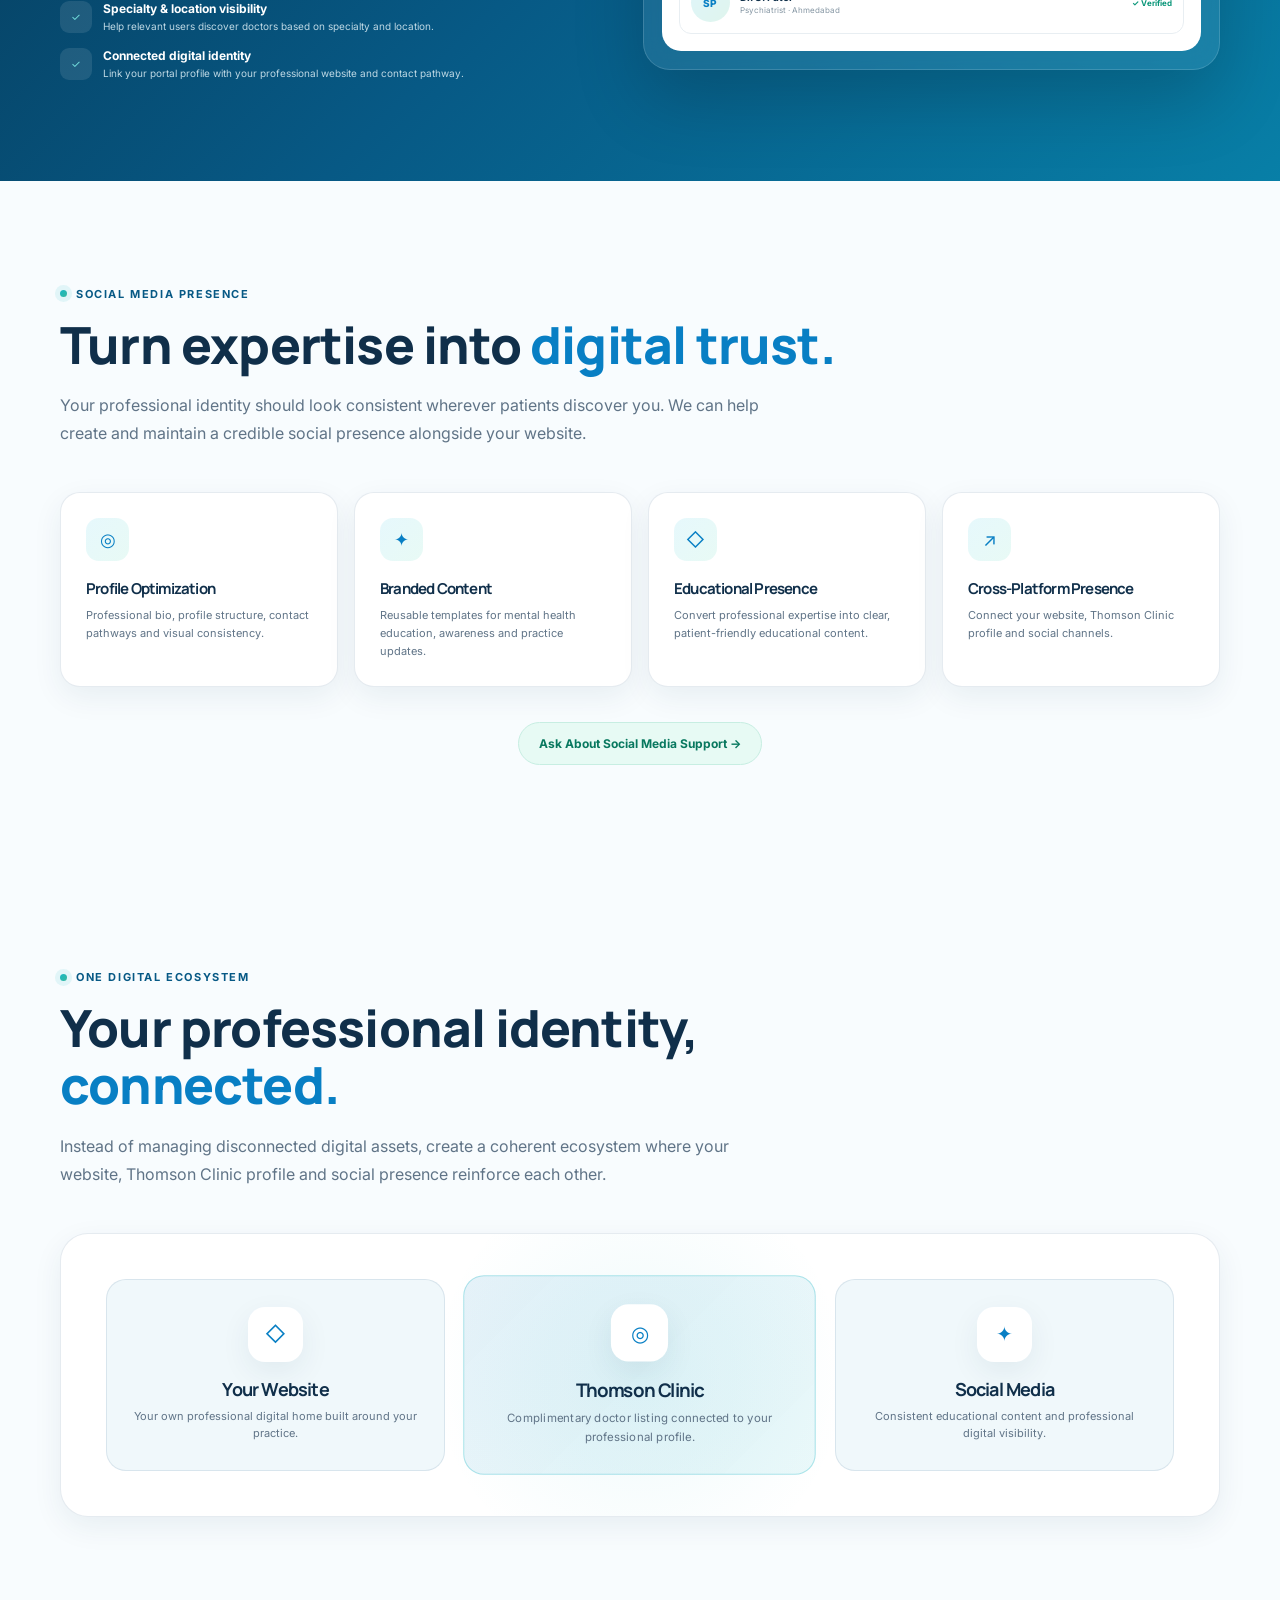
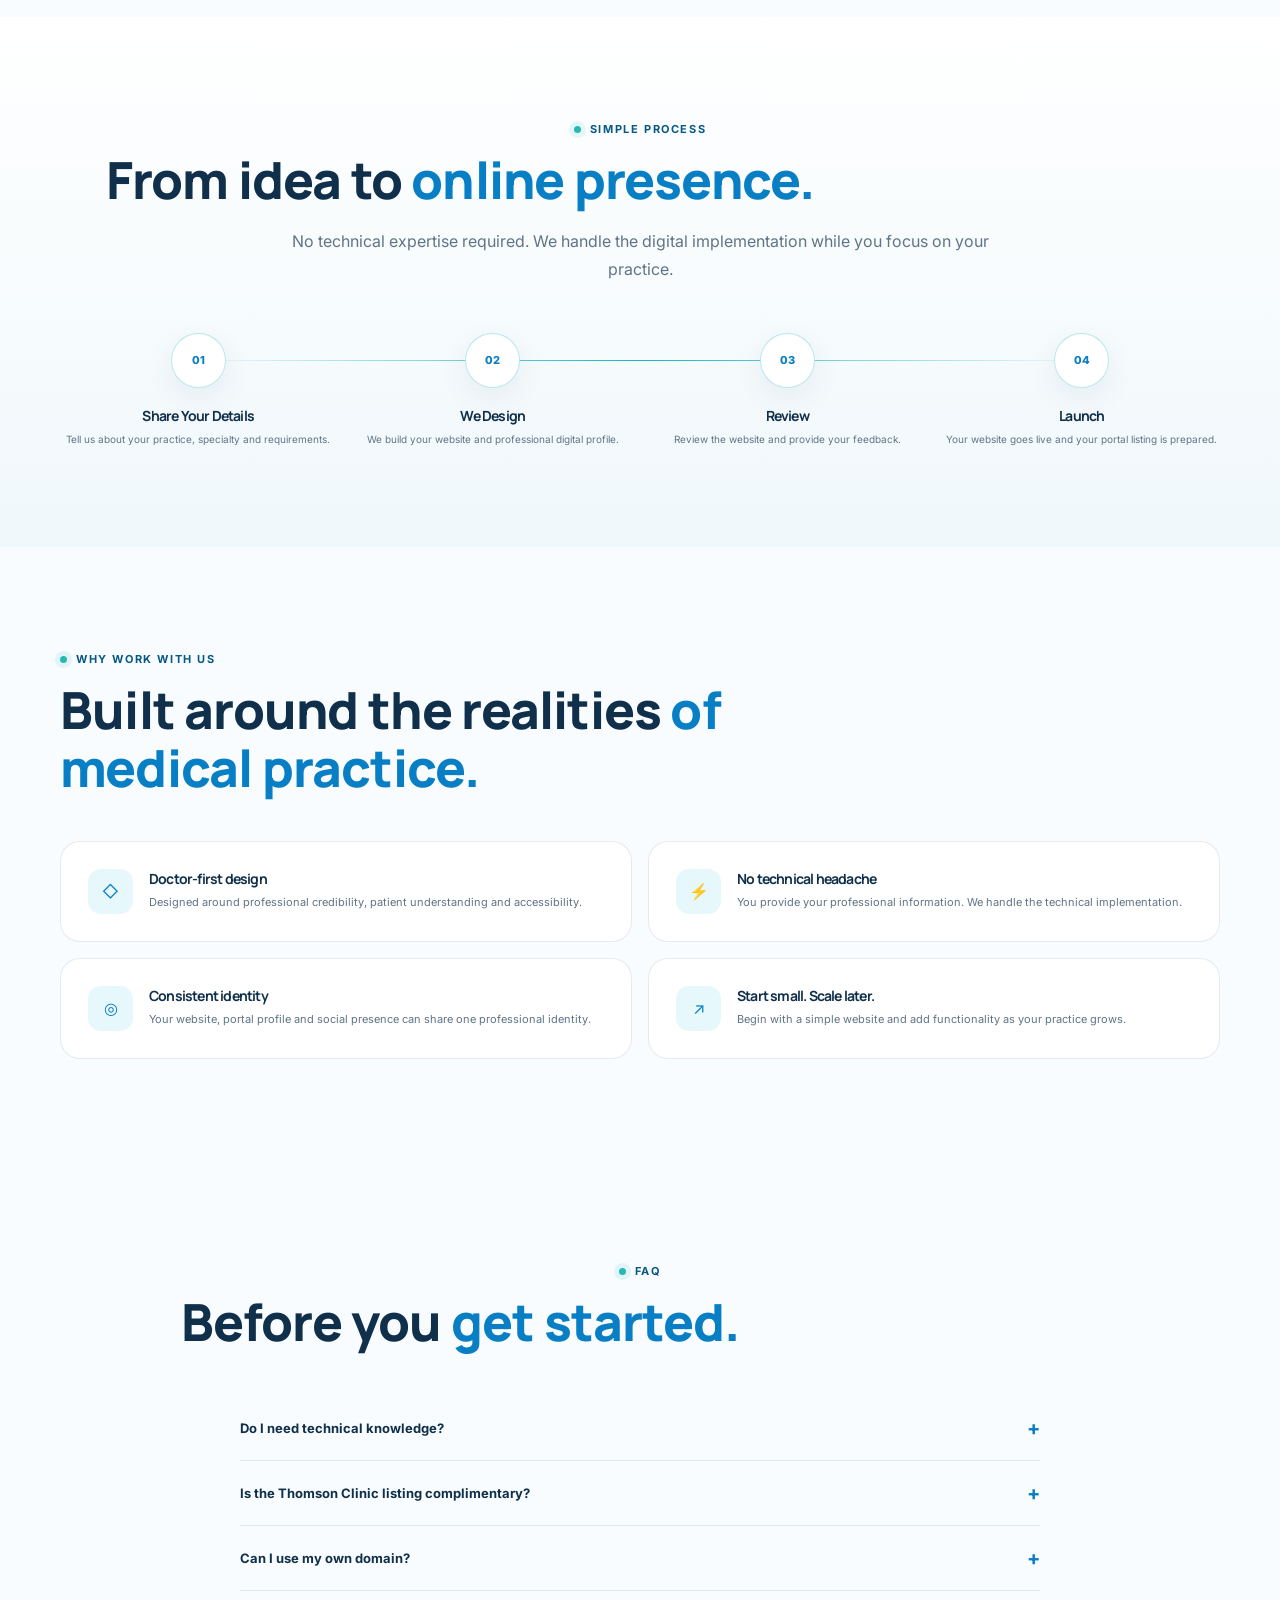
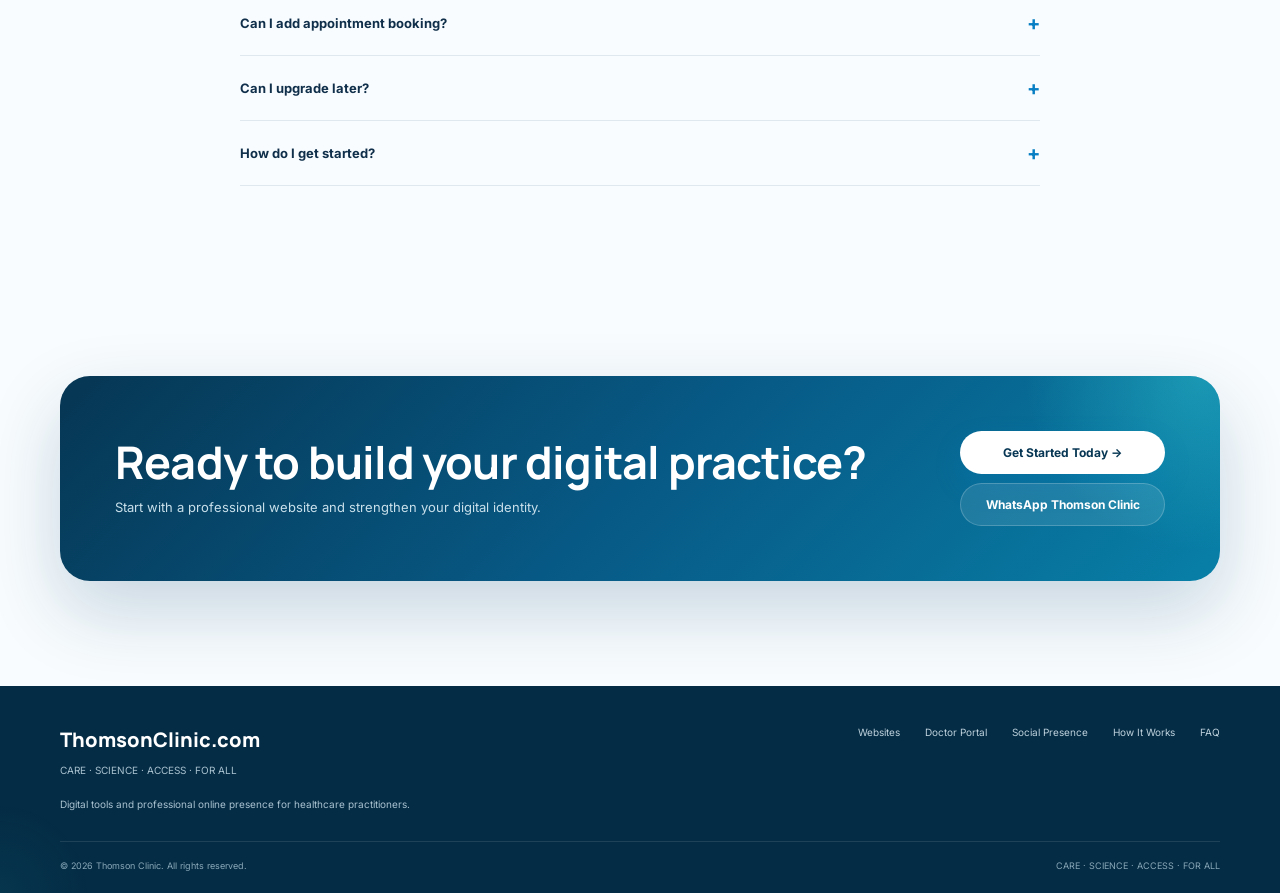
<file: index_under_testing.html>
<!DOCTYPE html>
<html lang="en">
<head>

<meta charset="UTF-8">
<meta name="viewport" content="width=device-width, initial-scale=1.0">
<meta name="description" content="Thomson Clinic for Doctors — Professional websites, complimentary doctor portal listing and digital presence solutions for healthcare professionals.">
<meta name="theme-color" content="#075985">
<title>For Doctors | Thomson Clinic</title>

<link rel="preconnect" href="https://fonts.googleapis.com">
<link rel="preconnect" href="https://fonts.gstatic.com" crossorigin>
<link href="https://fonts.googleapis.com/css2?family=Inter:wght@400;500;600;700&family=Manrope:wght@500;600;700;800&display=swap" rel="stylesheet">
<link rel="stylesheet" href="css/global.css">
<link rel="stylesheet" href="css/home.css">

</head>

<body>


<!-- =====================================================
     HEADER
===================================================== -->

    <div id="header-placeholder"></div>



<!-- =====================================================
     HERO
===================================================== -->

<section class="hero">

<div class="hero-grid-bg"></div>

<div class="orb orb-1"></div>

<div class="orb orb-2"></div>


<div class="container hero-grid">


<div class="reveal">


<div class="section-label">
    FOR DOCTORS
</div>


<h1>

    Build your
    <span>professional digital presence.</span>

</h1>


<p class="hero-copy">

    Create a professional website for your practice,
    get listed on the <strong>Thomson Clinic doctor portal</strong>
    and strengthen your social media presence —
    through one connected digital ecosystem.

</p>


<div class="hero-actions">


<a
    href="#websites"
    class="btn btn-primary">

    Explore Website Plans
    →

</a>


<a
    href="#"
    class="btn btn-whatsapp whatsapp-link"
    data-message="Hello Thomson Clinic, I am a doctor and I am interested in creating a professional website for my practice. Please share the details.">

    WhatsApp Us

</a>

</div>


<div class="hero-trust">

<div class="trust-item">
    <span class="trust-dot"></span>
    Designed for doctors
</div>

<div class="trust-item">
    <span class="trust-dot"></span>
    Mobile-first
</div>

<div class="trust-item">
    <span class="trust-dot"></span>
    Professional design
</div>

<div class="trust-item">
    <span class="trust-dot"></span>
    India-wide
</div>

</div>

</div>



<!-- HERO DEVICE -->

<div class="hero-visual reveal">


<div class="device">


<div class="device-top">

<span class="device-dot"></span>
<span class="device-dot"></span>
<span class="device-dot"></span>

<div class="device-address">
    yourname.in
</div>

</div>


<div class="device-screen">


<div class="mock-nav">

<div class="mock-logo">
    Dr. Sharma
</div>

<div class="mock-links">

<span>
    About
</span>

<span>
    Services
</span>

<span>
    Articles
</span>

<span>
    Contact
</span>

<span class="mock-book">
    Appointment
</span>

</div>

</div>


<div class="mock-title">

    A professional
    <span>digital home</span>
    for your practice.

</div>


<div class="mock-description">

    Present your expertise, services,
    qualifications and appointment
    options in a modern and accessible
    digital experience.

</div>


<div class="mock-buttons">

<div class="mock-button">
    Book Consultation
</div>

<div class="mock-button alt">
    Learn More
</div>

</div>


</div>

</div>



<!-- FLOATING PORTAL -->

<div class="float-card float-portal">

<div class="float-row">

<div class="float-icon">
    ◎
</div>

<div>

<div class="float-title">
    Thomson Clinic Portal
</div>

<div class="float-sub">
    Complimentary listing
</div>

</div>

</div>

</div>



<!-- FLOATING SOCIAL -->

<div class="float-card float-social">

<div class="float-row">

<div class="float-icon">
    ✦
</div>

<div>

<div class="float-title">
    Social Presence
</div>

<div class="float-sub">
    Build digital trust
</div>

</div>

</div>

</div>


</div>

</div>

</section>



<!-- =====================================================
     ECOSYSTEM
===================================================== -->

<section class="section ecosystem">

<div class="container">


<div class="reveal">

<div class="section-label">
    THE THOMSON CLINIC ECOSYSTEM
</div>

<h2 class="section-title">

    More than a website.
    <span>A connected presence.</span>

</h2>

<p class="section-description">

    Your website becomes the foundation of your digital
    identity. Connect it with your Thomson Clinic profile
    and social channels to create a consistent professional
    presence across the web.

</p>

</div>



<div class="eco-grid">


<div class="eco-card reveal">

<div class="eco-icon">
    ◇
</div>

<h3>
    Your Website
</h3>

<p>

    A professional digital home designed
    around your practice, specialty and
    professional identity.

</p>

<ul class="eco-list">

<li>
    Doctor profile
</li>

<li>
    Services & specialties
</li>

<li>
    Appointment enquiries
</li>

<li>
    WhatsApp & call integration
</li>

<li>
    Mobile-first design
</li>

<li>
    Basic SEO
</li>

</ul>

</div>



<div class="eco-card reveal">

<div class="eco-icon">
    ◎
</div>

<h3>
    Thomson Clinic Portal
</h3>

<p>

    Join the Thomson Clinic doctor network
    with a <strong>complimentary listing</strong>.

</p>

<ul class="eco-list">

<li>
    Professional doctor profile
</li>

<li>
    Specialty & location
</li>

<li>
    Qualifications & credentials
</li>

<li>
    Website profile link
</li>

<li>
    Patient enquiry pathway
</li>

<li>
    No additional listing fee
</li>

</ul>

</div>



<div class="eco-card reveal">

<div class="eco-icon">
    ✦
</div>

<h3>
    Social Presence
</h3>

<p>

    Build a consistent professional identity
    across your social channels.

</p>

<ul class="eco-list">

<li>
    Profile optimization
</li>

<li>
    Branded post templates
</li>

<li>
    Educational content
</li>

<li>
    Website integration
</li>

<li>
    Professional messaging
</li>

<li>
    Optional ongoing support
</li>

</ul>

</div>


</div>

</div>

</section>



<!-- =====================================================
     WEBSITE PLANS
===================================================== -->

<section
    class="section plans"
    id="websites">

<div class="container">


<div class="plans-head reveal">

<div>

<div class="section-label">
    WEBSITE PLANS
</div>

<h2 class="section-title">

    Simple pricing.
    <span>Professional results.</span>

</h2>

</div>


<p class="plans-note">

    Designed for independent doctors and
    growing practices. Start with what you
    need and scale later.

</p>

</div>



<div class="plan-grid">


<!-- STARTER -->

<div class="plan reveal">

<h3>
    Starter
</h3>

<p class="plan-sub">
    A clean professional online presence.
</p>

<div class="price">

    ₹7,999

    <small>
        one-time
    </small>

</div>

<div class="plan-divider"></div>


<ul class="plan-features">

<li>
    4–5 page website
</li>

<li>
    Professional doctor profile
</li>

<li>
    Services / specialties
</li>

<li>
    Contact form
</li>

<li>
    WhatsApp integration
</li>

<li>
    Click-to-call
</li>

<li>
    Mobile responsive
</li>

<li>
    Basic SEO setup
</li>

<li>
    <strong>
        Complimentary Thomson Clinic listing
    </strong>
</li>

</ul>


<a
    href="#"
    class="btn btn-whatsapp whatsapp-link"
    data-message="Hello Thomson Clinic, I am interested in the ₹7,999 Starter website package. Please share the details and process.">

    Discuss Starter Plan

</a>

</div>



<!-- PROFESSIONAL -->

<div class="plan popular reveal">

<div class="popular-label">
    MOST POPULAR
</div>

<h3>
    Professional
</h3>

<p class="plan-sub">
    A complete digital foundation for your practice.
</p>

<div class="price">

    ₹12,999

    <small>
        one-time
    </small>

</div>

<div class="plan-divider"></div>


<ul class="plan-features">

<li>
    6–8 page website
</li>

<li>
    Custom professional design
</li>

<li>
    Detailed service pages
</li>

<li>
    Appointment enquiry system
</li>

<li>
    WhatsApp + call integration
</li>

<li>
    Google Maps integration
</li>

<li>
    Blog / resources section
</li>

<li>
    Privacy & terms pages
</li>

<li>
    Fast mobile experience
</li>

<li>
    Basic analytics
</li>

<li>
    <strong>
        Complimentary Thomson Clinic listing
    </strong>
</li>

</ul>


<a
    href="#"
    class="btn btn-primary whatsapp-link"
    data-message="Hello Thomson Clinic, I am interested in the ₹12,999 Professional website package. Please explain the process and requirements.">

    Start Professional Plan

</a>

</div>



<!-- PREMIUM -->

<div class="plan reveal">

<h3>
    Premium
</h3>

<p class="plan-sub">
    For established practices and advanced requirements.
</p>

<div class="price">

    ₹19,999

    <small>
        one-time
    </small>

</div>

<div class="plan-divider"></div>


<ul class="plan-features">

<li>
    10+ pages
</li>

<li>
    Premium custom design
</li>

<li>
    Advanced animations
</li>

<li>
    Multiple locations
</li>

<li>
    Online consultation integration
</li>

<li>
    Blog & resource library
</li>

<li>
    Advanced SEO setup
</li>

<li>
    Analytics setup
</li>

<li>
    Priority support
</li>

<li>
    <strong>
        Complimentary Thomson Clinic listing
    </strong>
</li>

</ul>


<a
    href="#"
    class="btn btn-whatsapp whatsapp-link"
    data-message="Hello Thomson Clinic, I am interested in the ₹19,999 Premium website package. I would like to discuss my requirements.">

    Discuss Premium Plan

</a>

</div>


</div>

</div>

</section>



<!-- =====================================================
     PORTAL
===================================================== -->

<section
    class="section portal-section"
    id="portal">

<div class="container portal-grid">


<div class="reveal">

<div class="section-label">
    COMPLIMENTARY DOCTOR LISTING
</div>


<h2 class="section-title">

    Be discoverable
    <span>through Thomson Clinic.</span>

</h2>


<p class="section-description">

    Build your website with us and receive
    a complimentary professional listing on
    the Thomson Clinic doctor portal.

</p>


<div class="portal-benefits">


<div class="portal-benefit">

<div class="portal-benefit-icon">
    ✓
</div>

<div>

<strong>
    Professional profile
</strong>

<span>
    Showcase your specialty, qualifications,
    experience and practice information.
</span>

</div>

</div>



<div class="portal-benefit">

<div class="portal-benefit-icon">
    ✓
</div>

<div>

<strong>
    Specialty & location visibility
</strong>

<span>
    Help relevant users discover doctors
    based on specialty and location.
</span>

</div>

</div>



<div class="portal-benefit">

<div class="portal-benefit-icon">
    ✓
</div>

<div>

<strong>
    Connected digital identity
</strong>

<span>
    Link your portal profile with your
    professional website and contact pathway.
</span>

</div>

</div>


</div>

</div>



<!-- PORTAL UI -->

<div class="portal-preview reveal">

<div class="portal-inner">


<div class="portal-header">

<div class="portal-logo">
    Thomson Clinic
</div>

<div class="portal-search">
    Search doctors...
</div>

</div>


<div class="doctor-list">


<div class="doctor">

<div class="doctor-avatar">
    AS
</div>

<div>

<div class="doctor-name">
    Dr. A. Sharma
</div>

<div class="doctor-meta">
    Psychiatrist · Delhi
</div>

</div>

<div class="verified">
    ✓ Verified
</div>

</div>



<div class="doctor">

<div class="doctor-avatar">
    RM
</div>

<div>

<div class="doctor-name">
    Dr. R. Mehta
</div>

<div class="doctor-meta">
    Psychiatrist · Mumbai
</div>

</div>

<div class="verified">
    ✓ Verified
</div>

</div>



<div class="doctor">

<div class="doctor-avatar">
    NK
</div>

<div>

<div class="doctor-name">
    Dr. N. Kumar
</div>

<div class="doctor-meta">
    Psychiatrist · Bengaluru
</div>

</div>

<div class="verified">
    ✓ Verified
</div>

</div>



<div class="doctor">

<div class="doctor-avatar">
    SP
</div>

<div>

<div class="doctor-name">
    Dr. S. Patel
</div>

<div class="doctor-meta">
    Psychiatrist · Ahmedabad
</div>

</div>

<div class="verified">
    ✓ Verified
</div>

</div>


</div>

</div>

</div>

</div>

</section>



<!-- =====================================================
     SOCIAL MEDIA
===================================================== -->

<section
    class="section social-section"
    id="social">

<div class="container">


<div class="reveal">

<div class="section-label">
    SOCIAL MEDIA PRESENCE
</div>

<h2 class="section-title">

    Turn expertise into
    <span>digital trust.</span>

</h2>

<p class="section-description">

    Your professional identity should look consistent
    wherever patients discover you. We can help create
    and maintain a credible social presence alongside
    your website.

</p>

</div>



<div class="social-grid">


<div class="social-card reveal">

<div class="social-icon">
    ◎
</div>

<h3>
    Profile Optimization
</h3>

<p>
    Professional bio, profile structure,
    contact pathways and visual consistency.
</p>

</div>



<div class="social-card reveal">

<div class="social-icon">
    ✦
</div>

<h3>
    Branded Content
</h3>

<p>
    Reusable templates for mental health
    education, awareness and practice updates.
</p>

</div>



<div class="social-card reveal">

<div class="social-icon">
    ◇
</div>

<h3>
    Educational Presence
</h3>

<p>
    Convert professional expertise into
    clear, patient-friendly educational content.
</p>

</div>



<div class="social-card reveal">

<div class="social-icon">
    ↗
</div>

<h3>
    Cross-Platform Presence
</h3>

<p>
    Connect your website, Thomson Clinic
    profile and social channels.
</p>

</div>


</div>


<div
    style="
        text-align:center;
        margin-top:35px;
    "
    class="reveal">

<a
    href="#"
    class="btn btn-whatsapp whatsapp-link"
    data-message="Hello Thomson Clinic, I am interested in professional social media support for my medical practice. Please share the available options.">

    Ask About Social Media Support →

</a>

</div>

</div>

</section>



<!-- =====================================================
     DIGITAL ECOSYSTEM
===================================================== -->

<section class="section">

<div class="container">


<div class="reveal">

<div class="section-label">
    ONE DIGITAL ECOSYSTEM
</div>

<h2 class="section-title">

    Your professional identity,
    <span>connected.</span>

</h2>

<p class="section-description">

    Instead of managing disconnected digital assets,
    create a coherent ecosystem where your website,
    Thomson Clinic profile and social presence
    reinforce each other.

</p>

</div>


<div class="ecosystem-map reveal">


<div class="map-grid">


<div class="map-box">

<div class="map-icon">
    ◇
</div>

<h3>
    Your Website
</h3>

<p>
    Your own professional digital home
    built around your practice.
</p>

</div>



<div class="map-box center">

<div class="map-icon">
    ◎
</div>

<h3>
    Thomson Clinic
</h3>

<p>
    Complimentary doctor listing connected
    to your professional profile.
</p>

</div>



<div class="map-box">

<div class="map-icon">
    ✦
</div>

<h3>
    Social Media
</h3>

<p>
    Consistent educational content and
    professional digital visibility.
</p>

</div>


</div>

</div>

</div>

</section>



<!-- =====================================================
     PROCESS
===================================================== -->

<section
    class="section process"
    id="process">

<div class="container">


<div
    style="text-align:center;"
    class="reveal">

<div class="section-label">
    SIMPLE PROCESS
</div>

<h2 class="section-title">

    From idea to
    <span>online presence.</span>

</h2>

<p
    class="section-description"
    style="margin:auto;">

    No technical expertise required.
    We handle the digital implementation while
    you focus on your practice.

</p>

</div>



<div class="process-grid">


<div class="process-step reveal">

<div class="process-number">
    01
</div>

<h3>
    Share Your Details
</h3>

<p>
    Tell us about your practice,
    specialty and requirements.
</p>

</div>



<div class="process-step reveal">

<div class="process-number">
    02
</div>

<h3>
    We Design
</h3>

<p>
    We build your website and
    professional digital profile.
</p>

</div>



<div class="process-step reveal">

<div class="process-number">
    03
</div>

<h3>
    Review
</h3>

<p>
    Review the website and
    provide your feedback.
</p>

</div>



<div class="process-step reveal">

<div class="process-number">
    04
</div>

<h3>
    Launch
</h3>

<p>
    Your website goes live and
    your portal listing is prepared.
</p>

</div>


</div>

</div>

</section>



<!-- =====================================================
     WHY
===================================================== -->

<section class="section">

<div class="container">


<div class="reveal">

<div class="section-label">
    WHY WORK WITH US
</div>

<h2 class="section-title">

    Built around the realities
    <span>of medical practice.</span>

</h2>

</div>


<div class="why-grid">


<div class="why-card reveal">

<div class="why-icon">
    ◇
</div>

<div>

<h3>
    Doctor-first design
</h3>

<p>
    Designed around professional credibility,
    patient understanding and accessibility.
</p>

</div>

</div>



<div class="why-card reveal">

<div class="why-icon">
    ⚡
</div>

<div>

<h3>
    No technical headache
</h3>

<p>
    You provide your professional information.
    We handle the technical implementation.
</p>

</div>

</div>



<div class="why-card reveal">

<div class="why-icon">
    ◎
</div>

<div>

<h3>
    Consistent identity
</h3>

<p>
    Your website, portal profile and social
    presence can share one professional identity.
</p>

</div>

</div>



<div class="why-card reveal">

<div class="why-icon">
    ↗
</div>

<div>

<h3>
    Start small. Scale later.
</h3>

<p>
    Begin with a simple website and add
    functionality as your practice grows.
</p>

</div>

</div>


</div>

</div>

</section>



<!-- =====================================================
     FAQ
===================================================== -->

<section
    class="section"
    id="faq">

<div class="container">


<div
    style="text-align:center;"
    class="reveal">

<div class="section-label">
    FAQ
</div>

<h2 class="section-title">

    Before you
    <span>get started.</span>

</h2>

</div>


<div class="faq">


<div class="faq-item">

<button class="faq-question">

    Do I need technical knowledge?

    <span>+</span>

</button>

<div class="faq-answer">

<div class="faq-answer-inner">

    No. You provide your professional details,
    photographs and content. We handle the website
    development and deployment.

</div>

</div>

</div>



<div class="faq-item">

<button class="faq-question">

    Is the Thomson Clinic listing complimentary?

    <span>+</span>

</button>

<div class="faq-answer">

<div class="faq-answer-inner">

    Yes. The doctor portal listing is offered as
    a complimentary benefit with the website service.
    Any future optional paid services would be
    communicated separately.

</div>

</div>

</div>



<div class="faq-item">

<button class="faq-question">

    Can I use my own domain?

    <span>+</span>

</button>

<div class="faq-answer">

<div class="faq-answer-inner">

    Yes. You can use an existing domain or register
    a new professional domain. Domain and third-party
    service charges, where applicable, are separate.

</div>

</div>

</div>



<div class="faq-item">

<button class="faq-question">

    Can I add appointment booking?

    <span>+</span>

</button>

<div class="faq-answer">

<div class="faq-answer-inner">

    Yes. Appointment enquiry forms, WhatsApp,
    telephone, Google Maps and supported booking
    integrations can be incorporated according
    to your requirements.

</div>

</div>

</div>



<div class="faq-item">

<button class="faq-question">

    Can I upgrade later?

    <span>+</span>

</button>

<div class="faq-answer">

<div class="faq-answer-inner">

    Yes. You can begin with the Starter package
    and add pages, functionality and digital services
    as your practice grows.

</div>

</div>

</div>



<div class="faq-item">

<button class="faq-question">

    How do I get started?

    <span>+</span>

</button>

<div class="faq-answer">

<div class="faq-answer-inner">

    Send us a WhatsApp message with your name,
    specialty, city and what you want from your
    website. We will discuss the requirements
    and recommend the appropriate option.

</div>

</div>

</div>


</div>

</div>

</section>



<!-- =====================================================
     FINAL CTA
===================================================== -->

<section
    class="final-cta"
    id="contact">

<div class="container">


<div class="cta-box reveal">


<div class="cta-content">


<div>

<h2>
    Ready to build your
    digital practice?
</h2>

<p>

    Start with a professional website and strengthen your digital identity.

</p>

</div>


<div class="cta-actions">


<a
    href="#"
    class="btn btn-primary whatsapp-link"
    data-message="Hello Thomson Clinic, I would like to build a professional website for my medical practice. Please contact me to discuss the requirements.">

    Get Started Today →

</a>


<a
    href="#"
    class="btn btn-whatsapp whatsapp-link"
    data-message="Hello Thomson Clinic, I am a doctor interested in your website + complimentary Thomson Clinic portal listing. Please share the details.">

    WhatsApp Thomson Clinic

</a>


</div>


</div>

</div>

</div>

</section>



<!-- =====================================================
     FOOTER
===================================================== -->

    <div id="footer-placeholder"></div>



<!-- =====================================================
     WHATSAPP FLOAT
===================================================== -->

<a
    href="#"
    class="whatsapp-float whatsapp-link"
    aria-label="WhatsApp Thomson Clinic"

    data-message="Hello Thomson Clinic, I am a doctor and I would like to know more about your website, doctor portal listing and digital presence services.">

    <span class="whatsapp-tooltip">
        Chat with Thomson Clinic
    </span>

    ☎

</a>



<!-- =====================================================
     JAVASCRIPT
===================================================== -->

<script src="js/main.js"></script>
<script src="js/home.js"></script>

</body>
</html>
</file>
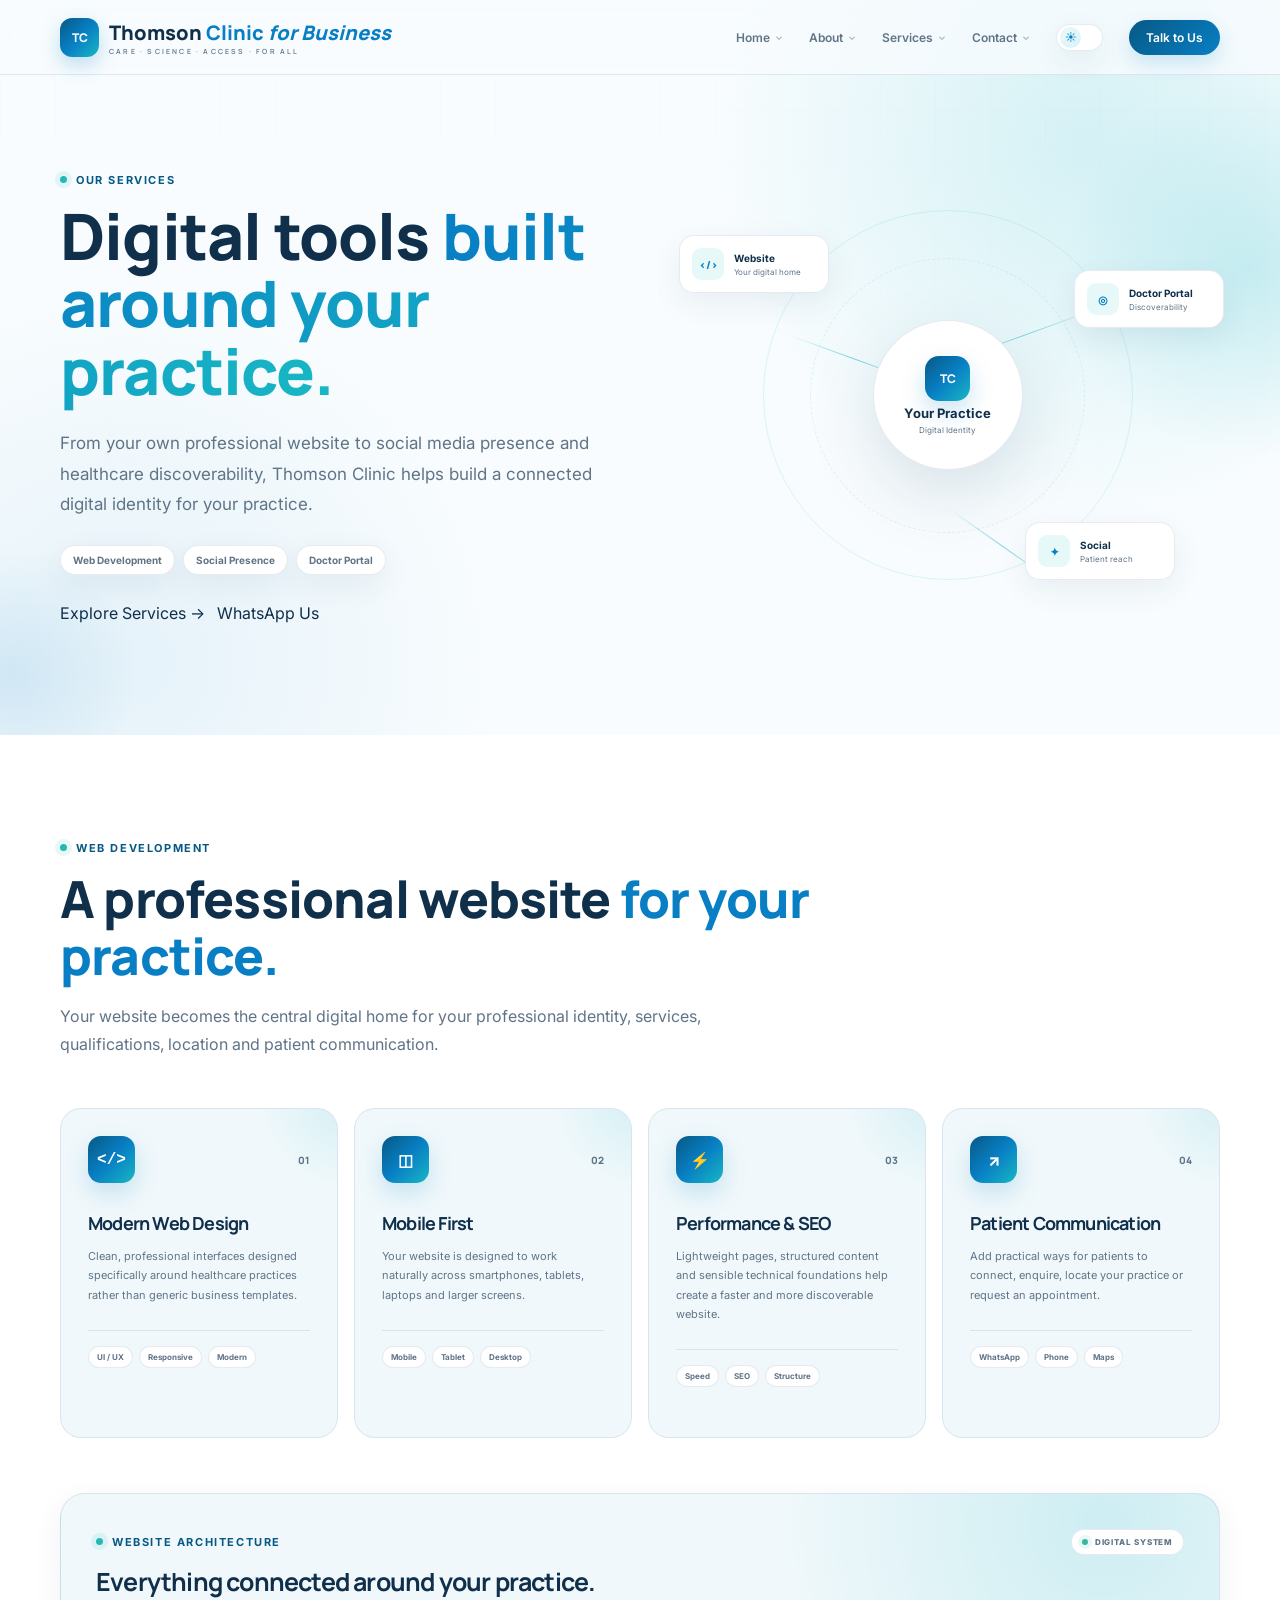
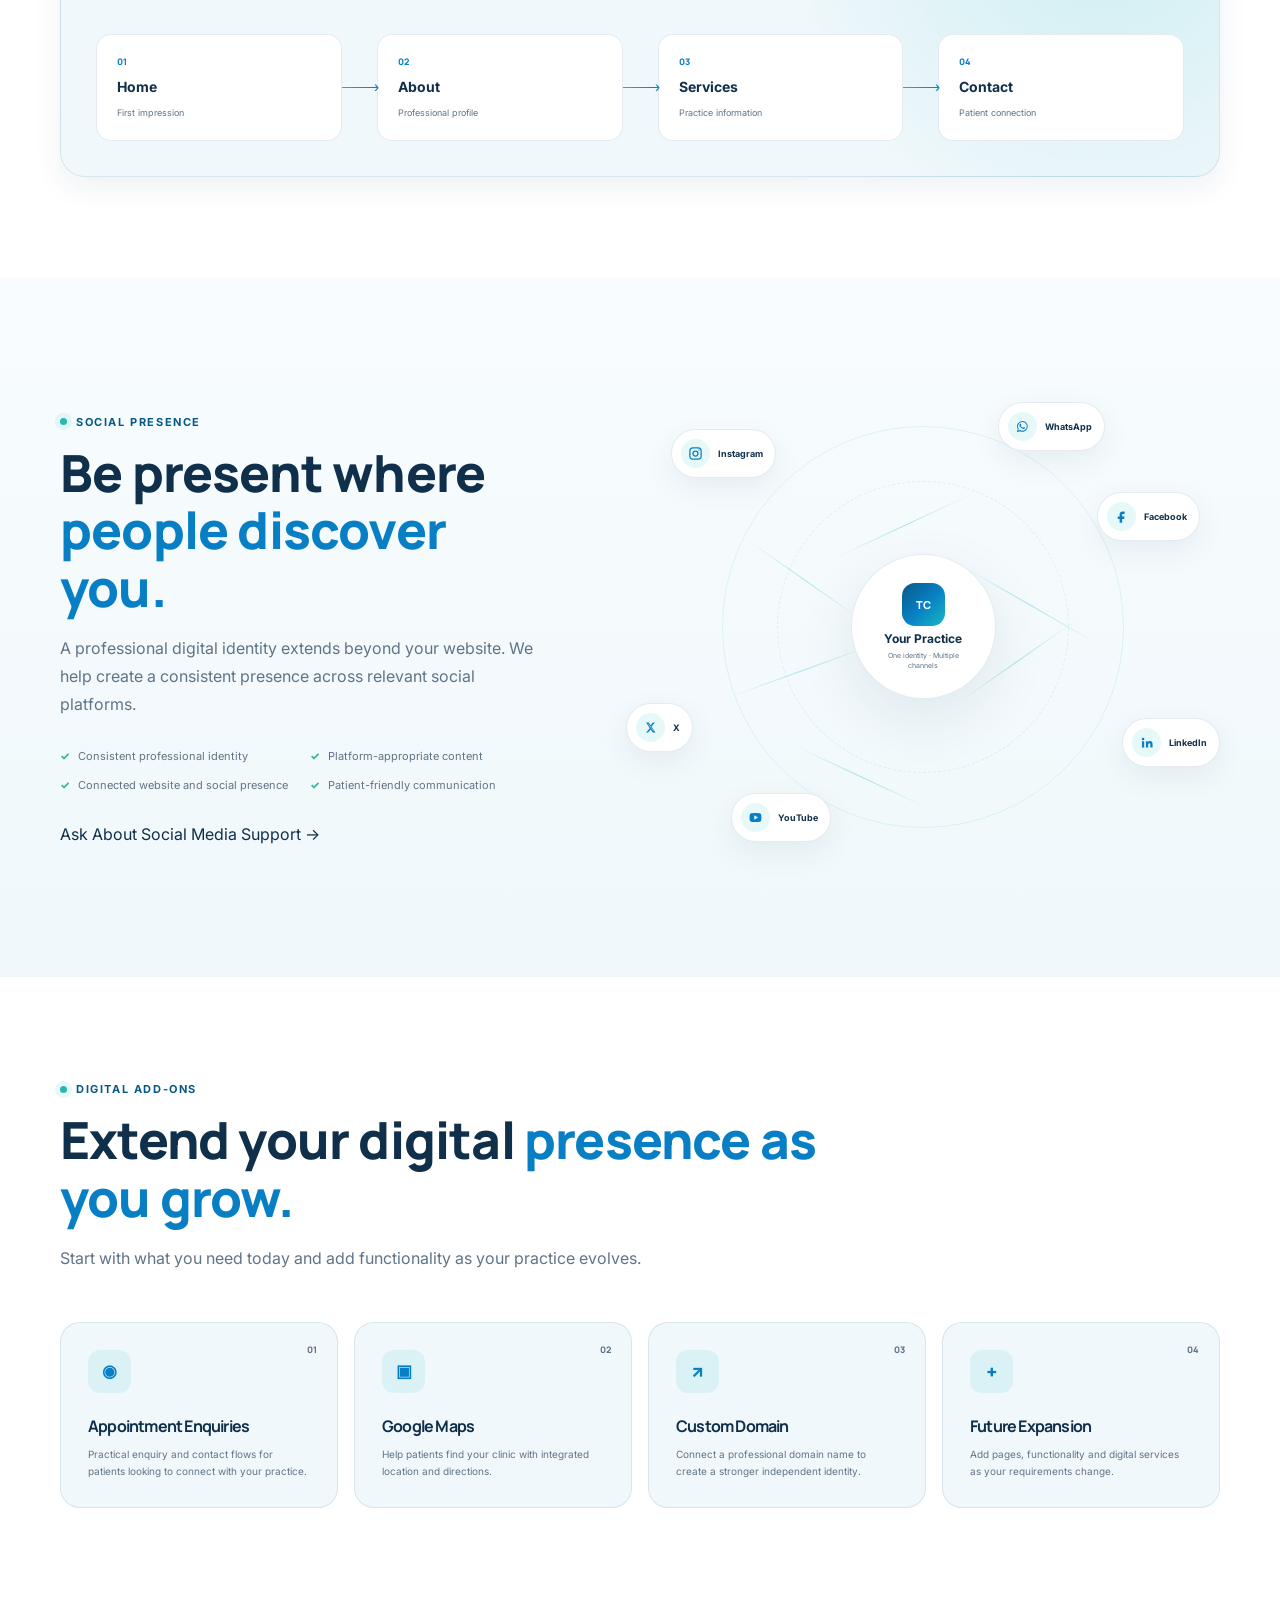
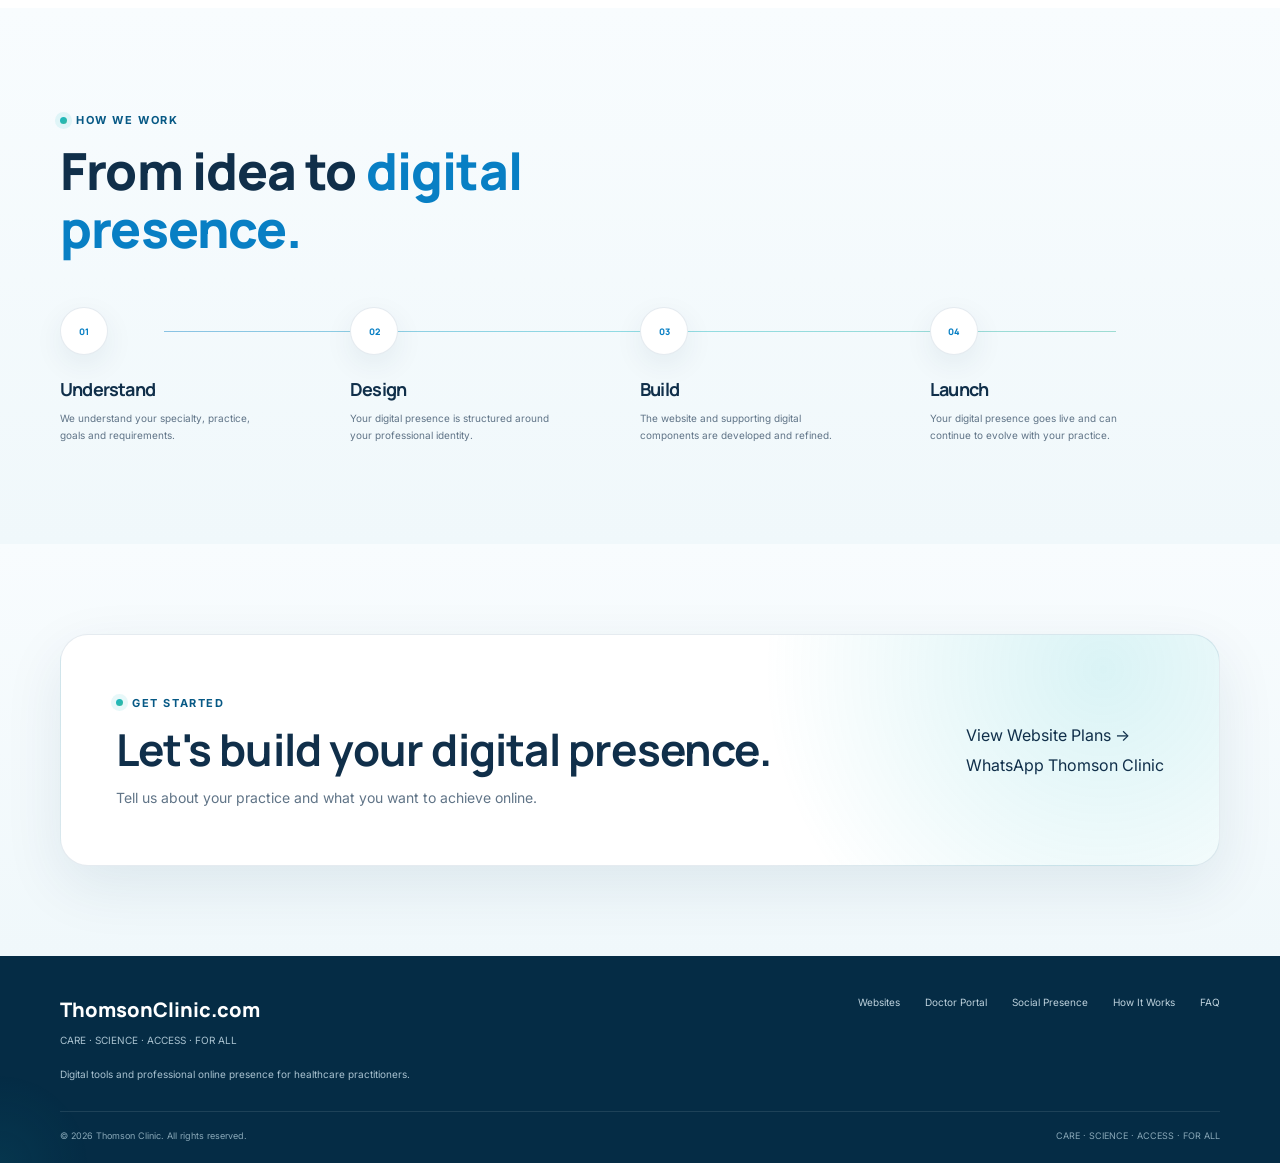
<file: services.html>
<!DOCTYPE html>
<html lang="en">

<head>

    <meta charset="UTF-8">

    <meta
        name="viewport"
        content="width=device-width, initial-scale=1.0"
    >

    <meta
        name="description"
        content="Thomson Clinic digital services — professional healthcare websites, social media presence, doctor portal profiles and digital solutions for healthcare practitioners."
    >

    <meta
        name="theme-color"
        content="#075985"
    >

    <title>Services | Thomson Clinic</title>


    <!-- =====================================================
         FONTS
    ====================================================== -->

    <link
        rel="preconnect"
        href="https://fonts.googleapis.com"
    >

    <link
        rel="preconnect"
        href="https://fonts.gstatic.com"
        crossorigin
    >

    <link
        href="https://fonts.googleapis.com/css2?family=Inter:wght@400;500;600;700&family=Manrope:wght@500;600;700;800&display=swap"
        rel="stylesheet"
    >


    <!-- =====================================================
         CSS
    ====================================================== -->

    <link
        rel="stylesheet"
        href="css/global.css"
    >

    <link
        rel="stylesheet"
        href="css/services.css"
    >

</head>


<body>


    <!-- =====================================================
         HEADER
    ====================================================== -->

    <div id="header-placeholder"></div>


    <main>


        <!-- =====================================================
             HERO
        ====================================================== -->

        <section class="services-hero">

            <div class="services-grid-bg"></div>

            <div class="service-orb service-orb-1"></div>

            <div class="service-orb service-orb-2"></div>


            <div class="container services-hero-grid">


                <!-- HERO COPY -->

                <div class="services-hero-copy reveal">

                    <div class="section-label">
                        OUR SERVICES
                    </div>

                    <h1>
                        Digital tools
                        <span>built around your practice.</span>
                    </h1>

                    <p>
                        From your own professional website to social
                        media presence and healthcare discoverability,
                        Thomson Clinic helps build a connected digital
                        identity for your practice.
                    </p>


                    <div class="hero-service-tags">

                        <span>
                            Web Development
                        </span>

                        <span>
                            Social Presence
                        </span>

                        <span>
                            Doctor Portal
                        </span>

                    </div>


                    <div class="hero-actions">

                        <a
                            href="#web-development"
                            class="btn btn-primary"
                        >
                            Explore Services →
                        </a>

                        <a
                            href="#"
                            class="btn btn-whatsapp whatsapp-link"
                            data-message="Hello Thomson Clinic, I would like to know more about your digital services for my medical practice."
                        >
                            WhatsApp Us
                        </a>

                    </div>

                </div>


                <!-- =================================================
                     DIGITAL SYSTEM VISUAL
                ================================================== -->

                <div class="services-visual reveal">


                    <div class="system-orbit orbit-one"></div>

                    <div class="system-orbit orbit-two"></div>


                    <!-- CENTRAL NODE -->

                    <div class="system-core">

                        <div class="core-logo">
                            TC
                        </div>

                        <strong>
                            Your Practice
                        </strong>

                        <small>
                            Digital Identity
                        </small>

                    </div>


                    <!-- WEBSITE NODE -->

                    <div class="system-node node-web">

                        <div class="node-icon">
                            &lt;/&gt;
                        </div>

                        <div>

                            <strong>
                                Website
                            </strong>

                            <small>
                                Your digital home
                            </small>

                        </div>

                    </div>


                    <!-- PORTAL NODE -->

                    <div class="system-node node-portal">

                        <div class="node-icon">
                            ◎
                        </div>

                        <div>

                            <strong>
                                Doctor Portal
                            </strong>

                            <small>
                                Discoverability
                            </small>

                        </div>

                    </div>


                    <!-- SOCIAL NODE -->

                    <div class="system-node node-social">

                        <div class="node-icon">
                            ✦
                        </div>

                        <div>

                            <strong>
                                Social
                            </strong>

                            <small>
                                Patient reach
                            </small>

                        </div>

                    </div>


                    <div class="data-line line-one"></div>
                    <div class="data-line line-two"></div>
                    <div class="data-line line-three"></div>


                </div>

            </div>

        </section>


        <!-- =====================================================
             WEB DEVELOPMENT
        ====================================================== -->

        <section
            class="section web-development"
            id="web-development"
        >

            <div class="container">


                <div class="section-heading reveal">

                    <div class="section-label">
                        WEB DEVELOPMENT
                    </div>

                    <h2 class="section-title">
                        A professional website
                        <span>for your practice.</span>
                    </h2>

                    <p class="section-description">
                        Your website becomes the central digital home
                        for your professional identity, services,
                        qualifications, location and patient
                        communication.
                    </p>

                </div>


                <!-- WEB FEATURE GRID -->

                <div class="web-feature-grid">


                    <article class="service-feature-card reveal">

                        <div class="feature-top">

                            <div class="feature-icon code-icon">
                                &lt;/&gt;
                            </div>

                            <span>
                                01
                            </span>

                        </div>

                        <h3>
                            Modern Web Design
                        </h3>

                        <p>
                            Clean, professional interfaces designed
                            specifically around healthcare practices
                            rather than generic business templates.
                        </p>

                        <div class="feature-line"></div>

                        <div class="feature-meta">
                            <span>UI / UX</span>
                            <span>Responsive</span>
                            <span>Modern</span>
                        </div>

                    </article>


                    <article class="service-feature-card reveal">

                        <div class="feature-top">

                            <div class="feature-icon">
                                ◫
                            </div>

                            <span>
                                02
                            </span>

                        </div>

                        <h3>
                            Mobile First
                        </h3>

                        <p>
                            Your website is designed to work naturally
                            across smartphones, tablets, laptops and
                            larger screens.
                        </p>

                        <div class="feature-line"></div>

                        <div class="feature-meta">
                            <span>Mobile</span>
                            <span>Tablet</span>
                            <span>Desktop</span>
                        </div>

                    </article>


                    <article class="service-feature-card reveal">

                        <div class="feature-top">

                            <div class="feature-icon">
                                ⚡
                            </div>

                            <span>
                                03
                            </span>

                        </div>

                        <h3>
                            Performance & SEO
                        </h3>

                        <p>
                            Lightweight pages, structured content and
                            sensible technical foundations help create
                            a faster and more discoverable website.
                        </p>

                        <div class="feature-line"></div>

                        <div class="feature-meta">
                            <span>Speed</span>
                            <span>SEO</span>
                            <span>Structure</span>
                        </div>

                    </article>


                    <article class="service-feature-card reveal">

                        <div class="feature-top">

                            <div class="feature-icon">
                                ↗
                            </div>

                            <span>
                                04
                            </span>

                        </div>

                        <h3>
                            Patient Communication
                        </h3>

                        <p>
                            Add practical ways for patients to connect,
                            enquire, locate your practice or request
                            an appointment.
                        </p>

                        <div class="feature-line"></div>

                        <div class="feature-meta">
                            <span>WhatsApp</span>
                            <span>Phone</span>
                            <span>Maps</span>
                        </div>

                    </article>


                </div>


                <!-- WEBSITE ARCHITECTURE -->

                <div class="architecture-box reveal">


                    <div class="architecture-heading">

                        <div>

                            <div class="section-label">
                                WEBSITE ARCHITECTURE
                            </div>

                            <h3>
                                Everything connected
                                around your practice.
                            </h3>

                        </div>

                        <span class="architecture-status">
                            <i></i>
                            DIGITAL SYSTEM
                        </span>

                    </div>


                    <div class="architecture-flow">


                        <div class="architecture-node">

                            <span class="architecture-number">
                                01
                            </span>

                            <strong>
                                Home
                            </strong>

                            <small>
                                First impression
                            </small>

                        </div>


                        <div class="architecture-connector"></div>


                        <div class="architecture-node">

                            <span class="architecture-number">
                                02
                            </span>

                            <strong>
                                About
                            </strong>

                            <small>
                                Professional profile
                            </small>

                        </div>


                        <div class="architecture-connector"></div>


                        <div class="architecture-node">

                            <span class="architecture-number">
                                03
                            </span>

                            <strong>
                                Services
                            </strong>

                            <small>
                                Practice information
                            </small>

                        </div>


                        <div class="architecture-connector"></div>


                        <div class="architecture-node">

                            <span class="architecture-number">
                                04
                            </span>

                            <strong>
                                Contact
                            </strong>

                            <small>
                                Patient connection
                            </small>

                        </div>


                    </div>

                </div>

            </div>

        </section>


        <!-- =====================================================
             SOCIAL MEDIA
        ====================================================== -->

        <section
            class="section social-services"
            id="social-services"
        >

            <div class="container">


                <div class="social-services-grid">


                    <!-- SOCIAL COPY -->

                    <div class="social-copy reveal">

                        <div class="section-label">
                            SOCIAL PRESENCE
                        </div>

                        <h2 class="section-title">
                            Be present where
                            <span>people discover you.</span>
                        </h2>

                        <p class="section-description">
                            A professional digital identity extends
                            beyond your website. We help create a
                            consistent presence across relevant social
                            platforms.
                        </p>


                        <div class="social-benefits">

                            <div>

                                <span>
                                    ✓
                                </span>

                                Consistent professional identity

                            </div>

                            <div>

                                <span>
                                    ✓
                                </span>

                                Platform-appropriate content

                            </div>

                            <div>

                                <span>
                                    ✓
                                </span>

                                Connected website and social presence

                            </div>

                            <div>

                                <span>
                                    ✓
                                </span>

                                Patient-friendly communication

                            </div>

                        </div>


                        <a
                            href="#"
                            class="btn btn-primary whatsapp-link"
                            data-message="Hello Thomson Clinic, I am interested in professional social media support for my medical practice. Please share the available options."
                        >
                            Ask About Social Media Support →
                        </a>

                    </div>


                    <!-- SOCIAL NETWORK -->

                    <div class="social-network reveal">


                        <div class="social-network-center">

                            <div class="social-center-icon">
                                TC
                            </div>

                            <strong>
                                Your Practice
                            </strong>

                            <small>
                                One identity · Multiple channels
                            </small>

                        </div>


                        <!-- INSTAGRAM -->

                        <div class="social-platform platform-instagram">

                            <div class="social-svg instagram-icon">

                                <svg
                                    viewBox="0 0 24 24"
                                    aria-hidden="true"
                                >
                                    <rect
                                        x="3"
                                        y="3"
                                        width="18"
                                        height="18"
                                        rx="5"
                                        fill="none"
                                        stroke="currentColor"
                                        stroke-width="2"
                                    />

                                    <circle
                                        cx="12"
                                        cy="12"
                                        r="4"
                                        fill="none"
                                        stroke="currentColor"
                                        stroke-width="2"
                                    />

                                    <circle
                                        cx="17.5"
                                        cy="6.5"
                                        r="1"
                                        fill="currentColor"
                                    />

                                </svg>

                            </div>

                            <span>
                                Instagram
                            </span>

                        </div>


                        <!-- FACEBOOK -->

                        <div class="social-platform platform-facebook">

                            <div class="social-svg">

                                <svg
                                    viewBox="0 0 24 24"
                                    aria-hidden="true"
                                >

                                    <path
                                        fill="currentColor"
                                        d="M14 8h3V4h-3c-3.3 0-5 1.9-5 5v3H6v4h3v6h4v-6h3.2l.8-4H13V9c0-.7.3-1 1-1Z"
                                    />

                                </svg>

                            </div>

                            <span>
                                Facebook
                            </span>

                        </div>


                        <!-- LINKEDIN -->

                        <div class="social-platform platform-linkedin">

                            <div class="social-svg">

                                <svg
                                    viewBox="0 0 24 24"
                                    aria-hidden="true"
                                >

                                    <path
                                        fill="currentColor"
                                        d="M6.5 8.5A2.1 2.1 0 1 0 6.5 4.3a2.1 2.1 0 0 0 0 4.2ZM4.7 20h3.6V10H4.7v10ZM10.3 10h3.4v1.4h.1c.5-.9 1.6-1.9 3.5-1.9 3.7 0 4.4 2.4 4.4 5.5V20h-3.6v-4.4c0-1.1 0-2.6-1.6-2.6s-1.8 1.2-1.8 2.5V20h-3.6V10Z"
                                    />

                                </svg>

                            </div>

                            <span>
                                LinkedIn
                            </span>

                        </div>


                        <!-- YOUTUBE -->

                        <div class="social-platform platform-youtube">

                            <div class="social-svg">

                                <svg
                                    viewBox="0 0 24 24"
                                    aria-hidden="true"
                                >

                                    <path
                                        fill="currentColor"
                                        d="M21 7.2a2.8 2.8 0 0 0-2-2C17.2 4.7 12 4.7 12 4.7s-5.2 0-7 .5a2.8 2.8 0 0 0-2 2C2.5 9 2.5 12 2.5 12s0 3 .5 4.8a2.8 2.8 0 0 0 2 2c1.8.5 7 .5 7 .5s5.2 0 7-.5a2.8 2.8 0 0 0 2-2c.5-1.8.5-4.8.5-4.8s0-3-.5-4.8ZM10 15.5v-7l6 3.5-6 3.5Z"
                                    />

                                </svg>

                            </div>

                            <span>
                                YouTube
                            </span>

                        </div>


                        <!-- X -->

                        <div class="social-platform platform-x">

                            <div class="social-svg">

                                <svg
                                    viewBox="0 0 24 24"
                                    aria-hidden="true"
                                >

                                    <path
                                        fill="currentColor"
                                        d="M5 4h4.2l3.1 4.4L15.8 4H19l-5.3 6.2L20 20h-4.2l-3.6-5-4 5H5l5.8-6.8L5 4Zm3 2.3 8.8 11.4h.9L8.9 6.3H8Z"
                                    />

                                </svg>

                            </div>

                            <span>
                                X
                            </span>

                        </div>


                        <!-- WHATSAPP -->

                        <div class="social-platform platform-whatsapp">

                            <div class="social-svg">

                                <svg
                                    viewBox="0 0 24 24"
                                    aria-hidden="true"
                                >

                                    <path
                                        fill="currentColor"
                                        d="M12 3a8.7 8.7 0 0 0-7.5 13.1L3 21l5-1.4A8.7 8.7 0 1 0 12 3Zm0 15.7a7 7 0 0 1-3.6-1l-.3-.2-2.9.8.8-2.8-.2-.3A7 7 0 1 1 12 18.7Zm3.8-5.2c-.2-.1-1.2-.6-1.4-.7-.2-.1-.3-.1-.5.1l-.7.9c-.1.2-.3.2-.5.1-.3-.1-1-.4-1.9-1.2-.7-.6-1.2-1.4-1.3-1.6-.1-.2 0-.3.1-.4l.4-.5c.1-.1.1-.2.2-.3 0-.1 0-.2-.1-.4-.1-.1-.5-1.1-.7-1.5-.2-.4-.4-.3-.5-.3h-.4c-.1 0-.4.1-.6.3-.2.2-.8.7-.8 1.8s.8 2.1.9 2.2c.1.1 1.5 2.3 3.7 3.2.5.2.9.4 1.2.5.5.2 1 .2 1.4.1.4-.1 1.2-.5 1.4-1 .2-.5.2-.9.1-1-.1-.1-.2-.1-.4-.2Z"
                                    />

                                </svg>

                            </div>

                            <span>
                                WhatsApp
                            </span>

                        </div>


                        <!-- CONNECTING LINES -->

                        <span class="social-line social-line-1"></span>
                        <span class="social-line social-line-2"></span>
                        <span class="social-line social-line-3"></span>
                        <span class="social-line social-line-4"></span>
                        <span class="social-line social-line-5"></span>
                        <span class="social-line social-line-6"></span>

                    </div>

                </div>

            </div>

        </section>


        <!-- =====================================================
             DIGITAL ADD-ONS
        ====================================================== -->

        <section class="section addons-section" id="addons">

            <div class="container">


                <div class="section-heading reveal">

                    <div class="section-label">
                        DIGITAL ADD-ONS
                    </div>

                    <h2 class="section-title">
                        Extend your digital
                        <span>presence as you grow.</span>
                    </h2>

                    <p class="section-description">
                        Start with what you need today and add
                        functionality as your practice evolves.
                    </p>

                </div>


                <div class="addons-grid">


                    <div class="addon-card reveal">

                        <span class="addon-index">
                            01
                        </span>

                        <div class="addon-icon">
                            ◉
                        </div>

                        <h3>
                            Appointment Enquiries
                        </h3>

                        <p>
                            Practical enquiry and contact flows for
                            patients looking to connect with your
                            practice.
                        </p>

                    </div>


                    <div class="addon-card reveal">

                        <span class="addon-index">
                            02
                        </span>

                        <div class="addon-icon">
                            ▣
                        </div>

                        <h3>
                            Google Maps
                        </h3>

                        <p>
                            Help patients find your clinic with
                            integrated location and directions.
                        </p>

                    </div>


                    <div class="addon-card reveal">

                        <span class="addon-index">
                            03
                        </span>

                        <div class="addon-icon">
                            ↗
                        </div>

                        <h3>
                            Custom Domain
                        </h3>

                        <p>
                            Connect a professional domain name to
                            create a stronger independent identity.
                        </p>

                    </div>


                    <div class="addon-card reveal">

                        <span class="addon-index">
                            04
                        </span>

                        <div class="addon-icon">
                            +
                        </div>

                        <h3>
                            Future Expansion
                        </h3>

                        <p>
                            Add pages, functionality and digital
                            services as your requirements change.
                        </p>

                    </div>


                </div>

            </div>

        </section>


        <!-- =====================================================
             PROCESS
        ====================================================== -->

        <section class="section service-process" id="service-process">

            <div class="container">


                <div class="process-heading reveal">

                    <div class="section-label">
                        HOW WE WORK
                    </div>

                    <h2 class="section-title">
                        From idea to
                        <span>digital presence.</span>
                    </h2>

                </div>


                <div class="service-timeline">


                    <div class="timeline-step reveal">

                        <div class="timeline-marker">
                            01
                        </div>

                        <div>

                            <h3>
                                Understand
                            </h3>

                            <p>
                                We understand your specialty,
                                practice, goals and requirements.
                            </p>

                        </div>

                    </div>


                    <div class="timeline-step reveal">

                        <div class="timeline-marker">
                            02
                        </div>

                        <div>

                            <h3>
                                Design
                            </h3>

                            <p>
                                Your digital presence is structured
                                around your professional identity.
                            </p>

                        </div>

                    </div>


                    <div class="timeline-step reveal">

                        <div class="timeline-marker">
                            03
                        </div>

                        <div>

                            <h3>
                                Build
                            </h3>

                            <p>
                                The website and supporting digital
                                components are developed and refined.
                            </p>

                        </div>

                    </div>


                    <div class="timeline-step reveal">

                        <div class="timeline-marker">
                            04
                        </div>

                        <div>

                            <h3>
                                Launch
                            </h3>

                            <p>
                                Your digital presence goes live and
                                can continue to evolve with your
                                practice.
                            </p>

                        </div>

                    </div>


                </div>

            </div>

        </section>


        <!-- =====================================================
             FINAL CTA
        ====================================================== -->

        <section class="final-cta">

            <div class="container">

                <div class="cta-box reveal">

                    <div class="cta-content">

                        <div>

                            <div class="section-label">
                                GET STARTED
                            </div>

                            <h2>
                                Let's build your
                                digital presence.
                            </h2>

                            <p>
                                Tell us about your practice and what
                                you want to achieve online.
                            </p>

                        </div>


                        <div class="cta-actions">

                            <a
                                href="index.html#websites"
                                class="btn btn-primary"
                            >
                                View Website Plans →
                            </a>

                            <a
                                href="#"
                                class="btn btn-whatsapp whatsapp-link"
                                data-message="Hello Thomson Clinic, I am a doctor and I would like to discuss your website and digital presence services."
                            >
                                WhatsApp Thomson Clinic
                            </a>

                        </div>

                    </div>

                </div>

            </div>

        </section>


    </main>


    <!-- =====================================================
         FOOTER
    ====================================================== -->

    <div id="footer-placeholder"></div>


    <!-- =====================================================
         JAVASCRIPT
    ====================================================== -->

    <script src="js/main.js"></script>

</body>

</html>
</file>
<file: css/global.css>
/* =====================================================
   THOMSON CLINIC — DOCTORS
   LIGHT + DARK DESIGN SYSTEM
===================================================== */

:root{

    --primary:#075985;
    --primary-2:#087fc4;
    --cyan:#18b7c4;
    --teal:#35b89f;

    --bg:#f8fcfe;
    --surface:#ffffff;
    --surface-2:#f0f8fb;

    --text:#102f4a;
    --text-soft:#607487;

    --border:rgba(7,59,107,.10);

    --shadow:
        0 20px 60px rgba(5,55,85,.09);

    --shadow-small:
        0 10px 30px rgba(5,55,85,.07);

    --hero-glow:
        rgba(24,183,196,.16);

    --radius:22px;

    --ease:
        cubic-bezier(.2,.8,.2,1);

}

/* =====================================================
   DARK MODE
===================================================== */

body.dark{

    --primary:#67d7e1;
    --primary-2:#42bfe0;
    --cyan:#55d9df;
    --teal:#5bd4b9;

    --bg:#07151f;
    --surface:#0c202d;
    --surface-2:#102b3a;

    --text:#edf9fc;
    --text-soft:#9db6c5;

    --border:rgba(157,220,232,.12);

    --shadow:
        0 25px 70px rgba(0,0,0,.30);

    --shadow-small:
        0 12px 35px rgba(0,0,0,.22);

    --hero-glow:
        rgba(24,183,196,.13);

}

/* =====================================================
   RESET
===================================================== */

*{
    margin:0;
    padding:0;
    box-sizing:border-box;
}

html{
    scroll-behavior:smooth;
}

body{

    font-family:"Inter",sans-serif;

    background:
        linear-gradient(
            180deg,
            var(--bg),
            var(--bg)
        );

    color:var(--text);

    overflow-x:hidden;

    transition:
        background .4s ease,
        color .4s ease;
}

body,
button,
a,
div,
section,
header,
footer{

    transition:
        background-color .35s ease,
        border-color .35s ease,
        color .35s ease;
}

a{
    text-decoration:none;
    color:inherit;
}

button{
    font-family:inherit;
}

.container{

    width:min(1160px,92%);

    margin:auto;
}

.section{

    padding:100px 0;

    position:relative;
}

.section-label{

    display:inline-flex;

    align-items:center;

    gap:9px;

    font-size:11px;

    letter-spacing:1.6px;

    text-transform:uppercase;

    font-weight:700;

    color:var(--primary);

    margin-bottom:15px;
}

.section-label::before{

    content:"";

    width:7px;
    height:7px;

    border-radius:50%;

    background:
        linear-gradient(
            135deg,
            var(--cyan),
            var(--teal)
        );

    box-shadow:
        0 0 0 5px
        rgba(24,183,196,.10);
}

/* =====================================================
   TYPOGRAPHY
===================================================== */

h1,
h2,
h3{

    font-family:"Manrope",sans-serif;

    letter-spacing:-.8px;
}

.section-title{

    font-size:
        clamp(34px,4vw,52px);

    line-height:1.12;

    font-weight:800;

    color:var(--text);

    max-width:800px;

    margin-bottom:18px;
}

.section-title span{

    color:var(--primary-2);
}

.section-description{

    max-width:700px;

    font-size:16px;

    line-height:1.75;

    color:var(--text-soft);
}

/* =====================================================
   HEADER
===================================================== */

header{

    position:fixed;

    top:0;
    left:0;

    width:100%;

    z-index:1000;

    background:
        rgba(248,252,254,.78);

    backdrop-filter:
        blur(18px);

    border-bottom:
        1px solid var(--border);
}

body.dark header{

    background:
        rgba(7,21,31,.78);
}

header.scrolled{

    box-shadow:
        0 8px 35px rgba(0,0,0,.06);
}

.nav{

    min-height:74px;

    display:flex;

    align-items:center;

    justify-content:space-between;

    gap:25px;
}

/* =====================================================
   LOGO
===================================================== */

.logo{

    display:flex;

    align-items:center;

    gap:10px;

    font-family:"Manrope",sans-serif;

    font-size:20px;

    font-weight:800;

    color:var(--text);

    white-space:nowrap;
}

.logo-mark{

    width:39px;
    height:39px;

    display:grid;

    place-items:center;

    border-radius:12px;

    color:white;

    font-size:12px;

    font-weight:800;

    background:
        linear-gradient(
            135deg,
            #075985,
            #087fc4,
            #18b7c4
        );

    box-shadow:
        0 8px 20px
        rgba(8,127,196,.25);
}

.logo span{
    color:var(--primary-2);
}

.logo small{

    display:block;

    font-size:7px;

    letter-spacing:2.2px;

    color:var(--text-soft);

    font-weight:600;

    margin-top:1px;
}

/* =====================================================
   NAVIGATION
===================================================== */

.nav-links{

    display:flex;

    align-items:center;

    gap:26px;
}

.nav-links a{

    font-size:12px;

    font-weight:600;

    color:var(--text-soft);

    position:relative;
}

.nav-links a:not(.nav-cta)::after{

    content:"";

    position:absolute;

    left:0;
    bottom:-6px;

    width:0;
    height:2px;

    background:var(--cyan);

    transition:.3s;
}

.nav-links a:hover{

    color:var(--primary-2);
}

.nav-links a:hover::after{

    width:100%;
}

/* =====================================================
   THEME TOGGLE
===================================================== */

.theme-toggle{

    width:47px;
    height:27px;

    border-radius:100px;

    border:1px solid var(--border);

    background:var(--surface);

    cursor:pointer;

    padding:3px;

    position:relative;

    display:flex;

    align-items:center;

    box-shadow:var(--shadow-small);
}

.theme-toggle::before{

    content:"☀";

    width:21px;
    height:21px;

    border-radius:50%;

    display:grid;

    place-items:center;

    background:
        linear-gradient(
            135deg,
            #eaf9fc,
            #d9f3f7
        );

    color:#087fc4;

    font-size:11px;

    transform:translateX(0);

    transition:
        transform .35s var(--ease);
}

body.dark .theme-toggle::before{

    content:"☾";

    transform:translateX(20px);

    background:#163746;

    color:#69dce4;
}


/* NAV CTA */

.nav-cta{

    padding:10px 17px;

    border-radius:100px;

    color:white !important;

    background:
        linear-gradient(
            135deg,
            var(--primary),
            var(--primary-2)
        );

    box-shadow:
        0 8px 20px
        rgba(8,127,196,.18);
}

.nav-cta:hover{

    transform:translateY(-2px);
}


/* MOBILE */

.menu-btn{

    display:none;

    background:none;

    border:0;

    font-size:25px;

    color:var(--text);

    cursor:pointer;
}

/* =====================================================
   FOOTER
===================================================== */

footer{

    background:#052c45;

    color:white;

    padding:40px 0 22px;
}

.footer-grid{

    display:flex;

    justify-content:space-between;

    gap:35px;

    padding-bottom:28px;

    border-bottom:
        1px solid
        rgba(255,255,255,.10);
}

.footer-logo{

    font-family:"Manrope",sans-serif;

    font-size:20px;

    font-weight:800;

    margin-bottom:9px;
}

.footer-brand p{

    max-width:360px;

    color:#a9c2d0;

    font-size:10px;

    line-height:1.7;
}

.footer-links{

    display:flex;

    gap:25px;

    flex-wrap:wrap;

    align-content:flex-start;
}

.footer-links a{

    color:#bdd1dc;

    font-size:10px;
}

.footer-links a:hover{

    color:white;
}

.footer-bottom{

    padding-top:18px;

    display:flex;

    justify-content:space-between;

    color:#89a8b8;

    font-size:9px;
}

/* =====================================================
   FLOATING WHATSAPP
===================================================== */

.whatsapp-float{

    position:fixed;

    right:20px;
    bottom:20px;

    width:55px;
    height:55px;

    border-radius:50%;

    display:grid;

    place-items:center;

    background:#18b77b;

    color:white;

    font-size:21px;

    z-index:950;

    box-shadow:
        0 12px 30px
        rgba(24,183,123,.32);

    animation:
        whatsappPulse 3s infinite;
}

@keyframes whatsappPulse{

    0%,100%{

        box-shadow:
            0 12px 30px
            rgba(24,183,123,.30);
    }

    50%{

        box-shadow:
            0 12px 35px
            rgba(24,183,123,.45),
            0 0 0 9px
            rgba(24,183,123,.07);
    }
}

.whatsapp-tooltip{

    position:absolute;

    right:68px;

    white-space:nowrap;

    padding:8px 11px;

    border-radius:7px;

    color:white;

    background:#12324a;

    font-size:9px;

    opacity:0;

    transform:translateX(8px);

    pointer-events:none;

    transition:.3s;
}

.whatsapp-float:hover
.whatsapp-tooltip{

    opacity:1;

    transform:translateX(0);
}

/* =====================================================
   REVEAL
===================================================== */

.reveal{

    opacity:0;

    transform:translateY(25px);

    transition:
        opacity .75s ease,
        transform .75s var(--ease);
}

.reveal.visible{

    opacity:1;

    transform:translateY(0);
}

/* =====================================================
   RESPONSIVE
===================================================== */

@media(max-width:1050px){

    /* HOME */
    .hero-grid{
        grid-template-columns:1fr;
        text-align:center;
        gap:40px;
    }

    .hero-copy{
        margin:auto auto 30px;
    }

    .hero-actions{
        justify-content:center;
    }

    .hero-trust{
        justify-content:center;
    }

    .hero-visual{
        min-height:470px;
    }

    .portal-grid{
        grid-template-columns:1fr;
    }

    .social-grid{
        grid-template-columns:repeat(2,1fr);
    }

    .process-grid{
        grid-template-columns:repeat(2,1fr);
        gap:40px;
    }

    .process-grid::before{
        display:none;
    }
}

@media(max-width:850px){

    /* GLOBAL */
    .nav-links{
        position:absolute;
        left:4%;
        top:72px;
        width:92%;
        padding:18px;
        background:var(--surface);
        border:1px solid var(--border);
        border-radius:18px;
        box-shadow:var(--shadow);
        flex-direction:column;
        align-items:stretch;
        gap:15px;
        opacity:0;
        pointer-events:none;
        transform:translateY(-10px);
        transition:.3s;
    }

    .nav-links.active{
        opacity:1;
        pointer-events:auto;
        transform:translateY(0);
    }

    .nav-links a{
        padding:5px;
    }

    .nav-cta{
        text-align:center;
    }

    .menu-btn{
        display:block;
    }

    /* HOME */
    .eco-grid{
        grid-template-columns:1fr;
    }

    .plan-grid{
        grid-template-columns:1fr;
    }

    .plans-head{
        display:block;
    }

    .plans-note{
        margin-top:10px;
    }

    .why-grid{
        grid-template-columns:1fr;
    }

    .map-grid{
        grid-template-columns:1fr;
    }

    .map-box.center{
        transform:none;
    }

    .map-box.center:hover{
        transform:translateY(-5px);
    }

    .cta-content{
        flex-direction:column;
        align-items:flex-start;
    }
}

@media(max-width:600px){

    /* GLOBAL */
    .footer-grid{
        flex-direction:column;
    }

    .footer-bottom{
        flex-direction:column;
        gap:7px;
    }

    .whatsapp-float{
        right:15px;
        bottom:15px;
        width:52px;
        height:52px;
    }

    /* HOME */
    .section{
        padding:75px 0;
    }

    .hero{
        padding-top:125px;
    }

    .hero h1{
        font-size:40px;
        letter-spacing:-1.1px;
    }

    .hero-copy{
        font-size:15px;
    }

    .hero-visual{
        min-height:380px;
    }

    .device{
        animation:none;
        transform:none;
    }

    .device:hover{
        transform:translateY(-5px);
    }

    .device-screen{
        min-height:290px;
        padding:20px;
    }

    .mock-title{
        font-size:24px;
    }

    .mock-links{
        display:none;
    }

    .float-card{
        transform:scale(.82);
    }

    .float-portal{
        left:-12px;
        top:20px;
    }

    .float-social{
        right:-12px;
        bottom:15px;
    }

    .social-grid{
        grid-template-columns:1fr;
    }

    .process-grid{
        grid-template-columns:1fr;
    }

    .ecosystem-map{
        padding:25px;
    }

    .cta-box{
        padding:35px 25px;
        border-radius:23px;
    }
}

/* =====================================================
   REDUCED MOTION
===================================================== */

@media(prefers-reduced-motion:reduce){

    *,
    *::before,
    *::after{
        animation-duration:.01ms !important;
        animation-iteration-count:1 !important;
        scroll-behavior:auto !important;
        transition-duration:.01ms !important;
    }
}
/* =====================================================
   MULTI-PAGE NAVIGATION
===================================================== */

.nav-item{

    position:relative;

}


.nav-main-link{

    display:flex !important;

    align-items:center;

    gap:5px;

}


.nav-chevron{

    font-size:10px;

    opacity:.55;

    transform:
        translateY(-1px);

    transition:
        transform .3s ease,
        opacity .3s ease;

}


.nav-item:hover
.nav-chevron{

    transform:
        translateY(1px)
        rotate(180deg);

    opacity:1;

}


/* =====================================================
   NAV DROPDOWN
===================================================== */

.nav-dropdown{

    position:absolute;

    top:
        calc(100% + 7px);

    left:50%;

    transform:
        translateX(-50%)
        translateY(8px);

    width:250px;

    padding:8px;

    border-radius:18px;

    background:var(--surface);

    border:1px solid var(--border);

    box-shadow:
        0 22px 60px
        rgba(5,55,85,.14);

    opacity:0;

    visibility:hidden;

    pointer-events:none;

    transition:
        opacity .25s ease,
        transform .3s var(--ease),
        visibility .25s ease;

    z-index:1100;

}


/* tiny connection */

.nav-dropdown::before{

    content:"";

    position:absolute;

    width:10px;
    height:10px;

    top:-6px;

    left:50%;

    transform:
        translateX(-50%)
        rotate(45deg);

    background:var(--surface);

    border-left:1px solid var(--border);

    border-top:1px solid var(--border);

}


/*
   Invisible hover bridge.

   This prevents the dropdown from disappearing
   while the pointer travels from the nav item
   into the dropdown.
*/

.nav-dropdown::after{

    content:"";

    position:absolute;

    left:0;

    top:-8px;

    width:100%;

    height:8px;

    background:transparent;

}


/* show */

.nav-item:hover
.nav-dropdown,
.nav-item:focus-within
.nav-dropdown{

    opacity:1;

    visibility:visible;

    pointer-events:auto;

    transform:
        translateX(-50%)
        translateY(0);

}


/* =====================================================
   DROPDOWN ITEMS
===================================================== */

.nav-dropdown a{

    display:flex !important;

    align-items:center;

    gap:11px;

    width:100%;

    padding:10px;

    border-radius:12px;

    color:var(--text);

    transition:
        background .25s ease,
        transform .25s ease;

}


.nav-dropdown a:hover{

    background:var(--surface-2);

    transform:
        translateX(3px);

}


.dropdown-icon{

    width:31px;
    height:31px;

    flex:0 0 auto;

    display:grid;

    place-items:center;

    border-radius:9px;

    background:
        rgba(24,183,196,.10);

    color:var(--primary-2);

    font-family:"Manrope",sans-serif;

    font-size:9px;

    font-weight:800;

}


.nav-dropdown a > span:last-child{

    min-width:0;

}


.nav-dropdown strong{

    display:block;

    font-size:10px;

    font-weight:700;

    color:var(--text);

}


.nav-dropdown small{

    display:block;

    margin-top:2px;

    color:var(--text-soft);

    font-size:8px;

    line-height:1.3;

}


/* =====================================================
   ACTIVE PAGE
===================================================== */

.nav-main-link.active{

    color:var(--primary-2) !important;

}


.nav-main-link.active::after{

    width:100% !important;

}


/* =====================================================
   MOBILE NAVIGATION
===================================================== */

@media(max-width:900px){

    .nav-links{

        align-items:stretch;

    }


    .nav-item{

        width:100%;

    }


    .nav-main-link{

        justify-content:space-between;

        width:100%;

        padding:13px 4px;

        font-size:14px !important;

        color:var(--text) !important;

    }


    .nav-chevron{

        margin-left:auto;

        font-size:13px;

    }


    .nav-item.open
    .nav-chevron{

        transform:
            rotate(180deg);

    }


    .nav-dropdown{

        position:static;

        width:100%;

        padding:5px;

        margin:
            0 0
            7px;

        transform:none;

        opacity:1;

        visibility:visible;

        pointer-events:auto;

        display:none;

        border-radius:14px;

        box-shadow:none;

        background:var(--surface-2);

    }


    .nav-dropdown::before{

        display:none;

    }


    .nav-item.open
    .nav-dropdown{

        display:block;

        animation:
            mobileDropdown .25s var(--ease);

    }


    @keyframes mobileDropdown{

        from{

            opacity:0;

            transform:
                translateY(-5px);

        }

        to{

            opacity:1;

            transform:
                translateY(0);

        }

    }


    .nav-dropdown a{

        padding:9px;

    }


    .nav-dropdown strong{

        font-size:10px;

    }


    .nav-dropdown small{

        font-size:8px;

    }

}
/* =====================================================
   FINAL MOBILE HEADER FIX
===================================================== */

@media(max-width:950px){

    /*
       Keep the header compact enough for phones
       and tablets.
    */

    header{

        width:100%;

    }


    .nav{

        min-height:68px;

        width:92%;

        gap:10px;

    }


    /*
       Allow the logo to shrink instead of pushing
       the menu button outside the viewport.
    */

    .logo{

        min-width:0;

        max-width:
            calc(100% - 48px);

        gap:8px;

        font-size:17px;

    }


    .logo-mark{

        width:37px;
        height:37px;

        flex:0 0 37px;

    }


    .logo > div:last-child{

        min-width:0;

        overflow:hidden;

        text-overflow:ellipsis;

    }


    .logo small{

        font-size:6px;

        letter-spacing:1.7px;

    }


    /*
       Desktop navigation becomes the
       mobile drawer.
    */

    .nav-links{

        position:absolute;

        left:4%;

        top:68px;

        width:92%;

        max-height:
            calc(100vh - 82px);

        overflow-y:auto;

        padding:14px;

        background:var(--surface);

        border:1px solid var(--border);

        border-radius:18px;

        box-shadow:var(--shadow);

        flex-direction:column;

        align-items:stretch;

        gap:5px;

        opacity:0;

        visibility:hidden;

        pointer-events:none;

        transform:
            translateY(-10px);

        transition:
            opacity .3s ease,
            transform .3s var(--ease),
            visibility .3s ease;

    }


    .nav-links.active{

        opacity:1;

        visibility:visible;

        pointer-events:auto;

        transform:
            translateY(0);

    }


    /*
       Main page links
    */

    .nav-item{

        width:100%;

    }


    .nav-main-link{

        width:100% !important;

        min-height:44px;

        padding:
            10px 8px !important;

        display:flex !important;

        align-items:center;

        justify-content:space-between;

        font-size:14px !important;

        color:var(--text) !important;

    }


    .nav-chevron{

        margin-left:auto;

        padding-left:10px;

        font-size:14px;

    }


    /*
       Dropdowns on mobile are inside the
       navigation drawer rather than floating.
    */

    .nav-dropdown{

        position:static;

        width:100%;

        max-height:none;

        margin:
            0 0
            5px;

        padding:5px;

        transform:none;

        opacity:1;

        visibility:visible;

        pointer-events:auto;

        display:none;

        border-radius:13px;

        box-shadow:none;

        background:var(--surface-2);

    }


    .nav-dropdown::before,
    .nav-dropdown::after{

        display:none;

    }


    .nav-item.open
    .nav-dropdown{

        display:block;

        animation:
            mobileDropdown
            .25s
            var(--ease);

    }


    @keyframes mobileDropdown{

        from{

            opacity:0;

            transform:
                translateY(-5px);

        }

        to{

            opacity:1;

            transform:
                translateY(0);

        }

    }


    .nav-dropdown a{

        min-height:43px;

        padding:7px !important;

    }


    .nav-dropdown strong{

        font-size:10px;

    }


    .nav-dropdown small{

        font-size:8px;

    }


    /*
       Theme + CTA remain comfortably usable.
    */

    .theme-toggle{

        align-self:center;

        margin:
            5px 4px;

    }


    .nav-cta{

        width:100%;

        text-align:center;

        margin-top:3px;

        padding:
            11px 17px;

    }


    /*
       Hamburger must remain visible.
    */

    .menu-btn{

        display:grid;

        place-items:center;

        width:40px;
        height:40px;

        flex:0 0 40px;

        padding:0;

        margin:0;

        border-radius:10px;

        font-size:25px;

        line-height:1;

        color:var(--text);

        background:transparent;

        border:1px solid transparent;

    }


    .menu-btn:hover{

        background:var(--surface-2);

        border-color:var(--border);

    }

}


/* =====================================================
   VERY SMALL PHONES
===================================================== */

@media(max-width:400px){

    .nav{

        width:94%;

    }


    .logo{

        font-size:15px;

        gap:7px;

        max-width:
            calc(100% - 45px);

    }


    .logo-mark{

        width:35px;
        height:35px;

        flex-basis:35px;

        border-radius:10px;

    }


    .logo small{

        font-size:5px;

        letter-spacing:1.35px;

    }


    .menu-btn{

        width:38px;
        height:38px;

        flex-basis:38px;

        font-size:23px;

    }


    .nav-links{

        left:3%;

        width:94%;

        top:68px;

    }

}
/* =====================================================
   FINAL MOBILE HEADER
===================================================== */

@media(max-width:950px){

    header{

        width:100%;

    }


    .nav{

        width:92%;

        min-height:68px;

        gap:8px;

    }


    /* -----------------------------
       LOGO
    ----------------------------- */

    .logo{

        min-width:0;

        max-width:
            calc(100% - 48px);

        flex:1 1 auto;

        gap:8px;

        font-size:17px;

        white-space:nowrap;

        overflow:hidden;

    }


    .logo-mark{

        width:37px;

        height:37px;

        min-width:37px;

        flex:0 0 37px;

    }


    .logo > div:last-child{

        min-width:0;

        overflow:hidden;

    }


    .logo span{

        white-space:nowrap;

    }


    .logo small{

        font-size:6px;

        letter-spacing:1.6px;

        white-space:nowrap;

    }


    /* -----------------------------
       HAMBURGER
    ----------------------------- */

    .menu-btn{

        display:grid !important;

        place-items:center;

        width:40px;

        height:40px;

        min-width:40px;

        flex:0 0 40px;

        padding:0;

        margin:0;

        border:0;

        background:transparent;

        color:var(--text);

        font-size:25px;

        line-height:1;

        cursor:pointer;

    }


    /* -----------------------------
       MOBILE DRAWER
    ----------------------------- */

    .nav-links{

        position:absolute;

        left:4%;

        top:68px;

        width:92%;

        max-height:
            calc(100vh - 82px);

        overflow-y:auto;

        padding:12px;

        background:var(--surface);

        border:1px solid var(--border);

        border-radius:18px;

        box-shadow:var(--shadow);

        display:flex;

        flex-direction:column;

        align-items:stretch;

        gap:4px;

        opacity:0;

        visibility:hidden;

        pointer-events:none;

        transform:
            translateY(-8px);

        transition:
            opacity .25s ease,
            transform .3s var(--ease),
            visibility .25s ease;

        z-index:1000;

    }


    .nav-links.active{

        opacity:1;

        visibility:visible;

        pointer-events:auto;

        transform:
            translateY(0);

    }


    .nav-item{

        width:100%;

    }


    .nav-main-link{

        width:100% !important;

        min-height:44px;

        padding:
            10px 7px !important;

        display:flex !important;

        align-items:center;

        justify-content:space-between;

        font-size:14px !important;

        color:var(--text) !important;

    }


    .nav-chevron{

        margin-left:auto;

        font-size:13px;

    }


    /* -----------------------------
       MOBILE DROPDOWN
    ----------------------------- */

    .nav-dropdown{

        position:static;

        width:100%;

        margin:0 0 4px;

        padding:5px;

        display:none;

        transform:none;

        opacity:1;

        visibility:visible;

        pointer-events:auto;

        background:var(--surface-2);

        border-radius:13px;

        box-shadow:none;

    }


    .nav-dropdown::before,
    .nav-dropdown::after{

        display:none;

    }


    .nav-item.open .nav-dropdown{

        display:block;

        animation:
            mobileDropdown
            .22s
            var(--ease);

    }


    .nav-dropdown a{

        min-height:42px;

        padding:7px !important;

    }


    .nav-dropdown strong{

        font-size:10px;

    }


    .nav-dropdown small{

        font-size:8px;

    }


    /* -----------------------------
       THEME
    ----------------------------- */

    .theme-toggle{

        align-self:center;

        margin:6px 4px;

    }


    /* -----------------------------
       CTA
    ----------------------------- */

    .nav-cta{

        width:100%;

        text-align:center;

        margin-top:2px;

    }

}


@media(max-width:400px){

    .nav{

        width:94%;

        gap:6px;

    }


    .logo{

        font-size:15px;

        gap:7px;

        max-width:
            calc(100% - 44px);

    }


    .logo-mark{

        width:35px;

        height:35px;

        min-width:35px;

        flex-basis:35px;

        border-radius:10px;

    }


    .logo small{

        font-size:5px;

        letter-spacing:1.25px;

    }


    .menu-btn{

        width:38px;

        height:38px;

        min-width:38px;

        flex-basis:38px;

        font-size:23px;

    }


    .nav-links{

        left:3%;

        width:94%;

        top:68px;

    }

}
/* =====================================================
   MOBILE MENU — FINAL POSITION / OVERFLOW FIX
===================================================== */

@media(max-width:950px){

    /*
       Prevent the navigation drawer from ever
       translating horizontally.
    */

    .nav-links{

        left:4% !important;

        right:auto !important;

        width:92% !important;

        transform:
            translate3d(0,-8px,0) !important;

        overflow-x:hidden !important;

    }


    .nav-links.active{

        transform:
            translate3d(0,0,0) !important;

    }


    /*
       Keep every navigation item inside
       the drawer.
    */

    .nav-item,
    .nav-main-link,
    .nav-dropdown,
    .nav-dropdown a{

        max-width:100%;

        overflow-x:hidden;

    }


    /*
       Prevent text/content from creating a
       horizontal layout.
    */

    .nav-main-link,
    .nav-dropdown a{

        min-width:0;

    }


    .nav-dropdown a > span:last-child{

        min-width:0;

        max-width:100%;

        overflow:hidden;

    }

}


@media(max-width:400px){

    .nav-links{

        left:3% !important;

        width:94% !important;

    }

}
</file>
<file: css/about.css>
/* =====================================================
   THOMSON CLINIC
   ABOUT PAGE
===================================================== */


/* =====================================================
   PAGE HERO
===================================================== */

.page-hero{

    min-height:560px;

    padding:
        150px 0
        100px;

    display:flex;

    align-items:center;

    position:relative;

    overflow:hidden;

    background:

        radial-gradient(
            circle at 85% 20%,
            var(--hero-glow),
            transparent 30%
        ),

        radial-gradient(
            circle at 10% 90%,
            rgba(8,127,196,.08),
            transparent 28%
        );

}


.page-grid-bg{

    position:absolute;

    inset:0;

    opacity:.35;

    background-image:

        linear-gradient(
            rgba(8,127,196,.045) 1px,
            transparent 1px
        ),

        linear-gradient(
            90deg,
            rgba(8,127,196,.045) 1px,
            transparent 1px
        );

    background-size:
        55px 55px;

    mask-image:
        linear-gradient(
            to bottom,
            black,
            transparent 85%
        );

    pointer-events:none;

}


.page-orb{

    position:absolute;

    border-radius:50%;

    pointer-events:none;

}


.page-orb-1{

    width:340px;
    height:340px;

    right:-150px;
    top:80px;

    background:
        radial-gradient(
            circle,
            rgba(24,183,196,.18),
            transparent 70%
        );

    animation:
        aboutOrbMove 9s ease-in-out infinite;

}


.page-orb-2{

    width:240px;
    height:240px;

    left:-120px;
    bottom:-50px;

    background:
        radial-gradient(
            circle,
            rgba(8,127,196,.13),
            transparent 70%
        );

    animation:
        aboutOrbMove 11s ease-in-out infinite reverse;

}


@keyframes aboutOrbMove{

    0%,100%{
        transform:translate(0,0);
    }

    50%{
        transform:translate(15px,-25px);
    }

}


.page-hero-content{

    position:relative;

    z-index:2;

    max-width:850px;

}


.page-hero h1{

    font-size:
        clamp(43px,5.5vw,68px);

    line-height:1.06;

    font-weight:800;

    max-width:850px;

    margin-bottom:25px;

}


.page-hero h1 span{

    background:
        linear-gradient(
            90deg,
            var(--primary-2),
            var(--cyan)
        );

    -webkit-background-clip:text;

    background-clip:text;

    color:transparent;

}


.page-hero-content > p{

    max-width:700px;

    color:var(--text-soft);

    font-size:18px;

    line-height:1.8;

}


/* =====================================================
   INTRODUCTION
===================================================== */

.about-intro{

    background:var(--surface);

}


.about-intro-grid{

    display:grid;

    grid-template-columns:
        .9fr 1.1fr;

    gap:80px;

    align-items:start;

}


.about-intro-copy{

    max-width:680px;

}


.about-intro-copy p{

    color:var(--text-soft);

    font-size:16px;

    line-height:1.85;

    margin-bottom:20px;

}


.about-intro-copy p:last-child{

    margin-bottom:0;

}


/* =====================================================
   SECTION HEADING
===================================================== */

.section-heading{

    max-width:760px;

    margin-bottom:55px;

}


/* =====================================================
   PILLARS
===================================================== */

.about-pillars{

    background:
        linear-gradient(
            180deg,
            var(--bg),
            var(--surface-2)
        );

}


.pillars-grid{

    display:grid;

    grid-template-columns:
        repeat(3,1fr);

    gap:22px;

}


.pillar-card{

    position:relative;

    padding:34px;

    min-height:330px;

    border-radius:var(--radius);

    background:var(--surface);

    border:1px solid var(--border);

    box-shadow:var(--shadow-small);

    overflow:hidden;

    transition:
        transform .4s var(--ease),
        box-shadow .4s ease,
        border-color .4s ease;

}


.pillar-card::before{

    content:"";

    position:absolute;

    width:180px;
    height:180px;

    right:-100px;
    top:-100px;

    border-radius:50%;

    background:
        radial-gradient(
            circle,
            rgba(24,183,196,.13),
            transparent 70%
        );

    pointer-events:none;

}


.pillar-card:hover{

    transform:translateY(-8px);

    box-shadow:var(--shadow);

    border-color:
        rgba(24,183,196,.25);

}


.pillar-number{

    position:absolute;

    right:25px;
    top:25px;

    font-family:"Manrope",sans-serif;

    font-size:11px;

    font-weight:800;

    letter-spacing:1px;

    color:var(--text-soft);

    opacity:.7;

}


.pillar-icon{

    width:52px;
    height:52px;

    display:grid;

    place-items:center;

    margin-bottom:25px;

    border-radius:15px;

    font-size:21px;

    color:white;

    background:
        linear-gradient(
            135deg,
            var(--primary),
            var(--primary-2),
            var(--cyan)
        );

    box-shadow:
        0 12px 25px
        rgba(8,127,196,.18);

}


.pillar-card h3{

    font-size:21px;

    margin-bottom:12px;

}


.pillar-card p{

    color:var(--text-soft);

    font-size:13px;

    line-height:1.75;

    margin-bottom:22px;

}


.pillar-link{

    display:inline-flex;

    color:var(--primary-2);

    font-size:11px;

    font-weight:700;

}


.pillar-link:hover{

    color:var(--cyan);

}


/* =====================================================
   PRINCIPLES
===================================================== */

.principles-section{

    background:var(--surface);

}


.principles-layout{

    display:grid;

    grid-template-columns:
        .8fr 1.2fr;

    gap:80px;

    align-items:start;

}


.principles-grid{

    display:grid;

    grid-template-columns:
        repeat(2,1fr);

    gap:16px;

}


.principle-card{

    display:flex;

    gap:17px;

    padding:24px;

    border-radius:18px;

    background:var(--surface-2);

    border:1px solid var(--border);

    transition:
        transform .35s var(--ease),
        border-color .35s ease;

}


.principle-card:hover{

    transform:translateY(-5px);

    border-color:
        rgba(24,183,196,.25);

}


.principle-icon{

    flex:0 0 auto;

    width:38px;
    height:38px;

    display:grid;

    place-items:center;

    border-radius:11px;

    color:var(--primary-2);

    background:
        rgba(24,183,196,.10);

    font-family:"Manrope",sans-serif;

    font-size:10px;

    font-weight:800;

}


.principle-card h3{

    font-size:16px;

    margin-bottom:7px;

}


.principle-card p{

    color:var(--text-soft);

    font-size:11px;

    line-height:1.7;

}


/* =====================================================
   ECOSYSTEM STATEMENT
===================================================== */

.ecosystem-statement{

    padding-top:40px;

    background:var(--surface);

}


.statement-box{

    display:flex;

    align-items:center;

    gap:35px;

    padding:50px;

    border-radius:28px;

    border:1px solid var(--border);

    background:

        radial-gradient(
            circle at 85% 20%,
            var(--hero-glow),
            transparent 35%
        ),

        var(--surface-2);

    box-shadow:var(--shadow-small);

}


.statement-mark{

    flex:0 0 auto;

    width:80px;
    height:80px;

    display:grid;

    place-items:center;

    border-radius:22px;

    color:white;

    font-family:"Manrope",sans-serif;

    font-size:18px;

    font-weight:800;

    background:
        linear-gradient(
            135deg,
            #075985,
            #087fc4,
            #18b7c4
        );

    box-shadow:
        0 15px 35px
        rgba(8,127,196,.20);

}


.statement-box h2{

    font-family:"Manrope",sans-serif;

    font-size:
        clamp(23px,3vw,34px);

    line-height:1.2;

    margin-bottom:13px;

}


.statement-box p{

    max-width:720px;

    color:var(--text-soft);

    font-size:13px;

    line-height:1.75;

}


/* =====================================================
   RESPONSIVE
===================================================== */

@media(max-width:900px){

    .about-intro-grid{

        grid-template-columns:1fr;

        gap:35px;

    }


    .principles-layout{

        grid-template-columns:1fr;

        gap:40px;

    }


    .pillars-grid{

        grid-template-columns:1fr;

    }

}


@media(max-width:700px){

    .page-hero{

        min-height:500px;

        padding:
            135px 0
            75px;

    }


    .page-hero h1{

        font-size:42px;

    }


    .page-hero-content > p{

        font-size:15px;

    }


    .section-heading{

        margin-bottom:35px;

    }


    .principles-grid{

        grid-template-columns:1fr;

    }


    .statement-box{

        flex-direction:column;

        align-items:flex-start;

        padding:35px 25px;

        gap:25px;

    }


    .statement-mark{

        width:65px;
        height:65px;

        border-radius:18px;

    }

}


@media(max-width:500px){

    .page-hero h1{

        font-size:38px;

    }


    .pillar-card{

        padding:27px;

        min-height:auto;

    }


    .principle-card{

        padding:20px;

    }

}
/* =====================================================
   FINAL CTA
===================================================== */

.final-cta{

    padding:90px 0;

    background:
        linear-gradient(
            180deg,
            var(--bg),
            var(--surface-2)
        );

}


.cta-box{

    padding:55px;

    border-radius:28px;

    background:
        radial-gradient(
            circle at 90% 15%,
            var(--hero-glow),
            transparent 32%
        ),

        var(--surface);

    border:1px solid var(--border);

    box-shadow:var(--shadow);

}


.cta-content{

    display:flex;

    align-items:center;

    justify-content:space-between;

    gap:40px;

}


.cta-content h2{

    font-family:"Manrope",sans-serif;

    font-size:
        clamp(30px,4vw,44px);

    line-height:1.12;

    letter-spacing:-1px;

    margin-bottom:12px;

}


.cta-content p{

    color:var(--text-soft);

    font-size:14px;

    line-height:1.7;

    max-width:600px;

}


.cta-actions{

    display:flex;

    flex-direction:column;

    gap:10px;

    flex-shrink:0;

}


.cta-actions .btn{

    white-space:nowrap;

}


/* =====================================================
   CTA RESPONSIVE
===================================================== */

@media(max-width:900px){

    .cta-content{

        flex-direction:column;

        align-items:flex-start;

    }


    .cta-actions{

        flex-direction:row;

        flex-wrap:wrap;

    }

}


@media(max-width:600px){

    .final-cta{

        padding:70px 0;

    }


    .cta-box{

        padding:35px 25px;

        border-radius:23px;

    }


    .cta-content h2{

        font-size:30px;

    }


    .cta-actions{

        width:100%;

        flex-direction:column;

    }


    .cta-actions .btn{

        width:100%;

    }

}
</file>
<file: css/contact.css>
/* =====================================================
   THOMSON CLINIC
   CONTACT PAGE
===================================================== */


/* =====================================================
   HERO
===================================================== */

.contact-hero{

    min-height:650px;

    padding:
        145px 0
        85px;

    display:flex;

    align-items:center;

    position:relative;

    overflow:hidden;

    background:

        radial-gradient(
            circle at 85% 20%,
            var(--hero-glow),
            transparent 30%
        ),

        radial-gradient(
            circle at 10% 90%,
            rgba(8,127,196,.07),
            transparent 28%
        );

}


.contact-grid-bg{

    position:absolute;

    inset:0;

    opacity:.32;

    background-image:

        linear-gradient(
            rgba(8,127,196,.045) 1px,
            transparent 1px
        ),

        linear-gradient(
            90deg,
            rgba(8,127,196,.045) 1px,
            transparent 1px
        );

    background-size:55px 55px;

    mask-image:
        linear-gradient(
            to bottom,
            black,
            transparent 85%
        );

}


.contact-orb{

    position:absolute;

    border-radius:50%;

    pointer-events:none;

}


.contact-orb-1{

    width:330px;
    height:330px;

    right:-130px;
    top:80px;

    background:
        radial-gradient(
            circle,
            rgba(24,183,196,.16),
            transparent 70%
        );

    animation:
        contactOrb 9s ease-in-out infinite;

}


.contact-orb-2{

    width:220px;
    height:220px;

    left:-100px;
    bottom:-60px;

    background:
        radial-gradient(
            circle,
            rgba(8,127,196,.11),
            transparent 70%
        );

    animation:
        contactOrb 11s ease-in-out infinite reverse;

}


@keyframes contactOrb{

    0%,100%{
        transform:translate(0,0);
    }

    50%{
        transform:translate(15px,-25px);
    }

}


/* =====================================================
   GRID
===================================================== */

.contact-grid{

    display:grid;

    grid-template-columns:
        1fr 1fr;

    gap:80px;

    align-items:center;

    position:relative;

    z-index:2;

}


.contact-copy{

    max-width:610px;

}


.contact-copy h1{

    font-size:
        clamp(43px,5vw,63px);

    line-height:1.06;

    font-weight:800;

    margin-bottom:22px;

}


.contact-copy h1 span{

    background:
        linear-gradient(
            90deg,
            var(--primary-2),
            var(--cyan)
        );

    -webkit-background-clip:text;

    background-clip:text;

    color:transparent;

}


.contact-copy > p{

    max-width:570px;

    color:var(--text-soft);

    font-size:16px;

    line-height:1.8;

    margin-bottom:28px;

}


.contact-actions{

    display:flex;

    flex-wrap:wrap;

    gap:11px;

}


.contact-note{

    display:flex;

    align-items:flex-start;

    gap:8px;

    margin-top:24px;

    color:var(--text-soft);

    font-size:10px;

    line-height:1.6;

}


.contact-note span{

    width:6px;
    height:6px;

    flex:0 0 auto;

    margin-top:4px;

    border-radius:50%;

    background:var(--teal);

    box-shadow:
        0 0 0 5px
        rgba(53,184,159,.09);

}


/* =====================================================
   COMMUNICATION HUB
===================================================== */

.contact-visual{

    min-height:450px;

    position:relative;

    display:flex;

    align-items:center;

    justify-content:center;

}


.contact-ring{

    position:absolute;

    border-radius:50%;

    border:1px solid
        rgba(24,183,196,.14);

}


.ring-1{

    width:390px;
    height:390px;

    animation:
        contactRotate 18s linear infinite;

}


.ring-2{

    width:290px;
    height:290px;

    border-style:dashed;

    animation:
        contactRotate 14s linear infinite reverse;

}


.ring-3{

    width:190px;
    height:190px;

    border-color:
        rgba(8,127,196,.10);

}


@keyframes contactRotate{

    from{
        transform:rotate(0);
    }

    to{
        transform:rotate(360deg);
    }

}


.contact-core{

    width:145px;
    height:145px;

    border-radius:50%;

    display:flex;

    flex-direction:column;

    align-items:center;

    justify-content:center;

    gap:5px;

    text-align:center;

    background:var(--surface);

    border:1px solid var(--border);

    box-shadow:var(--shadow);

    position:relative;

    z-index:5;

    animation:
        contactFloat 5s ease-in-out infinite;

}


@keyframes contactFloat{

    0%,100%{
        transform:translateY(0);
    }

    50%{
        transform:translateY(-8px);
    }

}


.contact-core-logo{

    width:45px;
    height:45px;

    display:grid;

    place-items:center;

    border-radius:13px;

    color:white;

    font-family:"Manrope",sans-serif;

    font-size:12px;

    font-weight:800;

    background:
        linear-gradient(
            135deg,
            #075985,
            #087fc4,
            #18b7c4
        );

}


.contact-core strong{

    font-size:12px;

}


.contact-core small{

    color:var(--text-soft);

    font-size:8px;

}


/* =====================================================
   CONTACT NODES
===================================================== */

.contact-node{

    position:absolute;

    z-index:7;

    display:flex;

    align-items:center;

    gap:8px;

    padding:9px 13px 9px 9px;

    border-radius:100px;

    background:var(--surface);

    border:1px solid var(--border);

    box-shadow:var(--shadow-small);

    color:var(--text);

    font-size:9px;

    font-weight:700;

    transition:
        transform .35s var(--ease),
        box-shadow .35s ease;

}


.contact-node:hover{

    transform:translateY(-6px) scale(1.04);

    box-shadow:var(--shadow);

}


.contact-node-icon{

    width:29px;
    height:29px;

    display:grid;

    place-items:center;

    border-radius:50%;

    color:var(--primary-2);

    background:
        rgba(24,183,196,.10);

    font-family:"Manrope",sans-serif;

    font-size:10px;

    font-weight:800;

}


.contact-node-icon svg{

    width:15px;
    height:15px;

}


.node-whatsapp{

    top:35px;
    right:90px;

}


.node-website{

    top:105px;
    left:15px;

}


.node-social{

    bottom:55px;
    left:70px;

}


.node-portal{

    right:5px;
    bottom:115px;

}


/* =====================================================
   CONTACT OPTIONS
===================================================== */

.contact-options{

    padding:20px 0 80px;

    background:var(--surface);

}


.contact-options-grid{

    display:grid;

    grid-template-columns:
        repeat(2,1fr);

    gap:18px;

}


.contact-option{

    display:flex;

    gap:20px;

    padding:28px;

    border-radius:21px;

    background:var(--surface-2);

    border:1px solid var(--border);

    transition:
        transform .35s var(--ease),
        box-shadow .35s ease,
        border-color .35s ease;

}


.contact-option:hover{

    transform:translateY(-6px);

    box-shadow:var(--shadow-small);

    border-color:
        rgba(24,183,196,.23);

}


.option-icon{

    width:45px;
    height:45px;

    flex:0 0 auto;

    display:grid;

    place-items:center;

    border-radius:13px;

    color:white;

    background:
        linear-gradient(
            135deg,
            var(--primary),
            var(--primary-2),
            var(--cyan)
        );

    font-weight:800;

}


.contact-option span{

    color:var(--primary-2);

    font-size:8px;

    font-weight:800;

    letter-spacing:1px;

}


.contact-option h3{

    font-size:17px;

    margin:
        7px 0
        8px;

}


.contact-option p{

    color:var(--text-soft);

    font-size:10px;

    line-height:1.7;

    margin-bottom:12px;

}


.contact-option a{

    color:var(--primary-2);

    font-size:10px;

    font-weight:700;

}


/* =====================================================
   FINAL
===================================================== */

.contact-final{

    padding:
        20px 0
        90px;

    background:var(--surface);

}


.contact-final-box{

    padding:45px;

    text-align:center;

    border-radius:25px;

    background:
        radial-gradient(
            circle at 50% 0%,
            var(--hero-glow),
            transparent 45%
        ),

        var(--surface-2);

    border:1px solid var(--border);

}


.contact-final-box .section-label{

    justify-content:center;

}


.contact-final-box h2{

    font-family:"Manrope",sans-serif;

    font-size:
        clamp(24px,3vw,34px);

    margin-bottom:10px;

}


.contact-final-box p{

    color:var(--text-soft);

    font-size:11px;

}


/* =====================================================
   RESPONSIVE
===================================================== */

@media(max-width:900px){

    .contact-grid{

        grid-template-columns:1fr;

        gap:40px;

    }


    .contact-visual{

        min-height:400px;

    }

}


@media(max-width:650px){

    .contact-hero{

        min-height:auto;

        padding:
            125px 0
            65px;

    }


    .contact-copy h1{

        font-size:40px;

    }


    .contact-copy > p{

        font-size:14px;

    }


    .contact-actions{

        flex-direction:column;

    }


    .contact-actions .btn{

        width:100%;

    }


    .contact-visual{

        min-height:350px;

        transform:scale(.88);

        transform-origin:center;

    }


    .contact-ring{

        max-width:100%;

    }


    .node-whatsapp{

        right:35px;

    }


    .node-website{

        left:0;

    }


    .node-social{

        left:20px;

    }


    .node-portal{

        right:-5px;

    }


    .contact-options{

        padding-bottom:50px;

    }


    .contact-options-grid{

        grid-template-columns:1fr;

    }


    .contact-option{

        padding:23px;

    }


    .contact-final{

        padding-bottom:65px;

    }


    .contact-final-box{

        padding:35px 20px;

    }

}


@media(prefers-reduced-motion:reduce){

    .contact-orb-1,
    .contact-orb-2,
    .contact-ring,
    .contact-core{

        animation:none;

    }

}
</file>
<file: css/home.css>
/* =====================================================
   HERO
===================================================== */

.hero{

    min-height:100vh;

    padding:
        145px 0
        80px;

    display:flex;

    align-items:center;

    position:relative;

    overflow:hidden;

    background:
        radial-gradient(
            circle at 85% 20%,
            var(--hero-glow),
            transparent 30%
        ),
        radial-gradient(
            circle at 10% 90%,
            rgba(8,127,196,.08),
            transparent 28%
        );
}


/* GRID BACKGROUND */

.hero-grid-bg{

    position:absolute;

    inset:0;

    opacity:.35;

    background-image:

        linear-gradient(
            rgba(8,127,196,.045) 1px,
            transparent 1px
        ),

        linear-gradient(
            90deg,
            rgba(8,127,196,.045) 1px,
            transparent 1px
        );

    background-size:
        55px 55px;

    mask-image:
        linear-gradient(
            to bottom,
            black,
            transparent 80%
        );

    pointer-events:none;
}


/* GLOW ORBS */

.orb{

    position:absolute;

    border-radius:50%;

    filter:blur(1px);

    pointer-events:none;
}

.orb-1{

    width:330px;
    height:330px;

    right:-130px;
    top:90px;

    background:
        radial-gradient(
            circle,
            rgba(24,183,196,.20),
            transparent 70%
        );

    animation:
        orbMove 9s ease-in-out infinite;
}

.orb-2{

    width:240px;
    height:240px;

    left:-100px;
    bottom:30px;

    background:
        radial-gradient(
            circle,
            rgba(8,127,196,.14),
            transparent 70%
        );

    animation:
        orbMove 11s ease-in-out infinite reverse;
}

@keyframes orbMove{

    0%,100%{
        transform:translate(0,0);
    }

    50%{
        transform:translate(15px,-25px);
    }
}


.hero-grid{

    display:grid;

    grid-template-columns:
        1.02fr .98fr;

    gap:65px;

    align-items:center;

    position:relative;

    z-index:2;
}


/* HERO COPY */

.hero h1{

    font-size:
        clamp(43px,5.1vw,65px);

    line-height:1.06;

    font-weight:800;

    color:var(--text);

    max-width:680px;

    margin-bottom:22px;
}

.hero h1 span{

    background:
        linear-gradient(
            90deg,
            var(--primary-2),
            var(--cyan)
        );

    -webkit-background-clip:text;

    background-clip:text;

    color:transparent;
}

.hero-copy{

    color:var(--text-soft);

    font-size:17px;

    line-height:1.75;

    max-width:650px;

    margin-bottom:30px;
}

.hero-copy strong{

    color:var(--text);
}


/* HERO ACTIONS */

.hero-actions{

    display:flex;

    gap:12px;

    flex-wrap:wrap;
}

.btn{

    display:inline-flex;

    align-items:center;

    justify-content:center;

    gap:8px;

    padding:13px 20px;

    border-radius:100px;

    font-size:12px;

    font-weight:700;

    cursor:pointer;

    border:1px solid transparent;

    transition:
        transform .3s var(--ease),
        box-shadow .3s ease,
        background .3s ease;
}

.btn:hover{

    transform:translateY(-3px);
}

.btn-primary{

    color:white;

    background:
        linear-gradient(
            135deg,
            var(--primary),
            var(--primary-2)
        );

    box-shadow:
        0 12px 28px
        rgba(8,127,196,.20);
}

.btn-primary:hover{

    box-shadow:
        0 18px 35px
        rgba(8,127,196,.27);
}

.btn-outline{

    color:var(--text);

    background:var(--surface);

    border-color:var(--border);

    box-shadow:var(--shadow-small);
}

.btn-whatsapp{

    color:#08785f;

    background:#e7faf4;

    border-color:#c7eee2;
}

body.dark .btn-whatsapp{

    color:#66dfbf;

    background:#102e2a;

    border-color:#1d4d44;
}


/* TRUST */

.hero-trust{

    margin-top:30px;

    display:flex;

    flex-wrap:wrap;

    gap:18px;
}

.trust-item{

    display:flex;

    align-items:center;

    gap:7px;

    color:var(--text-soft);

    font-size:10px;

    font-weight:600;
}

.trust-dot{

    width:6px;
    height:6px;

    border-radius:50%;

    background:var(--teal);
}

/* =====================================================
   HERO VISUAL
===================================================== */

.hero-visual{

    min-height:500px;

    display:flex;

    align-items:center;

    justify-content:center;

    position:relative;
}


/* DEVICE */

.device{

    width:min(510px,100%);

    border-radius:22px;

    overflow:hidden;

    background:var(--surface);

    border:1px solid var(--border);

    box-shadow:
        0 35px 90px rgba(5,55,85,.17);

    transform:
        perspective(1100px)
        rotateY(-5deg)
        rotateX(2deg);

    animation:
        deviceFloat 7s ease-in-out infinite;

    transition:
        transform .5s var(--ease);
}

.device:hover{

    transform:
        perspective(1100px)
        rotateY(0)
        rotateX(0)
        translateY(-8px);
}

@keyframes deviceFloat{

    0%,100%{
        transform:
            perspective(1100px)
            rotateY(-5deg)
            rotateX(2deg)
            translateY(0);
    }

    50%{
        transform:
            perspective(1100px)
            rotateY(-3deg)
            rotateX(2deg)
            translateY(-12px);
    }
}

.device-top{

    height:40px;

    display:flex;

    align-items:center;

    gap:6px;

    padding:0 14px;

    background:
        var(--surface-2);

    border-bottom:
        1px solid var(--border);
}

.device-dot{

    width:7px;
    height:7px;

    border-radius:50%;

    background:#9cb1be;
}

.device-address{

    margin-left:8px;

    flex:1;

    height:21px;

    border-radius:6px;

    display:flex;

    align-items:center;

    padding-left:10px;

    font-size:8px;

    color:var(--text-soft);

    background:var(--surface);

    border:1px solid var(--border);
}

.device-screen{

    min-height:375px;

    padding:27px;

    background:
        radial-gradient(
            circle at 90% 10%,
            rgba(24,183,196,.12),
            transparent 25%
        ),
        linear-gradient(
            135deg,
            var(--surface),
            var(--surface-2)
        );
}

.mock-nav{

    display:flex;

    align-items:center;

    justify-content:space-between;

    margin-bottom:48px;
}

.mock-logo{

    font-family:"Manrope",sans-serif;

    font-size:15px;

    font-weight:800;

    color:var(--text);
}

.mock-links{

    display:flex;

    gap:13px;

    align-items:center;

    color:var(--text-soft);

    font-size:7px;
}

.mock-book{

    padding:7px 10px;

    border-radius:5px;

    color:white;

    background:var(--primary);
}

.mock-title{

    font-family:"Manrope",sans-serif;

    font-size:31px;

    line-height:1.12;

    font-weight:800;

    max-width:350px;

    color:var(--text);

    margin-bottom:12px;
}

.mock-title span{

    color:var(--primary-2);
}

.mock-description{

    max-width:320px;

    font-size:9px;

    line-height:1.65;

    color:var(--text-soft);

    margin-bottom:18px;
}

.mock-buttons{

    display:flex;

    gap:7px;
}

.mock-button{

    padding:9px 12px;

    font-size:7px;

    border-radius:6px;

    color:white;

    background:var(--primary-2);
}

.mock-button.alt{

    color:var(--text);

    background:var(--surface);

    border:1px solid var(--border);
}

/* =====================================================
   FLOATING CARDS
===================================================== */

.float-card{

    position:absolute;

    background:
        color-mix(
            in srgb,
            var(--surface) 88%,
            transparent
        );

    backdrop-filter:blur(16px);

    border:1px solid var(--border);

    border-radius:16px;

    padding:13px;

    box-shadow:
        0 18px 45px rgba(5,55,85,.12);

    z-index:4;

    animation:
        floatSmall 5.5s ease-in-out infinite;
}

@keyframes floatSmall{

    0%,100%{
        transform:translateY(0);
    }

    50%{
        transform:translateY(-9px);
    }
}

.float-portal{

    left:-15px;

    top:65px;
}

.float-social{

    right:-10px;

    bottom:65px;

    animation-delay:1.2s;
}

.float-row{

    display:flex;

    align-items:center;

    gap:9px;
}

.float-icon{

    width:37px;
    height:37px;

    display:grid;

    place-items:center;

    border-radius:11px;

    background:
        linear-gradient(
            135deg,
            #e8f8fc,
            #e6faf4
        );

    color:var(--primary-2);

    font-weight:800;

    font-size:14px;
}

.float-title{

    font-size:10px;

    font-weight:700;

    color:var(--text);
}

.float-sub{

    font-size:8px;

    color:var(--text-soft);

    margin-top:2px;
}

/* =====================================================
   ECOSYSTEM
===================================================== */

.ecosystem{

    background:
        linear-gradient(
            180deg,
            var(--bg),
            var(--surface-2)
        );
}

.eco-grid{

    margin-top:50px;

    display:grid;

    grid-template-columns:
        repeat(3,1fr);

    gap:18px;
}

.eco-card{

    position:relative;

    padding:30px;

    border-radius:var(--radius);

    background:var(--surface);

    border:1px solid var(--border);

    overflow:hidden;

    box-shadow:var(--shadow-small);

    transition:
        transform .4s var(--ease),
        box-shadow .4s ease;
}

.eco-card::before{

    content:"";

    position:absolute;

    width:130px;
    height:130px;

    right:-60px;
    top:-60px;

    border-radius:50%;

    background:
        radial-gradient(
            circle,
            rgba(24,183,196,.13),
            transparent 70%
        );
}

.eco-card:hover{

    transform:translateY(-8px);

    box-shadow:var(--shadow);
}

.eco-icon{

    width:52px;
    height:52px;

    display:grid;

    place-items:center;

    border-radius:15px;

    background:
        linear-gradient(
            135deg,
            #e6f8fc,
            #e8faf5
        );

    color:var(--primary-2);

    font-size:20px;

    margin-bottom:20px;
}

.eco-card h3{

    font-size:21px;

    margin-bottom:9px;

    color:var(--text);
}

.eco-card p{

    font-size:13px;

    line-height:1.65;

    color:var(--text-soft);

    margin-bottom:18px;
}

.eco-list{

    list-style:none;

    display:grid;

    gap:9px;
}

.eco-list li{

    display:flex;

    gap:8px;

    font-size:11px;

    color:var(--text-soft);
}

.eco-list li::before{

    content:"✓";

    color:var(--teal);

    font-weight:800;
}

/* =====================================================
   PRICING
===================================================== */

.plans{

    background:var(--surface);
}

.plans-head{

    display:flex;

    align-items:end;

    justify-content:space-between;

    gap:30px;

    margin-bottom:45px;
}

.plans-note{

    max-width:340px;

    font-size:12px;

    line-height:1.7;

    color:var(--text-soft);
}

.plan-grid{

    display:grid;

    grid-template-columns:
        repeat(3,1fr);

    gap:18px;
}

.plan{

    position:relative;

    padding:30px;

    border-radius:25px;

    background:var(--surface);

    border:1px solid var(--border);

    box-shadow:var(--shadow-small);

    transition:
        transform .4s var(--ease),
        box-shadow .4s ease;
}

.plan:hover{

    transform:translateY(-8px);

    box-shadow:var(--shadow);
}

.plan.popular{

    border:
        1.5px solid
        rgba(8,127,196,.40);

    background:
        linear-gradient(
            180deg,
            var(--surface-2),
            var(--surface)
        );
}

.popular-label{

    position:absolute;

    top:-12px;

    left:50%;

    transform:translateX(-50%);

    padding:6px 14px;

    border-radius:100px;

    background:
        linear-gradient(
            90deg,
            var(--primary-2),
            var(--cyan)
        );

    color:white;

    font-size:9px;

    font-weight:800;

    letter-spacing:.7px;
}

.plan h3{

    font-size:23px;

    color:var(--text);

    margin-bottom:6px;
}

.plan-sub{

    color:var(--text-soft);

    font-size:11px;

    line-height:1.5;

    min-height:36px;
}

.price{

    font-family:"Manrope",sans-serif;

    font-size:34px;

    font-weight:800;

    color:var(--text);

    margin:21px 0;
}

.price small{

    font-family:"Inter",sans-serif;

    font-size:10px;

    font-weight:500;

    color:var(--text-soft);
}

.plan-divider{

    height:1px;

    background:var(--border);

    margin-bottom:20px;
}

.plan-features{

    list-style:none;

    display:grid;

    gap:10px;

    margin-bottom:25px;
}

.plan-features li{

    display:flex;

    gap:9px;

    font-size:11px;

    color:var(--text-soft);

    line-height:1.45;
}

.plan-features li::before{

    content:"✓";

    width:17px;
    height:17px;

    flex:none;

    display:grid;

    place-items:center;

    border-radius:50%;

    background:#e7faf4;

    color:#0b9278;

    font-size:9px;

    font-weight:900;
}

.plan .btn{

    width:100%;
}

/* =====================================================
   PORTAL
===================================================== */

.portal-section{

    background:
        linear-gradient(
            135deg,
            #063653,
            #075985,
            #087fa7
        );

    color:white;

    overflow:hidden;
}

.portal-section::before{

    content:"";

    position:absolute;

    width:550px;
    height:550px;

    right:-230px;
    top:-250px;

    border-radius:50%;

    background:
        radial-gradient(
            circle,
            rgba(48,211,219,.30),
            transparent 68%
        );

    animation:
        orbMove 9s infinite;
}

.portal-grid{

    display:grid;

    grid-template-columns:
        .95fr 1.05fr;

    gap:60px;

    align-items:center;

    position:relative;

    z-index:2;
}

.portal-section .section-label{

    color:#75dce1;
}

.portal-section .section-title{

    color:white;
}

.portal-section .section-title span{

    color:#6edfe2;
}

.portal-section .section-description{

    color:#c8dfea;
}


/* BENEFITS */

.portal-benefits{

    margin-top:28px;

    display:grid;

    gap:13px;
}

.portal-benefit{

    display:flex;

    gap:11px;

    align-items:flex-start;
}

.portal-benefit-icon{

    width:32px;
    height:32px;

    flex:none;

    display:grid;

    place-items:center;

    border-radius:9px;

    background:
        rgba(255,255,255,.10);

    color:#75e1df;

    font-size:11px;
}

.portal-benefit strong{

    display:block;

    font-size:12px;

    margin-bottom:3px;
}

.portal-benefit span{

    display:block;

    color:#bed8e4;

    font-size:10px;

    line-height:1.55;
}


/* PORTAL MOCKUP */

.portal-preview{

    padding:18px;

    border-radius:27px;

    background:
        rgba(255,255,255,.08);

    border:1px solid rgba(255,255,255,.15);

    backdrop-filter:blur(14px);

    box-shadow:
        0 30px 70px rgba(0,0,0,.18);
}

.portal-inner{

    background:white;

    border-radius:19px;

    overflow:hidden;

    color:#17324a;
}

.portal-header{

    display:flex;

    align-items:center;

    justify-content:space-between;

    padding:17px;

    border-bottom:1px solid #edf2f5;
}

.portal-logo{

    font-family:"Manrope",sans-serif;

    font-weight:800;

    font-size:15px;

    color:#073b68;
}

.portal-search{

    font-size:8px;

    color:#7f909f;

    padding:7px 10px;

    border-radius:6px;

    background:#f3f7f9;
}

.doctor-list{

    padding:17px;

    display:grid;

    gap:10px;
}

.doctor{

    display:flex;

    align-items:center;

    gap:10px;

    padding:11px;

    border-radius:12px;

    border:1px solid #e8eef2;

    transition:.3s;
}

.doctor:hover{

    transform:translateX(5px);

    border-color:#b8e5eb;
}

.doctor-avatar{

    width:39px;
    height:39px;

    border-radius:50%;

    display:grid;

    place-items:center;

    background:
        linear-gradient(
            135deg,
            #dff5fa,
            #dff5ed
        );

    color:#087fc4;

    font-size:10px;

    font-weight:800;
}

.doctor-name{

    font-size:10px;

    font-weight:700;

    color:#12324c;
}

.doctor-meta{

    font-size:8px;

    color:#8596a3;

    margin-top:2px;
}

.verified{

    margin-left:auto;

    color:#0a9679;

    font-size:8px;

    font-weight:700;
}

/* =====================================================
   SOCIAL
===================================================== */

.social-section{

    background:var(--bg);
}

.social-grid{

    margin-top:45px;

    display:grid;

    grid-template-columns:
        repeat(4,1fr);

    gap:16px;
}

.social-card{

    padding:25px;

    background:var(--surface);

    border:1px solid var(--border);

    border-radius:20px;

    box-shadow:var(--shadow-small);

    transition:
        transform .35s var(--ease),
        box-shadow .35s ease;
}

.social-card:hover{

    transform:translateY(-7px);

    box-shadow:var(--shadow);
}

.social-icon{

    width:43px;
    height:43px;

    display:grid;

    place-items:center;

    border-radius:13px;

    background:
        linear-gradient(
            135deg,
            #e6f8fc,
            #e8faf5
        );

    color:var(--primary-2);

    font-size:18px;

    margin-bottom:17px;
}

.social-card h3{

    font-size:15px;

    color:var(--text);

    margin-bottom:7px;
}

.social-card p{

    font-size:11px;

    line-height:1.65;

    color:var(--text-soft);
}

/* =====================================================
   ECOSYSTEM MAP
===================================================== */

.ecosystem-map{

    margin-top:45px;

    padding:45px;

    border-radius:28px;

    background:var(--surface);

    border:1px solid var(--border);

    box-shadow:var(--shadow-small);

    position:relative;

    overflow:hidden;
}

.ecosystem-map::before{

    content:"";

    position:absolute;

    inset:0;

    background:
        radial-gradient(
            circle at 50% 50%,
            rgba(24,183,196,.07),
            transparent 35%
        );

    pointer-events:none;
}

.map-grid{

    position:relative;

    z-index:2;

    display:grid;

    grid-template-columns:
        1fr 1fr 1fr;

    gap:25px;

    align-items:center;
}

.map-box{

    padding:27px;

    border-radius:20px;

    background:var(--surface-2);

    border:1px solid var(--border);

    text-align:center;

    transition:.35s var(--ease);
}

.map-box:hover{

    transform:translateY(-5px);

    box-shadow:var(--shadow-small);
}

.map-box.center{

    background:
        linear-gradient(
            135deg,
            rgba(8,127,196,.10),
            rgba(24,183,196,.09)
        );

    border-color:
        rgba(24,183,196,.30);

    transform:scale(1.04);
}

.map-box.center:hover{

    transform:
        scale(1.04)
        translateY(-5px);
}

.map-icon{

    width:55px;
    height:55px;

    display:grid;

    place-items:center;

    margin:0 auto 15px;

    border-radius:17px;

    background:var(--surface);

    color:var(--primary-2);

    font-size:20px;

    box-shadow:var(--shadow-small);
}

.map-box h3{

    font-size:18px;

    color:var(--text);

    margin-bottom:7px;
}

.map-box p{

    font-size:11px;

    line-height:1.6;

    color:var(--text-soft);
}

/* =====================================================
   PROCESS
===================================================== */

.process{

    background:
        linear-gradient(
            180deg,
            var(--surface),
            var(--surface-2)
        );
}

.process-grid{

    margin-top:50px;

    display:grid;

    grid-template-columns:
        repeat(4,1fr);

    gap:18px;

    position:relative;
}

.process-grid::before{

    content:"";

    position:absolute;

    top:27px;

    left:11%;
    right:11%;

    height:1px;

    background:
        linear-gradient(
            90deg,
            transparent,
            var(--cyan),
            transparent
        );
}

.process-step{

    position:relative;

    z-index:2;

    text-align:center;
}

.process-number{

    width:55px;
    height:55px;

    margin:
        0 auto
        18px;

    display:grid;

    place-items:center;

    border-radius:50%;

    background:var(--surface);

    border:1.5px solid
        rgba(24,183,196,.30);

    color:var(--primary-2);

    font-size:11px;

    font-weight:800;

    box-shadow:var(--shadow-small);
}

.process-step h3{

    font-size:14px;

    color:var(--text);

    margin-bottom:6px;
}

.process-step p{

    font-size:10px;

    color:var(--text-soft);

    line-height:1.6;
}

/* =====================================================
   WHY US
===================================================== */

.why-grid{

    margin-top:45px;

    display:grid;

    grid-template-columns:
        1fr 1fr;

    gap:16px;
}

.why-card{

    display:flex;

    gap:16px;

    padding:27px;

    border-radius:20px;

    background:var(--surface);

    border:1px solid var(--border);

    transition:.35s var(--ease);
}

.why-card:hover{

    transform:translateY(-5px);

    box-shadow:var(--shadow-small);
}

.why-icon{

    flex:none;

    width:45px;
    height:45px;

    display:grid;

    place-items:center;

    border-radius:13px;

    background:#e7f8fc;

    color:var(--primary-2);
}

.why-card h3{

    font-size:14px;

    color:var(--text);

    margin-bottom:6px;
}

.why-card p{

    font-size:11px;

    color:var(--text-soft);

    line-height:1.6;
}

/* =====================================================
   FAQ
===================================================== */

.faq{

    max-width:800px;

    margin:
        45px auto
        0;
}

.faq-item{

    border-bottom:
        1px solid var(--border);
}

.faq-question{

    width:100%;

    border:0;

    background:none;

    padding:20px 0;

    display:flex;

    justify-content:space-between;

    align-items:center;

    color:var(--text);

    font-size:13px;

    font-weight:700;

    text-align:left;

    cursor:pointer;
}

.faq-question span{

    color:var(--primary-2);

    font-size:20px;

    transition:.3s;
}

.faq-item.active
.faq-question span{

    transform:rotate(45deg);
}

.faq-answer{

    max-height:0;

    overflow:hidden;

    transition:
        max-height .4s ease;
}

.faq-answer-inner{

    padding:
        0 0 18px;

    color:var(--text-soft);

    font-size:11px;

    line-height:1.7;
}

/* =====================================================
   CTA
===================================================== */

.final-cta{

    padding:
        90px 0
        105px;

    background:var(--bg);
}

.cta-box{

    position:relative;

    overflow:hidden;

    padding:55px;

    border-radius:30px;

    color:white;

    background:
        linear-gradient(
            135deg,
            #063653,
            #075985,
            #087fa7
        );

    box-shadow:
        0 30px 75px
        rgba(7,59,107,.20);
}

.cta-box::before{

    content:"";

    position:absolute;

    width:380px;
    height:380px;

    right:-170px;
    top:-190px;

    border-radius:50%;

    background:
        radial-gradient(
            circle,
            rgba(61,221,224,.35),
            transparent 65%
        );

    animation:
        orbMove 8s infinite;
}

.cta-content{

    position:relative;

    z-index:2;

    display:flex;

    align-items:center;

    justify-content:space-between;

    gap:35px;
}

.cta-box h2{

    font-size:
        clamp(30px,4vw,45px);

    line-height:1.1;

    margin-bottom:10px;
}

.cta-box p{

    max-width:600px;

    color:#c9e0eb;

    font-size:13px;

    line-height:1.65;
}

.cta-actions{

    display:flex;

    flex-direction:column;

    gap:9px;

    min-width:205px;
}

.cta-actions .btn-primary{

    background:white;

    color:#063653;
}

.cta-actions .btn-whatsapp{

    background:
        rgba(255,255,255,.10);

    color:white;

    border-color:
        rgba(255,255,255,.20);
}
/* =====================================================
   FINAL MOBILE HOME LAYOUT
   Overrides desktop hero rules from this file
===================================================== */

@media(max-width:850px){

    .hero-grid{

        grid-template-columns:1fr !important;

        width:100%;

        gap:35px;

        text-align:center;

    }


    .hero-copy{

        width:100%;

        max-width:650px;

        margin:0 auto;

    }


    .hero h1{

        max-width:650px;

        margin-left:auto;
        margin-right:auto;

    }


    .hero-copy{

        font-size:15px;

        line-height:1.75;

    }


    .hero-actions{

        justify-content:center;

    }


    .hero-trust{

        justify-content:center;

        flex-wrap:wrap;

    }


    /* -----------------------------
       HERO VISUAL
    ----------------------------- */

    .hero-visual{

        width:100%;

        min-height:390px;

        margin:0 auto;

        overflow:visible;

    }


    .device{

        width:
            min(100%,510px);

        max-width:510px;

        margin:0 auto;

    }

}


@media(max-width:600px){

    .hero{

        width:100%;

        min-height:auto;

        overflow:hidden;

        padding:
            125px 0
            60px;

    }


    .hero-grid{

        width:100%;

        gap:28px;

    }


    .hero h1{

        font-size:40px;

        line-height:1.08;

        letter-spacing:-1.2px;

        max-width:100%;

    }


    .hero-copy{

        width:100%;

        font-size:15px;

        line-height:1.75;

    }


    .hero-actions{

        width:100%;

        flex-direction:column;

        align-items:center;

    }


    .hero-actions .btn{

        width:auto;

        max-width:100%;

    }


    .hero-trust{

        gap:10px 18px;

    }


    .hero-visual{

        min-height:350px;

        width:100%;

        transform:none;

    }


    /*
       Keep the device inside the phone viewport.
    */

    .device{

        width:
            min(92vw,510px);

        max-width:
            92vw;

        margin:0 auto;

        transform:none !important;

        animation:none;

    }


    .device-screen{

        width:100%;

    }


    /*
       Keep floating cards from creating
       horizontal page overflow.
    */

    .float-card{

        transform:scale(.72);

    }


    .float-portal{

        left:-5px;

        top:15px;

    }


    .float-social{

        right:-5px;

        bottom:10px;

    }

}


@media(max-width:400px){

    .hero{

        padding-top:115px;

    }


    .hero h1{

        font-size:36px;

    }


    .hero-copy{

        font-size:14px;

    }


    .hero-visual{

        min-height:315px;

    }


    .device{

        width:94vw;

        max-width:94vw;

        border-radius:18px;

    }


    .float-card{

        transform:scale(.62);

    }


    .float-portal{

        left:-20px;

    }


    .float-social{

        right:-20px;

    }

}
</file>
<file: css/services.css>
/* =====================================================
   THOMSON CLINIC
   SERVICES PAGE
===================================================== */


/* =====================================================
   HERO
===================================================== */

.services-hero{

    min-height:680px;

    padding:
        145px 0
        90px;

    display:flex;

    align-items:center;

    position:relative;

    overflow:hidden;

    background:

        radial-gradient(
            circle at 85% 20%,
            var(--hero-glow),
            transparent 30%
        ),

        radial-gradient(
            circle at 10% 90%,
            rgba(8,127,196,.08),
            transparent 28%
        );

}


.services-grid-bg{

    position:absolute;

    inset:0;

    opacity:.35;

    background-image:

        linear-gradient(
            rgba(8,127,196,.045) 1px,
            transparent 1px
        ),

        linear-gradient(
            90deg,
            rgba(8,127,196,.045) 1px,
            transparent 1px
        );

    background-size:55px 55px;

    mask-image:
        linear-gradient(
            to bottom,
            black,
            transparent 85%
        );

    pointer-events:none;

}


.service-orb{

    position:absolute;

    border-radius:50%;

    pointer-events:none;

}


.service-orb-1{

    width:380px;
    height:380px;

    right:-160px;
    top:80px;

    background:
        radial-gradient(
            circle,
            rgba(24,183,196,.17),
            transparent 70%
        );

    animation:
        serviceOrb 10s ease-in-out infinite;

}


.service-orb-2{

    width:260px;
    height:260px;

    left:-120px;
    bottom:-70px;

    background:
        radial-gradient(
            circle,
            rgba(8,127,196,.12),
            transparent 70%
        );

    animation:
        serviceOrb 12s ease-in-out infinite reverse;

}


@keyframes serviceOrb{

    0%,100%{
        transform:translate(0,0);
    }

    50%{
        transform:translate(18px,-28px);
    }

}


.services-hero-grid{

    display:grid;

    grid-template-columns:
        1fr 1fr;

    gap:70px;

    align-items:center;

    position:relative;

    z-index:2;

}


.services-hero-copy{

    max-width:650px;

}


.services-hero h1{

    font-size:
        clamp(43px,5vw,64px);

    line-height:1.06;

    font-weight:800;

    margin-bottom:23px;

}


.services-hero h1 span{

    background:
        linear-gradient(
            90deg,
            var(--primary-2),
            var(--cyan)
        );

    -webkit-background-clip:text;

    background-clip:text;

    color:transparent;

}


.services-hero-copy > p{

    max-width:610px;

    color:var(--text-soft);

    font-size:17px;

    line-height:1.8;

    margin-bottom:25px;

}


.hero-service-tags{

    display:flex;

    flex-wrap:wrap;

    gap:8px;

    margin-bottom:28px;

}


.hero-service-tags span{

    padding:8px 12px;

    border-radius:100px;

    background:var(--surface);

    border:1px solid var(--border);

    color:var(--text-soft);

    font-size:10px;

    font-weight:700;

    box-shadow:var(--shadow-small);

}


.hero-actions{

    display:flex;

    gap:12px;

    flex-wrap:wrap;

}


/* =====================================================
   DIGITAL SYSTEM VISUAL
===================================================== */

.services-visual{

    min-height:500px;

    position:relative;

    display:flex;

    align-items:center;

    justify-content:center;

}


.system-orbit{

    position:absolute;

    border-radius:50%;

    border:1px solid
        rgba(24,183,196,.14);

}


.orbit-one{

    width:370px;
    height:370px;

    animation:
        orbitRotate 18s linear infinite;

}


.orbit-two{

    width:275px;
    height:275px;

    border-style:dashed;

    animation:
        orbitRotate 14s linear infinite reverse;

}


@keyframes orbitRotate{

    from{
        transform:rotate(0deg);
    }

    to{
        transform:rotate(360deg);
    }

}


.system-core{

    width:150px;
    height:150px;

    border-radius:50%;

    display:flex;

    flex-direction:column;

    align-items:center;

    justify-content:center;

    gap:4px;

    background:var(--surface);

    border:1px solid var(--border);

    box-shadow:
        0 25px 70px
        rgba(5,55,85,.13);

    position:relative;

    z-index:5;

    animation:
        coreFloat 5s ease-in-out infinite;

}


@keyframes coreFloat{

    0%,100%{
        transform:translateY(0);
    }

    50%{
        transform:translateY(-8px);
    }

}


.core-logo{

    width:45px;
    height:45px;

    display:grid;

    place-items:center;

    border-radius:14px;

    color:white;

    font-family:"Manrope",sans-serif;

    font-size:12px;

    font-weight:800;

    background:
        linear-gradient(
            135deg,
            #075985,
            #087fc4,
            #18b7c4
        );

    box-shadow:
        0 10px 25px
        rgba(8,127,196,.22);

}


.system-core strong{

    font-size:13px;

}


.system-core small{

    color:var(--text-soft);

    font-size:8px;

}


.system-node{

    position:absolute;

    display:flex;

    align-items:center;

    gap:10px;

    min-width:150px;

    padding:12px;

    border-radius:15px;

    background:var(--surface);

    border:1px solid var(--border);

    box-shadow:var(--shadow-small);

    z-index:6;

    animation:
        nodeFloat 5s ease-in-out infinite;

}


.system-node strong{

    display:block;

    font-size:10px;

}


.system-node small{

    display:block;

    color:var(--text-soft);

    font-size:8px;

    margin-top:3px;

}


.node-icon{

    width:32px;
    height:32px;

    flex:0 0 auto;

    display:grid;

    place-items:center;

    border-radius:9px;

    color:var(--primary-2);

    background:
        rgba(24,183,196,.10);

    font-family:"Manrope",sans-serif;

    font-size:11px;

    font-weight:800;

}


.node-web{

    left:4px;
    top:90px;

    animation-delay:-1s;

}


.node-portal{

    right:-4px;
    top:125px;

    animation-delay:-2.5s;

}


.node-social{

    right:45px;
    bottom:65px;

    animation-delay:-4s;

}


@keyframes nodeFloat{

    0%,100%{
        transform:translateY(0);
    }

    50%{
        transform:translateY(-9px);
    }

}


.data-line{

    position:absolute;

    height:1px;

    background:
        linear-gradient(
            90deg,
            transparent,
            rgba(24,183,196,.55),
            transparent
        );

    transform-origin:left center;

    z-index:1;

}


.line-one{

    width:135px;

    left:115px;
    top:190px;

    transform:rotate(20deg);

}


.line-two{

    width:145px;

    right:120px;
    top:215px;

    transform:rotate(-20deg);

}


.line-three{

    width:130px;

    right:140px;
    bottom:135px;

    transform:rotate(35deg);

}


/* =====================================================
   SECTION HEADING
===================================================== */

.section-heading{

    max-width:760px;

    margin-bottom:50px;

}


/* =====================================================
   WEB DEVELOPMENT
===================================================== */

.web-development{

    background:var(--surface);

}


.web-feature-grid{

    display:grid;

    grid-template-columns:
        repeat(4,1fr);

    gap:16px;

}


.service-feature-card{

    position:relative;

    padding:27px;

    min-height:330px;

    border-radius:21px;

    background:var(--surface-2);

    border:1px solid var(--border);

    overflow:hidden;

    transition:
        transform .4s var(--ease),
        box-shadow .4s ease,
        border-color .4s ease;

}


.service-feature-card::before{

    content:"";

    position:absolute;

    width:180px;
    height:180px;

    right:-100px;
    top:-100px;

    border-radius:50%;

    background:
        radial-gradient(
            circle,
            rgba(24,183,196,.13),
            transparent 70%
        );

}


.service-feature-card:hover{

    transform:translateY(-8px);

    box-shadow:var(--shadow);

    border-color:
        rgba(24,183,196,.24);

}


.feature-top{

    display:flex;

    align-items:center;

    justify-content:space-between;

    margin-bottom:28px;

}


.feature-top > span{

    font-family:"Manrope",sans-serif;

    font-size:10px;

    font-weight:800;

    color:var(--text-soft);

}


.feature-icon{

    width:47px;
    height:47px;

    display:grid;

    place-items:center;

    border-radius:13px;

    color:white;

    background:
        linear-gradient(
            135deg,
            var(--primary),
            var(--primary-2),
            var(--cyan)
        );

    box-shadow:
        0 10px 25px
        rgba(8,127,196,.18);

    font-size:16px;

    font-weight:800;

}


.code-icon{

    font-family:monospace;

}


.service-feature-card h3{

    font-size:18px;

    margin-bottom:12px;

}


.service-feature-card p{

    color:var(--text-soft);

    font-size:11px;

    line-height:1.75;

}


.feature-line{

    height:1px;

    margin:
        25px 0
        15px;

    background:var(--border);

}


.feature-meta{

    display:flex;

    flex-wrap:wrap;

    gap:6px;

}


.feature-meta span{

    padding:5px 8px;

    border-radius:100px;

    background:var(--surface);

    border:1px solid var(--border);

    color:var(--text-soft);

    font-size:8px;

    font-weight:700;

}


/* =====================================================
   ARCHITECTURE
===================================================== */

.architecture-box{

    margin-top:55px;

    padding:35px;

    border-radius:25px;

    background:
        radial-gradient(
            circle at 90% 10%,
            var(--hero-glow),
            transparent 30%
        ),

        var(--surface-2);

    border:1px solid var(--border);

    box-shadow:var(--shadow-small);

}


.architecture-heading{

    display:flex;

    justify-content:space-between;

    align-items:flex-start;

    gap:30px;

    margin-bottom:35px;

}


.architecture-heading h3{

    font-size:25px;

}


.architecture-status{

    display:flex;

    align-items:center;

    gap:7px;

    padding:7px 10px;

    border-radius:100px;

    background:var(--surface);

    border:1px solid var(--border);

    color:var(--text-soft);

    font-size:8px;

    font-weight:800;

    letter-spacing:.8px;

}


.architecture-status i{

    width:6px;
    height:6px;

    border-radius:50%;

    background:var(--teal);

    box-shadow:
        0 0 0 4px
        rgba(53,184,159,.10);

}


.architecture-flow{

    display:flex;

    align-items:center;

}


.architecture-node{

    flex:1;

    padding:20px;

    border-radius:15px;

    background:var(--surface);

    border:1px solid var(--border);

}


.architecture-number{

    display:block;

    color:var(--primary-2);

    font-family:"Manrope",sans-serif;

    font-size:9px;

    font-weight:800;

    margin-bottom:10px;

}


.architecture-node strong{

    display:block;

    font-size:14px;

    margin-bottom:5px;

}


.architecture-node small{

    color:var(--text-soft);

    font-size:9px;

}


.architecture-connector{

    width:35px;

    height:1px;

    flex:0 0 35px;

    background:
        linear-gradient(
            90deg,
            var(--cyan),
            var(--primary-2)
        );

    position:relative;

}


.architecture-connector::after{

    content:"›";

    position:absolute;

    right:-2px;

    top:50%;

    transform:
        translateY(-55%);

    color:var(--primary-2);

    font-size:14px;

}


/* =====================================================
   SOCIAL SERVICES
===================================================== */

.social-services{

    background:
        linear-gradient(
            180deg,
            var(--bg),
            var(--surface-2)
        );

}


.social-services-grid{

    display:grid;

    grid-template-columns:
        .9fr 1.1fr;

    gap:80px;

    align-items:center;

}


.social-copy{

    max-width:570px;

}


.social-benefits{

    display:grid;

    grid-template-columns:1fr 1fr;

    gap:13px;

    margin:
        30px 0
        30px;

}


.social-benefits div{

    display:flex;

    align-items:flex-start;

    gap:8px;

    color:var(--text-soft);

    font-size:11px;

    line-height:1.5;

}


.social-benefits span{

    color:var(--teal);

    font-weight:800;

}


/* =====================================================
   SOCIAL NETWORK
===================================================== */

.social-network{

    min-height:500px;

    position:relative;

    display:flex;

    align-items:center;

    justify-content:center;

}


.social-network::before{

    content:"";

    position:absolute;

    width:400px;
    height:400px;

    border-radius:50%;

    border:1px solid
        rgba(24,183,196,.12);

    animation:
        socialPulse 5s ease-in-out infinite;

}


.social-network::after{

    content:"";

    position:absolute;

    width:290px;
    height:290px;

    border-radius:50%;

    border:1px dashed
        rgba(24,183,196,.14);

}


@keyframes socialPulse{

    0%,100%{
        transform:scale(1);
        opacity:.6;
    }

    50%{
        transform:scale(1.04);
        opacity:1;
    }

}


.social-network-center{

    width:145px;
    height:145px;

    display:flex;

    flex-direction:column;

    align-items:center;

    justify-content:center;

    text-align:center;

    gap:5px;

    border-radius:50%;

    background:var(--surface);

    border:1px solid var(--border);

    box-shadow:var(--shadow);

    position:relative;

    z-index:5;

}


.social-center-icon{

    width:43px;
    height:43px;

    display:grid;

    place-items:center;

    border-radius:13px;

    color:white;

    font-family:"Manrope",sans-serif;

    font-size:11px;

    font-weight:800;

    background:
        linear-gradient(
            135deg,
            #075985,
            #087fc4,
            #18b7c4
        );

}


.social-network-center strong{

    font-size:12px;

}


.social-network-center small{

    max-width:100px;

    color:var(--text-soft);

    font-size:7px;

    line-height:1.4;

}


.social-platform{

    position:absolute;

    z-index:7;

    display:flex;

    align-items:center;

    gap:8px;

    padding:9px 12px 9px 9px;

    border-radius:100px;

    background:var(--surface);

    border:1px solid var(--border);

    box-shadow:var(--shadow-small);

    color:var(--text);

    font-size:9px;

    font-weight:700;

    transition:
        transform .35s var(--ease),
        box-shadow .35s ease;

}


.social-platform:hover{

    transform:translateY(-6px) scale(1.03);

    box-shadow:var(--shadow);

}


.social-svg{

    width:29px;
    height:29px;

    display:grid;

    place-items:center;

    border-radius:50%;

    color:var(--primary-2);

    background:
        rgba(24,183,196,.10);

}


.social-svg svg{

    width:15px;
    height:15px;

}


.platform-instagram{

    top:52px;
    left:45px;

}


.platform-facebook{

    top:115px;
    right:20px;

}


.platform-linkedin{

    right:0;
    bottom:110px;

}


.platform-youtube{

    bottom:35px;
    left:105px;

}


.platform-x{

    left:0;
    bottom:125px;

}


.platform-whatsapp{

    top:25px;
    right:115px;

}


.social-line{

    position:absolute;

    height:1px;

    background:
        linear-gradient(
            90deg,
            transparent,
            rgba(24,183,196,.35),
            transparent
        );

    transform-origin:left center;

    z-index:1;

}


.social-line-1{

    width:130px;

    left:125px;
    top:165px;

    transform:rotate(35deg);

}


.social-line-2{

    width:150px;

    left:210px;
    top:180px;

    transform:rotate(-25deg);

}


.social-line-3{

    width:150px;

    right:105px;
    top:190px;

    transform:rotate(30deg);

}


.social-line-4{

    width:140px;

    right:120px;
    bottom:175px;

    transform:rotate(-35deg);

}


.social-line-5{

    width:150px;

    left:105px;
    bottom:180px;

    transform:rotate(-20deg);

}


.social-line-6{

    width:145px;

    left:170px;
    bottom:130px;

    transform:rotate(25deg);

}


/* =====================================================
   ADD-ONS
===================================================== */

.addons-section{

    background:var(--surface);

}


.addons-grid{

    display:grid;

    grid-template-columns:
        repeat(4,1fr);

    gap:16px;

}


.addon-card{

    position:relative;

    padding:27px;

    border-radius:20px;

    background:var(--surface-2);

    border:1px solid var(--border);

    overflow:hidden;

    transition:
        transform .35s var(--ease),
        border-color .35s ease;

}


.addon-card:hover{

    transform:translateY(-6px);

    border-color:
        rgba(24,183,196,.25);

}


.addon-index{

    position:absolute;

    top:20px;
    right:20px;

    color:var(--text-soft);

    font-family:"Manrope",sans-serif;

    font-size:9px;

    font-weight:800;

}


.addon-icon{

    width:43px;
    height:43px;

    display:grid;

    place-items:center;

    margin-bottom:22px;

    border-radius:12px;

    color:var(--primary-2);

    background:
        rgba(24,183,196,.10);

    font-size:17px;

    font-weight:800;

}


.addon-card h3{

    font-size:16px;

    margin-bottom:9px;

}


.addon-card p{

    color:var(--text-soft);

    font-size:10px;

    line-height:1.7;

}


/* =====================================================
   SERVICE PROCESS
===================================================== */

.service-process{

    background:
        linear-gradient(
            180deg,
            var(--bg),
            var(--surface-2)
        );

}


.process-heading{

    max-width:700px;

    margin-bottom:50px;

}


.service-timeline{

    display:grid;

    grid-template-columns:
        repeat(4,1fr);

    position:relative;

}


.service-timeline::before{

    content:"";

    position:absolute;

    left:9%;

    right:9%;

    top:24px;

    height:1px;

    background:
        linear-gradient(
            90deg,
            var(--primary-2),
            var(--cyan),
            var(--teal)
        );

    opacity:.45;

}


.timeline-step{

    position:relative;

    padding-right:25px;

}


.timeline-marker{

    width:48px;
    height:48px;

    display:grid;

    place-items:center;

    margin-bottom:22px;

    border-radius:50%;

    color:var(--primary-2);

    background:var(--surface);

    border:1px solid var(--border);

    box-shadow:var(--shadow-small);

    font-family:"Manrope",sans-serif;

    font-size:9px;

    font-weight:800;

    position:relative;

    z-index:2;

}


.timeline-step h3{

    font-size:18px;

    margin-bottom:9px;

}


.timeline-step p{

    max-width:210px;

    color:var(--text-soft);

    font-size:10px;

    line-height:1.7;

}


/* =====================================================
   FINAL CTA
===================================================== */

.final-cta{

    padding:90px 0;

    background:
        linear-gradient(
            180deg,
            var(--bg),
            var(--surface-2)
        );

}


.cta-box{

    padding:55px;

    border-radius:28px;

    background:
        radial-gradient(
            circle at 90% 15%,
            var(--hero-glow),
            transparent 32%
        ),

        var(--surface);

    border:1px solid var(--border);

    box-shadow:var(--shadow);

}


.cta-content{

    display:flex;

    align-items:center;

    justify-content:space-between;

    gap:40px;

}


.cta-content h2{

    font-family:"Manrope",sans-serif;

    font-size:
        clamp(30px,4vw,44px);

    line-height:1.12;

    margin-bottom:12px;

}


.cta-content p{

    color:var(--text-soft);

    font-size:14px;

    line-height:1.7;

}


.cta-actions{

    display:flex;

    flex-direction:column;

    gap:10px;

    flex-shrink:0;

}


.cta-actions .btn{

    white-space:nowrap;

}


/* =====================================================
   RESPONSIVE
===================================================== */

@media(max-width:1050px){

    .web-feature-grid,
    .addons-grid{

        grid-template-columns:
            repeat(2,1fr);

    }


    .services-hero-grid{

        gap:35px;

    }


    .social-services-grid{

        gap:40px;

    }

}


@media(max-width:900px){

    .services-hero{

        padding-top:130px;

    }


    .services-hero-grid{

        grid-template-columns:1fr;

    }


    .services-visual{

        min-height:430px;

    }


    .social-services-grid{

        grid-template-columns:1fr;

    }


    .social-network{

        margin-top:20px;

    }


    .service-timeline{

        grid-template-columns:
            repeat(2,1fr);

        gap:40px;

    }


    .service-timeline::before{

        display:none;

    }


    .architecture-flow{

        flex-wrap:wrap;

        gap:10px;

    }


    .architecture-node{

        flex:1 1 45%;

    }


    .architecture-connector{

        display:none;

    }


    .cta-content{

        flex-direction:column;

        align-items:flex-start;

    }


    .cta-actions{

        flex-direction:row;

        flex-wrap:wrap;

    }

}


@media(max-width:650px){

    .services-hero{

        min-height:auto;

        padding:
            125px 0
            70px;

    }


    .services-hero h1{

        font-size:40px;

    }


    .services-hero-copy > p{

        font-size:15px;

    }


    .services-visual{

        min-height:380px;

        transform:scale(.88);

        transform-origin:center;

    }


    .system-orbit{

        max-width:100%;

    }


    .web-feature-grid,
    .addons-grid{

        grid-template-columns:1fr;

    }


    .service-feature-card{

        min-height:auto;

    }


    .architecture-box{

        padding:25px;

    }


    .architecture-heading{

        flex-direction:column;

        gap:15px;

    }


    .architecture-node{

        flex:1 1 100%;

    }


    .social-benefits{

        grid-template-columns:1fr;

    }


    .social-network{

        min-height:400px;

        transform:scale(.88);

    }


    .platform-instagram{

        left:10px;

    }


    .platform-facebook{

        right:0;

    }


    .platform-linkedin{

        right:0;

    }


    .platform-youtube{

        left:45px;

    }


    .platform-x{

        left:0;

    }


    .platform-whatsapp{

        right:60px;

    }


    .service-timeline{

        grid-template-columns:1fr;

        gap:30px;

    }


    .timeline-step{

        padding-right:0;

    }


    .final-cta{

        padding:70px 0;

    }


    .cta-box{

        padding:35px 25px;

        border-radius:23px;

    }


    .cta-actions{

        width:100%;

        flex-direction:column;

    }


    .cta-actions .btn{

        width:100%;

    }

}


@media(prefers-reduced-motion:reduce){

    .service-orb-1,
    .service-orb-2,
    .system-orbit,
    .system-core,
    .system-node,
    .social-network::before{

        animation:none;

    }

}
</file>
